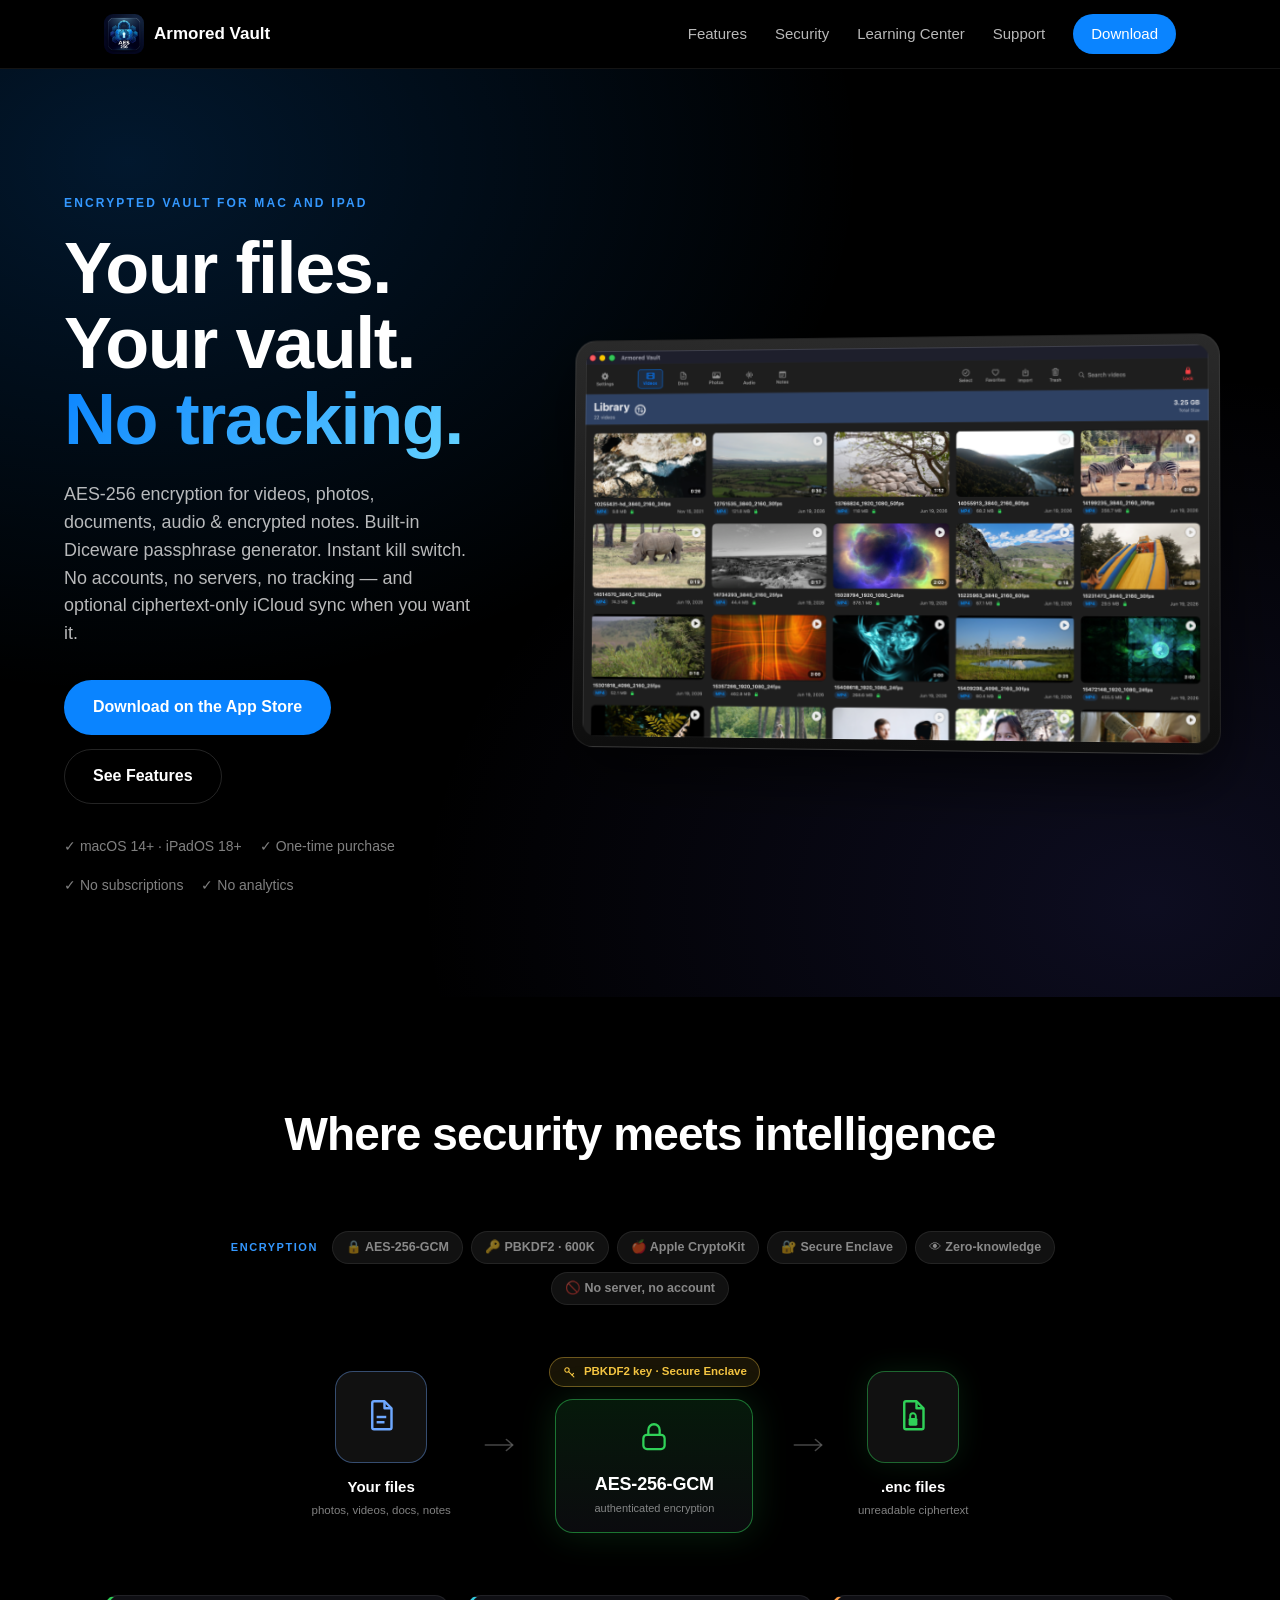
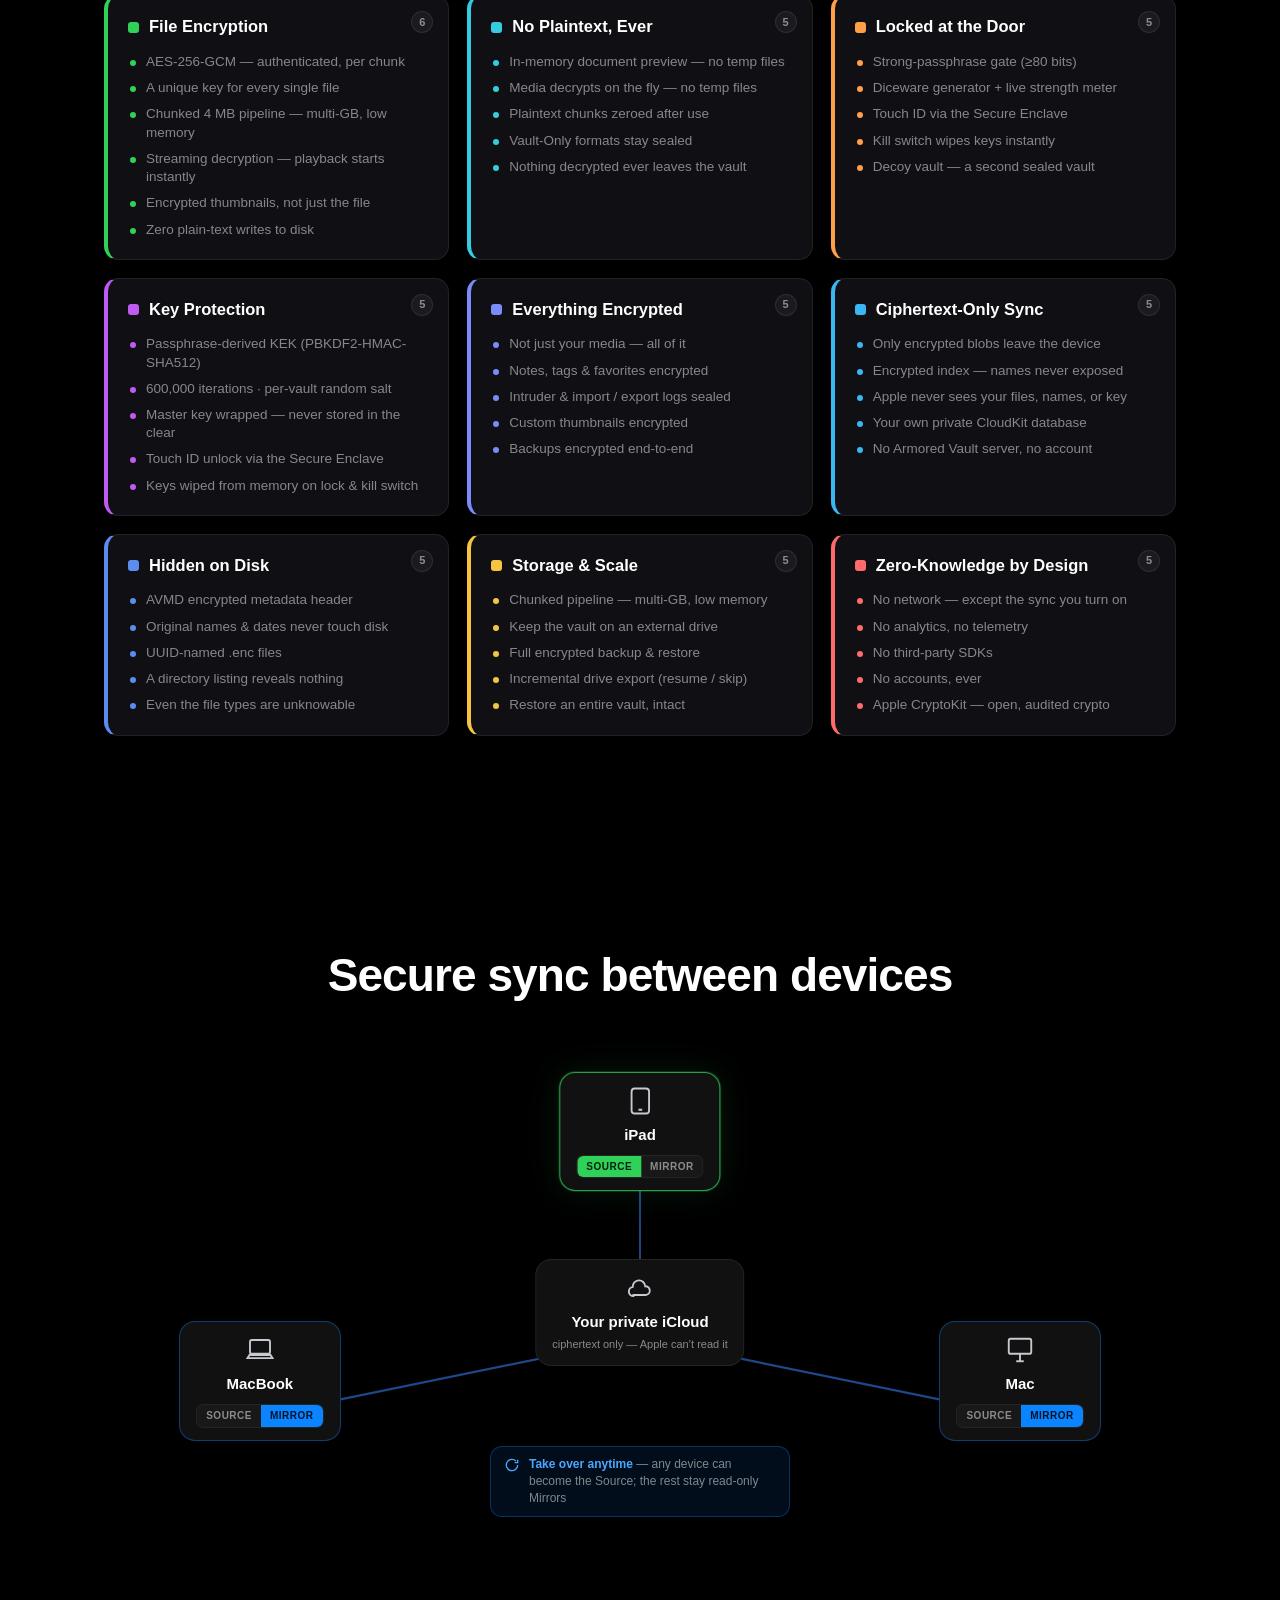
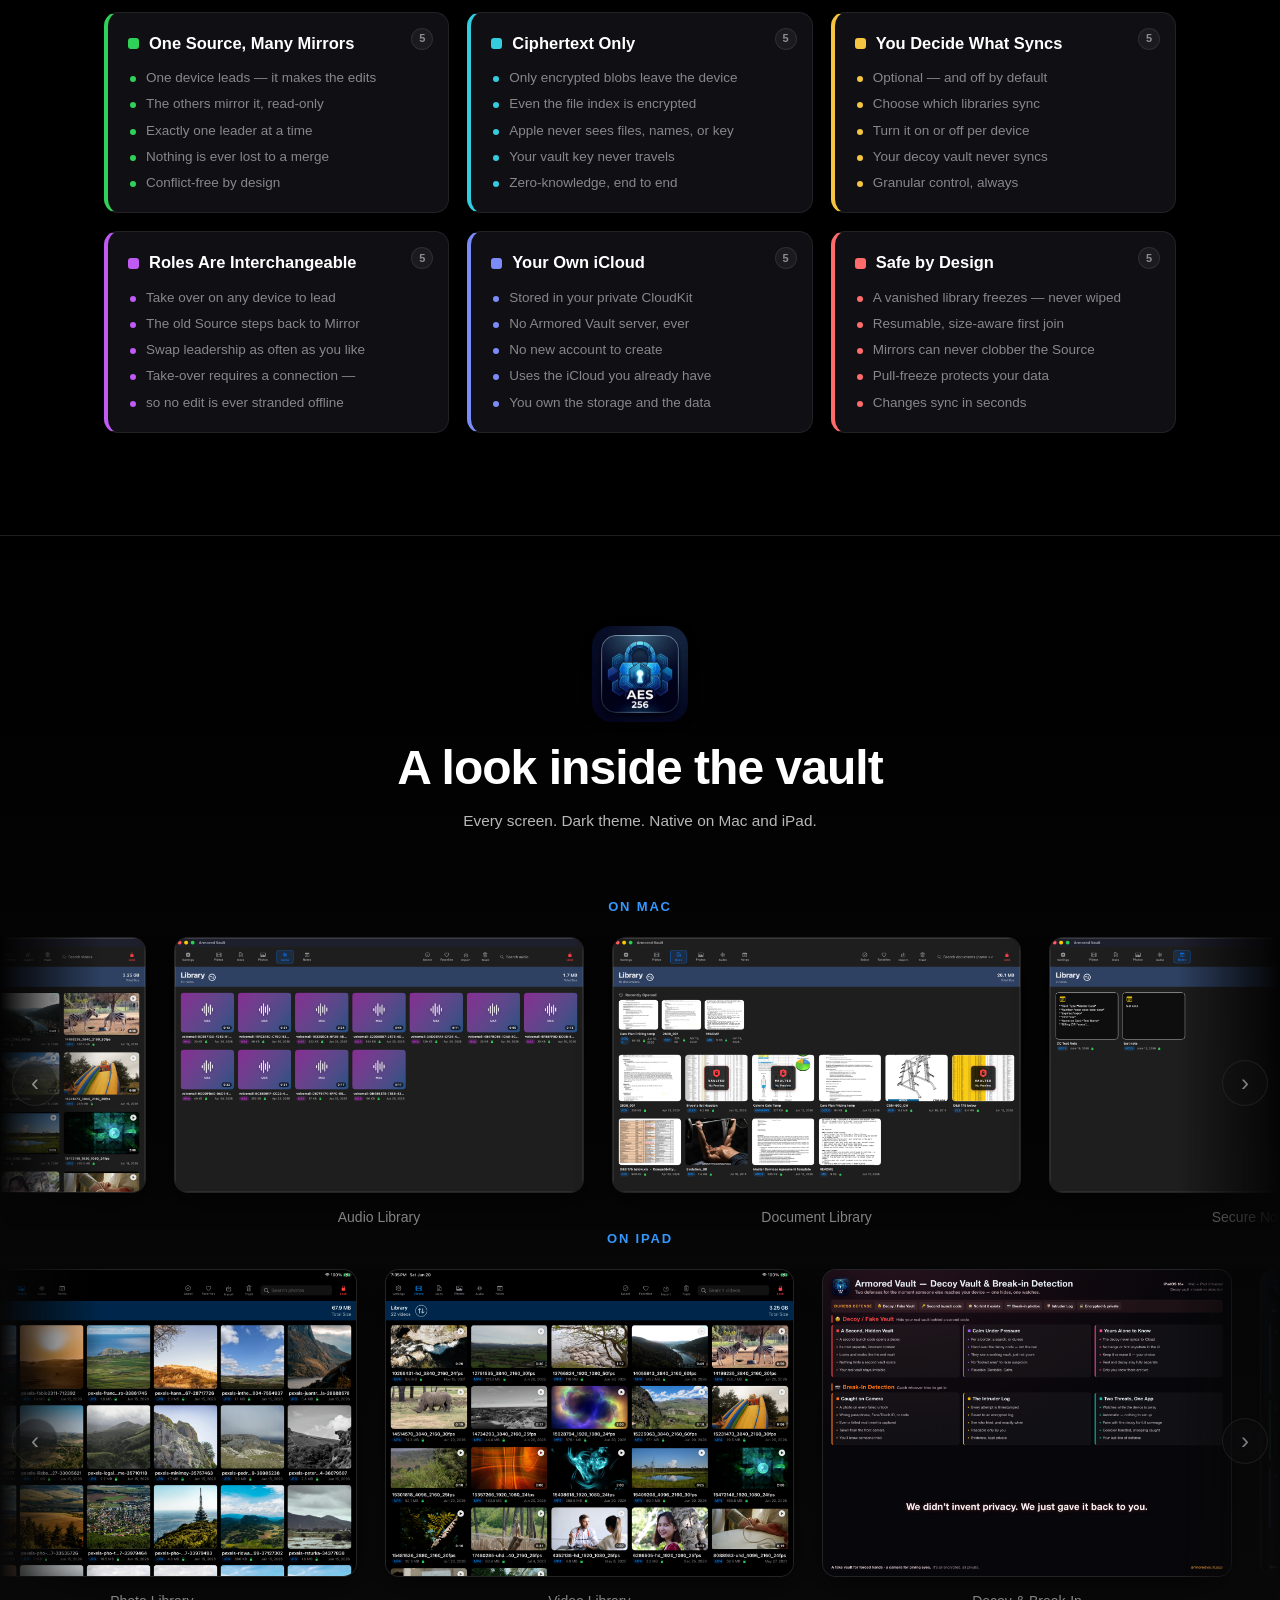
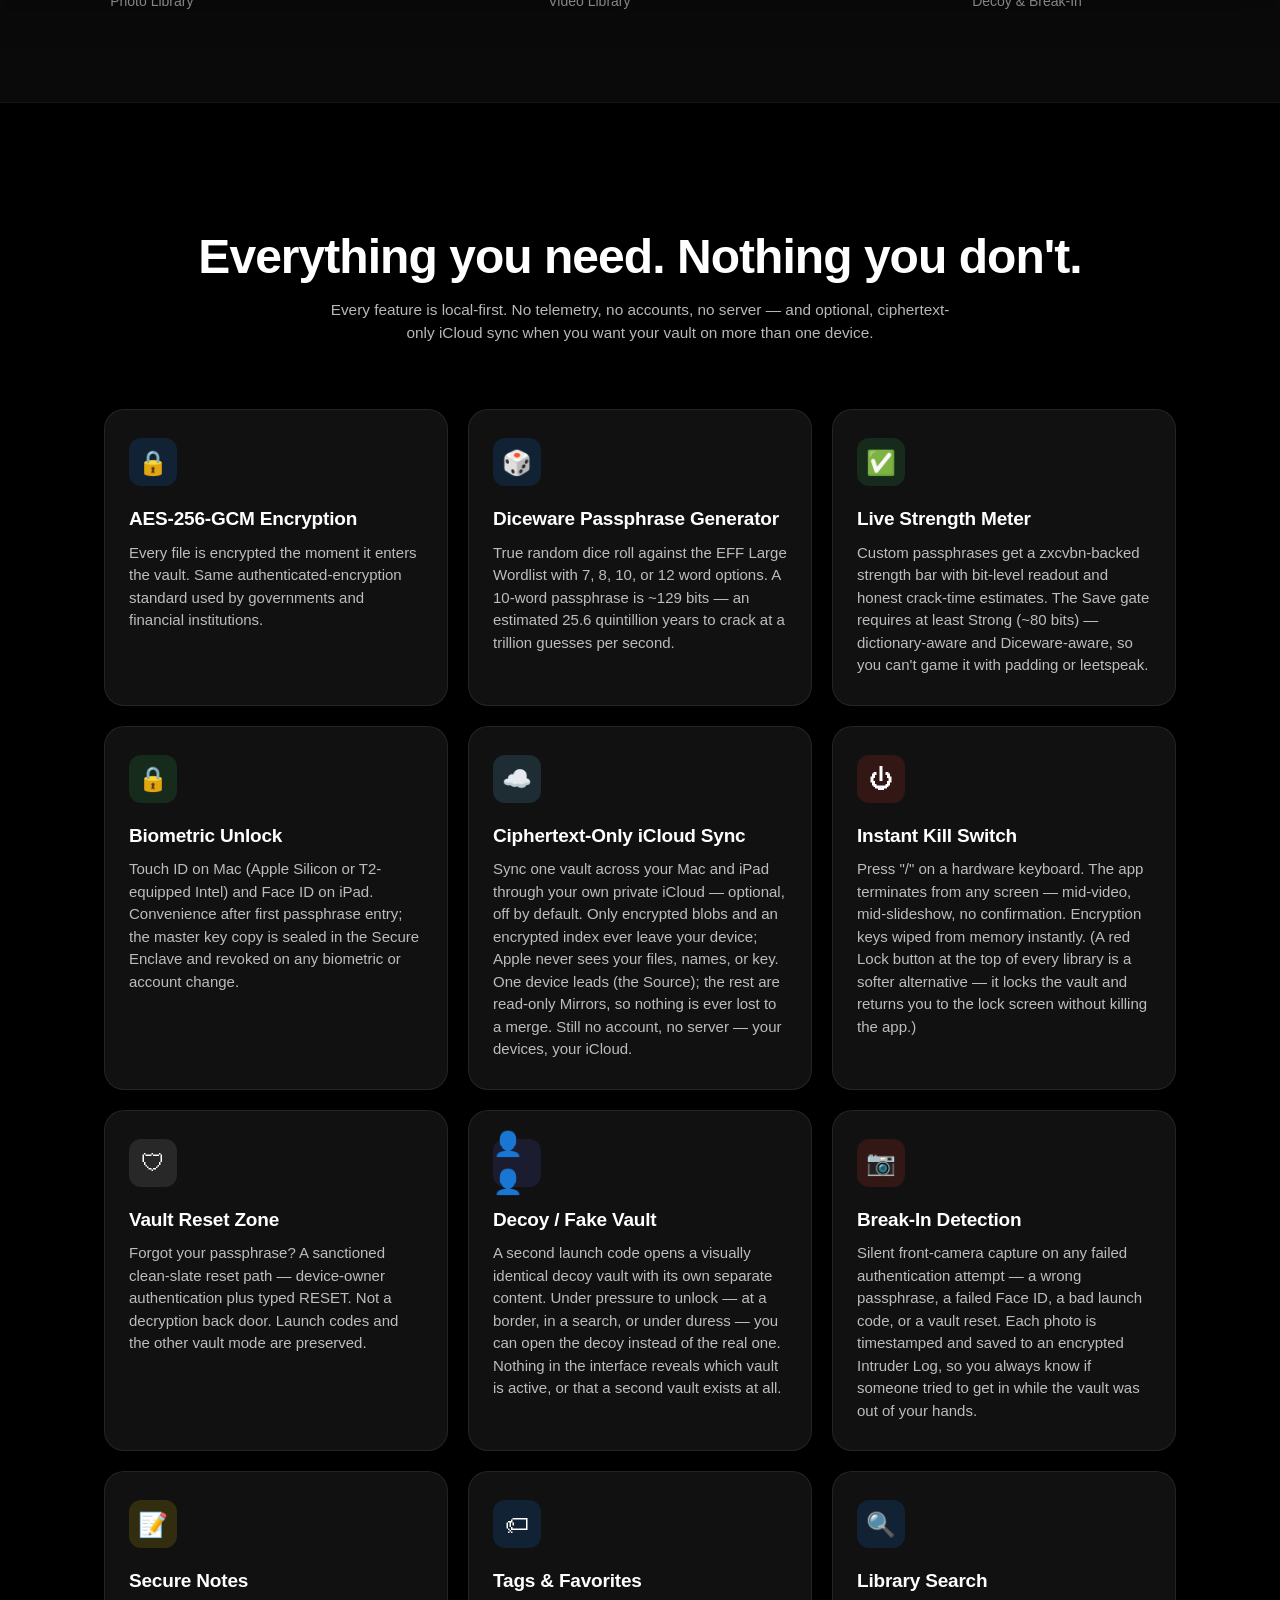
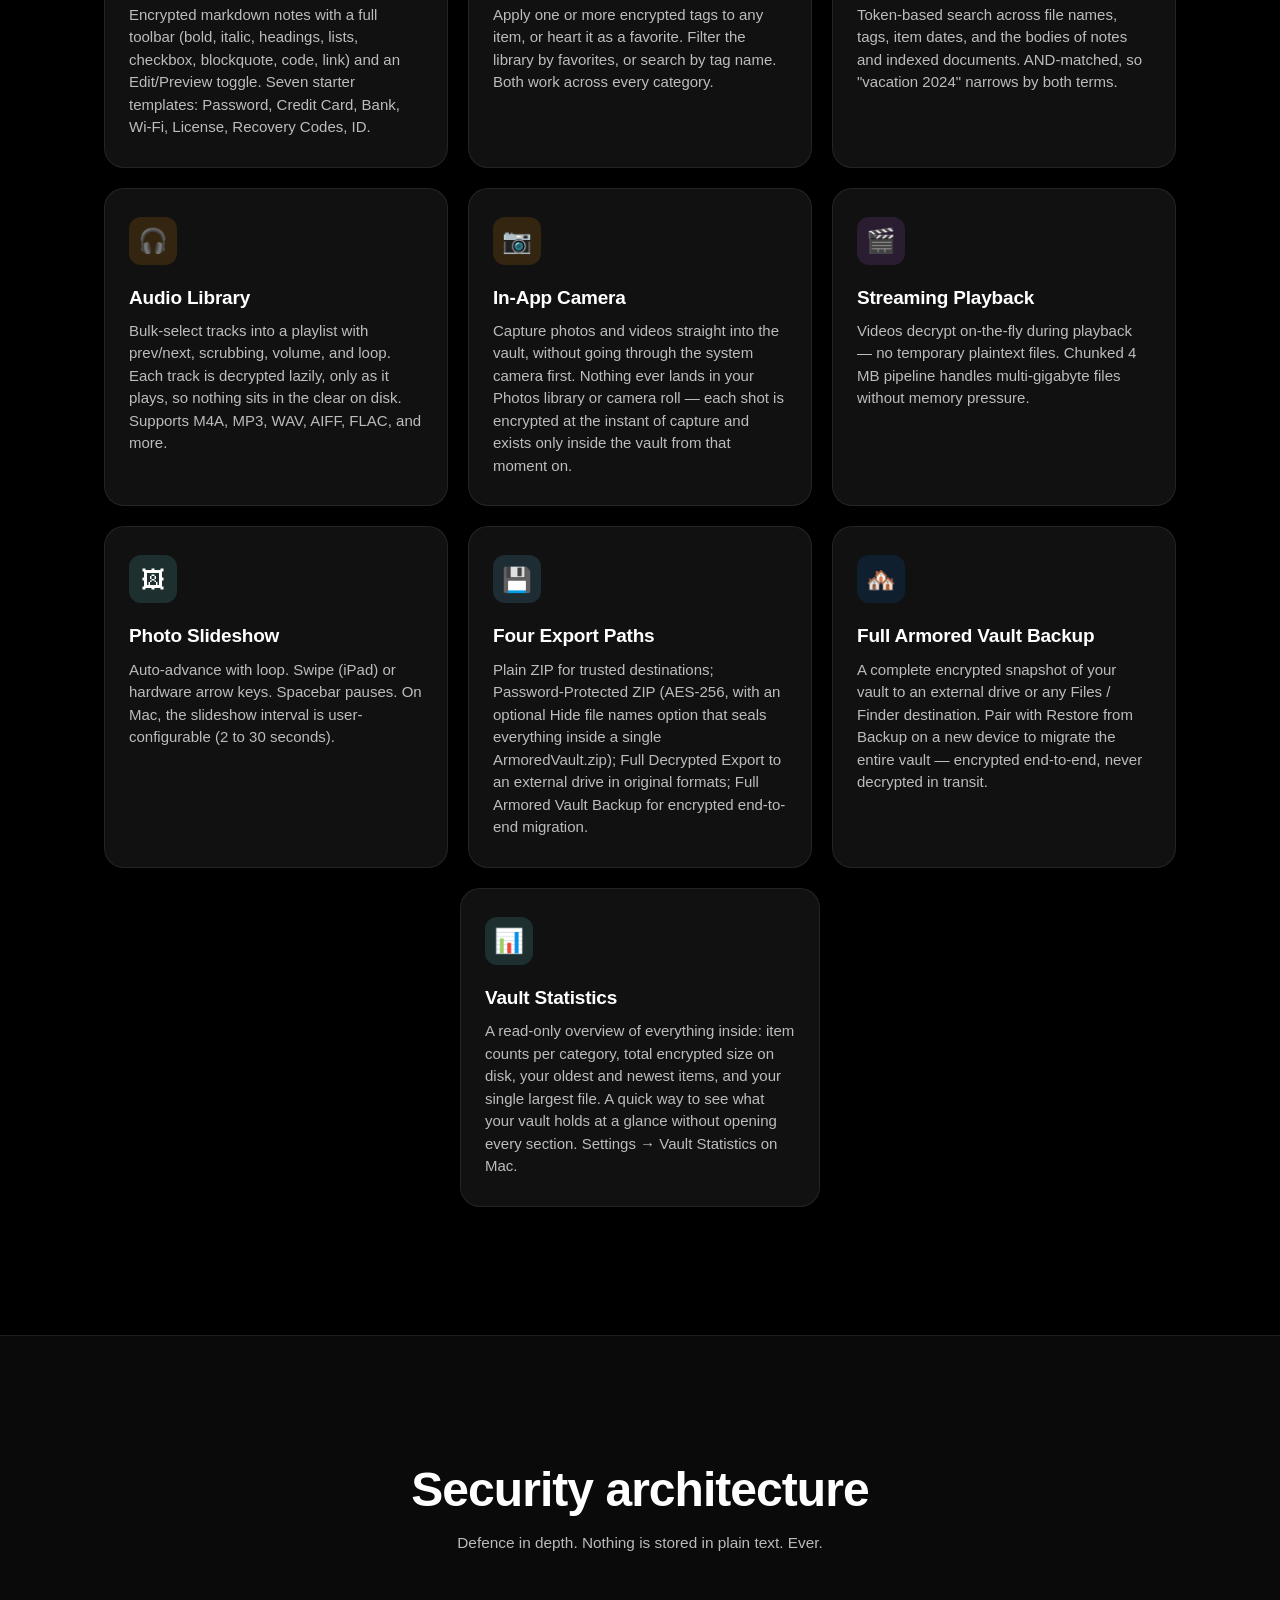
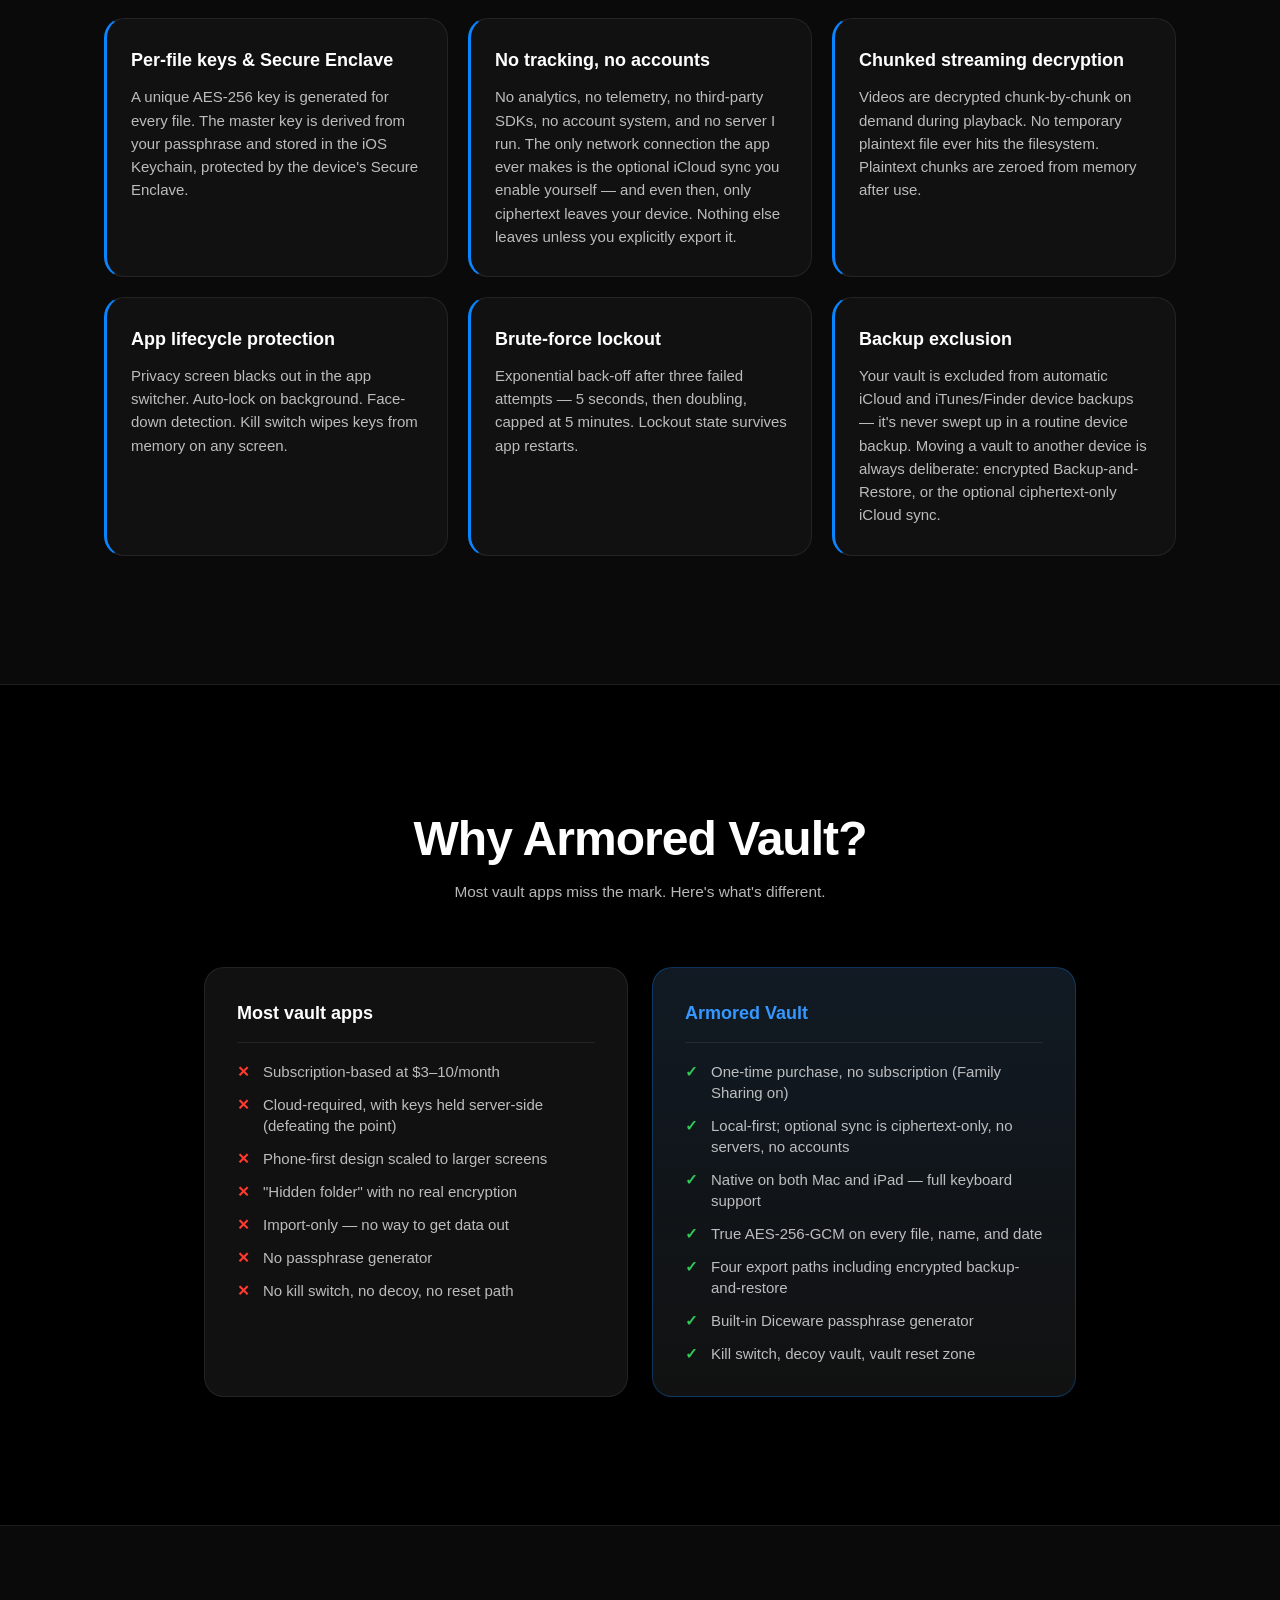
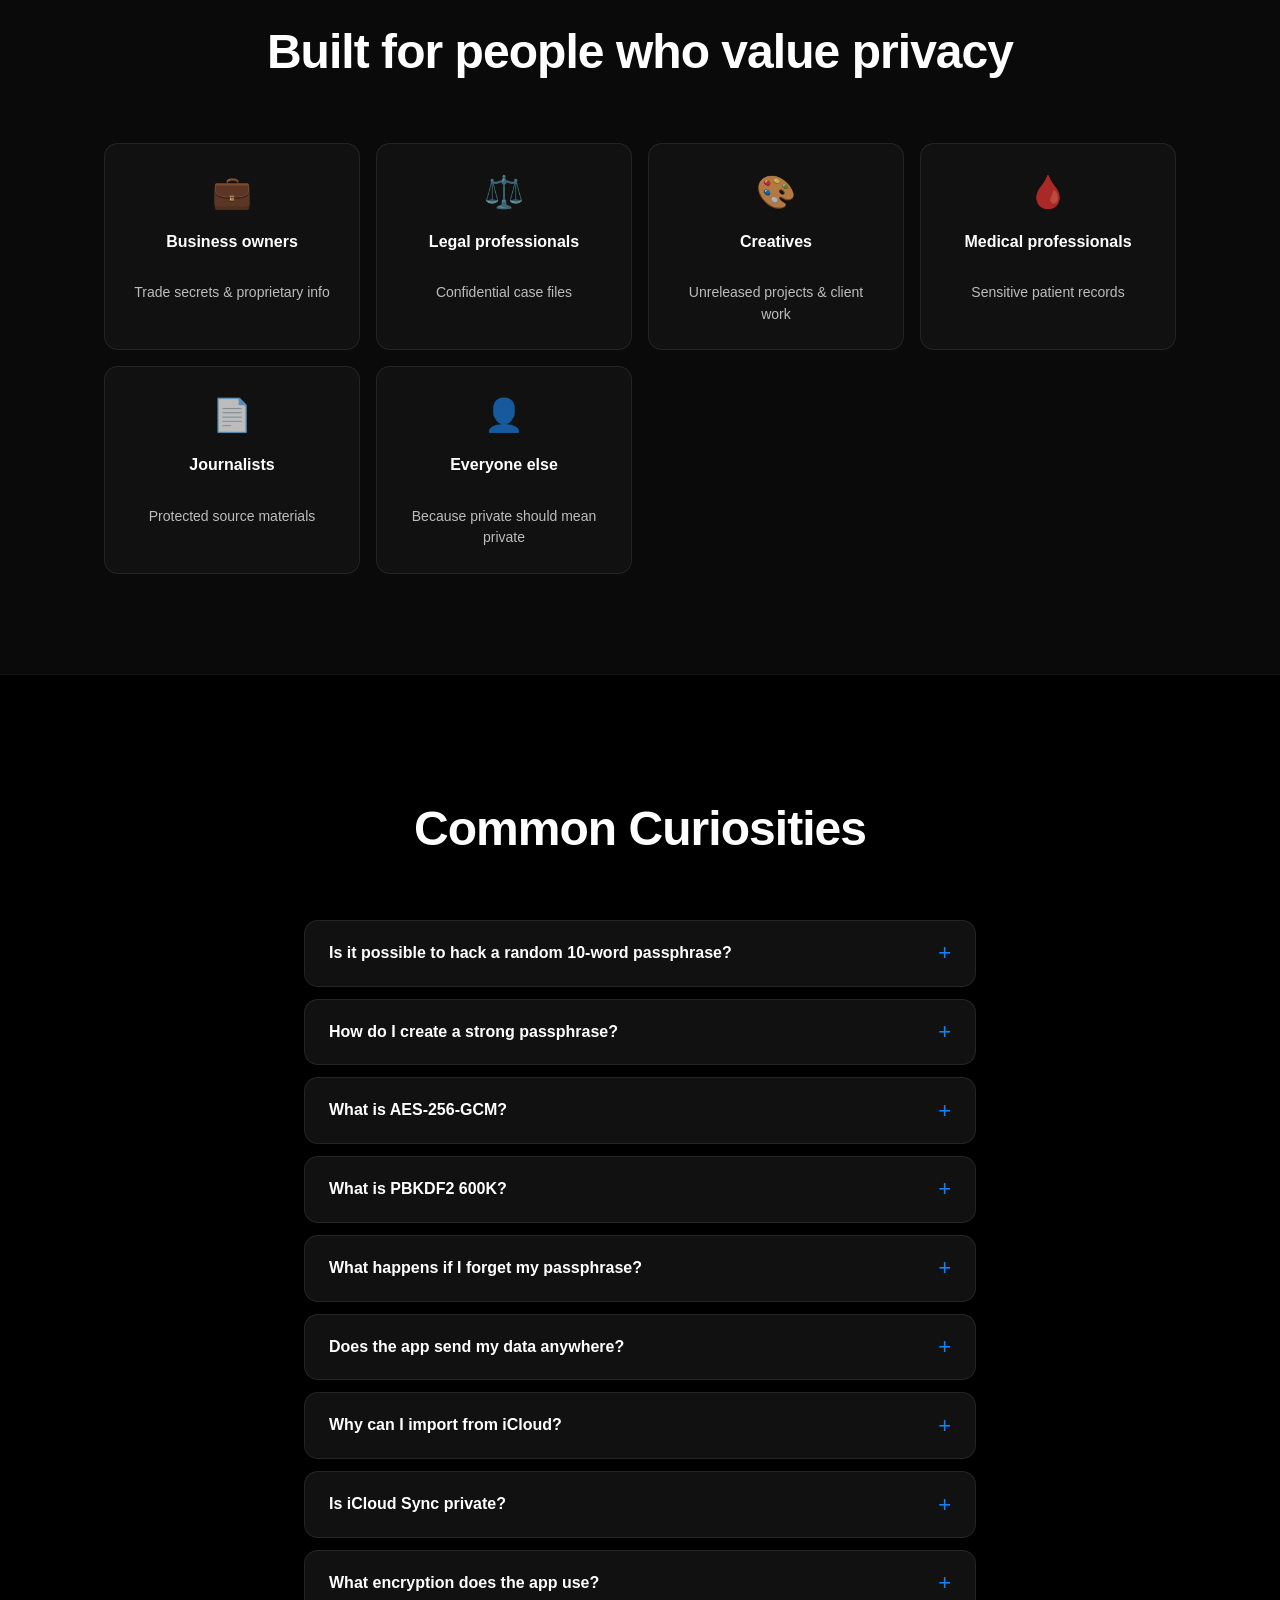
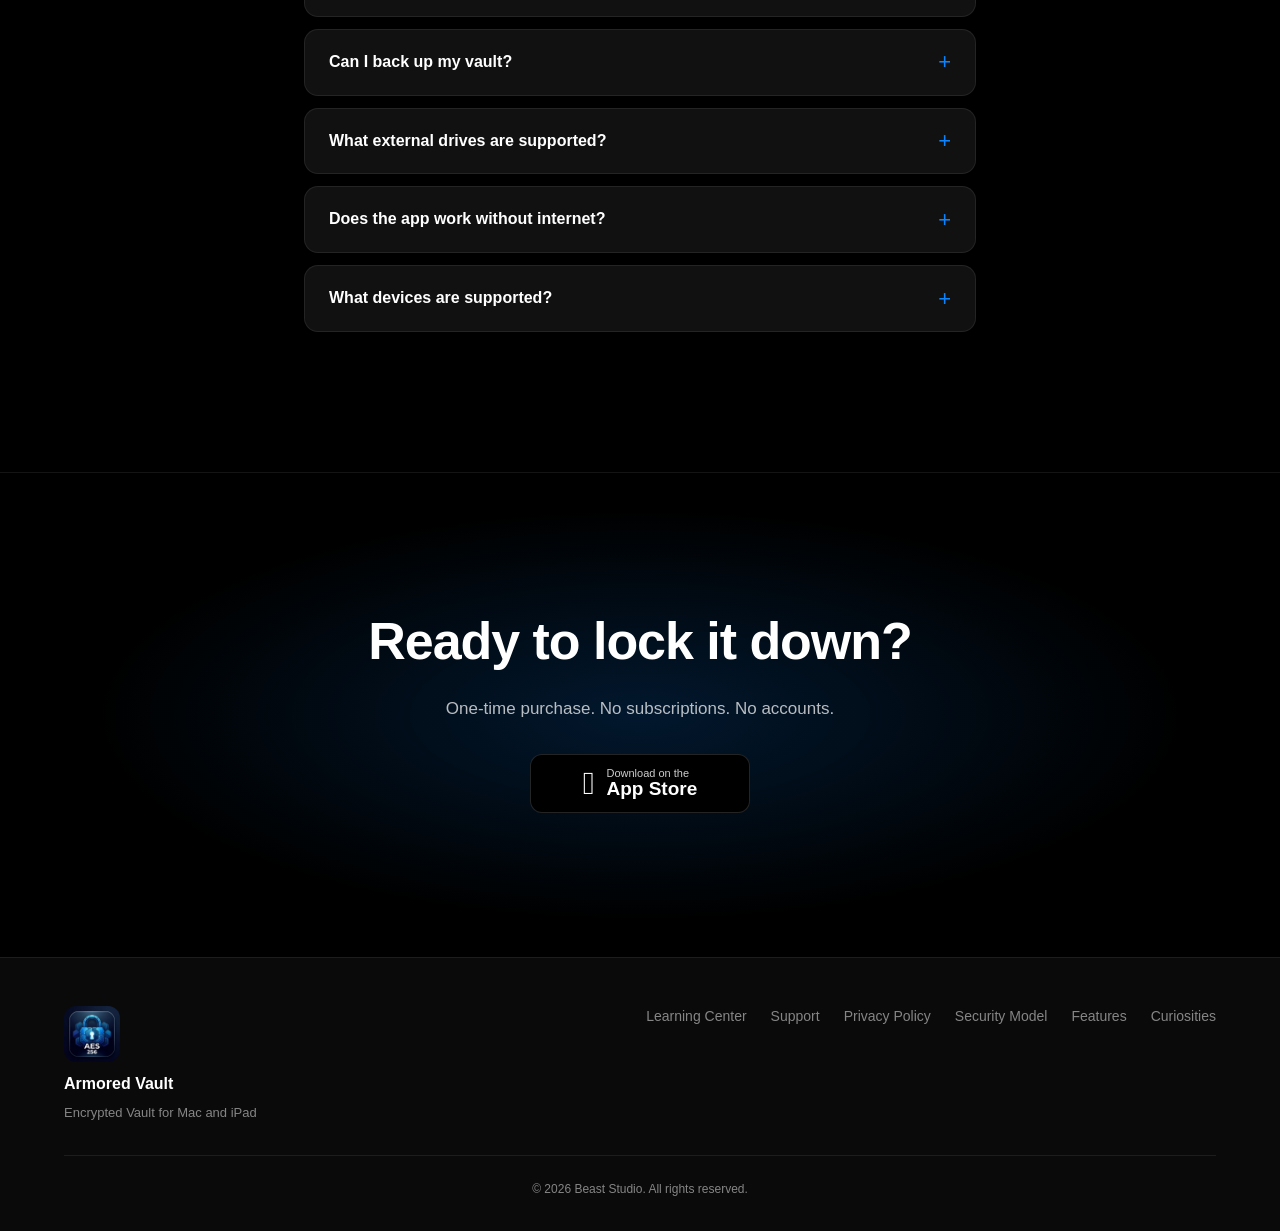
<file: index.html>
<!DOCTYPE html>
<html lang="en">
<head>
    <meta charset="UTF-8">
    <meta name="viewport" content="width=device-width, initial-scale=1.0">
    <title>Armored Vault — Encrypted Vault for iPad and Mac</title>
    <meta name="description" content="Armored Vault turns your iPad or Mac into a hardened vault for videos, photos, documents, audio, and encrypted markdown notes. AES-256 encryption, Diceware passphrase generator, instant kill switch, and optional ciphertext-only iCloud sync.">
    <link rel="icon" type="image/png" href="assets/app-icon.png">
    <link rel="apple-touch-icon" href="assets/app-icon.png">
    <link rel="stylesheet" href="style.css?v=20260701a">
</head>
<body>

<!-- ═══════════════════ NAV ═══════════════════ -->
<header class="nav">
    <div class="nav-inner">
        <a href="#top" class="nav-brand">
            <img class="nav-icon" src="assets/app-icon.png" alt="">
            <span>Armored Vault</span>
        </a>
        <button class="nav-toggle" aria-label="Toggle menu" aria-expanded="false">
            <span></span><span></span><span></span>
        </button>
        <nav class="nav-links">
            <a href="#features">Features</a>
            <a href="#security">Security</a>
            <a href="learning-center.html">Learning Center</a>
            <a href="support.html">Support</a>
            <a href="https://apps.apple.com/app/id6778332177" class="nav-cta" target="_blank" rel="noopener">Download</a>
        </nav>
    </div>
</header>

<!-- ═══════════════════ HERO ═══════════════════ -->
<section class="hero" id="top">
    <div class="hero-inner">
        <div class="hero-copy">
            <span class="eyebrow">ENCRYPTED VAULT FOR MAC AND iPAD</span>
            <h1>Your files.<br>Your vault.<br><span class="accent">No tracking.</span></h1>
            <p class="hero-sub">AES-256 encryption for videos, photos, documents, audio &amp; encrypted notes. Built-in Diceware passphrase generator. Instant kill switch. No accounts, no servers, no tracking — and optional ciphertext-only iCloud sync when you want it.</p>
            <div class="hero-ctas">
                <a href="https://apps.apple.com/app/id6778332177" class="btn btn-primary" target="_blank" rel="noopener">Download on the App Store</a>
                <a href="#features" class="btn btn-ghost">See Features</a>
            </div>
            <ul class="hero-badges">
                <li>&#10003; macOS 14+ &middot; iPadOS 18+</li>
                <li>&#10003; One-time purchase</li>
                <li>&#10003; No subscriptions</li>
                <li>&#10003; No analytics</li>
            </ul>
        </div>
        <div class="hero-device">
            <div class="device-frame">
                <img src="Website Images/Videos-1.png" alt="Armored Vault encrypted video library on Mac">
            </div>
        </div>
    </div>
</section>

<!-- WHERE SECURITY MEETS INTELLIGENCE -->
<section class="sync" id="encryption">
    <div class="sync-inner">
        <h2 class="sync-title">Where security meets intelligence</h2>
        <div class="spec-pills">
            <span class="spec-tag">ENCRYPTION</span>
            <span class="spec-pill">&#128274; AES-256-GCM</span>
            <span class="spec-pill">&#128273; PBKDF2 &middot; 600K</span>
            <span class="spec-pill">&#127822; Apple CryptoKit</span>
            <span class="spec-pill">&#128272; Secure Enclave</span>
            <span class="spec-pill">&#128065; Zero-knowledge</span>
            <span class="spec-pill">&#128683; No server, no account</span>
        </div>

        <div class="flow">
            <div class="flow-stage">
                <div class="flow-icon flow-files">
                    <svg viewBox="0 0 24 24" fill="none" stroke="currentColor" stroke-width="1.4" stroke-linejoin="round"><path d="M14 3H8a1 1 0 0 0-1 1v14a1 1 0 0 0 1 1h9a1 1 0 0 0 1-1V7z"/><path d="M14 3v4h4"/><line x1="9.5" y1="12" x2="15" y2="12"/><line x1="9.5" y1="15" x2="14" y2="15"/></svg>
                </div>
                <div class="flow-label">Your files</div>
                <div class="flow-sub">photos, videos, docs, notes</div>
            </div>

            <div class="flow-arrow">
                <svg viewBox="0 0 40 24" fill="none" stroke="currentColor" stroke-width="1.7" stroke-linecap="round" stroke-linejoin="round"><line x1="4" y1="12" x2="33" y2="12"/><path d="M27 6l7 6-7 6"/></svg>
            </div>

            <div class="flow-engine-stage">
                <div class="flow-key">
                    <svg viewBox="0 0 24 24" fill="none" stroke="currentColor" stroke-width="1.7" stroke-linecap="round" stroke-linejoin="round"><circle cx="8" cy="8" r="3.5"/><path d="M10.5 10.5l8.5 8.5"/><path d="M16 16l2.5-2.5"/></svg>
                    PBKDF2 key &middot; Secure Enclave
                </div>
                <div class="flow-engine">
                    <svg viewBox="0 0 24 24" fill="none" stroke="currentColor" stroke-width="1.6" stroke-linecap="round"><rect x="4.5" y="10.5" width="15" height="10" rx="2.5"/><path d="M8 10.5V7a4 4 0 0 1 8 0v3.5"/></svg>
                    <div class="flow-engine-title">AES-256-GCM</div>
                    <div class="flow-engine-sub">authenticated encryption</div>
                </div>
            </div>

            <div class="flow-arrow">
                <svg viewBox="0 0 40 24" fill="none" stroke="currentColor" stroke-width="1.7" stroke-linecap="round" stroke-linejoin="round"><line x1="4" y1="12" x2="33" y2="12"/><path d="M27 6l7 6-7 6"/></svg>
            </div>

            <div class="flow-stage">
                <div class="flow-icon flow-enc">
                    <svg viewBox="0 0 24 24" fill="none" stroke="currentColor" stroke-width="1.4" stroke-linejoin="round"><path d="M14 3H8a1 1 0 0 0-1 1v14a1 1 0 0 0 1 1h9a1 1 0 0 0 1-1V7z"/><path d="M14 3v4h4"/><rect x="9.5" y="12.5" width="5" height="4.5" rx="0.8" fill="currentColor" stroke="none"/><path d="M10.4 12.5v-1a1.6 1.6 0 0 1 3.2 0v1" stroke-width="1.1"/></svg>
                </div>
                <div class="flow-label">.enc files</div>
                <div class="flow-sub">unreadable ciphertext</div>
            </div>
        </div>

        <div class="sync-grid">
            <div class="sync-card sc-green">
                <span class="count">6</span>
                <h3>File Encryption</h3>
                <ul>
                    <li>AES-256-GCM &mdash; authenticated, per chunk</li>
                    <li>A unique key for every single file</li>
                    <li>Chunked 4 MB pipeline &mdash; multi-GB, low memory</li>
                    <li>Streaming decryption &mdash; playback starts instantly</li>
                    <li>Encrypted thumbnails, not just the file</li>
                    <li>Zero plain-text writes to disk</li>
                </ul>
            </div>
            <div class="sync-card sc-teal">
                <span class="count">5</span>
                <h3>No Plaintext, Ever</h3>
                <ul>
                    <li>In-memory document preview &mdash; no temp files</li>
                    <li>Media decrypts on the fly &mdash; no temp files</li>
                    <li>Plaintext chunks zeroed after use</li>
                    <li>Vault-Only formats stay sealed</li>
                    <li>Nothing decrypted ever leaves the vault</li>
                </ul>
            </div>
            <div class="sync-card sc-orange">
                <span class="count">5</span>
                <h3>Locked at the Door</h3>
                <ul>
                    <li>Strong-passphrase gate (&ge;80 bits)</li>
                    <li>Diceware generator + live strength meter</li>
                    <li>Touch ID via the Secure Enclave</li>
                    <li>Kill switch wipes keys instantly</li>
                    <li>Decoy vault &mdash; a second sealed vault</li>
                </ul>
            </div>
            <div class="sync-card sc-purple">
                <span class="count">5</span>
                <h3>Key Protection</h3>
                <ul>
                    <li>Passphrase-derived KEK (PBKDF2-HMAC-SHA512)</li>
                    <li>600,000 iterations &middot; per-vault random salt</li>
                    <li>Master key wrapped &mdash; never stored in the clear</li>
                    <li>Touch ID unlock via the Secure Enclave</li>
                    <li>Keys wiped from memory on lock &amp; kill switch</li>
                </ul>
            </div>
            <div class="sync-card sc-indigo">
                <span class="count">5</span>
                <h3>Everything Encrypted</h3>
                <ul>
                    <li>Not just your media &mdash; all of it</li>
                    <li>Notes, tags &amp; favorites encrypted</li>
                    <li>Intruder &amp; import / export logs sealed</li>
                    <li>Custom thumbnails encrypted</li>
                    <li>Backups encrypted end-to-end</li>
                </ul>
            </div>
            <div class="sync-card sc-cyan">
                <span class="count">5</span>
                <h3>Ciphertext-Only Sync</h3>
                <ul>
                    <li>Only encrypted blobs leave the device</li>
                    <li>Encrypted index &mdash; names never exposed</li>
                    <li>Apple never sees your files, names, or key</li>
                    <li>Your own private CloudKit database</li>
                    <li>No Armored Vault server, no account</li>
                </ul>
            </div>
            <div class="sync-card sc-blue">
                <span class="count">5</span>
                <h3>Hidden on Disk</h3>
                <ul>
                    <li>AVMD encrypted metadata header</li>
                    <li>Original names &amp; dates never touch disk</li>
                    <li>UUID-named .enc files</li>
                    <li>A directory listing reveals nothing</li>
                    <li>Even the file types are unknowable</li>
                </ul>
            </div>
            <div class="sync-card sc-yellow">
                <span class="count">5</span>
                <h3>Storage &amp; Scale</h3>
                <ul>
                    <li>Chunked pipeline &mdash; multi-GB, low memory</li>
                    <li>Keep the vault on an external drive</li>
                    <li>Full encrypted backup &amp; restore</li>
                    <li>Incremental drive export (resume / skip)</li>
                    <li>Restore an entire vault, intact</li>
                </ul>
            </div>
            <div class="sync-card sc-red">
                <span class="count">5</span>
                <h3>Zero-Knowledge by Design</h3>
                <ul>
                    <li>No network &mdash; except the sync you turn on</li>
                    <li>No analytics, no telemetry</li>
                    <li>No third-party SDKs</li>
                    <li>No accounts, ever</li>
                    <li>Apple CryptoKit &mdash; open, audited crypto</li>
                </ul>
            </div>
        </div>
    </div>
</section>

<!-- SECURE SYNC -->
<section class="sync" id="sync">
    <div class="sync-inner">
        <h2 class="sync-title">Secure sync between devices</h2>

        <div class="topo">
            <svg class="topo-lines" viewBox="0 0 1000 430" preserveAspectRatio="none" aria-hidden="true">
                <g stroke="#2e6fd0" stroke-width="2" fill="none" opacity="0.65">
                    <path d="M500 168 L500 92" />
                    <path d="M468 244 L150 300" />
                    <path d="M532 244 L850 300" />
                </g>
            </svg>

            <div class="node node-ipad">
                <svg class="glyph" viewBox="0 0 24 24" fill="none" stroke="currentColor" stroke-width="1.5"><rect x="5" y="2" width="14" height="20" rx="2.5"/><line x1="10.5" y1="19" x2="13.5" y2="19"/></svg>
                <div class="node-name">iPad</div>
                <div class="roles"><span class="on-source">SOURCE</span><span>MIRROR</span></div>
            </div>

            <div class="node node-cloud">
                <svg class="glyph" viewBox="0 0 24 24" fill="none" stroke="currentColor" stroke-width="1.5"><path d="M6.5 18.5a3.7 3.7 0 0 1-.5-7.35A5 5 0 0 1 16 10.6a3.5 3.5 0 0 1 .8 6.93 3.6 3.6 0 0 1-.55.05H6.5z"/></svg>
                <div class="node-name">Your private iCloud</div>
                <div class="node-sub">ciphertext only &mdash; Apple can&rsquo;t read it</div>
            </div>

            <div class="node node-macbook">
                <svg class="glyph" viewBox="0 0 24 24" fill="none" stroke="currentColor" stroke-width="1.5"><rect x="4" y="4" width="16" height="11" rx="1.5"/><path d="M2 18.5h20l-1.6-2.5H3.6z"/></svg>
                <div class="node-name">MacBook</div>
                <div class="roles"><span>SOURCE</span><span class="on-mirror">MIRROR</span></div>
            </div>

            <div class="node node-mac">
                <svg class="glyph" viewBox="0 0 24 24" fill="none" stroke="currentColor" stroke-width="1.5"><rect x="3" y="3" width="18" height="12" rx="1.5"/><line x1="9" y1="21" x2="15" y2="21"/><line x1="12" y1="15" x2="12" y2="21"/></svg>
                <div class="node-name">Mac</div>
                <div class="roles"><span>SOURCE</span><span class="on-mirror">MIRROR</span></div>
            </div>

            <div class="topo-pill">
                <svg class="pill-ico" width="16" height="16" viewBox="0 0 24 24" fill="none" stroke="currentColor" stroke-width="2"><path d="M20.5 12a8.5 8.5 0 1 1-2.6-6.1"/><path d="M20.5 4v4.5H16"/></svg>
                <div><strong>Take over anytime</strong> &mdash; any device can become the Source; the rest stay read-only Mirrors</div>
            </div>
        </div>

        <div class="sync-grid">
            <div class="sync-card sc-green">
                <span class="count">5</span>
                <h3>One Source, Many Mirrors</h3>
                <ul>
                    <li>One device leads &mdash; it makes the edits</li>
                    <li>The others mirror it, read-only</li>
                    <li>Exactly one leader at a time</li>
                    <li>Nothing is ever lost to a merge</li>
                    <li>Conflict-free by design</li>
                </ul>
            </div>
            <div class="sync-card sc-teal">
                <span class="count">5</span>
                <h3>Ciphertext Only</h3>
                <ul>
                    <li>Only encrypted blobs leave the device</li>
                    <li>Even the file index is encrypted</li>
                    <li>Apple never sees files, names, or key</li>
                    <li>Your vault key never travels</li>
                    <li>Zero-knowledge, end to end</li>
                </ul>
            </div>
            <div class="sync-card sc-yellow">
                <span class="count">5</span>
                <h3>You Decide What Syncs</h3>
                <ul>
                    <li>Optional &mdash; and off by default</li>
                    <li>Choose which libraries sync</li>
                    <li>Turn it on or off per device</li>
                    <li>Your decoy vault never syncs</li>
                    <li>Granular control, always</li>
                </ul>
            </div>
            <div class="sync-card sc-purple">
                <span class="count">5</span>
                <h3>Roles Are Interchangeable</h3>
                <ul>
                    <li>Take over on any device to lead</li>
                    <li>The old Source steps back to Mirror</li>
                    <li>Swap leadership as often as you like</li>
                    <li>Take-over requires a connection &mdash;</li>
                    <li>so no edit is ever stranded offline</li>
                </ul>
            </div>
            <div class="sync-card sc-indigo">
                <span class="count">5</span>
                <h3>Your Own iCloud</h3>
                <ul>
                    <li>Stored in your private CloudKit</li>
                    <li>No Armored Vault server, ever</li>
                    <li>No new account to create</li>
                    <li>Uses the iCloud you already have</li>
                    <li>You own the storage and the data</li>
                </ul>
            </div>
            <div class="sync-card sc-red">
                <span class="count">5</span>
                <h3>Safe by Design</h3>
                <ul>
                    <li>A vanished library freezes &mdash; never wiped</li>
                    <li>Resumable, size-aware first join</li>
                    <li>Mirrors can never clobber the Source</li>
                    <li>Pull-freeze protects your data</li>
                    <li>Changes sync in seconds</li>
                </ul>
            </div>
        </div>
    </div>
</section>

<!-- ═══════════════════ SCROLLING SCREENSHOTS MARQUEE ═══════════════════ -->
<section class="marquee-section">
    <div class="section-head">
        <img src="assets/app-icon.png" alt="Armored Vault" class="brand-mark">
        <h2>A look inside the vault</h2>
        <p>Every screen. Dark theme. Native on Mac and iPad.</p>
    </div>

    <!-- On Mac (scrolls left-to-right) -->
    <p class="marquee-label">On Mac</p>
    <div class="marquee mac-marquee">
        <div class="marquee-track">
            <!-- Track 1 -->
            <figure class="shot"><img src="Website Images/mac/Photos-1.png" alt="Photo Library on Mac"><figcaption>Photo Library</figcaption></figure>
            <figure class="shot"><img src="Website Images/mac/Videos-1.png" alt="Video Library on Mac"><figcaption>Video Library</figcaption></figure>
            <figure class="shot"><img src="Website Images/mac/Audio-1.png" alt="Audio Library on Mac"><figcaption>Audio Library</figcaption></figure>
            <figure class="shot"><img src="Website Images/mac/Docs-1.png" alt="Document Library on Mac"><figcaption>Document Library</figcaption></figure>
            <figure class="shot"><img src="Website Images/mac/Notes-1.png" alt="Secure Notes on Mac"><figcaption>Secure Notes</figcaption></figure>
            <figure class="shot"><img src="Website Images/mac/Dice-1.png" alt="Generate Passphrase on Mac"><figcaption>Generate Passphrase</figcaption></figure>
            <figure class="shot"><img src="Website Images/mac/Dice2-1.png" alt="Diceware passphrase on Mac"><figcaption>Diceware &mdash; 129 bits</figcaption></figure>
            <figure class="shot"><img src="Website Images/mac/iCloud-1.png" alt="iCloud Sync on Mac"><figcaption>iCloud Sync</figcaption></figure>
            <figure class="shot"><img src="Website Images/mac/Export-1.png" alt="Full Backup on Mac"><figcaption>Full Backup</figcaption></figure>
            <figure class="shot"><img src="Website Images/mac/Statistics-1.png" alt="Vault Statistics on Mac"><figcaption>Vault Statistics</figcaption></figure>
            <figure class="shot"><img src="Website Images/mac/Privacy-1.png" alt="Privacy on Mac"><figcaption>Privacy</figcaption></figure>
            <figure class="shot"><img src="Website Images/mac/Decoy-1.png" alt="Decoy Vault on Mac"><figcaption>Decoy Vault</figcaption></figure>
            <!-- Track 2 - duplicate for seamless loop -->
            <figure class="shot" aria-hidden="true"><img src="Website Images/mac/Photos-1.png" alt=""><figcaption>Photo Library</figcaption></figure>
            <figure class="shot" aria-hidden="true"><img src="Website Images/mac/Videos-1.png" alt=""><figcaption>Video Library</figcaption></figure>
            <figure class="shot" aria-hidden="true"><img src="Website Images/mac/Audio-1.png" alt=""><figcaption>Audio Library</figcaption></figure>
            <figure class="shot" aria-hidden="true"><img src="Website Images/mac/Docs-1.png" alt=""><figcaption>Document Library</figcaption></figure>
            <figure class="shot" aria-hidden="true"><img src="Website Images/mac/Notes-1.png" alt=""><figcaption>Secure Notes</figcaption></figure>
            <figure class="shot" aria-hidden="true"><img src="Website Images/mac/Dice-1.png" alt=""><figcaption>Generate Passphrase</figcaption></figure>
            <figure class="shot" aria-hidden="true"><img src="Website Images/mac/Dice2-1.png" alt=""><figcaption>Diceware &mdash; 129 bits</figcaption></figure>
            <figure class="shot" aria-hidden="true"><img src="Website Images/mac/iCloud-1.png" alt=""><figcaption>iCloud Sync</figcaption></figure>
            <figure class="shot" aria-hidden="true"><img src="Website Images/mac/Export-1.png" alt=""><figcaption>Full Backup</figcaption></figure>
            <figure class="shot" aria-hidden="true"><img src="Website Images/mac/Statistics-1.png" alt=""><figcaption>Vault Statistics</figcaption></figure>
            <figure class="shot" aria-hidden="true"><img src="Website Images/mac/Privacy-1.png" alt=""><figcaption>Privacy</figcaption></figure>
            <figure class="shot" aria-hidden="true"><img src="Website Images/mac/Decoy-1.png" alt=""><figcaption>Decoy Vault</figcaption></figure>
        </div>
    </div>

    <!-- On iPad (scrolls right-to-left) -->
    <p class="marquee-label">On iPad</p>
    <div class="marquee">
        <div class="marquee-track">
            <!-- Track 1 -->
            <figure class="shot">
                <img src="Website Images/Photo Library.PNG" alt="Photo Library">
                <figcaption>Photo Library</figcaption>
            </figure>
            <figure class="shot">
                <img src="Website Images/Video Library.PNG" alt="Video Library">
                <figcaption>Video Library</figcaption>
            </figure>
            <figure class="shot"><img src="Website Images/asc-ipad/01_Decoy-BreakIn.png" alt="Decoy Vault and Break-In Detection"><figcaption>Decoy &amp; Break-In</figcaption></figure>
            <figure class="shot"><img src="Website Images/asc-ipad/03_Encryption.png" alt="AES-256 encryption"><figcaption>Encryption</figcaption></figure>
            <figure class="shot"><img src="Website Images/asc-ipad/05_iCloud.png" alt="Ciphertext-only iCloud sync"><figcaption>iCloud Sync</figcaption></figure>
            <figure class="shot"><img src="Website Images/asc-ipad/06_Passphrase-Hero.png" alt="Passphrase protection"><figcaption>Passphrase</figcaption></figure>
            <figure class="shot"><img src="Website Images/asc-ipad/07_Diceware.png" alt="Diceware passphrase generator"><figcaption>Diceware</figcaption></figure>
            <figure class="shot"><img src="Website Images/asc-ipad/08_Feature-Map.png" alt="Feature map"><figcaption>Feature Map</figcaption></figure>
            <figure class="shot"><img src="Website Images/asc-ipad/09_Pricing.png" alt="Pricing"><figcaption>Pricing</figcaption></figure>
            <!-- Track 2 — duplicate for seamless loop (aria-hidden so screen readers don't repeat) -->
            <figure class="shot" aria-hidden="true">
                <img src="Website Images/Photo Library.PNG" alt="">
                <figcaption>Photo Library</figcaption>
            </figure>
            <figure class="shot" aria-hidden="true">
                <img src="Website Images/Video Library.PNG" alt="">
                <figcaption>Video Library</figcaption>
            </figure>
            <figure class="shot" aria-hidden="true"><img src="Website Images/asc-ipad/01_Decoy-BreakIn.png" alt=""><figcaption>Decoy &amp; Break-In</figcaption></figure>
            <figure class="shot" aria-hidden="true"><img src="Website Images/asc-ipad/03_Encryption.png" alt=""><figcaption>Encryption</figcaption></figure>
            <figure class="shot" aria-hidden="true"><img src="Website Images/asc-ipad/05_iCloud.png" alt=""><figcaption>iCloud Sync</figcaption></figure>
            <figure class="shot" aria-hidden="true"><img src="Website Images/asc-ipad/06_Passphrase-Hero.png" alt=""><figcaption>Passphrase</figcaption></figure>
            <figure class="shot" aria-hidden="true"><img src="Website Images/asc-ipad/07_Diceware.png" alt=""><figcaption>Diceware</figcaption></figure>
            <figure class="shot" aria-hidden="true"><img src="Website Images/asc-ipad/08_Feature-Map.png" alt=""><figcaption>Feature Map</figcaption></figure>
            <figure class="shot" aria-hidden="true"><img src="Website Images/asc-ipad/09_Pricing.png" alt=""><figcaption>Pricing</figcaption></figure>
        </div>
    </div>
</section>

<!-- ═══════════════════ FEATURES ═══════════════════ -->
<section class="features" id="features">
    <div class="section-head">
        <h2>Everything you need. Nothing you don't.</h2>
        <p>Every feature is local-first. No telemetry, no accounts, no server — and optional, ciphertext-only iCloud sync when you want your vault on more than one device.</p>
    </div>

    <div class="feature-grid">
        <article class="feature">
            <div class="feature-icon blue">&#128274;</div>
            <h3>AES-256-GCM Encryption</h3>
            <p>Every file is encrypted the moment it enters the vault. Same authenticated-encryption standard used by governments and financial institutions.</p>
        </article>

        <article class="feature">
            <div class="feature-icon blue">&#127922;</div>
            <h3>Diceware Passphrase Generator</h3>
            <p>True random dice roll against the EFF Large Wordlist with 7, 8, 10, or 12 word options. A 10-word passphrase is ~129 bits — an estimated 25.6 quintillion years to crack at a trillion guesses per second.</p>
        </article>

        <article class="feature">
            <div class="feature-icon green">&#9989;</div>
            <h3>Live Strength Meter</h3>
            <p>Custom passphrases get a zxcvbn-backed strength bar with bit-level readout and honest crack-time estimates. The Save gate requires at least Strong (~80 bits) — dictionary-aware and Diceware-aware, so you can't game it with padding or leetspeak.</p>
        </article>

        <article class="feature">
            <div class="feature-icon green">&#128274;</div>
            <h3>Biometric Unlock</h3>
            <p>Touch ID on Mac (Apple Silicon or T2-equipped Intel) and Face ID on iPad. Convenience after first passphrase entry; the master key copy is sealed in the Secure Enclave and revoked on any biometric or account change.</p>
        </article>

        <article class="feature">
            <div class="feature-icon cyan">&#9729;&#65039;</div>
            <h3>Ciphertext-Only iCloud Sync</h3>
            <p>Sync one vault across your Mac and iPad through your own private iCloud — optional, off by default. Only encrypted blobs and an encrypted index ever leave your device; Apple never sees your files, names, or key. One device leads (the Source); the rest are read-only Mirrors, so nothing is ever lost to a merge. Still no account, no server — your devices, your iCloud.</p>
        </article>

        <article class="feature">
            <div class="feature-icon red">&#9211;</div>
            <h3>Instant Kill Switch</h3>
            <p>Press "/" on a hardware keyboard. The app terminates from any screen — mid-video, mid-slideshow, no confirmation. Encryption keys wiped from memory instantly. (A red Lock button at the top of every library is a softer alternative — it locks the vault and returns you to the lock screen without killing the app.)</p>
        </article>

        <article class="feature">
            <div class="feature-icon gray">&#128737;</div>
            <h3>Vault Reset Zone</h3>
            <p>Forgot your passphrase? A sanctioned clean-slate reset path — device-owner authentication plus typed RESET. Not a decryption back door. Launch codes and the other vault mode are preserved.</p>
        </article>

        <article class="feature">
            <div class="feature-icon indigo">&#128100;&#128100;</div>
            <h3>Decoy / Fake Vault</h3>
            <p>A second launch code opens a visually identical decoy vault with its own separate content. Under pressure to unlock — at a border, in a search, or under duress — you can open the decoy instead of the real one. Nothing in the interface reveals which vault is active, or that a second vault exists at all.</p>
        </article>

        <article class="feature">
            <div class="feature-icon red">&#128247;</div>
            <h3>Break-In Detection</h3>
            <p>Silent front-camera capture on any failed authentication attempt — a wrong passphrase, a failed Face ID, a bad launch code, or a vault reset. Each photo is timestamped and saved to an encrypted Intruder Log, so you always know if someone tried to get in while the vault was out of your hands.</p>
        </article>

        <article class="feature">
            <div class="feature-icon yellow">&#128221;</div>
            <h3>Secure Notes</h3>
            <p>Encrypted markdown notes with a full toolbar (bold, italic, headings, lists, checkbox, blockquote, code, link) and an Edit/Preview toggle. Seven starter templates: Password, Credit Card, Bank, Wi-Fi, License, Recovery Codes, ID.</p>
        </article>

        <article class="feature">
            <div class="feature-icon blue">&#127991;</div>
            <h3>Tags &amp; Favorites</h3>
            <p>Apply one or more encrypted tags to any item, or heart it as a favorite. Filter the library by favorites, or search by tag name. Both work across every category.</p>
        </article>

        <article class="feature">
            <div class="feature-icon blue">&#128269;</div>
            <h3>Library Search</h3>
            <p>Token-based search across file names, tags, item dates, and the bodies of notes and indexed documents. AND-matched, so "vacation 2024" narrows by both terms.</p>
        </article>

        <article class="feature">
            <div class="feature-icon orange">&#127911;</div>
            <h3>Audio Library</h3>
            <p>Bulk-select tracks into a playlist with prev/next, scrubbing, volume, and loop. Each track is decrypted lazily, only as it plays, so nothing sits in the clear on disk. Supports M4A, MP3, WAV, AIFF, FLAC, and more.</p>
        </article>

        <article class="feature">
            <div class="feature-icon orange">&#128247;</div>
            <h3>In-App Camera</h3>
            <p>Capture photos and videos straight into the vault, without going through the system camera first. Nothing ever lands in your Photos library or camera roll — each shot is encrypted at the instant of capture and exists only inside the vault from that moment on.</p>
        </article>

        <article class="feature">
            <div class="feature-icon purple">&#127916;</div>
            <h3>Streaming Playback</h3>
            <p>Videos decrypt on-the-fly during playback — no temporary plaintext files. Chunked 4 MB pipeline handles multi-gigabyte files without memory pressure.</p>
        </article>

        <article class="feature">
            <div class="feature-icon mint">&#128444;</div>
            <h3>Photo Slideshow</h3>
            <p>Auto-advance with loop. Swipe (iPad) or hardware arrow keys. Spacebar pauses. On Mac, the slideshow interval is user-configurable (2 to 30 seconds).</p>
        </article>

        <article class="feature">
            <div class="feature-icon cyan">&#128190;</div>
            <h3>Four Export Paths</h3>
            <p>Plain ZIP for trusted destinations; Password-Protected ZIP (AES-256, with an optional Hide file names option that seals everything inside a single ArmoredVault.zip); Full Decrypted Export to an external drive in original formats; Full Armored Vault Backup for encrypted end-to-end migration.</p>
        </article>

        <article class="feature">
            <div class="feature-icon teal">&#127960;&#65039;</div>
            <h3>Full Armored Vault Backup</h3>
            <p>A complete encrypted snapshot of your vault to an external drive or any Files / Finder destination. Pair with Restore from Backup on a new device to migrate the entire vault — encrypted end-to-end, never decrypted in transit.</p>
        </article>

        <article class="feature">
            <div class="feature-icon mint">&#128202;</div>
            <h3>Vault Statistics</h3>
            <p>A read-only overview of everything inside: item counts per category, total encrypted size on disk, your oldest and newest items, and your single largest file. A quick way to see what your vault holds at a glance without opening every section. Settings &rarr; Vault Statistics on Mac.</p>
        </article>
    </div>
</section>

<!-- ═══════════════════ SECURITY ═══════════════════ -->
<section class="security" id="security">
    <div class="section-head">
        <h2>Security architecture</h2>
        <p>Defence in depth. Nothing is stored in plain text. Ever.</p>
    </div>

    <div class="sec-grid">
        <div class="sec-card">
            <h4>Per-file keys &amp; Secure Enclave</h4>
            <p>A unique AES-256 key is generated for every file. The master key is derived from your passphrase and stored in the iOS Keychain, protected by the device's Secure Enclave.</p>
        </div>
        <div class="sec-card">
            <h4>No tracking, no accounts</h4>
            <p>No analytics, no telemetry, no third-party SDKs, no account system, and no server I run. The only network connection the app ever makes is the optional iCloud sync you enable yourself — and even then, only ciphertext leaves your device. Nothing else leaves unless you explicitly export it.</p>
        </div>
        <div class="sec-card">
            <h4>Chunked streaming decryption</h4>
            <p>Videos are decrypted chunk-by-chunk on demand during playback. No temporary plaintext file ever hits the filesystem. Plaintext chunks are zeroed from memory after use.</p>
        </div>
        <div class="sec-card">
            <h4>App lifecycle protection</h4>
            <p>Privacy screen blacks out in the app switcher. Auto-lock on background. Face-down detection. Kill switch wipes keys from memory on any screen.</p>
        </div>
        <div class="sec-card">
            <h4>Brute-force lockout</h4>
            <p>Exponential back-off after three failed attempts — 5 seconds, then doubling, capped at 5 minutes. Lockout state survives app restarts.</p>
        </div>
        <div class="sec-card">
            <h4>Backup exclusion</h4>
            <p>Your vault is excluded from automatic iCloud and iTunes/Finder device backups — it's never swept up in a routine device backup. Moving a vault to another device is always deliberate: encrypted Backup-and-Restore, or the optional ciphertext-only iCloud sync.</p>
        </div>
    </div>
</section>

<!-- ═══════════════════ DIFFERENTIATORS ═══════════════════ -->
<section class="differentiators">
    <div class="section-head">
        <h2>Why Armored Vault?</h2>
        <p>Most vault apps miss the mark. Here's what's different.</p>
    </div>

    <div class="diff-grid">
        <div class="diff-col">
            <h4>Most vault apps</h4>
            <ul class="diff-list cons">
                <li>Subscription-based at $3–10/month</li>
                <li>Cloud-required, with keys held server-side (defeating the point)</li>
                <li>Phone-first design scaled to larger screens</li>
                <li>"Hidden folder" with no real encryption</li>
                <li>Import-only — no way to get data out</li>
                <li>No passphrase generator</li>
                <li>No kill switch, no decoy, no reset path</li>
            </ul>
        </div>
        <div class="diff-col pros-col">
            <h4>Armored Vault</h4>
            <ul class="diff-list pros">
                <li>One-time purchase, no subscription (Family Sharing on)</li>
                <li>Local-first; optional sync is ciphertext-only, no servers, no accounts</li>
                <li>Native on both Mac and iPad — full keyboard support</li>
                <li>True AES-256-GCM on every file, name, and date</li>
                <li>Four export paths including encrypted backup-and-restore</li>
                <li>Built-in Diceware passphrase generator</li>
                <li>Kill switch, decoy vault, vault reset zone</li>
            </ul>
        </div>
    </div>
</section>

<!-- ═══════════════════ AUDIENCE ═══════════════════ -->
<section class="audience">
    <div class="section-head">
        <h2>Built for people who value privacy</h2>
    </div>
    <div class="persona-grid">
        <div class="persona"><span>&#128188;</span><strong>Business owners</strong><br>Trade secrets &amp; proprietary info</div>
        <div class="persona"><span>&#9878;&#65039;</span><strong>Legal professionals</strong><br>Confidential case files</div>
        <div class="persona"><span>&#127912;</span><strong>Creatives</strong><br>Unreleased projects &amp; client work</div>
        <div class="persona"><span>&#129656;</span><strong>Medical professionals</strong><br>Sensitive patient records</div>
        <div class="persona"><span>&#128196;</span><strong>Journalists</strong><br>Protected source materials</div>
        <div class="persona"><span>&#128100;</span><strong>Everyone else</strong><br>Because private should mean private</div>
    </div>
</section>

<!-- ═══════════════════ FAQ ═══════════════════ -->
<section class="faq" id="faq">
    <div class="section-head">
        <h2>Common Curiosities</h2>
    </div>

    <div class="faq-list">
        <details>
            <summary>Is it possible to hack a random 10-word passphrase?</summary>
            <p>For a <strong>truly random</strong> 10-word passphrase — the kind the built-in generator rolls for you — no, it isn't realistically possible. Not merely very hard: genuinely infeasible. The math: each word is picked at random from a 7,776-word list, so 10 words yields <strong>7,776<sup>10</sup> possible passphrases</strong> — a 39-digit number, about 8 × 10<sup>38</sup> (roughly 129 bits). Even if an attacker could try <strong>a trillion guesses every second</strong>, working through that space would take about <strong>25.6 quintillion years</strong> — nearly two billion times the current age of the universe. And that's the generous case: Armored Vault runs every guess through PBKDF2's 600,000 iterations, making each attempt hundreds of thousands of times slower still, and the app locks out after repeated failed attempts. There's no shortcut, either — AES-256 can't be reversed without the key, and no one (including me) holds a copy. The one catch: this only holds if the passphrase is <strong>genuinely random</strong>. A phrase you make up yourself — a quote, names, dates — has a tiny fraction of that strength and can fall fast, which is exactly why the app generates the words for you.</p>
        </details>

        <details>
            <summary>How do I create a strong passphrase?</summary>
            <p>Use the built-in Generate Passphrase tool in Settings. It rolls true random dice against the EFF Large Wordlist to build a Diceware passphrase of 7, 8, 10, or 12 words. A 10-word passphrase is ~129 bits — roughly 25.6 quintillion years to crack at a trillion guesses per second. You can also enter your own passphrase; a live strength meter rates it on the spot and the Save gate requires at least Strong (~80 bits).</p>
        </details>

        <details>
            <summary>What is AES-256-GCM?</summary>
            <p>It's the specific encryption every file in your vault is protected with — and it's the standard governments and banks rely on. <strong>AES</strong> (Advanced Encryption Standard) is the cipher the U.S. government adopted and Apple builds into its own hardware; <strong>256</strong> is the key length — 2<sup>256</sup> possible keys, far more than any computer that exists or is on the horizon could ever brute-force; and <strong>GCM</strong> (Galois/Counter Mode) is an <em>authenticated</em> mode, so it doesn't only make your data unreadable, it also detects tampering: if even a single bit is altered, decryption fails instead of handing back corrupted data. In short, it delivers confidentiality and integrity in a single operation. Files are encrypted with it the instant they enter the vault, and the key never leaves your device's Secure Enclave.</p>
        </details>

        <details>
            <summary>What is PBKDF2 600K?</summary>
            <p><strong>PBKDF2</strong> (Password-Based Key Derivation Function 2) is how your passphrase becomes the key that actually encrypts your vault — and the <strong>600K</strong> is what makes it tough to attack. Instead of using your passphrase directly, Armored Vault runs it through a one-way function <strong>600,000 times</strong>, blended with a random per-vault <strong>salt</strong>. That deliberate slowness is the entire point: it makes every guess an attacker would try expensive to compute, turning a brute-force attack from feasible into effectively impossible — even on specialized cracking hardware. The derived key is never stored anywhere; it's rebuilt from your passphrase each time you unlock and wiped from memory the moment you lock. Under the hood it's PBKDF2-HMAC-SHA512 at 600,000 iterations — well above common recommendations, and the same defense password managers and banks rely on.</p>
        </details>

        <details>
            <summary>What happens if I forget my passphrase?</summary>
            <p>AES-256 encryption cannot be reversed without your passphrase — your files cannot be decrypted by me, by Apple, or by anyone else. The app includes a <strong>Vault Reset Zone</strong>: tap "Forgot passphrase?" on the lock screen, authenticate with Face ID / Touch ID / device passcode, type RESET, and the current vault mode is wiped so you can start fresh. This is a clean-slate reset, not a decryption back door — your old encrypted files are permanently erased. Launch codes, app settings, the Intruder Log, and the other vault mode are preserved.</p>
        </details>

        <details>
            <summary>Does the app send my data anywhere?</summary>
            <p>No tracking of any kind — no analytics, no telemetry, no accounts, and no server I run. The one exception is optional iCloud sync, which you turn on yourself: it moves only ciphertext through your own private iCloud, and Apple still can't read it. Nothing else leaves your device unless you explicitly export it.</p>
        </details>

        <details>
            <summary>Why can I import from iCloud?</summary>
            <p>Armored Vault uses iOS's native Files picker for imports, so it can pull from any source iOS exposes — On My iPad, iCloud Drive, Dropbox, Google Drive, or anything else you've connected. The import is strictly one-way: files are copied in, encrypted on arrival, and from that moment live only on this device. This is separate from the optional iCloud sync feature — importing needs no account and no setup, and even with sync turned on, the only thing that ever moves through iCloud is ciphertext.</p>
        </details>

        <details>
            <summary>Is iCloud Sync private?</summary>
            <p>Yes. iCloud Sync is optional and off until you enable it. When it's on, only ciphertext leaves your device — encrypted file blobs and an encrypted index — through <em>your own</em> private iCloud. Apple never sees your file names, contents, or key, and there's still no account and no server of mine in between. One device is the Source and the rest are read-only Mirrors, so your devices can't drift apart or lose a change to a merge. Full detail in the Learning Center: <a href="learning/06-how-icloud-sync-works.html">How iCloud Sync Works</a>.</p>
        </details>

        <details>
            <summary>What encryption does the app use?</summary>
            <p>AES-256-GCM — the same authenticated-encryption standard used by governments and financial institutions. Files are encrypted the moment they enter the vault. The master key is stored in the iOS Keychain, protected by the device's Secure Enclave.</p>
        </details>

        <details>
            <summary>Can I back up my vault?</summary>
            <p>Yes — four ways. <strong>Full Armored Vault Backup</strong> writes an encrypted snapshot of the entire vault to an external drive or any Files / Finder destination — pair with Restore from Backup on a new device to migrate, encrypted end-to-end. <strong>Full Decrypted Export</strong> writes every file decrypted to a drive in original formats. <strong>Export to Password-Protected Zip</strong> creates an AES-256 ZIP that opens in 7-Zip / Keka / WinZip; an optional Hide file names option seals everything inside a single ArmoredVault.zip so the outer archive's index reveals nothing. <strong>Export to ZIP</strong> is a plain unencrypted archive for trusted destinations.</p>
        </details>

        <details>
            <summary>What external drives are supported?</summary>
            <p>Any USB-C external SSD. For best results, format the drive as APFS on a Mac before use. APFS supports the full Unicode filename set, recovers cleanly from interrupted writes, and outperforms FAT-family filesystems on large videos.</p>
        </details>

        <details>
            <summary>Does the app work without internet?</summary>
            <p>Yes — completely. With sync turned off, Armored Vault has no online dependencies and never touches the network. Optional iCloud sync is the one feature that uses a connection, and it stays off until you enable it — leave it off and the app runs entirely offline, exactly as it always has.</p>
        </details>

        <details>
            <summary>What devices are supported?</summary>
            <p>The iPad app runs on any iPad with iPadOS 18 or later. The Mac app runs on any Mac with macOS 14 or later. Armored Vault is a Universal Purchase — buy it once and it unlocks on both your Mac and iPad, with Family Sharing for up to six members of your Apple Family. There is no iPhone version — Armored Vault is desktop-and-tablet territory by design.</p>
        </details>
    </div>
</section>

<!-- ═══════════════════ DOWNLOAD CTA ═══════════════════ -->
<section class="download" id="download">
    <div class="download-inner">
        <h2>Ready to lock it down?</h2>
        <p>One-time purchase. No subscriptions. No accounts.</p>
        <a href="https://apps.apple.com/app/id6778332177" class="app-store-btn" target="_blank" rel="noopener" aria-label="Download Armored Vault on the App Store">
            <div class="app-store-pill">
                <span class="app-store-apple">&#63743;</span>
                <span class="app-store-text">
                    <small>Download on the</small>
                    <strong>App Store</strong>
                </span>
            </div>
        </a>
    </div>
</section>

<!-- ═══════════════════ LIGHTBOX ═══════════════════ -->
<div class="lightbox" id="lightbox" aria-hidden="true" role="dialog" aria-label="Screenshot viewer">
    <button class="lightbox-close" id="lightboxClose" aria-label="Close">&times;</button>
    <img class="lightbox-img" id="lightboxImg" alt="">
</div>

<!-- ═══════════════════ FOOTER ═══════════════════ -->
<footer class="footer">
    <div class="footer-inner">
        <div class="footer-brand">
            <img class="nav-icon" src="assets/app-icon.png" alt="">
            <strong>Armored Vault</strong>
            <p>Encrypted Vault for Mac and iPad</p>
        </div>
        <nav class="footer-links">
            <a href="learning-center.html">Learning Center</a>
            <a href="support.html">Support</a>
            <a href="privacy.html">Privacy Policy</a>
            <a href="security.html">Security Model</a>
            <a href="#features">Features</a>
            <a href="#faq">Curiosities</a>
        </nav>
    </div>
    <div class="footer-legal">
        <p>&copy; 2026 Beast Studio. All rights reserved.</p>
    </div>
</footer>

<script>
    (function () {
        const lb       = document.getElementById('lightbox');
        const lbImg    = document.getElementById('lightboxImg');
        const lbClose  = document.getElementById('lightboxClose');
        const marquee  = document.querySelector('.marquee');

        function open(src, alt) {
            lbImg.src = src;
            lbImg.alt = alt || '';
            lb.classList.add('open');
            lb.setAttribute('aria-hidden', 'false');
            document.body.style.overflow = 'hidden';
        }
        function close() {
            lb.classList.remove('open');
            lb.setAttribute('aria-hidden', 'true');
            document.body.style.overflow = '';
            lbImg.src = '';
        }

        // Click any marquee shot image to open
        document.querySelectorAll('.shot img').forEach(img => {
            img.style.cursor = 'zoom-in';
            img.addEventListener('click', function (e) {
                // Skip aria-hidden duplicates — still work, just no double handling needed
                open(this.src, this.alt);
                e.stopPropagation();
            });
        });

        // Also let the hero device screenshot open
        const heroImg = document.querySelector('.device-frame img');
        if (heroImg) {
            heroImg.style.cursor = 'zoom-in';
            heroImg.addEventListener('click', () => open(heroImg.src, heroImg.alt));
        }

        // Click overlay (anywhere outside the image) OR the X to close
        lb.addEventListener('click', close);
        lbClose.addEventListener('click', function (e) { e.stopPropagation(); close(); });

        // Click the image itself also closes (so a second click closes)
        lbImg.addEventListener('click', function (e) { e.stopPropagation(); close(); });

        // Escape key closes
        document.addEventListener('keydown', function (e) {
            if (e.key === 'Escape' && lb.classList.contains('open')) close();
        });
    })();
</script>

<script src="assets/nav.js"></script>
<script>
(function () {
  var reduce = window.matchMedia('(prefers-reduced-motion: reduce)').matches;
  document.querySelectorAll('.marquee').forEach(function (m) {
    var track = m.querySelector('.marquee-track');
    if (!track) return;

    // wrap each marquee so the buttons can position over it
    var wrap = document.createElement('div');
    wrap.className = 'marquee-wrap';
    m.parentNode.insertBefore(wrap, m);
    wrap.appendChild(m);

    var prev = document.createElement('button');
    prev.type = 'button'; prev.className = 'marq-btn marq-prev';
    prev.setAttribute('aria-label', 'Scroll left'); prev.innerHTML = '&#8249;';
    var next = document.createElement('button');
    next.type = 'button'; next.className = 'marq-btn marq-next';
    next.setAttribute('aria-label', 'Scroll right'); next.innerHTML = '&#8250;';
    wrap.appendChild(prev); wrap.appendChild(next);

    var reverse = m.classList.contains('mac-marquee');
    var half = function () { return track.scrollWidth / 2 + 14; }; // +gap/2 keeps the loop seamless
    var paused = false;
    var speed = 0.4;
    var pos = 0;

    function loop() {
      if (!paused && !reduce && m.scrollWidth > m.clientWidth) {
        var h = half();
        if (Math.abs(pos - m.scrollLeft) > 1.5) { pos = m.scrollLeft; } // resync if the user scrolled/dragged
        pos += reverse ? -speed : speed;
        if (pos >= h) { pos -= h; } else if (pos < 0) { pos += h; }
        m.scrollLeft = pos; // drive from a float; scrollLeft floors, which otherwise stalls forward drift
      }
      requestAnimationFrame(loop);
    }
    window.addEventListener('load', function () { if (reverse) { m.scrollLeft = half(); } pos = m.scrollLeft; });
    requestAnimationFrame(loop);

    var down = false, sx = 0, sl = 0, moved = false;
    function endDrag() { if (!down) return; down = false; m.classList.remove('dragging'); }

    wrap.addEventListener('mouseenter', function () { paused = true; });
    wrap.addEventListener('mouseleave', function () { paused = false; endDrag(); });
    wrap.addEventListener('focusin', function () { paused = true; });
    wrap.addEventListener('focusout', function () { paused = false; });
    m.addEventListener('touchstart', function () { paused = true; }, { passive: true });
    m.addEventListener('touchend', function () { paused = false; }, { passive: true });

    // desktop click-drag (mouse only; touch/trackpad scroll natively).
    // Becomes a drag only once the pointer moves, so a plain click still
    // reaches the image and opens the lightbox.
    m.addEventListener('pointerdown', function (e) {
      if (e.pointerType !== 'mouse') return;
      down = true; moved = false; sx = e.clientX; sl = m.scrollLeft; paused = true;
    });
    m.addEventListener('pointermove', function (e) {
      if (!down) return;
      var dx = e.clientX - sx;
      if (!moved && Math.abs(dx) > 6) {
        moved = true;
        m.classList.add('dragging');
        try { m.setPointerCapture(e.pointerId); } catch (err) {}
      }
      if (moved) { m.scrollLeft = sl - dx; }
    });
    m.addEventListener('pointerup', endDrag);
    m.addEventListener('pointercancel', endDrag);
    // if it was a real drag, swallow the click so it doesn't also open the lightbox
    m.addEventListener('click', function (e) {
      if (moved) { e.preventDefault(); e.stopPropagation(); }
    }, true);

    function stepBy() {
      var s = track.querySelector('.shot');
      var w = s ? s.getBoundingClientRect().width : 320;
      return (w + 28) * 2;
    }
    prev.addEventListener('click', function () { m.scrollBy({ left: -stepBy(), behavior: 'smooth' }); });
    next.addEventListener('click', function () { m.scrollBy({ left: stepBy(), behavior: 'smooth' }); });
  });
})();
</script>
</body>
</html>
</file>
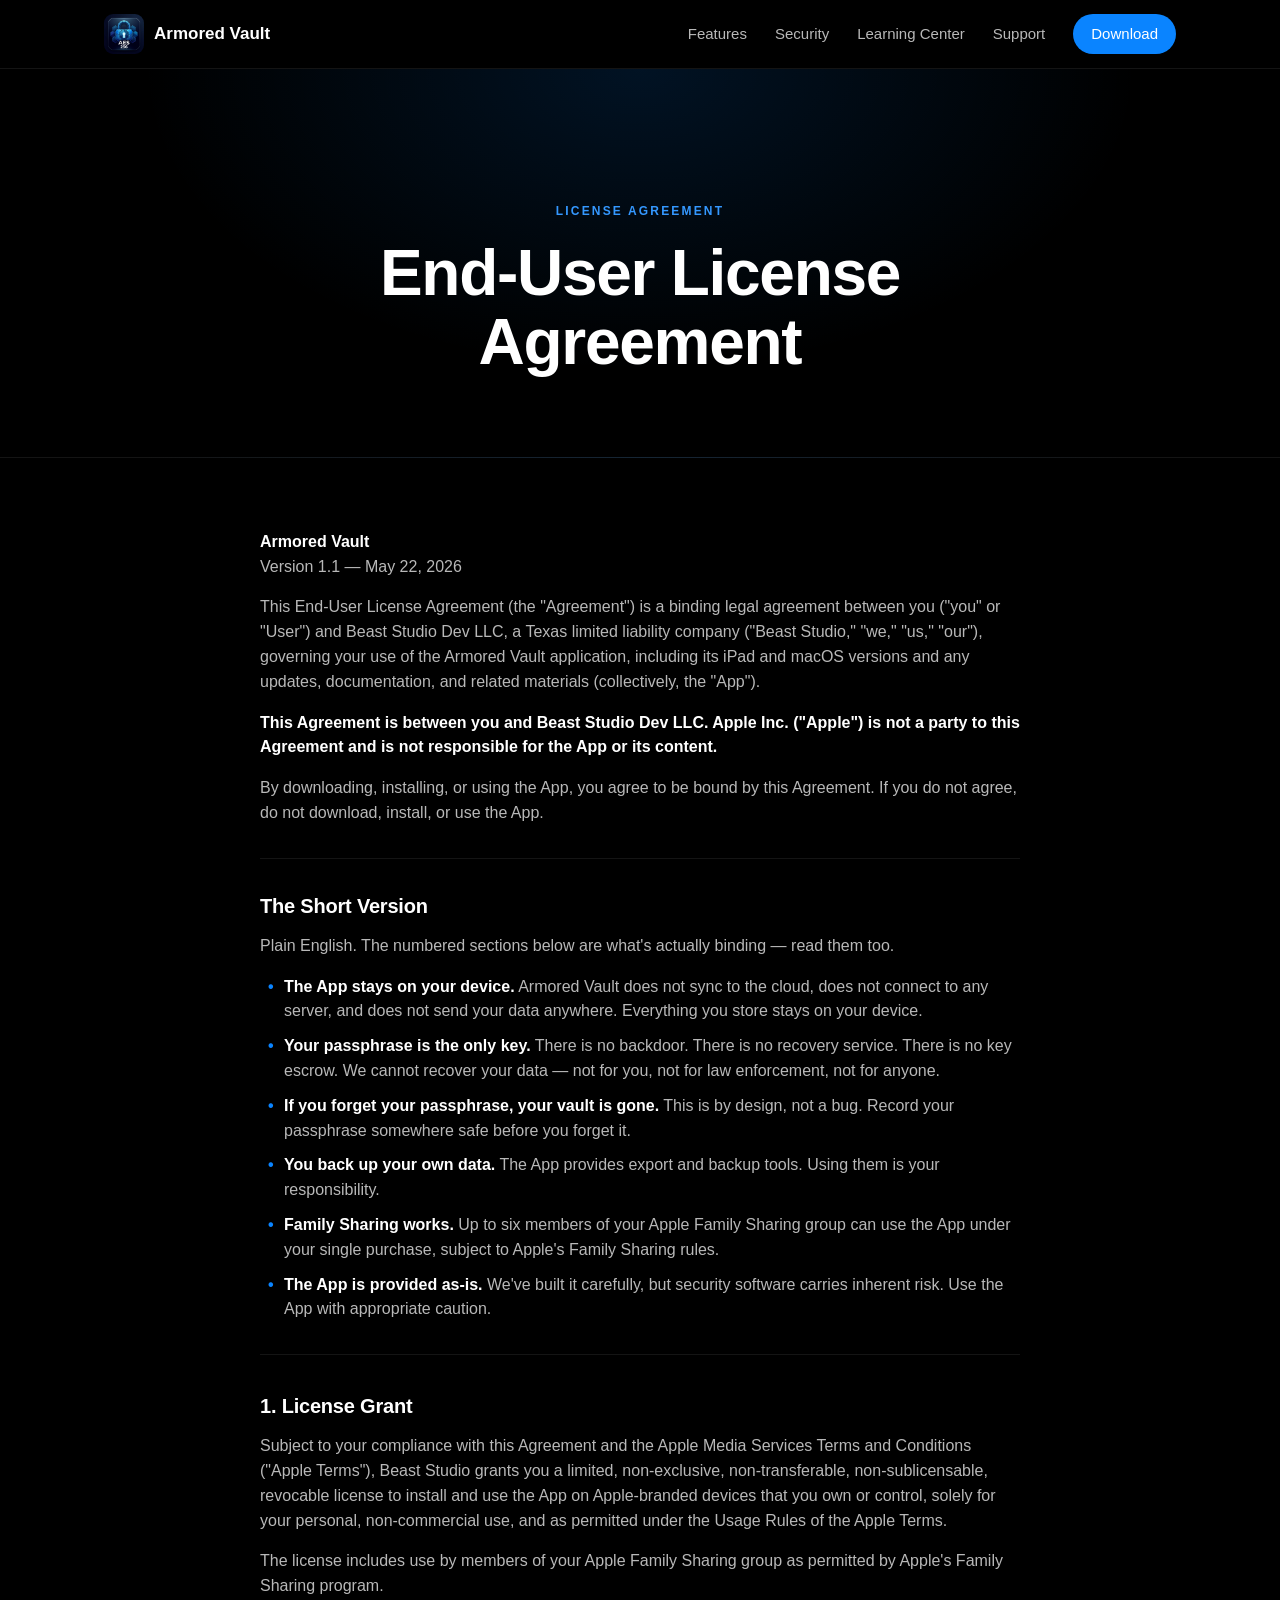
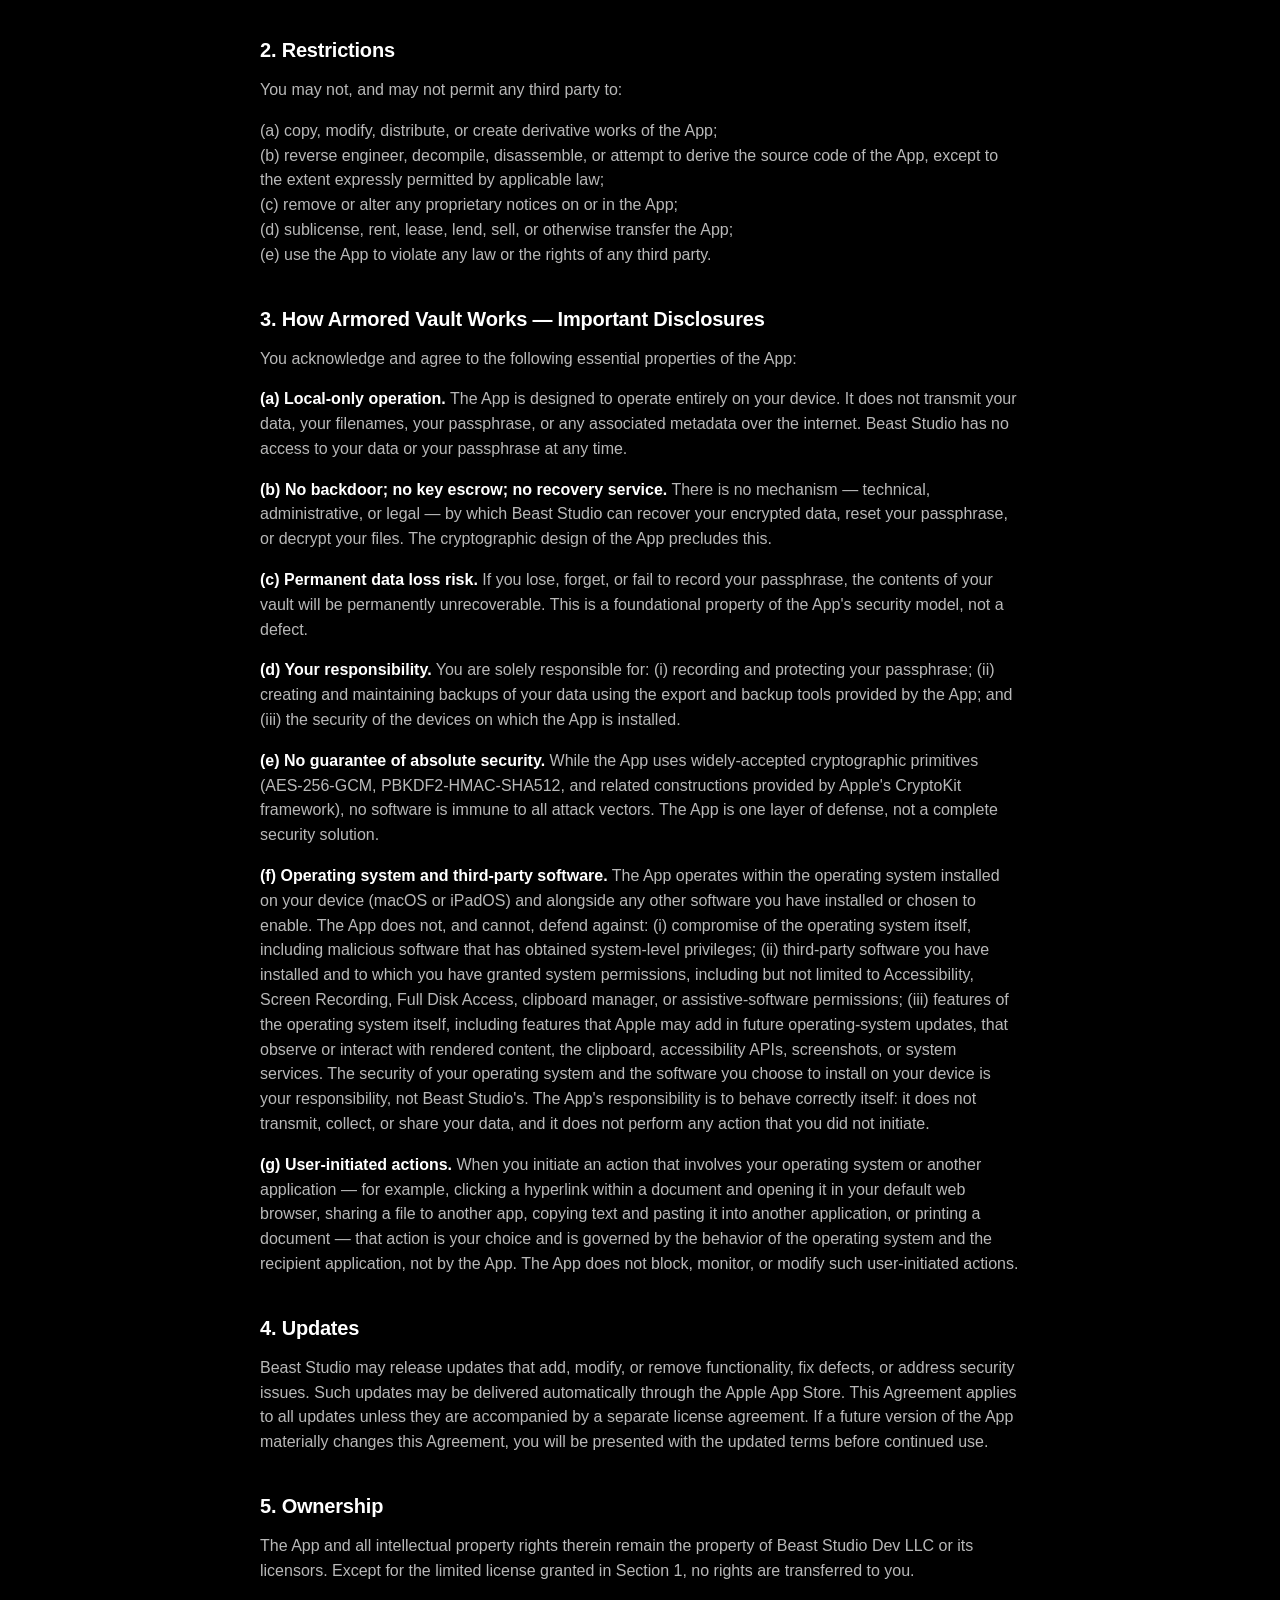
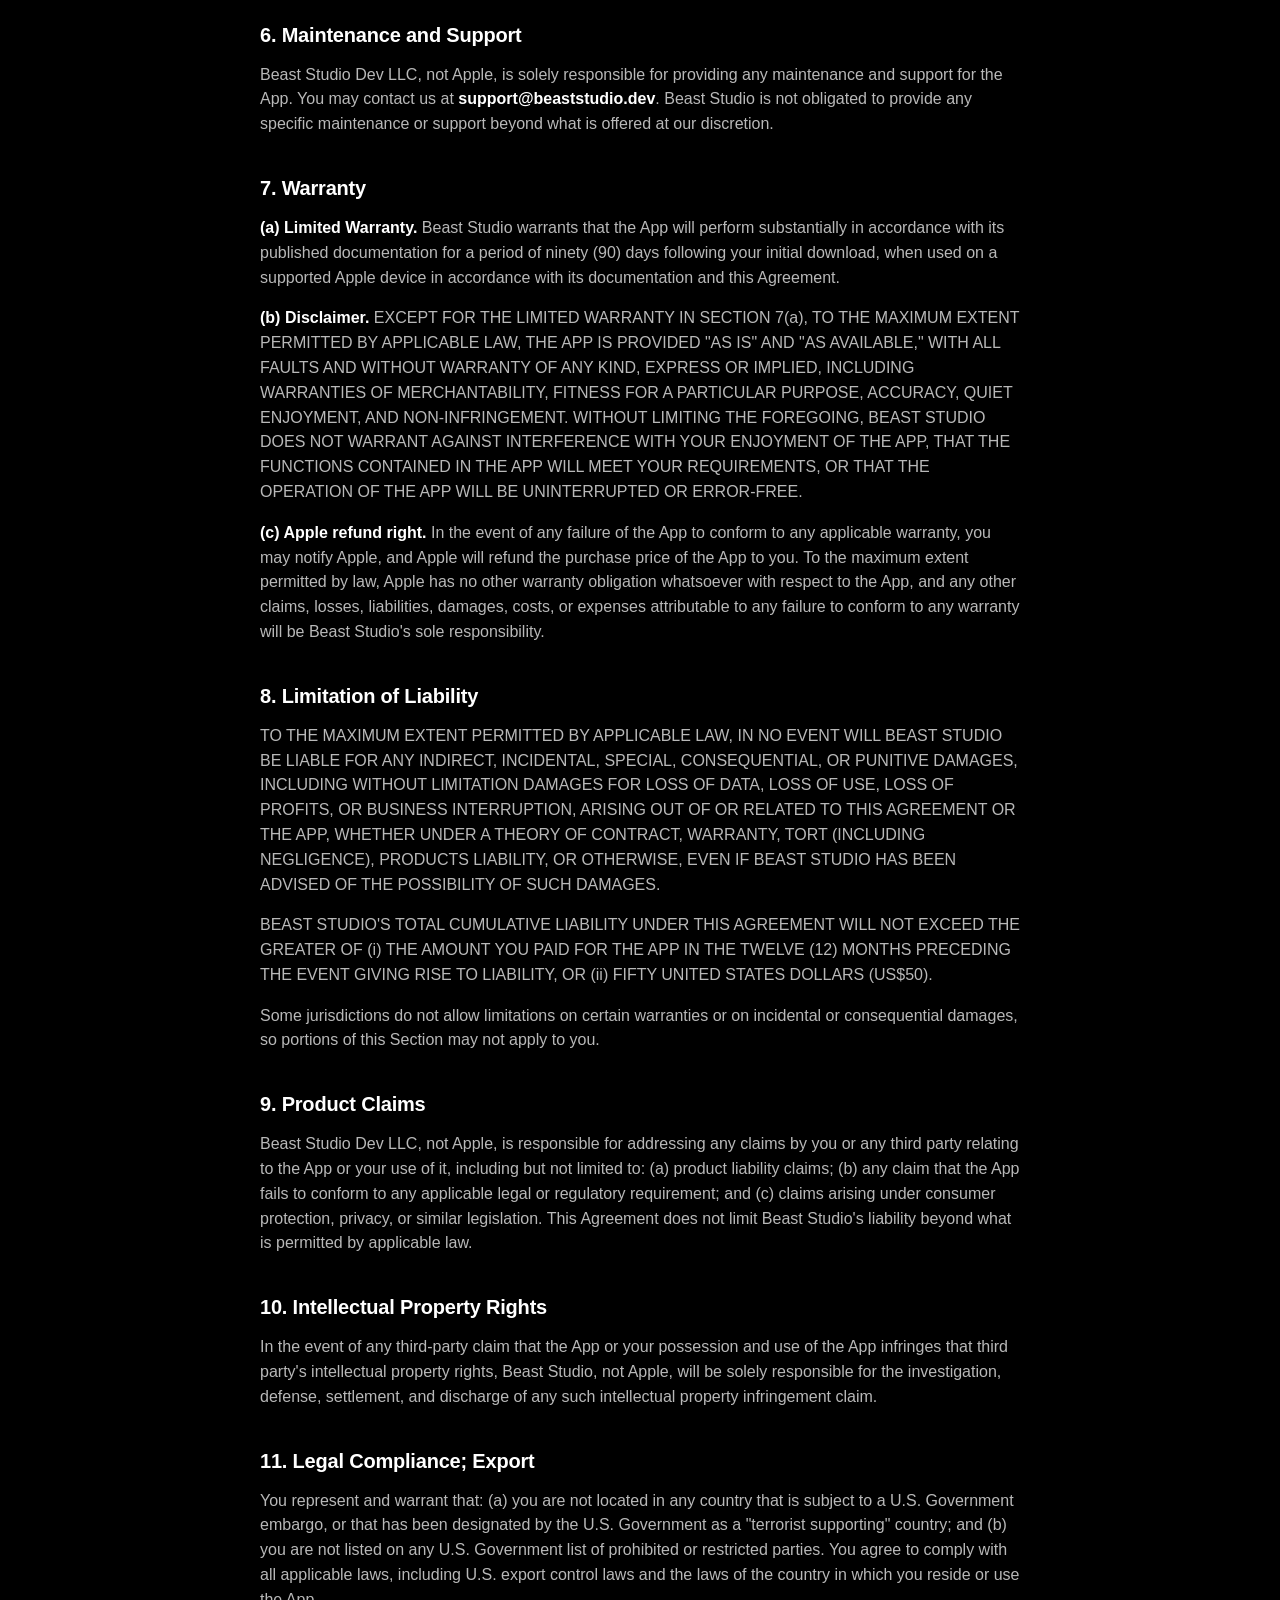
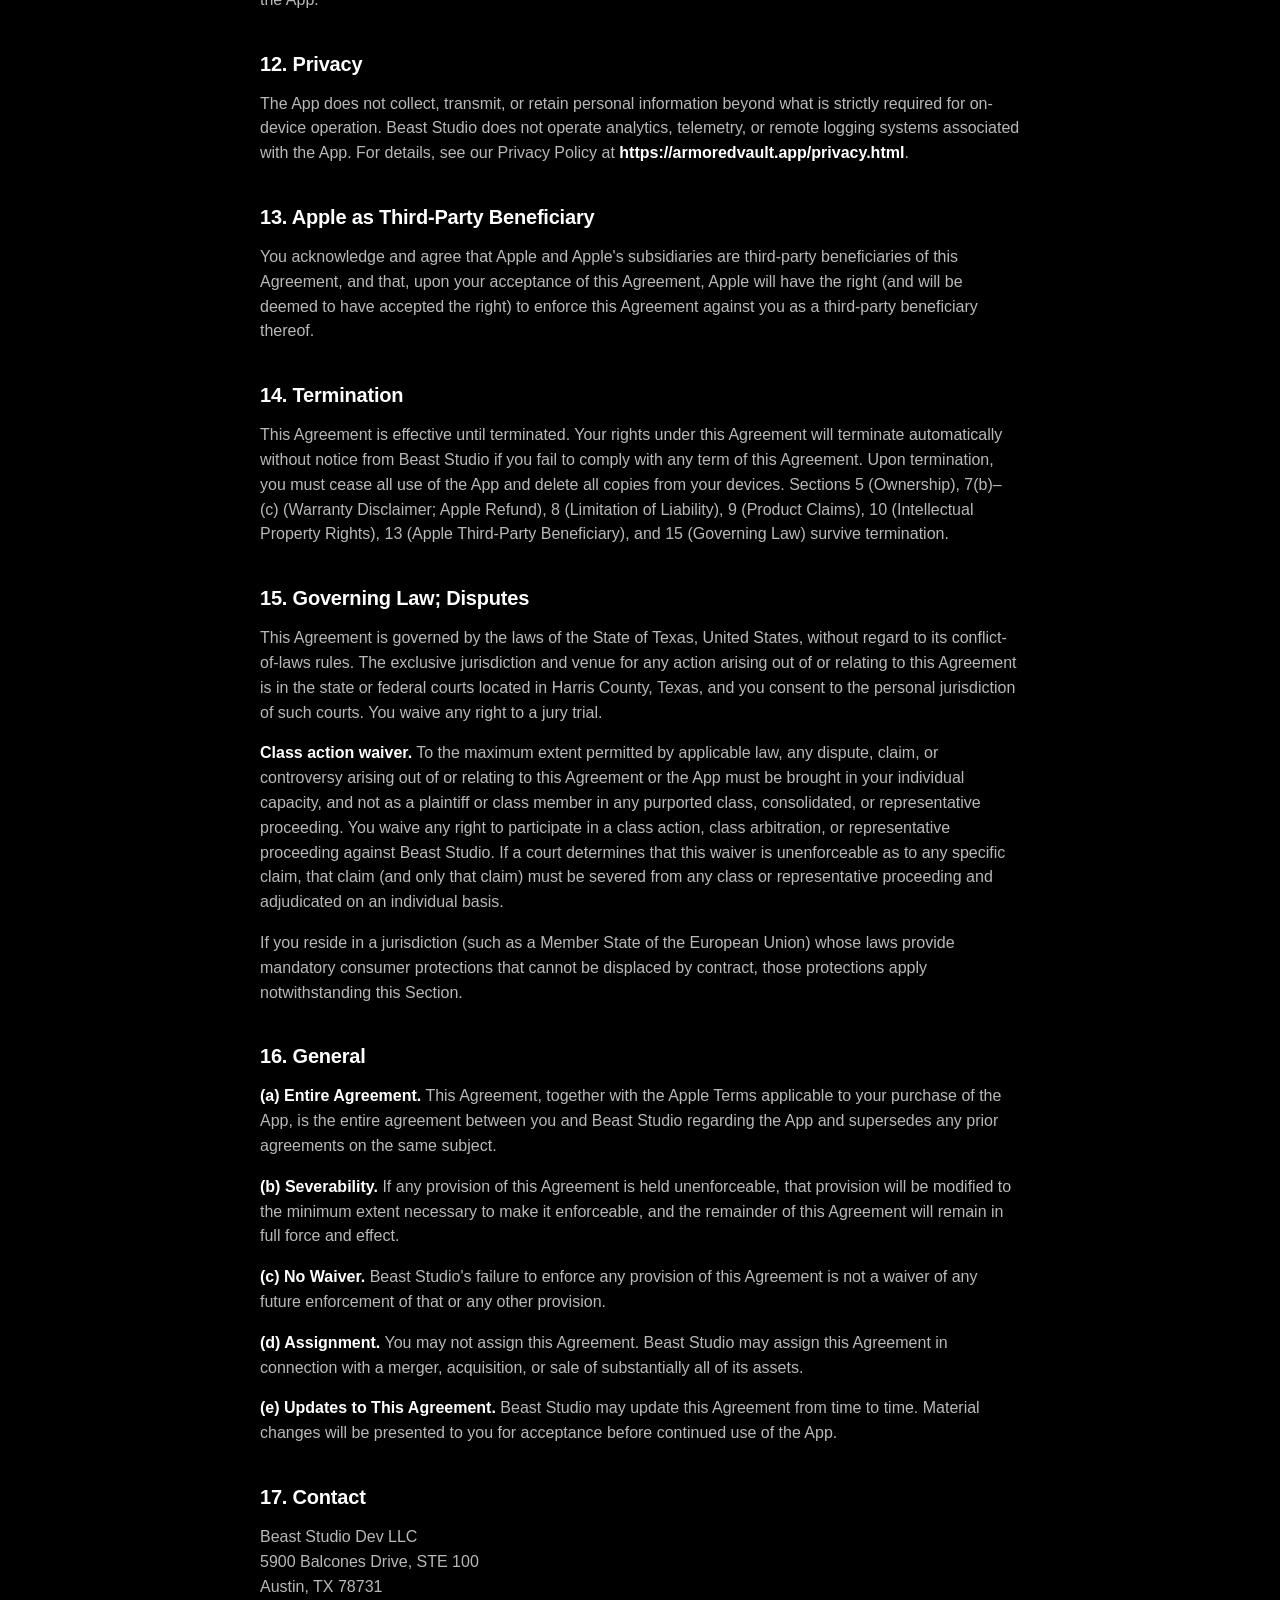
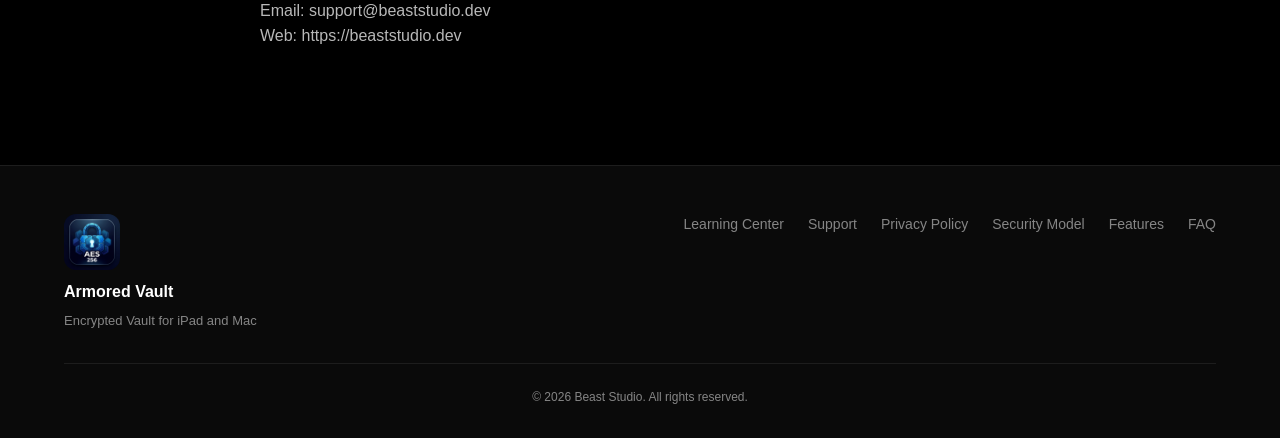
<file: eula.html>
<!DOCTYPE html>
<html lang="en">
<head>
    <meta charset="UTF-8">
    <meta name="viewport" content="width=device-width, initial-scale=1.0">
    <title>Armored Vault — End-User License Agreement</title>
    <meta name="description" content="Armored Vault End-User License Agreement between you and Beast Studio Dev LLC.">
    <link rel="icon" type="image/png" href="assets/app-icon.png">
    <link rel="apple-touch-icon" href="assets/app-icon.png">
    <link rel="stylesheet" href="style.css?v=20260701a">
</head>
<body>

<!-- ═══════════════════ NAV ═══════════════════ -->
<header class="nav">
    <div class="nav-inner">
        <a href="index.html#top" class="nav-brand">
            <img class="nav-icon" src="assets/app-icon.png" alt="">
            <span>Armored Vault</span>
        </a>
        <button class="nav-toggle" aria-label="Toggle menu" aria-expanded="false">
            <span></span><span></span><span></span>
        </button>
        <nav class="nav-links">
            <a href="index.html#features">Features</a>
            <a href="index.html#security">Security</a>
            <a href="learning-center.html">Learning Center</a>
            <a href="support.html">Support</a>
            <a href="index.html#download" class="nav-cta">Download</a>
        </nav>
    </div>
</header>

<!-- ═══════════════════ EULA HERO ═══════════════════ -->
<section class="support-hero">
    <div class="support-hero-inner">
        <span class="eyebrow">LICENSE AGREEMENT</span>
        <h1>End-User License Agreement</h1>
    </div>
</section>

<!-- ═══════════════════ EULA BODY (generated from eula.md by build_eula.py) ═══════════════════ -->
<section class="legal">
    <div class="legal-inner">
<p><strong>Armored Vault</strong><br> Version 1.1 — May 22, 2026</p>
<p>This End-User License Agreement (the &quot;Agreement&quot;) is a binding legal agreement between you (&quot;you&quot; or &quot;User&quot;) and Beast Studio Dev LLC, a Texas limited liability company (&quot;Beast Studio,&quot; &quot;we,&quot; &quot;us,&quot; &quot;our&quot;), governing your use of the Armored Vault application, including its iPad and macOS versions and any updates, documentation, and related materials (collectively, the &quot;App&quot;).</p>
<p><strong>This Agreement is between you and Beast Studio Dev LLC. Apple Inc. (&quot;Apple&quot;) is not a party to this Agreement and is not responsible for the App or its content.</strong></p>
<p>By downloading, installing, or using the App, you agree to be bound by this Agreement. If you do not agree, do not download, install, or use the App.</p>
<hr>
<h2>The Short Version</h2>
<p>Plain English. The numbered sections below are what&#x27;s actually binding — read them too.</p>
<ul><li><strong>The App stays on your device.</strong> Armored Vault does not sync to the cloud, does not connect to any server, and does not send your data anywhere. Everything you store stays on your device.</li><li><strong>Your passphrase is the only key.</strong> There is no backdoor. There is no recovery service. There is no key escrow. We cannot recover your data — not for you, not for law enforcement, not for anyone.</li><li><strong>If you forget your passphrase, your vault is gone.</strong> This is by design, not a bug. Record your passphrase somewhere safe before you forget it.</li><li><strong>You back up your own data.</strong> The App provides export and backup tools. Using them is your responsibility.</li><li><strong>Family Sharing works.</strong> Up to six members of your Apple Family Sharing group can use the App under your single purchase, subject to Apple&#x27;s Family Sharing rules.</li><li><strong>The App is provided as-is.</strong> We&#x27;ve built it carefully, but security software carries inherent risk. Use the App with appropriate caution.</li></ul>
<hr>
<h2>1. License Grant</h2>
<p>Subject to your compliance with this Agreement and the Apple Media Services Terms and Conditions (&quot;Apple Terms&quot;), Beast Studio grants you a limited, non-exclusive, non-transferable, non-sublicensable, revocable license to install and use the App on Apple-branded devices that you own or control, solely for your personal, non-commercial use, and as permitted under the Usage Rules of the Apple Terms.</p>
<p>The license includes use by members of your Apple Family Sharing group as permitted by Apple&#x27;s Family Sharing program.</p>
<h2>2. Restrictions</h2>
<p>You may not, and may not permit any third party to:</p>
<p>(a) copy, modify, distribute, or create derivative works of the App;<br> (b) reverse engineer, decompile, disassemble, or attempt to derive the source code of the App, except to the extent expressly permitted by applicable law;<br> (c) remove or alter any proprietary notices on or in the App;<br> (d) sublicense, rent, lease, lend, sell, or otherwise transfer the App;<br> (e) use the App to violate any law or the rights of any third party.</p>
<h2>3. How Armored Vault Works — Important Disclosures</h2>
<p>You acknowledge and agree to the following essential properties of the App:</p>
<p><strong>(a) Local-only operation.</strong> The App is designed to operate entirely on your device. It does not transmit your data, your filenames, your passphrase, or any associated metadata over the internet. Beast Studio has no access to your data or your passphrase at any time.</p>
<p><strong>(b) No backdoor; no key escrow; no recovery service.</strong> There is no mechanism — technical, administrative, or legal — by which Beast Studio can recover your encrypted data, reset your passphrase, or decrypt your files. The cryptographic design of the App precludes this.</p>
<p><strong>(c) Permanent data loss risk.</strong> If you lose, forget, or fail to record your passphrase, the contents of your vault will be permanently unrecoverable. This is a foundational property of the App&#x27;s security model, not a defect.</p>
<p><strong>(d) Your responsibility.</strong> You are solely responsible for: (i) recording and protecting your passphrase; (ii) creating and maintaining backups of your data using the export and backup tools provided by the App; and (iii) the security of the devices on which the App is installed.</p>
<p><strong>(e) No guarantee of absolute security.</strong> While the App uses widely-accepted cryptographic primitives (AES-256-GCM, PBKDF2-HMAC-SHA512, and related constructions provided by Apple&#x27;s CryptoKit framework), no software is immune to all attack vectors. The App is one layer of defense, not a complete security solution.</p>
<p><strong>(f) Operating system and third-party software.</strong> The App operates within the operating system installed on your device (macOS or iPadOS) and alongside any other software you have installed or chosen to enable. The App does not, and cannot, defend against: (i) compromise of the operating system itself, including malicious software that has obtained system-level privileges; (ii) third-party software you have installed and to which you have granted system permissions, including but not limited to Accessibility, Screen Recording, Full Disk Access, clipboard manager, or assistive-software permissions; (iii) features of the operating system itself, including features that Apple may add in future operating-system updates, that observe or interact with rendered content, the clipboard, accessibility APIs, screenshots, or system services. The security of your operating system and the software you choose to install on your device is your responsibility, not Beast Studio&#x27;s. The App&#x27;s responsibility is to behave correctly itself: it does not transmit, collect, or share your data, and it does not perform any action that you did not initiate.</p>
<p><strong>(g) User-initiated actions.</strong> When you initiate an action that involves your operating system or another application — for example, clicking a hyperlink within a document and opening it in your default web browser, sharing a file to another app, copying text and pasting it into another application, or printing a document — that action is your choice and is governed by the behavior of the operating system and the recipient application, not by the App. The App does not block, monitor, or modify such user-initiated actions.</p>
<h2>4. Updates</h2>
<p>Beast Studio may release updates that add, modify, or remove functionality, fix defects, or address security issues. Such updates may be delivered automatically through the Apple App Store. This Agreement applies to all updates unless they are accompanied by a separate license agreement. If a future version of the App materially changes this Agreement, you will be presented with the updated terms before continued use.</p>
<h2>5. Ownership</h2>
<p>The App and all intellectual property rights therein remain the property of Beast Studio Dev LLC or its licensors. Except for the limited license granted in Section 1, no rights are transferred to you.</p>
<h2>6. Maintenance and Support</h2>
<p>Beast Studio Dev LLC, not Apple, is solely responsible for providing any maintenance and support for the App. You may contact us at <strong>support@beaststudio.dev</strong>. Beast Studio is not obligated to provide any specific maintenance or support beyond what is offered at our discretion.</p>
<h2>7. Warranty</h2>
<p><strong>(a) Limited Warranty.</strong> Beast Studio warrants that the App will perform substantially in accordance with its published documentation for a period of ninety (90) days following your initial download, when used on a supported Apple device in accordance with its documentation and this Agreement.</p>
<p><strong>(b) Disclaimer.</strong> EXCEPT FOR THE LIMITED WARRANTY IN SECTION 7(a), TO THE MAXIMUM EXTENT PERMITTED BY APPLICABLE LAW, THE APP IS PROVIDED &quot;AS IS&quot; AND &quot;AS AVAILABLE,&quot; WITH ALL FAULTS AND WITHOUT WARRANTY OF ANY KIND, EXPRESS OR IMPLIED, INCLUDING WARRANTIES OF MERCHANTABILITY, FITNESS FOR A PARTICULAR PURPOSE, ACCURACY, QUIET ENJOYMENT, AND NON-INFRINGEMENT. WITHOUT LIMITING THE FOREGOING, BEAST STUDIO DOES NOT WARRANT AGAINST INTERFERENCE WITH YOUR ENJOYMENT OF THE APP, THAT THE FUNCTIONS CONTAINED IN THE APP WILL MEET YOUR REQUIREMENTS, OR THAT THE OPERATION OF THE APP WILL BE UNINTERRUPTED OR ERROR-FREE.</p>
<p><strong>(c) Apple refund right.</strong> In the event of any failure of the App to conform to any applicable warranty, you may notify Apple, and Apple will refund the purchase price of the App to you. To the maximum extent permitted by law, Apple has no other warranty obligation whatsoever with respect to the App, and any other claims, losses, liabilities, damages, costs, or expenses attributable to any failure to conform to any warranty will be Beast Studio&#x27;s sole responsibility.</p>
<h2>8. Limitation of Liability</h2>
<p>TO THE MAXIMUM EXTENT PERMITTED BY APPLICABLE LAW, IN NO EVENT WILL BEAST STUDIO BE LIABLE FOR ANY INDIRECT, INCIDENTAL, SPECIAL, CONSEQUENTIAL, OR PUNITIVE DAMAGES, INCLUDING WITHOUT LIMITATION DAMAGES FOR LOSS OF DATA, LOSS OF USE, LOSS OF PROFITS, OR BUSINESS INTERRUPTION, ARISING OUT OF OR RELATED TO THIS AGREEMENT OR THE APP, WHETHER UNDER A THEORY OF CONTRACT, WARRANTY, TORT (INCLUDING NEGLIGENCE), PRODUCTS LIABILITY, OR OTHERWISE, EVEN IF BEAST STUDIO HAS BEEN ADVISED OF THE POSSIBILITY OF SUCH DAMAGES.</p>
<p>BEAST STUDIO&#x27;S TOTAL CUMULATIVE LIABILITY UNDER THIS AGREEMENT WILL NOT EXCEED THE GREATER OF (i) THE AMOUNT YOU PAID FOR THE APP IN THE TWELVE (12) MONTHS PRECEDING THE EVENT GIVING RISE TO LIABILITY, OR (ii) FIFTY UNITED STATES DOLLARS (US$50).</p>
<p>Some jurisdictions do not allow limitations on certain warranties or on incidental or consequential damages, so portions of this Section may not apply to you.</p>
<h2>9. Product Claims</h2>
<p>Beast Studio Dev LLC, not Apple, is responsible for addressing any claims by you or any third party relating to the App or your use of it, including but not limited to: (a) product liability claims; (b) any claim that the App fails to conform to any applicable legal or regulatory requirement; and (c) claims arising under consumer protection, privacy, or similar legislation. This Agreement does not limit Beast Studio&#x27;s liability beyond what is permitted by applicable law.</p>
<h2>10. Intellectual Property Rights</h2>
<p>In the event of any third-party claim that the App or your possession and use of the App infringes that third party&#x27;s intellectual property rights, Beast Studio, not Apple, will be solely responsible for the investigation, defense, settlement, and discharge of any such intellectual property infringement claim.</p>
<h2>11. Legal Compliance; Export</h2>
<p>You represent and warrant that: (a) you are not located in any country that is subject to a U.S. Government embargo, or that has been designated by the U.S. Government as a &quot;terrorist supporting&quot; country; and (b) you are not listed on any U.S. Government list of prohibited or restricted parties. You agree to comply with all applicable laws, including U.S. export control laws and the laws of the country in which you reside or use the App.</p>
<h2>12. Privacy</h2>
<p>The App does not collect, transmit, or retain personal information beyond what is strictly required for on-device operation. Beast Studio does not operate analytics, telemetry, or remote logging systems associated with the App. For details, see our Privacy Policy at <strong>https://armoredvault.app/privacy.html</strong>.</p>
<h2>13. Apple as Third-Party Beneficiary</h2>
<p>You acknowledge and agree that Apple and Apple&#x27;s subsidiaries are third-party beneficiaries of this Agreement, and that, upon your acceptance of this Agreement, Apple will have the right (and will be deemed to have accepted the right) to enforce this Agreement against you as a third-party beneficiary thereof.</p>
<h2>14. Termination</h2>
<p>This Agreement is effective until terminated. Your rights under this Agreement will terminate automatically without notice from Beast Studio if you fail to comply with any term of this Agreement. Upon termination, you must cease all use of the App and delete all copies from your devices. Sections 5 (Ownership), 7(b)–(c) (Warranty Disclaimer; Apple Refund), 8 (Limitation of Liability), 9 (Product Claims), 10 (Intellectual Property Rights), 13 (Apple Third-Party Beneficiary), and 15 (Governing Law) survive termination.</p>
<h2>15. Governing Law; Disputes</h2>
<p>This Agreement is governed by the laws of the State of Texas, United States, without regard to its conflict-of-laws rules. The exclusive jurisdiction and venue for any action arising out of or relating to this Agreement is in the state or federal courts located in Harris County, Texas, and you consent to the personal jurisdiction of such courts. You waive any right to a jury trial.</p>
<p><strong>Class action waiver.</strong> To the maximum extent permitted by applicable law, any dispute, claim, or controversy arising out of or relating to this Agreement or the App must be brought in your individual capacity, and not as a plaintiff or class member in any purported class, consolidated, or representative proceeding. You waive any right to participate in a class action, class arbitration, or representative proceeding against Beast Studio. If a court determines that this waiver is unenforceable as to any specific claim, that claim (and only that claim) must be severed from any class or representative proceeding and adjudicated on an individual basis.</p>
<p>If you reside in a jurisdiction (such as a Member State of the European Union) whose laws provide mandatory consumer protections that cannot be displaced by contract, those protections apply notwithstanding this Section.</p>
<h2>16. General</h2>
<p><strong>(a) Entire Agreement.</strong> This Agreement, together with the Apple Terms applicable to your purchase of the App, is the entire agreement between you and Beast Studio regarding the App and supersedes any prior agreements on the same subject.</p>
<p><strong>(b) Severability.</strong> If any provision of this Agreement is held unenforceable, that provision will be modified to the minimum extent necessary to make it enforceable, and the remainder of this Agreement will remain in full force and effect.</p>
<p><strong>(c) No Waiver.</strong> Beast Studio&#x27;s failure to enforce any provision of this Agreement is not a waiver of any future enforcement of that or any other provision.</p>
<p><strong>(d) Assignment.</strong> You may not assign this Agreement. Beast Studio may assign this Agreement in connection with a merger, acquisition, or sale of substantially all of its assets.</p>
<p><strong>(e) Updates to This Agreement.</strong> Beast Studio may update this Agreement from time to time. Material changes will be presented to you for acceptance before continued use of the App.</p>
<h2>17. Contact</h2>
<p>Beast Studio Dev LLC<br> 5900 Balcones Drive, STE 100<br> Austin, TX 78731<br> Email: support@beaststudio.dev<br> Web: https://beaststudio.dev</p>
    </div>
</section>

<!-- ═══════════════════ FOOTER ═══════════════════ -->
<footer class="footer">
    <div class="footer-inner">
        <div class="footer-brand">
            <img class="nav-icon" src="assets/app-icon.png" alt="">
            <strong>Armored Vault</strong>
            <p>Encrypted Vault for iPad and Mac</p>
        </div>
        <nav class="footer-links">
            <a href="learning-center.html">Learning Center</a>
            <a href="support.html">Support</a>
            <a href="privacy.html">Privacy Policy</a>
            <a href="security.html">Security Model</a>
            <a href="index.html#features">Features</a>
            <a href="support.html#faq">FAQ</a>
        </nav>
    </div>
    <div class="footer-legal">
        <p>&copy; 2026 Beast Studio. All rights reserved.</p>
    </div>
</footer>

<script src="assets/nav.js"></script>
</body>
</html>
</file>
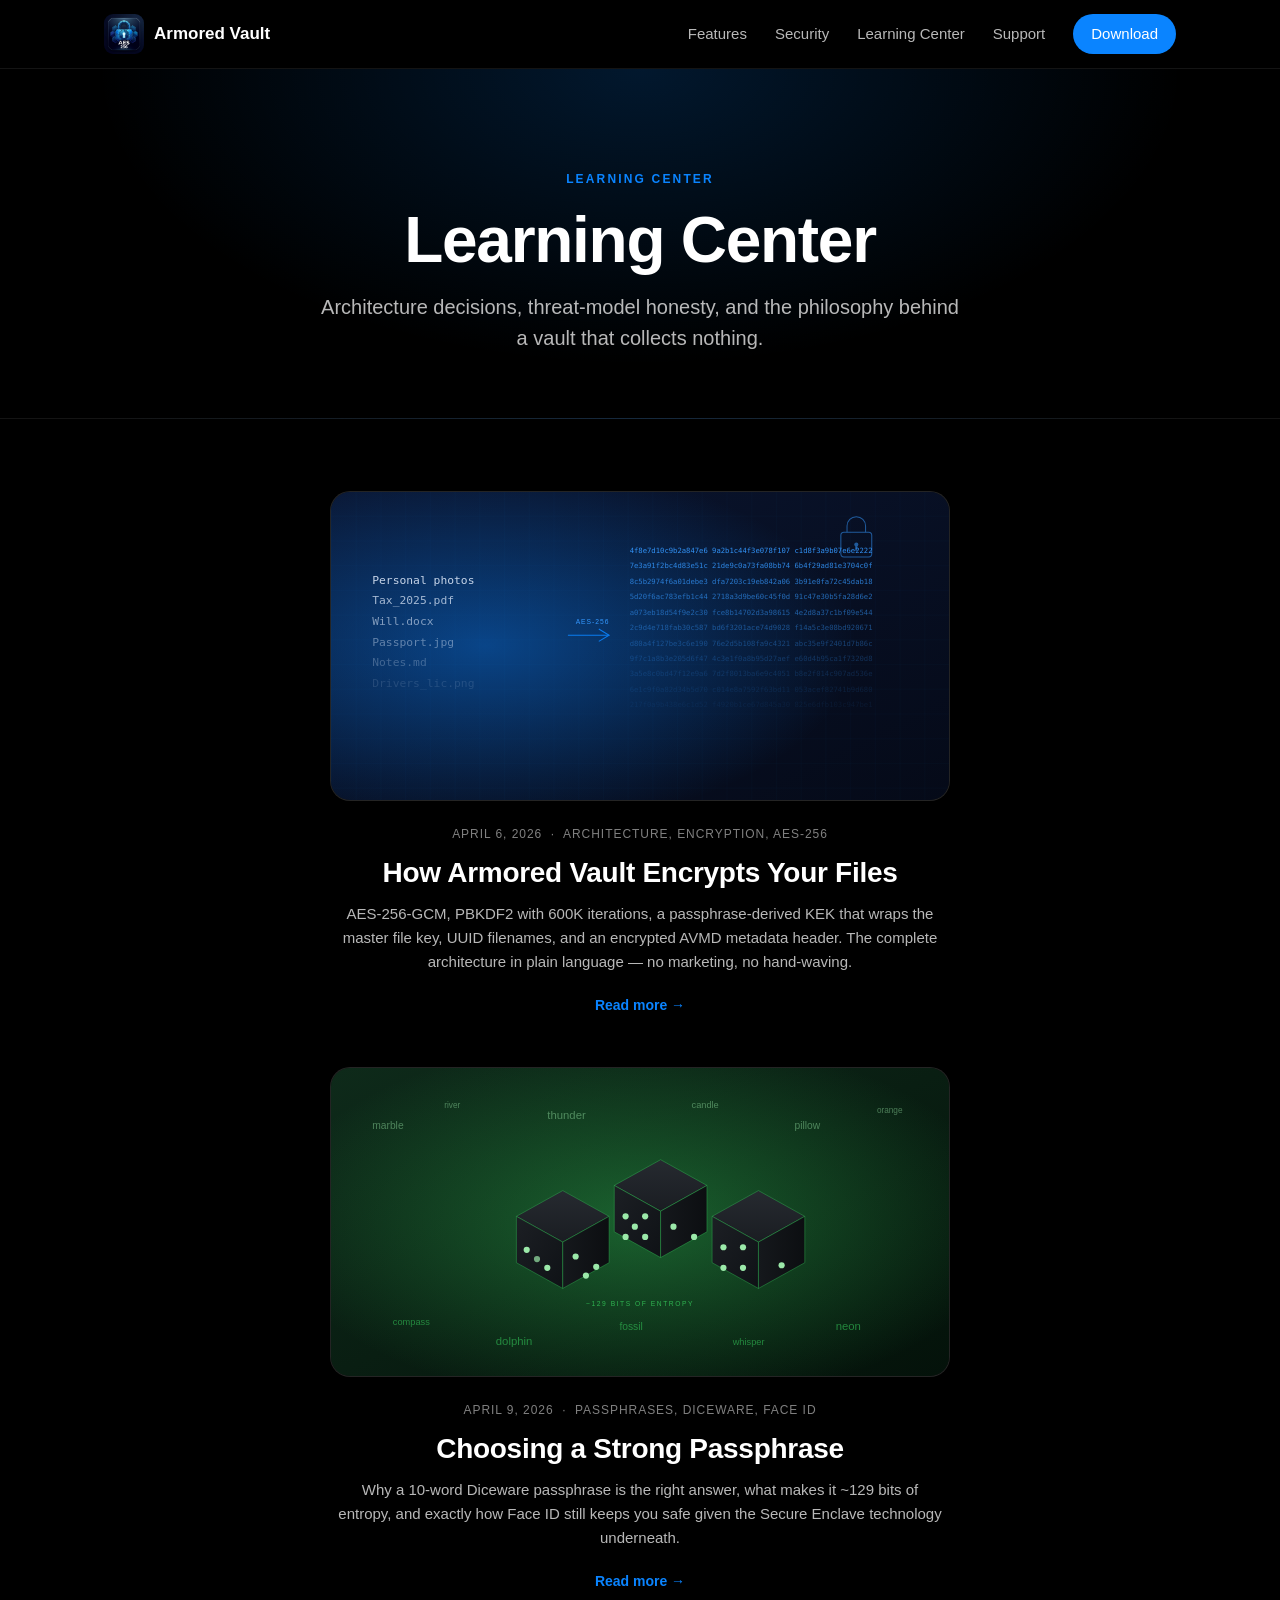
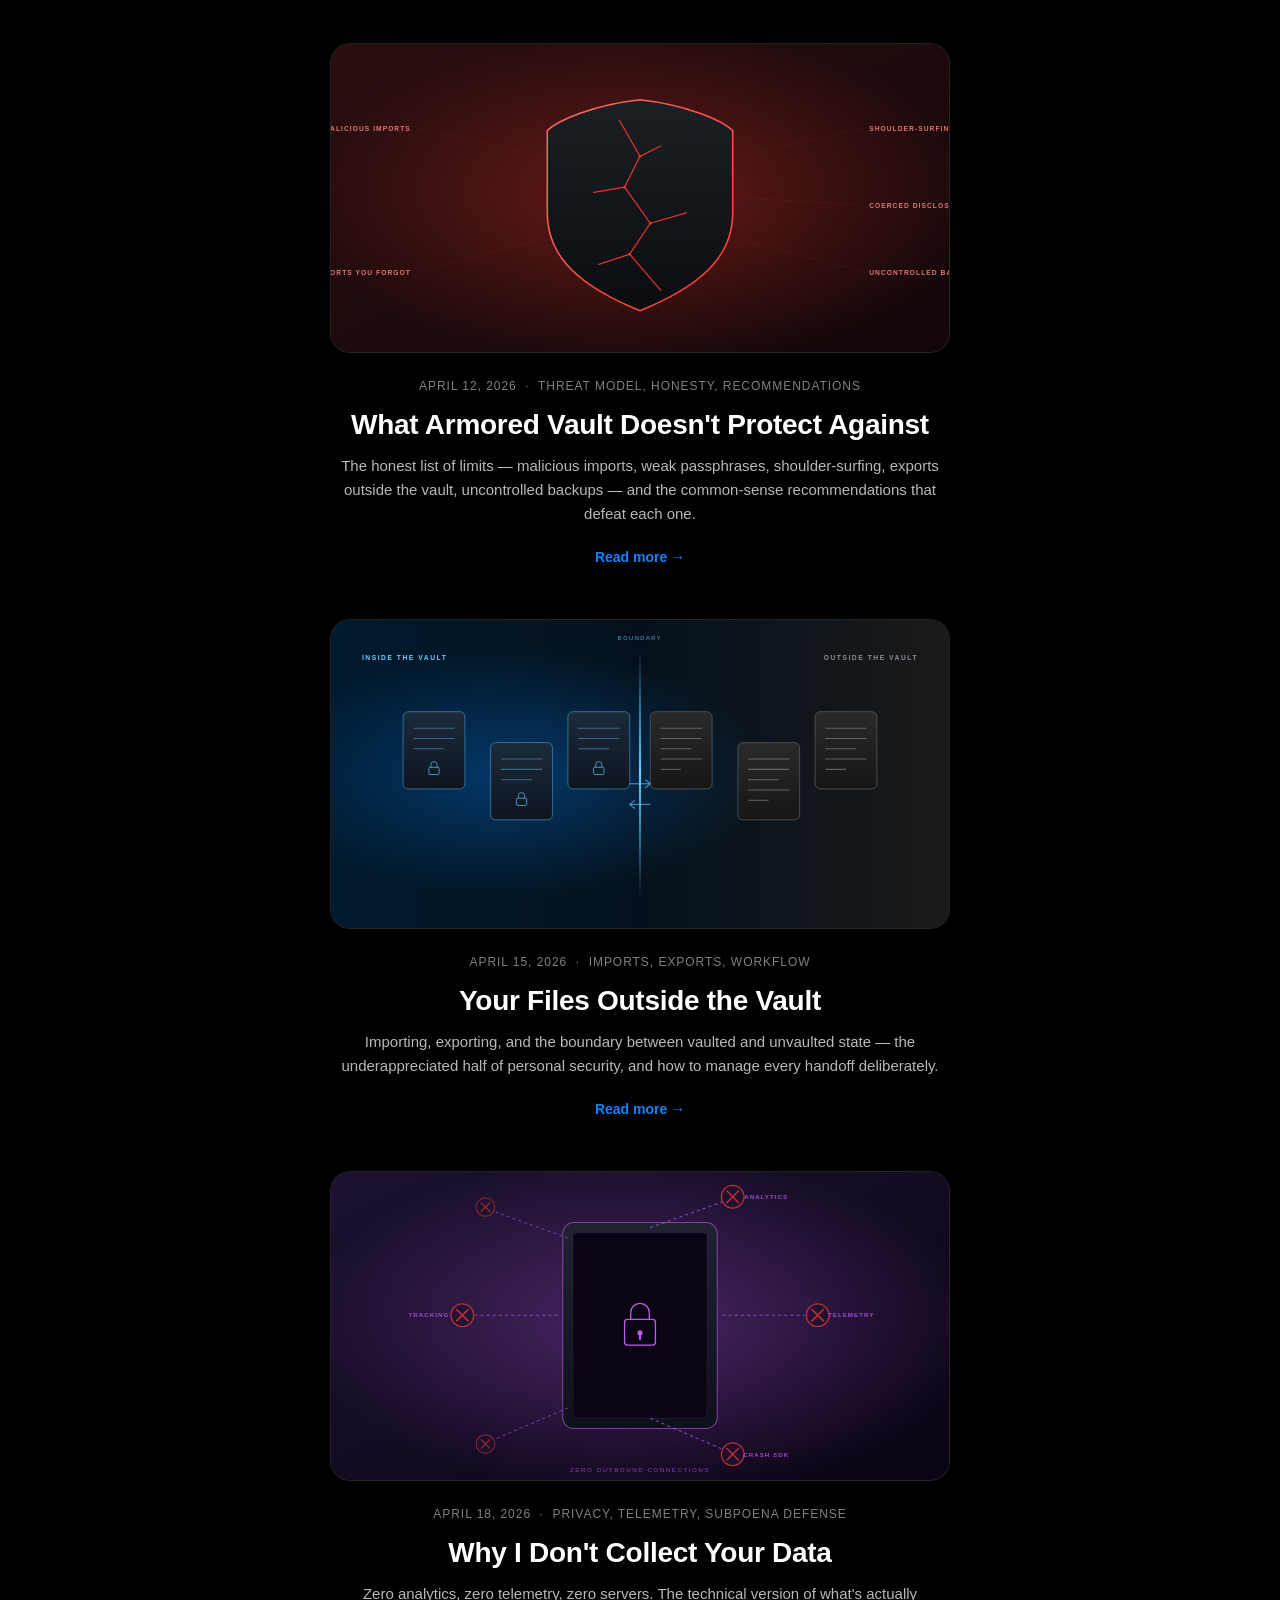
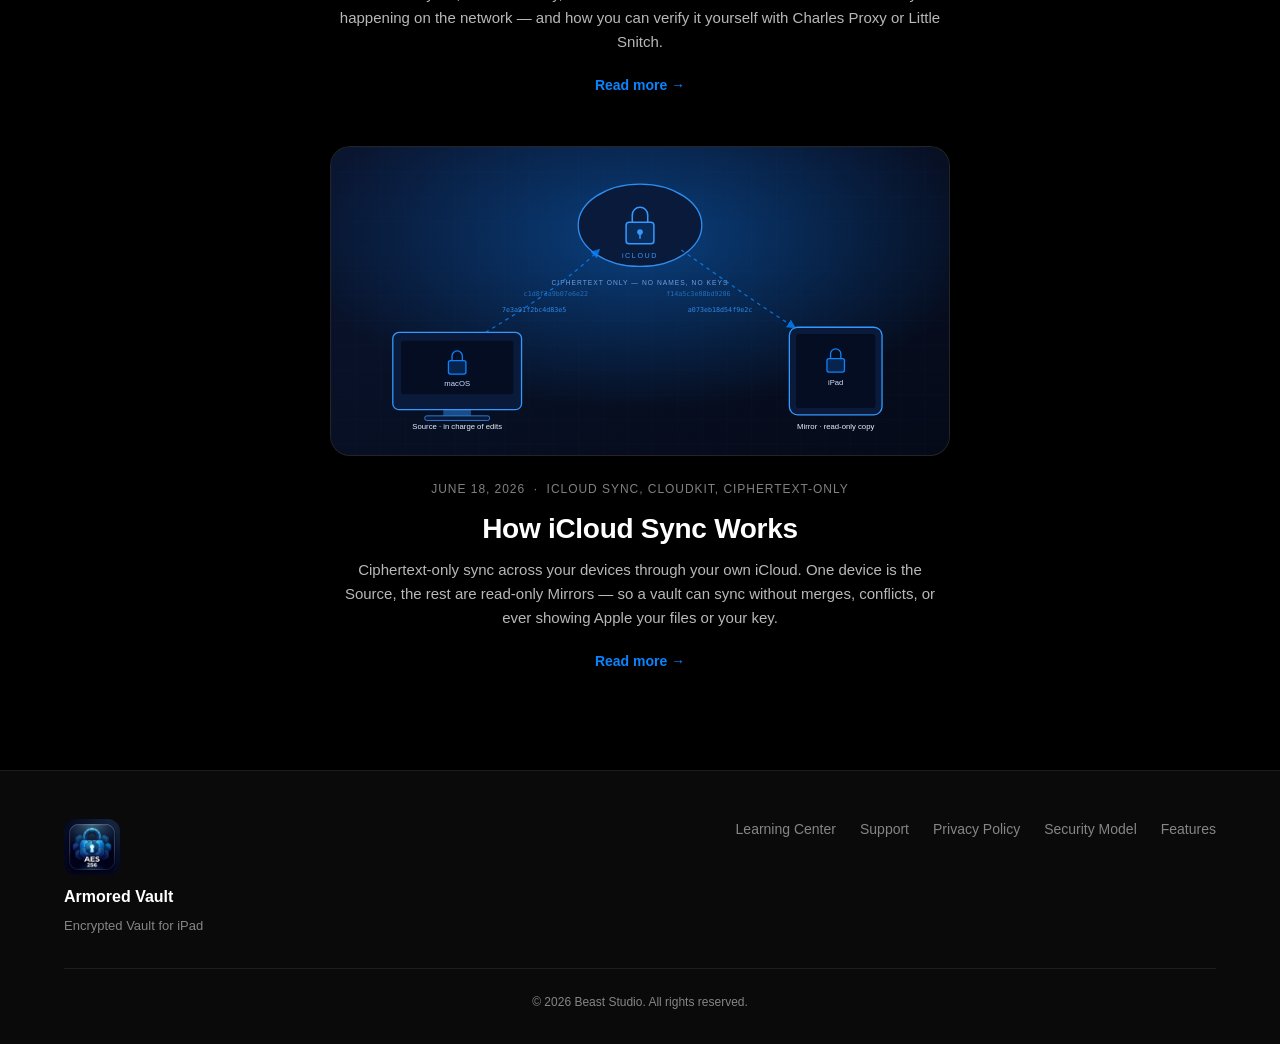
<file: learning-center.html>
<!DOCTYPE html>
<html lang="en">
<head>
    <meta charset="UTF-8">
    <meta name="viewport" content="width=device-width, initial-scale=1.0">
    <title>Learning Center — Armored Vault</title>
    <meta name="description" content="The Armored Vault Learning Center — six plain-language articles on encryption architecture, passphrases, real-world threats, the boundary between vaulted and unvaulted files, why no data is ever collected, and how ciphertext-only iCloud sync works.">
    <link rel="icon" type="image/png" href="assets/app-icon.png">
    <link rel="apple-touch-icon" href="assets/app-icon.png">
    <link rel="stylesheet" href="style.css?v=20260701a">
</head>
<body>

<!-- ═══════════════════ NAV ═══════════════════ -->
<header class="nav">
    <div class="nav-inner">
        <a href="index.html#top" class="nav-brand">
            <img class="nav-icon" src="assets/app-icon.png" alt="">
            <span>Armored Vault</span>
        </a>
        <button class="nav-toggle" aria-label="Toggle menu" aria-expanded="false">
            <span></span><span></span><span></span>
        </button>
        <nav class="nav-links">
            <a href="index.html#features">Features</a>
            <a href="index.html#security">Security</a>
            <a href="learning-center.html">Learning Center</a>
            <a href="support.html">Support</a>
            <a href="index.html#download" class="nav-cta">Download</a>
        </nav>
    </div>
</header>

<!-- ═══════════════════ HERO ═══════════════════ -->
<section class="lc-hero">
    <div class="lc-hero-inner">
        <span class="eyebrow">LEARNING CENTER</span>
        <h1>Learning Center</h1>
        <p class="hero-sub">Architecture decisions, threat-model honesty, and the philosophy behind a vault that collects nothing.</p>
    </div>
</section>

<!-- ═══════════════════ POSTS ═══════════════════ -->
<section class="lc-posts">
    <div class="lc-posts-inner">

        <a class="lc-post" href="learning/01-how-encryption-works.html">
            <div class="lc-post-media">
                <img src="learning/images/01-encryption.svg" alt="Encrypted data grid" loading="lazy">
            </div>
            <div class="lc-post-body">
                <p class="lc-post-meta">April 6, 2026 &nbsp;·&nbsp; Architecture, Encryption, AES-256</p>
                <h2 class="lc-post-title">How Armored Vault Encrypts Your Files</h2>
                <p class="lc-post-excerpt">AES-256-GCM, PBKDF2 with 600K iterations, a passphrase-derived KEK that wraps the master file key, UUID filenames, and an encrypted AVMD metadata header. The complete architecture in plain language — no marketing, no hand-waving.</p>
                <span class="lc-post-cta">Read more &rarr;</span>
            </div>
        </a>

        <a class="lc-post" href="learning/02-choosing-a-strong-passphrase.html">
            <div class="lc-post-media">
                <img src="learning/images/02-passphrase.svg" alt="Diceware dice and word fragments" loading="lazy">
            </div>
            <div class="lc-post-body">
                <p class="lc-post-meta">April 9, 2026 &nbsp;·&nbsp; Passphrases, Diceware, Face ID</p>
                <h2 class="lc-post-title">Choosing a Strong Passphrase</h2>
                <p class="lc-post-excerpt">Why a 10-word Diceware passphrase is the right answer, what makes it ~129 bits of entropy, and exactly how Face ID still keeps you safe given the Secure Enclave technology underneath.</p>
                <span class="lc-post-cta">Read more &rarr;</span>
            </div>
        </a>

        <a class="lc-post" href="learning/03-what-armored-vault-doesnt-protect-against.html">
            <div class="lc-post-media">
                <img src="learning/images/03-limits.svg" alt="A shield with cracks symbolizing limits" loading="lazy">
            </div>
            <div class="lc-post-body">
                <p class="lc-post-meta">April 12, 2026 &nbsp;·&nbsp; Threat Model, Honesty, Recommendations</p>
                <h2 class="lc-post-title">What Armored Vault Doesn't Protect Against</h2>
                <p class="lc-post-excerpt">The honest list of limits — malicious imports, weak passphrases, shoulder-surfing, exports outside the vault, uncontrolled backups — and the common-sense recommendations that defeat each one.</p>
                <span class="lc-post-cta">Read more &rarr;</span>
            </div>
        </a>

        <a class="lc-post" href="learning/04-your-files-outside-the-vault.html">
            <div class="lc-post-media">
                <img src="learning/images/04-boundary.svg" alt="Files crossing the vault boundary" loading="lazy">
            </div>
            <div class="lc-post-body">
                <p class="lc-post-meta">April 15, 2026 &nbsp;·&nbsp; Imports, Exports, Workflow</p>
                <h2 class="lc-post-title">Your Files Outside the Vault</h2>
                <p class="lc-post-excerpt">Importing, exporting, and the boundary between vaulted and unvaulted state — the underappreciated half of personal security, and how to manage every handoff deliberately.</p>
                <span class="lc-post-cta">Read more &rarr;</span>
            </div>
        </a>

        <a class="lc-post" href="learning/05-why-i-dont-collect-your-data.html">
            <div class="lc-post-media">
                <img src="learning/images/05-no-data.svg" alt="Outbound network requests blocked at device" loading="lazy">
            </div>
            <div class="lc-post-body">
                <p class="lc-post-meta">April 18, 2026 &nbsp;·&nbsp; Privacy, Telemetry, Subpoena Defense</p>
                <h2 class="lc-post-title">Why I Don't Collect Your Data</h2>
                <p class="lc-post-excerpt">Zero analytics, zero telemetry, zero servers. The technical version of what's actually happening on the network — and how you can verify it yourself with Charles Proxy or Little Snitch.</p>
                <span class="lc-post-cta">Read more &rarr;</span>
            </div>
        </a>

        <a class="lc-post" href="learning/06-how-icloud-sync-works.html">
            <div class="lc-post-media">
                <img src="learning/images/06-sync.svg" alt="An encrypted vault syncing between a Mac and an iPad through iCloud" loading="lazy">
            </div>
            <div class="lc-post-body">
                <p class="lc-post-meta">June 18, 2026 &nbsp;·&nbsp; iCloud Sync, CloudKit, Ciphertext-Only</p>
                <h2 class="lc-post-title">How iCloud Sync Works</h2>
                <p class="lc-post-excerpt">Ciphertext-only sync across your devices through your own iCloud. One device is the Source, the rest are read-only Mirrors — so a vault can sync without merges, conflicts, or ever showing Apple your files or your key.</p>
                <span class="lc-post-cta">Read more &rarr;</span>
            </div>
        </a>

    </div>
</section>

<!-- ═══════════════════ FOOTER ═══════════════════ -->
<footer class="footer">
    <div class="footer-inner">
        <div class="footer-brand">
            <img class="nav-icon" src="assets/app-icon.png" alt="">
            <strong>Armored Vault</strong>
            <p>Encrypted Vault for iPad</p>
        </div>
        <nav class="footer-links">
            <a href="learning-center.html">Learning Center</a>
            <a href="support.html">Support</a>
            <a href="privacy.html">Privacy Policy</a>
            <a href="security.html">Security Model</a>
            <a href="index.html#features">Features</a>
        </nav>
    </div>
    <div class="footer-legal">
        <p>&copy; 2026 Beast Studio. All rights reserved.</p>
    </div>
</footer>

<script src="assets/nav.js"></script>
</body>
</html>
</file>
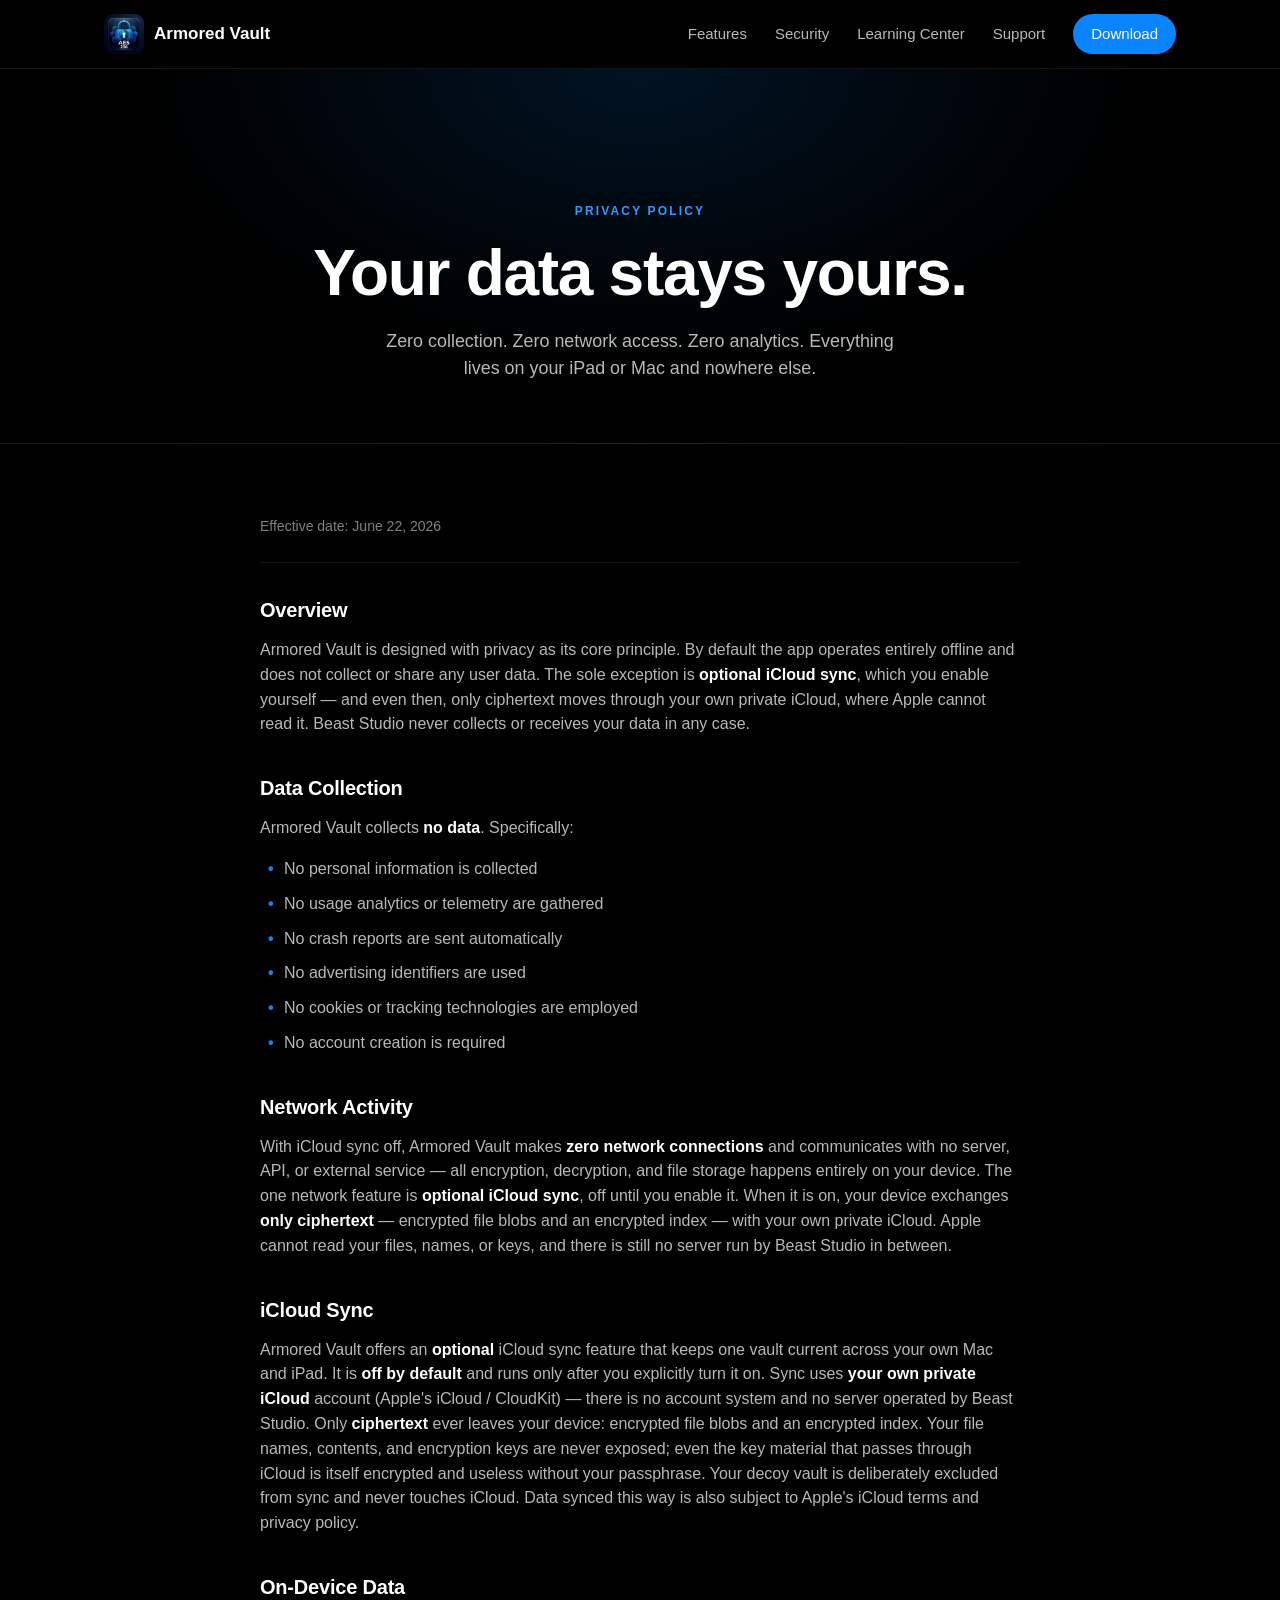
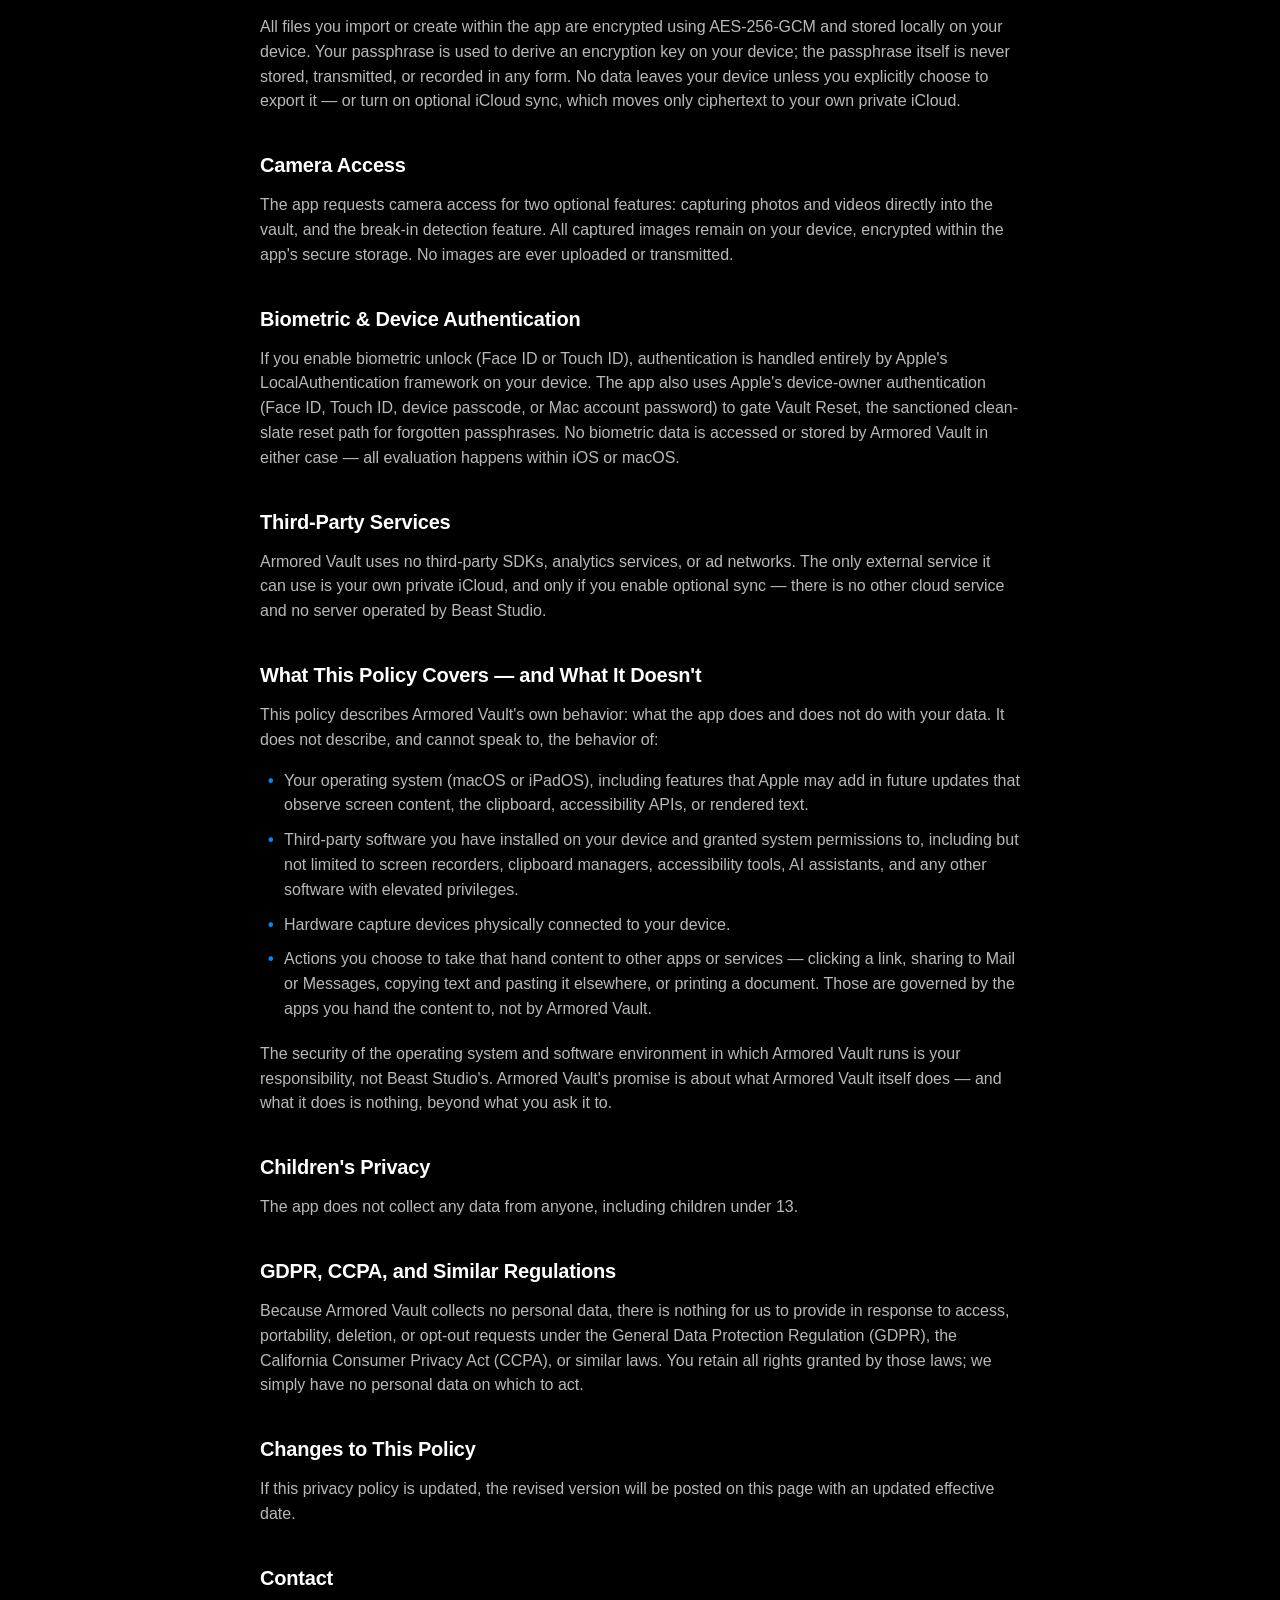
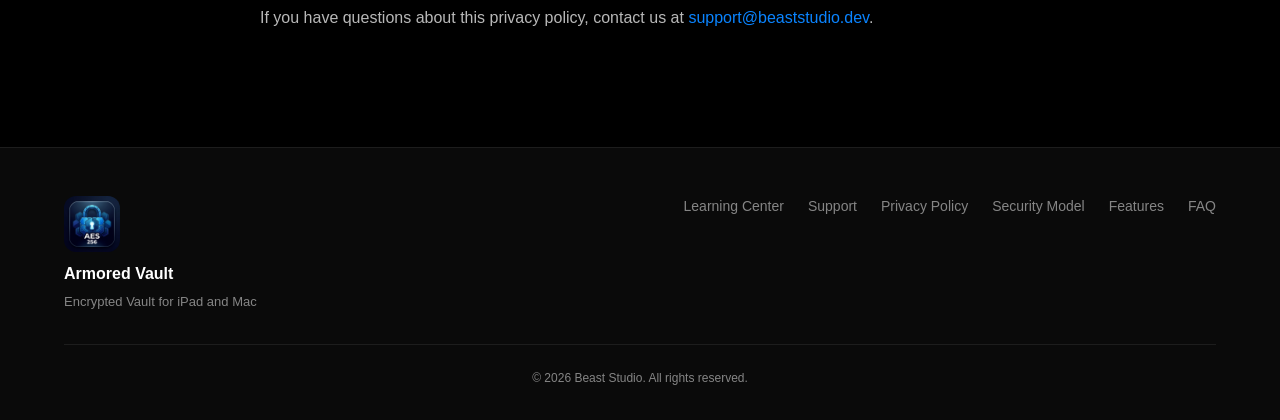
<file: privacy.html>
<!DOCTYPE html>
<html lang="en">
<head>
    <meta charset="UTF-8">
    <meta name="viewport" content="width=device-width, initial-scale=1.0">
    <title>Armored Vault — Privacy Policy</title>
    <meta name="description" content="Armored Vault privacy policy. Zero data collection, zero network access, zero analytics — everything stays on your device.">
    <link rel="icon" type="image/png" href="assets/app-icon.png">
    <link rel="apple-touch-icon" href="assets/app-icon.png">
    <link rel="stylesheet" href="style.css?v=20260701a">
</head>
<body>

<!-- ═══════════════════ NAV ═══════════════════ -->
<header class="nav">
    <div class="nav-inner">
        <a href="index.html#top" class="nav-brand">
            <img class="nav-icon" src="assets/app-icon.png" alt="">
            <span>Armored Vault</span>
        </a>
        <button class="nav-toggle" aria-label="Toggle menu" aria-expanded="false">
            <span></span><span></span><span></span>
        </button>
        <nav class="nav-links">
            <a href="index.html#features">Features</a>
            <a href="index.html#security">Security</a>
            <a href="learning-center.html">Learning Center</a>
            <a href="support.html">Support</a>
            <a href="index.html#download" class="nav-cta">Download</a>
        </nav>
    </div>
</header>

<!-- ═══════════════════ PRIVACY HERO ═══════════════════ -->
<section class="support-hero">
    <div class="support-hero-inner">
        <span class="eyebrow">PRIVACY POLICY</span>
        <h1>Your data stays yours.</h1>
        <p class="hero-sub">Zero collection. Zero network access. Zero analytics. Everything lives on your iPad or Mac and nowhere else.</p>
    </div>
</section>

<!-- ═══════════════════ PRIVACY BODY ═══════════════════ -->
<section class="legal">
    <div class="legal-inner">
        <p class="effective">Effective date: June 22, 2026</p>

        <h2>Overview</h2>
        <p>Armored Vault is designed with privacy as its core principle. By default the app operates entirely offline and does not collect or share any user data. The sole exception is <strong>optional iCloud sync</strong>, which you enable yourself — and even then, only ciphertext moves through your own private iCloud, where Apple cannot read it. Beast Studio never collects or receives your data in any case.</p>

        <h2>Data Collection</h2>
        <p>Armored Vault collects <strong>no data</strong>. Specifically:</p>
        <ul>
            <li>No personal information is collected</li>
            <li>No usage analytics or telemetry are gathered</li>
            <li>No crash reports are sent automatically</li>
            <li>No advertising identifiers are used</li>
            <li>No cookies or tracking technologies are employed</li>
            <li>No account creation is required</li>
        </ul>

        <h2>Network Activity</h2>
        <p>With iCloud sync off, Armored Vault makes <strong>zero network connections</strong> and communicates with no server, API, or external service — all encryption, decryption, and file storage happens entirely on your device. The one network feature is <strong>optional iCloud sync</strong>, off until you enable it. When it is on, your device exchanges <strong>only ciphertext</strong> — encrypted file blobs and an encrypted index — with your own private iCloud. Apple cannot read your files, names, or keys, and there is still no server run by Beast Studio in between.</p>

        <h2>iCloud Sync</h2>
        <p>Armored Vault offers an <strong>optional</strong> iCloud sync feature that keeps one vault current across your own Mac and iPad. It is <strong>off by default</strong> and runs only after you explicitly turn it on. Sync uses <strong>your own private iCloud</strong> account (Apple's iCloud / CloudKit) — there is no account system and no server operated by Beast Studio. Only <strong>ciphertext</strong> ever leaves your device: encrypted file blobs and an encrypted index. Your file names, contents, and encryption keys are never exposed; even the key material that passes through iCloud is itself encrypted and useless without your passphrase. Your decoy vault is deliberately excluded from sync and never touches iCloud. Data synced this way is also subject to Apple's iCloud terms and privacy policy.</p>

        <h2>On-Device Data</h2>
        <p>All files you import or create within the app are encrypted using AES-256-GCM and stored locally on your device. Your passphrase is used to derive an encryption key on your device; the passphrase itself is never stored, transmitted, or recorded in any form. No data leaves your device unless you explicitly choose to export it — or turn on optional iCloud sync, which moves only ciphertext to your own private iCloud.</p>

        <h2>Camera Access</h2>
        <p>The app requests camera access for two optional features: capturing photos and videos directly into the vault, and the break-in detection feature. All captured images remain on your device, encrypted within the app's secure storage. No images are ever uploaded or transmitted.</p>

        <h2>Biometric &amp; Device Authentication</h2>
        <p>If you enable biometric unlock (Face ID or Touch ID), authentication is handled entirely by Apple's LocalAuthentication framework on your device. The app also uses Apple's device-owner authentication (Face ID, Touch ID, device passcode, or Mac account password) to gate Vault Reset, the sanctioned clean-slate reset path for forgotten passphrases. No biometric data is accessed or stored by Armored Vault in either case — all evaluation happens within iOS or macOS.</p>

        <h2>Third-Party Services</h2>
        <p>Armored Vault uses no third-party SDKs, analytics services, or ad networks. The only external service it can use is your own private iCloud, and only if you enable optional sync — there is no other cloud service and no server operated by Beast Studio.</p>

        <h2>What This Policy Covers — and What It Doesn't</h2>
        <p>This policy describes Armored Vault's own behavior: what the app does and does not do with your data. It does not describe, and cannot speak to, the behavior of:</p>
        <ul>
            <li>Your operating system (macOS or iPadOS), including features that Apple may add in future updates that observe screen content, the clipboard, accessibility APIs, or rendered text.</li>
            <li>Third-party software you have installed on your device and granted system permissions to, including but not limited to screen recorders, clipboard managers, accessibility tools, AI assistants, and any other software with elevated privileges.</li>
            <li>Hardware capture devices physically connected to your device.</li>
            <li>Actions you choose to take that hand content to other apps or services — clicking a link, sharing to Mail or Messages, copying text and pasting it elsewhere, or printing a document. Those are governed by the apps you hand the content to, not by Armored Vault.</li>
        </ul>
        <p>The security of the operating system and software environment in which Armored Vault runs is your responsibility, not Beast Studio's. Armored Vault's promise is about what Armored Vault itself does — and what it does is nothing, beyond what you ask it to.</p>

        <h2>Children's Privacy</h2>
        <p>The app does not collect any data from anyone, including children under 13.</p>

        <h2>GDPR, CCPA, and Similar Regulations</h2>
        <p>Because Armored Vault collects no personal data, there is nothing for us to provide in response to access, portability, deletion, or opt-out requests under the General Data Protection Regulation (GDPR), the California Consumer Privacy Act (CCPA), or similar laws. You retain all rights granted by those laws; we simply have no personal data on which to act.</p>

        <h2>Changes to This Policy</h2>
        <p>If this privacy policy is updated, the revised version will be posted on this page with an updated effective date.</p>

        <h2>Contact</h2>
        <p>If you have questions about this privacy policy, contact us at <a href="mailto:support@beaststudio.dev?subject=Armored%20Vault%20Privacy">support@beaststudio.dev</a>.</p>
    </div>
</section>

<!-- ═══════════════════ FOOTER ═══════════════════ -->
<footer class="footer">
    <div class="footer-inner">
        <div class="footer-brand">
            <img class="nav-icon" src="assets/app-icon.png" alt="">
            <strong>Armored Vault</strong>
            <p>Encrypted Vault for iPad and Mac</p>
        </div>
        <nav class="footer-links">
            <a href="learning-center.html">Learning Center</a>
            <a href="support.html">Support</a>
            <a href="privacy.html">Privacy Policy</a>
            <a href="security.html">Security Model</a>
            <a href="index.html#features">Features</a>
            <a href="support.html#faq">FAQ</a>
        </nav>
    </div>
    <div class="footer-legal">
        <p>&copy; 2026 Beast Studio. All rights reserved.</p>
    </div>
</footer>

<script src="assets/nav.js"></script>
</body>
</html>
</file>
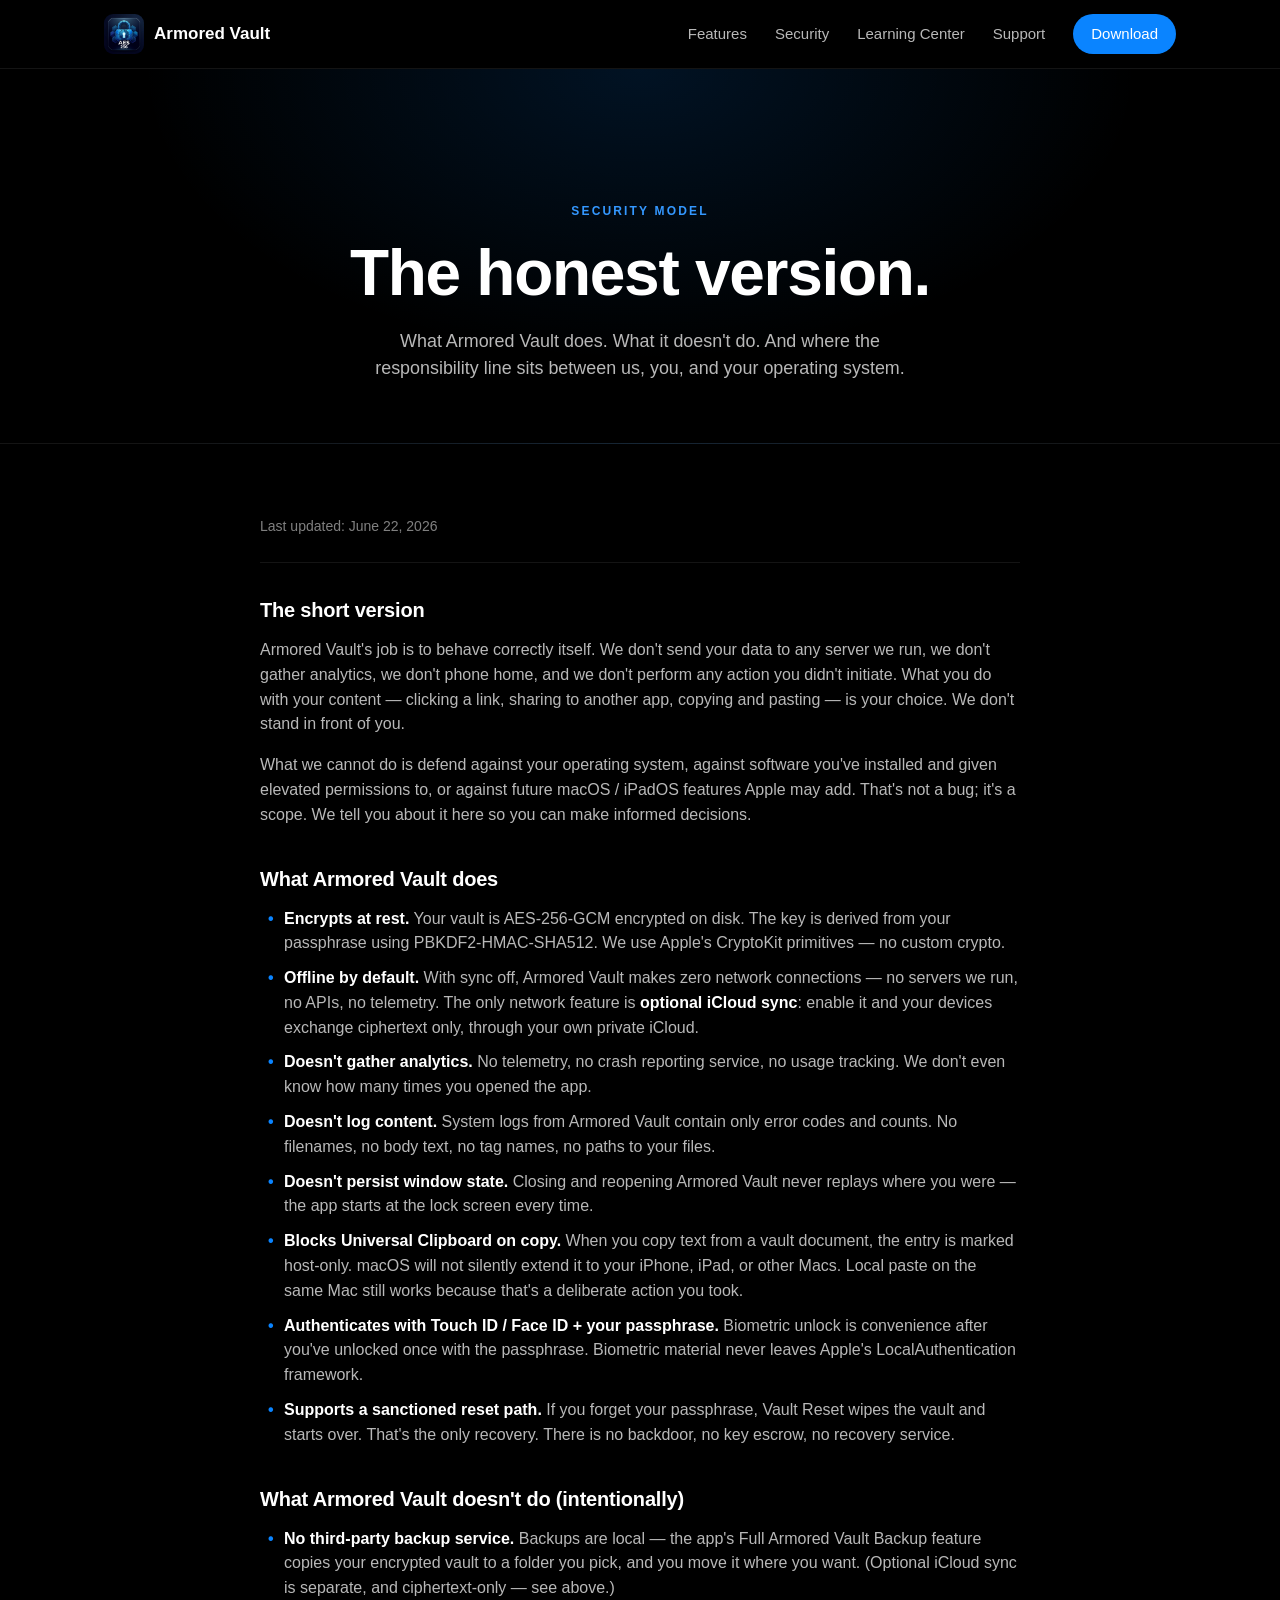
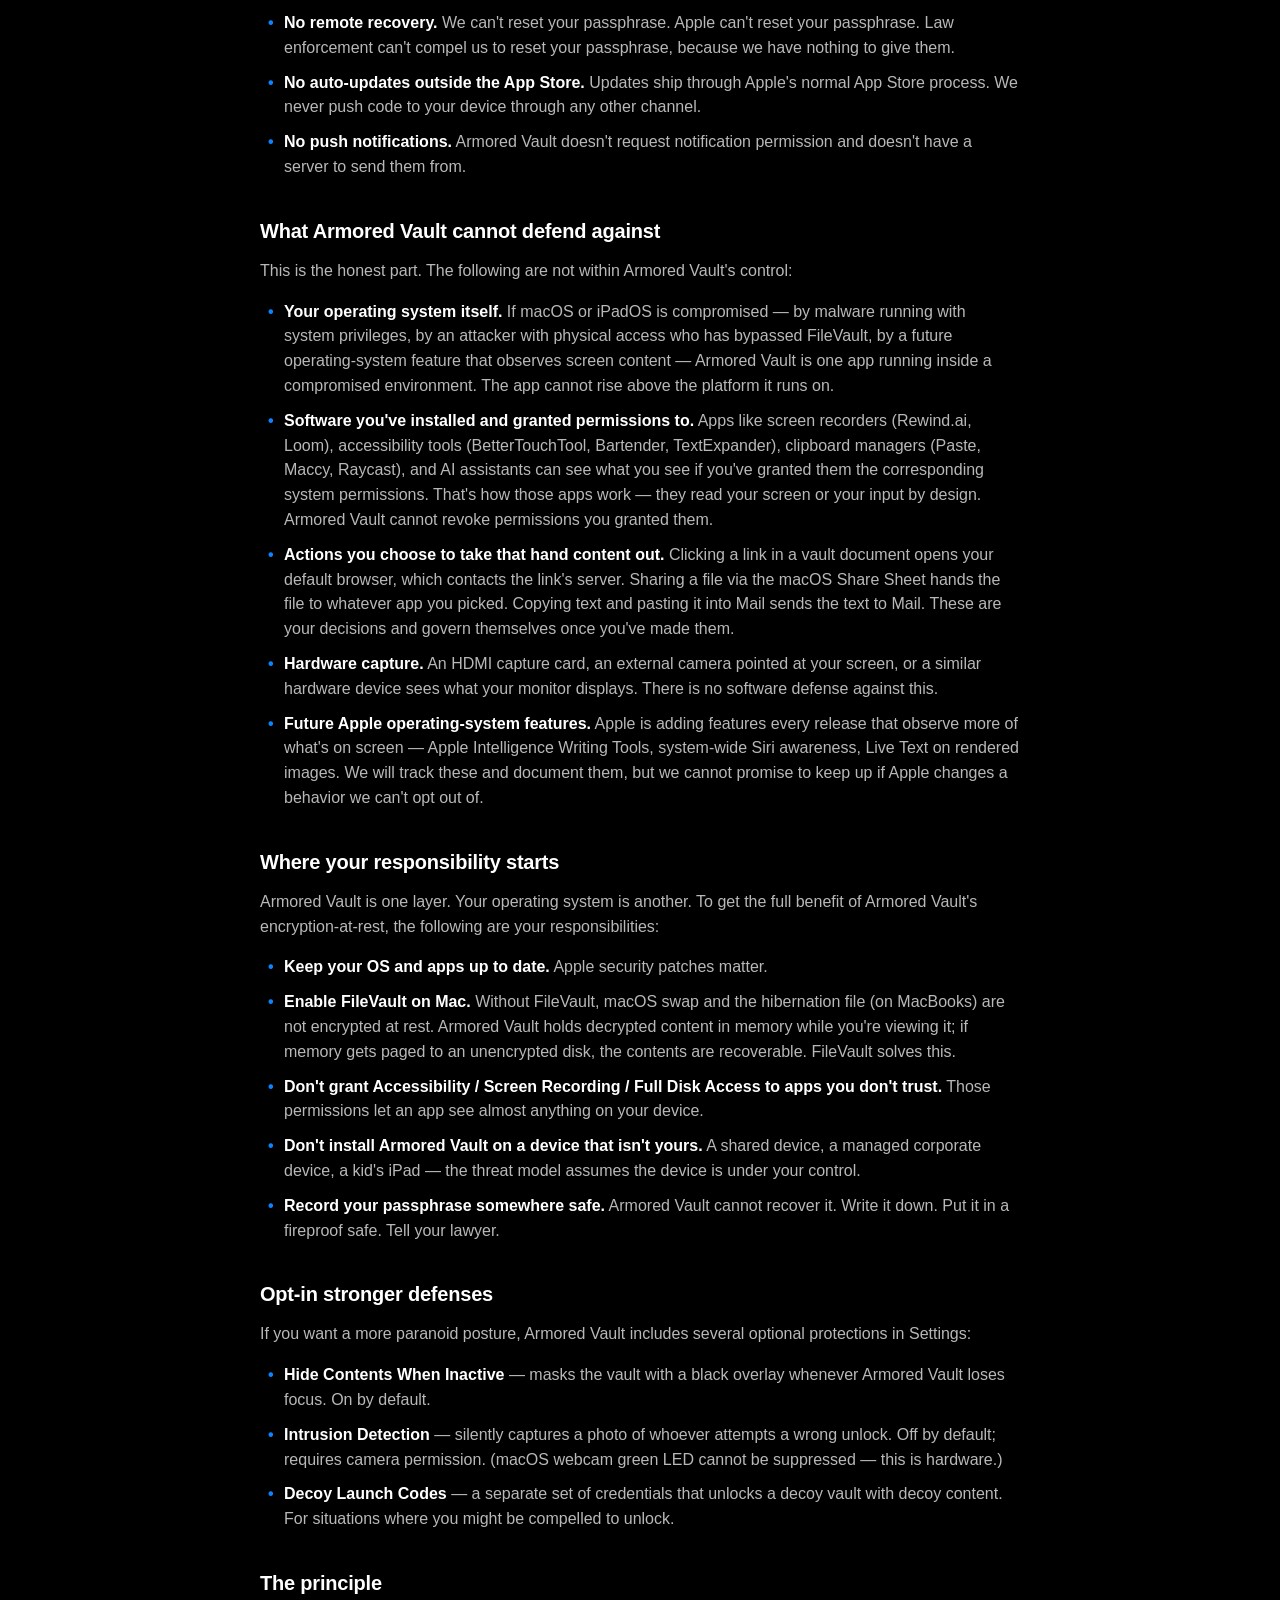
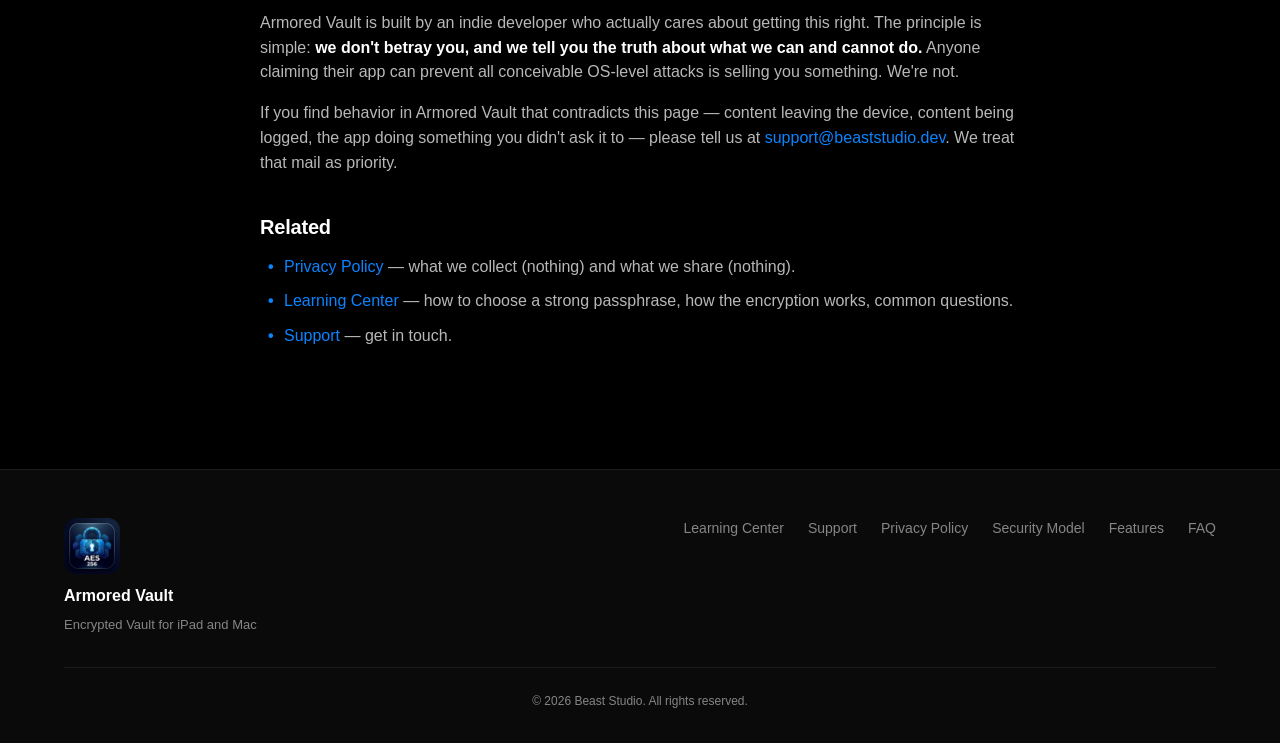
<file: security.html>
<!DOCTYPE html>
<html lang="en">
<head>
    <meta charset="UTF-8">
    <meta name="viewport" content="width=device-width, initial-scale=1.0">
    <title>Armored Vault — Security Model</title>
    <meta name="description" content="Armored Vault's security model in plain English. What the app does, what it doesn't do, and where the responsibility line sits.">
    <link rel="icon" type="image/png" href="assets/app-icon.png">
    <link rel="apple-touch-icon" href="assets/app-icon.png">
    <link rel="stylesheet" href="style.css?v=20260701a">
</head>
<body>

<!-- ═══════════════════ NAV ═══════════════════ -->
<header class="nav">
    <div class="nav-inner">
        <a href="index.html#top" class="nav-brand">
            <img class="nav-icon" src="assets/app-icon.png" alt="">
            <span>Armored Vault</span>
        </a>
        <button class="nav-toggle" aria-label="Toggle menu" aria-expanded="false">
            <span></span><span></span><span></span>
        </button>
        <nav class="nav-links">
            <a href="index.html#features">Features</a>
            <a href="index.html#security">Security</a>
            <a href="learning-center.html">Learning Center</a>
            <a href="support.html">Support</a>
            <a href="index.html#download" class="nav-cta">Download</a>
        </nav>
    </div>
</header>

<!-- ═══════════════════ HERO ═══════════════════ -->
<section class="support-hero">
    <div class="support-hero-inner">
        <span class="eyebrow">SECURITY MODEL</span>
        <h1>The honest version.</h1>
        <p class="hero-sub">What Armored Vault does. What it doesn't do. And where the responsibility line sits between us, you, and your operating system.</p>
    </div>
</section>

<!-- ═══════════════════ BODY ═══════════════════ -->
<section class="legal">
    <div class="legal-inner">
        <p class="effective">Last updated: June 22, 2026</p>

        <h2>The short version</h2>
        <p>Armored Vault's job is to behave correctly itself. We don't send your data to any server we run, we don't gather analytics, we don't phone home, and we don't perform any action you didn't initiate. What you do with your content — clicking a link, sharing to another app, copying and pasting — is your choice. We don't stand in front of you.</p>
        <p>What we cannot do is defend against your operating system, against software you've installed and given elevated permissions to, or against future macOS / iPadOS features Apple may add. That's not a bug; it's a scope. We tell you about it here so you can make informed decisions.</p>

        <h2>What Armored Vault does</h2>
        <ul>
            <li><strong>Encrypts at rest.</strong> Your vault is AES-256-GCM encrypted on disk. The key is derived from your passphrase using PBKDF2-HMAC-SHA512. We use Apple's CryptoKit primitives — no custom crypto.</li>
            <li><strong>Offline by default.</strong> With sync off, Armored Vault makes zero network connections — no servers we run, no APIs, no telemetry. The only network feature is <strong>optional iCloud sync</strong>: enable it and your devices exchange ciphertext only, through your own private iCloud.</li>
            <li><strong>Doesn't gather analytics.</strong> No telemetry, no crash reporting service, no usage tracking. We don't even know how many times you opened the app.</li>
            <li><strong>Doesn't log content.</strong> System logs from Armored Vault contain only error codes and counts. No filenames, no body text, no tag names, no paths to your files.</li>
            <li><strong>Doesn't persist window state.</strong> Closing and reopening Armored Vault never replays where you were — the app starts at the lock screen every time.</li>
            <li><strong>Blocks Universal Clipboard on copy.</strong> When you copy text from a vault document, the entry is marked host-only. macOS will not silently extend it to your iPhone, iPad, or other Macs. Local paste on the same Mac still works because that's a deliberate action you took.</li>
            <li><strong>Authenticates with Touch ID / Face ID + your passphrase.</strong> Biometric unlock is convenience after you've unlocked once with the passphrase. Biometric material never leaves Apple's LocalAuthentication framework.</li>
            <li><strong>Supports a sanctioned reset path.</strong> If you forget your passphrase, Vault Reset wipes the vault and starts over. That's the only recovery. There is no backdoor, no key escrow, no recovery service.</li>
        </ul>

        <h2>What Armored Vault doesn't do (intentionally)</h2>
        <ul>
            <li><strong>No third-party backup service.</strong> Backups are local — the app's Full Armored Vault Backup feature copies your encrypted vault to a folder you pick, and you move it where you want. (Optional iCloud sync is separate, and ciphertext-only — see above.)</li>
            <li><strong>No remote recovery.</strong> We can't reset your passphrase. Apple can't reset your passphrase. Law enforcement can't compel us to reset your passphrase, because we have nothing to give them.</li>
            <li><strong>No auto-updates outside the App Store.</strong> Updates ship through Apple's normal App Store process. We never push code to your device through any other channel.</li>
            <li><strong>No push notifications.</strong> Armored Vault doesn't request notification permission and doesn't have a server to send them from.</li>
        </ul>

        <h2>What Armored Vault cannot defend against</h2>
        <p>This is the honest part. The following are not within Armored Vault's control:</p>
        <ul>
            <li><strong>Your operating system itself.</strong> If macOS or iPadOS is compromised — by malware running with system privileges, by an attacker with physical access who has bypassed FileVault, by a future operating-system feature that observes screen content — Armored Vault is one app running inside a compromised environment. The app cannot rise above the platform it runs on.</li>
            <li><strong>Software you've installed and granted permissions to.</strong> Apps like screen recorders (Rewind.ai, Loom), accessibility tools (BetterTouchTool, Bartender, TextExpander), clipboard managers (Paste, Maccy, Raycast), and AI assistants can see what you see if you've granted them the corresponding system permissions. That's how those apps work — they read your screen or your input by design. Armored Vault cannot revoke permissions you granted them.</li>
            <li><strong>Actions you choose to take that hand content out.</strong> Clicking a link in a vault document opens your default browser, which contacts the link's server. Sharing a file via the macOS Share Sheet hands the file to whatever app you picked. Copying text and pasting it into Mail sends the text to Mail. These are your decisions and govern themselves once you've made them.</li>
            <li><strong>Hardware capture.</strong> An HDMI capture card, an external camera pointed at your screen, or a similar hardware device sees what your monitor displays. There is no software defense against this.</li>
            <li><strong>Future Apple operating-system features.</strong> Apple is adding features every release that observe more of what's on screen — Apple Intelligence Writing Tools, system-wide Siri awareness, Live Text on rendered images. We will track these and document them, but we cannot promise to keep up if Apple changes a behavior we can't opt out of.</li>
        </ul>

        <h2>Where your responsibility starts</h2>
        <p>Armored Vault is one layer. Your operating system is another. To get the full benefit of Armored Vault's encryption-at-rest, the following are your responsibilities:</p>
        <ul>
            <li><strong>Keep your OS and apps up to date.</strong> Apple security patches matter.</li>
            <li><strong>Enable FileVault on Mac.</strong> Without FileVault, macOS swap and the hibernation file (on MacBooks) are not encrypted at rest. Armored Vault holds decrypted content in memory while you're viewing it; if memory gets paged to an unencrypted disk, the contents are recoverable. FileVault solves this.</li>
            <li><strong>Don't grant Accessibility / Screen Recording / Full Disk Access to apps you don't trust.</strong> Those permissions let an app see almost anything on your device.</li>
            <li><strong>Don't install Armored Vault on a device that isn't yours.</strong> A shared device, a managed corporate device, a kid's iPad — the threat model assumes the device is under your control.</li>
            <li><strong>Record your passphrase somewhere safe.</strong> Armored Vault cannot recover it. Write it down. Put it in a fireproof safe. Tell your lawyer.</li>
        </ul>

        <h2>Opt-in stronger defenses</h2>
        <p>If you want a more paranoid posture, Armored Vault includes several optional protections in Settings:</p>
        <ul>
            <li><strong>Hide Contents When Inactive</strong> — masks the vault with a black overlay whenever Armored Vault loses focus. On by default.</li>
            <li><strong>Intrusion Detection</strong> — silently captures a photo of whoever attempts a wrong unlock. Off by default; requires camera permission. (macOS webcam green LED cannot be suppressed — this is hardware.)</li>
            <li><strong>Decoy Launch Codes</strong> — a separate set of credentials that unlocks a decoy vault with decoy content. For situations where you might be compelled to unlock.</li>
        </ul>

        <h2>The principle</h2>
        <p>Armored Vault is built by an indie developer who actually cares about getting this right. The principle is simple: <strong>we don't betray you, and we tell you the truth about what we can and cannot do.</strong> Anyone claiming their app can prevent all conceivable OS-level attacks is selling you something. We're not.</p>
        <p>If you find behavior in Armored Vault that contradicts this page — content leaving the device, content being logged, the app doing something you didn't ask it to — please tell us at <a href="mailto:support@beaststudio.dev?subject=Armored%20Vault%20Security%20Concern">support@beaststudio.dev</a>. We treat that mail as priority.</p>

        <h2>Related</h2>
        <ul>
            <li><a href="privacy.html">Privacy Policy</a> — what we collect (nothing) and what we share (nothing).</li>
            <li><a href="learning-center.html">Learning Center</a> — how to choose a strong passphrase, how the encryption works, common questions.</li>
            <li><a href="support.html">Support</a> — get in touch.</li>
        </ul>
    </div>
</section>

<!-- ═══════════════════ FOOTER ═══════════════════ -->
<footer class="footer">
    <div class="footer-inner">
        <div class="footer-brand">
            <img class="nav-icon" src="assets/app-icon.png" alt="">
            <strong>Armored Vault</strong>
            <p>Encrypted Vault for iPad and Mac</p>
        </div>
        <nav class="footer-links">
            <a href="learning-center.html">Learning Center</a>
            <a href="support.html">Support</a>
            <a href="privacy.html">Privacy Policy</a>
            <a href="security.html">Security Model</a>
            <a href="index.html#features">Features</a>
            <a href="support.html#faq">FAQ</a>
        </nav>
    </div>
    <div class="footer-legal">
        <p>&copy; 2026 Beast Studio. All rights reserved.</p>
    </div>
</footer>

<script src="assets/nav.js"></script>
</body>
</html>
</file>
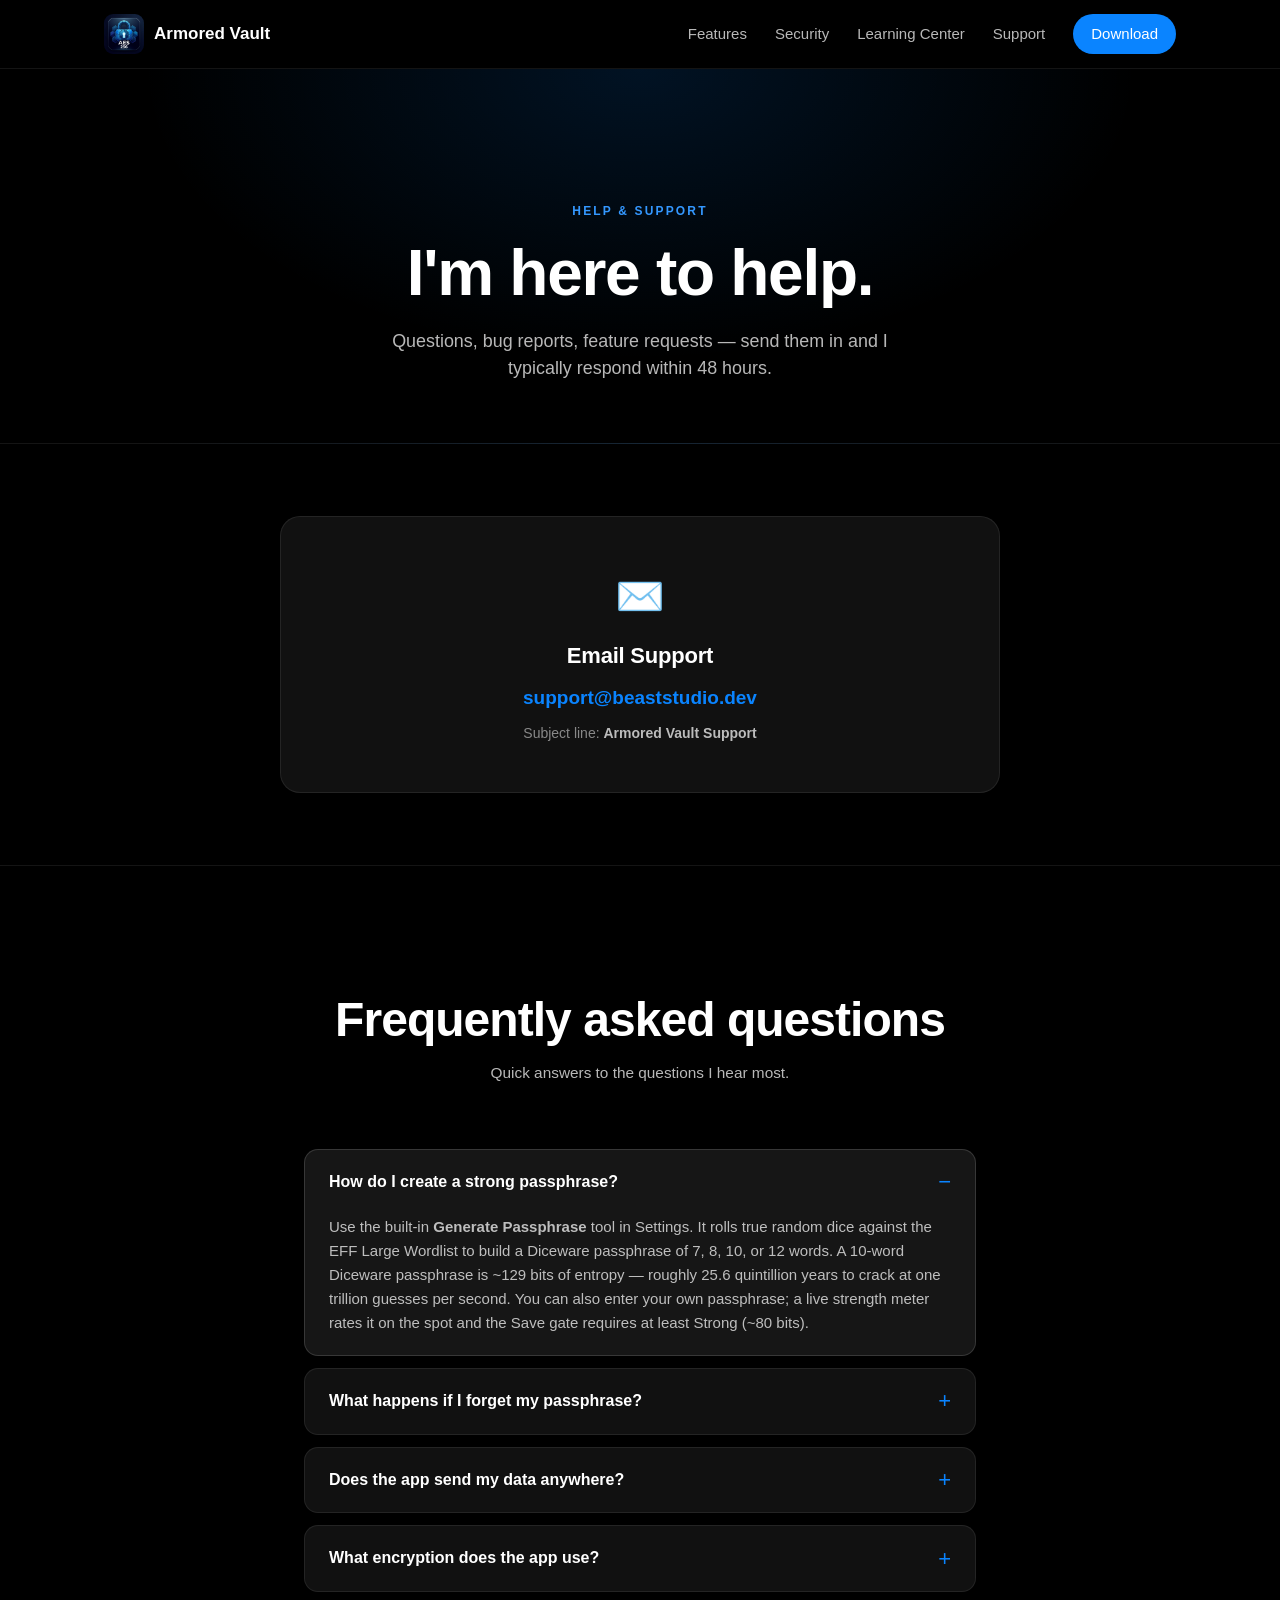
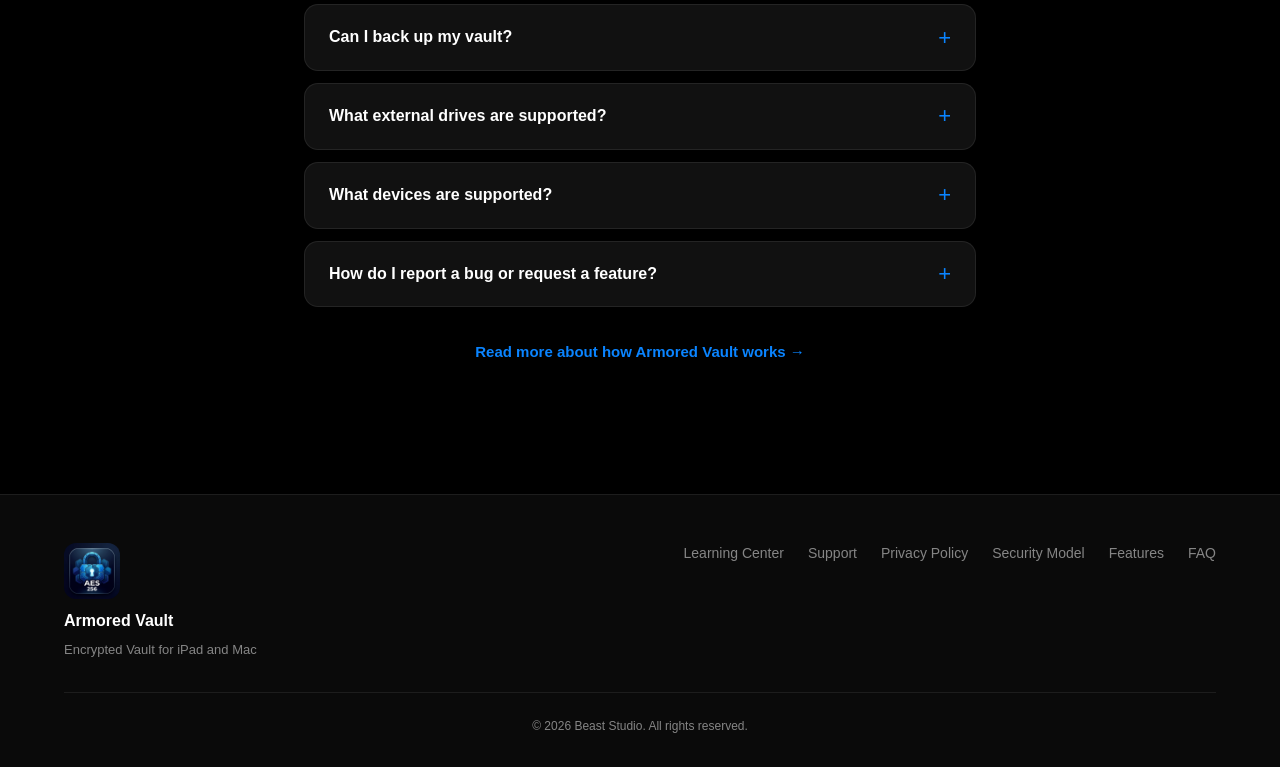
<file: support.html>
<!DOCTYPE html>
<html lang="en">
<head>
    <meta charset="UTF-8">
    <meta name="viewport" content="width=device-width, initial-scale=1.0">
    <title>Armored Vault — Support</title>
    <meta name="description" content="Support for Armored Vault — the encrypted vault for iPad and Mac. Email support, FAQ, and answers to common questions about passphrases, backups, and encryption.">
    <link rel="icon" type="image/png" href="assets/app-icon.png">
    <link rel="apple-touch-icon" href="assets/app-icon.png">
    <link rel="stylesheet" href="style.css?v=20260701a">
</head>
<body>

<!-- ═══════════════════ NAV ═══════════════════ -->
<header class="nav">
    <div class="nav-inner">
        <a href="index.html#top" class="nav-brand">
            <img class="nav-icon" src="assets/app-icon.png" alt="">
            <span>Armored Vault</span>
        </a>
        <button class="nav-toggle" aria-label="Toggle menu" aria-expanded="false">
            <span></span><span></span><span></span>
        </button>
        <nav class="nav-links">
            <a href="index.html#features">Features</a>
            <a href="index.html#security">Security</a>
            <a href="learning-center.html">Learning Center</a>
            <a href="support.html">Support</a>
            <a href="index.html#download" class="nav-cta">Download</a>
        </nav>
    </div>
</header>

<!-- ═══════════════════ SUPPORT HERO ═══════════════════ -->
<section class="support-hero">
    <div class="support-hero-inner">
        <span class="eyebrow">HELP &amp; SUPPORT</span>
        <h1>I'm here to help.</h1>
        <p class="hero-sub">Questions, bug reports, feature requests — send them in and I typically respond within 48 hours.</p>
    </div>
</section>

<!-- ═══════════════════ CONTACT ═══════════════════ -->
<section class="support-contact">
    <div class="support-contact-inner">
        <div class="contact-card">
            <div class="contact-icon">&#9993;&#65039;</div>
            <h3>Email Support</h3>
            <p>
                <a href="mailto:support@beaststudio.dev?subject=Armored%20Vault%20Support">support@beaststudio.dev</a>
            </p>
            <p class="contact-meta">Subject line: <strong>Armored Vault Support</strong></p>
        </div>
    </div>
</section>

<!-- ═══════════════════ FAQ ═══════════════════ -->
<section class="faq" id="faq">
    <div class="section-head">
        <h2>Frequently asked questions</h2>
        <p>Quick answers to the questions I hear most.</p>
    </div>
    <div class="faq-list">
        <details open>
            <summary>How do I create a strong passphrase?</summary>
            <p>Use the built-in <strong>Generate Passphrase</strong> tool in Settings. It rolls true random dice against the EFF Large Wordlist to build a Diceware passphrase of 7, 8, 10, or 12 words. A 10-word Diceware passphrase is ~129 bits of entropy — roughly 25.6 quintillion years to crack at one trillion guesses per second. You can also enter your own passphrase; a live strength meter rates it on the spot and the Save gate requires at least Strong (~80 bits).</p>
        </details>

        <details>
            <summary>What happens if I forget my passphrase?</summary>
            <p>AES-256 encryption cannot be reversed without your passphrase — your files cannot be decrypted by me, by Apple, or by anyone else. However, the app includes a <strong>Vault Reset Zone</strong>: tap "Forgot passphrase?" on the lock screen, authenticate with Face ID / Touch ID / device passcode, type RESET, and the current vault mode is wiped so you can start fresh with a new passphrase. This is a clean-slate reset, not a decryption back door — your encrypted files in that vault mode are permanently erased. Launch codes, app settings, the Intruder Log, and the other vault mode are preserved.</p>
        </details>

        <details>
            <summary>Does the app send my data anywhere?</summary>
            <p>No. By default Armored Vault runs entirely offline — no analytics, no ad networks, no third-party SDKs, and no server I run. The one exception is <strong>optional iCloud sync</strong>, off until you turn it on yourself: even then, only ciphertext (encrypted file blobs and an encrypted index) moves through your own private iCloud, where Apple can't read it. Nothing else leaves your device unless you explicitly export it.</p>
        </details>

        <details>
            <summary>What encryption does the app use?</summary>
            <p>AES-256-GCM — the same authenticated-encryption standard used by governments and financial institutions. Files are encrypted the moment they enter the vault, using a master key wrapped by a passphrase-derived key (PBKDF2-HMAC-SHA512, 600,000 iterations, per-vault salt). Decryption happens in a streaming chunked pipeline (4 MB segments) so large videos play back instantly without a pre-decrypt wait.</p>
        </details>

        <details>
            <summary>Can I back up my vault?</summary>
            <p>Yes — four export paths. <strong>Full Armored Vault Backup</strong> writes an encrypted snapshot of the entire vault to an external drive or any Files / Finder destination — pair with Restore from Backup on a new device to migrate, encrypted end-to-end. <strong>Full Decrypted Export</strong> writes every file decrypted to a drive in original formats. <strong>Export to Password-Protected Zip</strong> creates an AES-256 ZIP that opens in 7-Zip / Keka / WinZip; an optional Hide file names option seals everything inside a single ArmoredVault.zip so the outer archive's index reveals nothing. <strong>Export to ZIP</strong> is a plain unencrypted archive for trusted destinations.</p>
        </details>

        <details>
            <summary>What external drives are supported?</summary>
            <p>Any USB-C external SSD. For best results, format the drive as APFS on a Mac before use — APFS supports the full Unicode filename set, recovers cleanly from interrupted writes, and outperforms FAT-family filesystems on large videos.</p>
        </details>

        <details>
            <summary>What devices are supported?</summary>
            <p>The iPad app runs on any iPad with iPadOS 18 or later. The Mac app runs on any Mac with macOS 14 or later. Armored Vault is a Universal Purchase — buy it once and it unlocks on both your Mac and iPad, with Family Sharing for up to six members of your Apple Family. There is no iPhone version — Armored Vault is desktop-and-tablet territory by design.</p>
        </details>

        <details>
            <summary>How do I report a bug or request a feature?</summary>
            <p>Email <a href="mailto:support@beaststudio.dev?subject=Armored%20Vault%20Support">support@beaststudio.dev</a> with "Armored Vault Support" in the subject line. Please include your device (Mac model + macOS version, or iPad model + iPadOS version), the Armored Vault version (Settings &rarr; About), and a description of what you saw versus what you expected.</p>
        </details>
    </div>

    <p class="support-learn-more">
        <a href="learning-center.html">Read more about how Armored Vault works &rarr;</a>
    </p>
</section>

<!-- ═══════════════════ FOOTER ═══════════════════ -->
<footer class="footer">
    <div class="footer-inner">
        <div class="footer-brand">
            <img class="nav-icon" src="assets/app-icon.png" alt="">
            <strong>Armored Vault</strong>
            <p>Encrypted Vault for iPad and Mac</p>
        </div>
        <nav class="footer-links">
            <a href="learning-center.html">Learning Center</a>
            <a href="support.html">Support</a>
            <a href="privacy.html">Privacy Policy</a>
            <a href="security.html">Security Model</a>
            <a href="index.html#features">Features</a>
            <a href="support.html#faq">FAQ</a>
        </nav>
    </div>
    <div class="footer-legal">
        <p>&copy; 2026 Beast Studio. All rights reserved.</p>
    </div>
</footer>

<script src="assets/nav.js"></script>
</body>
</html>
</file>
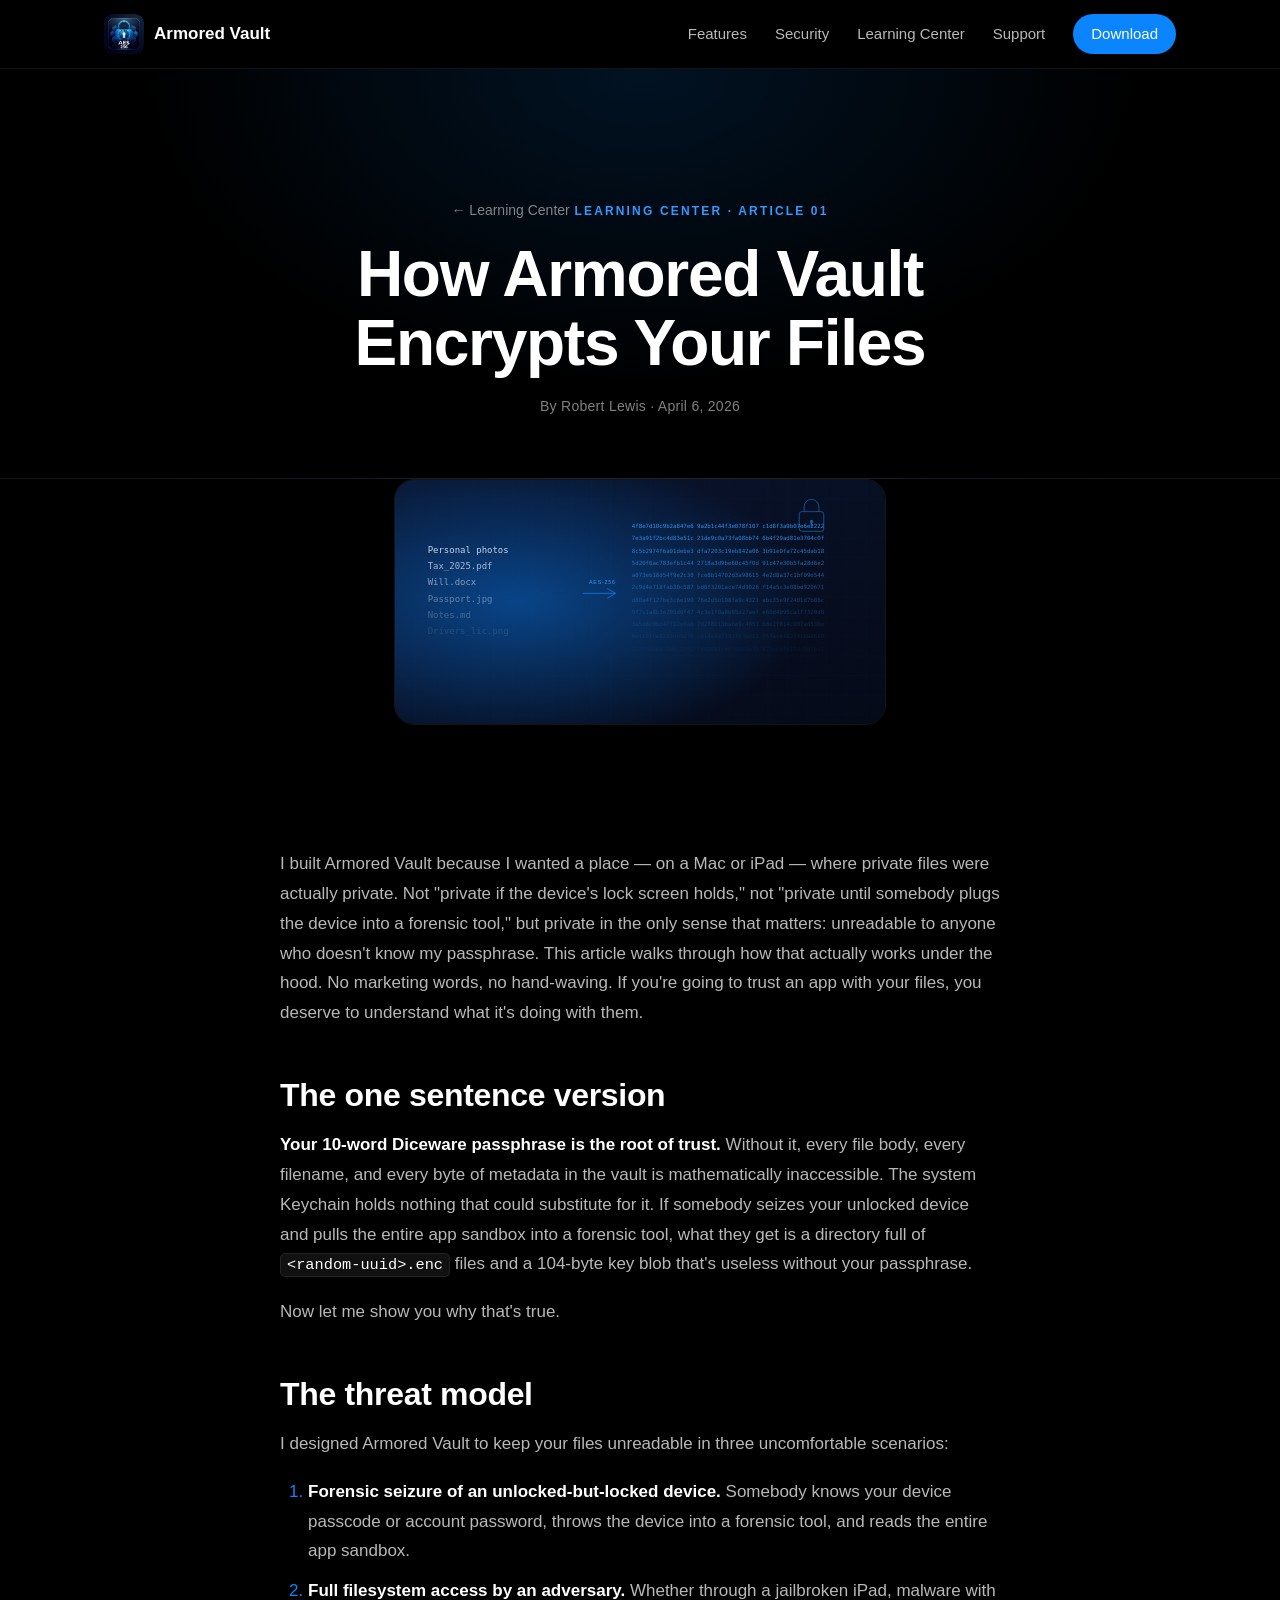
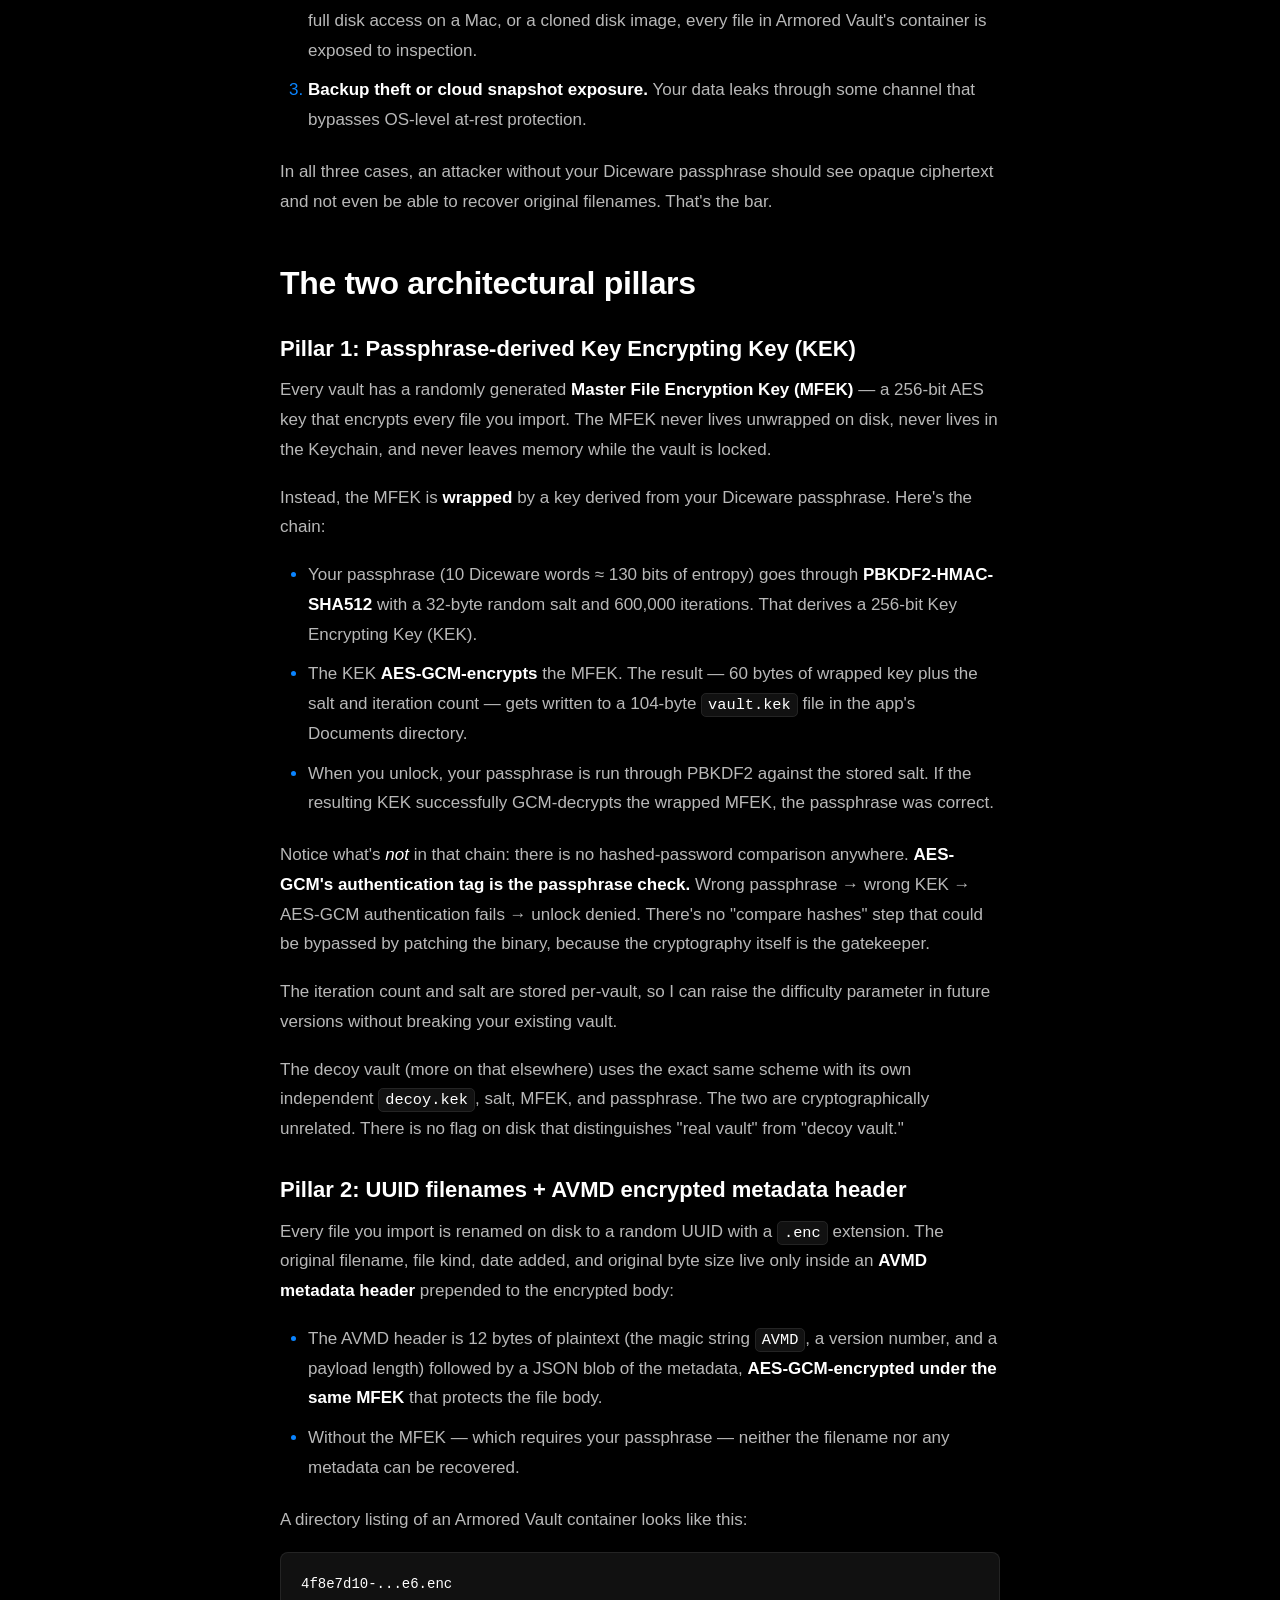
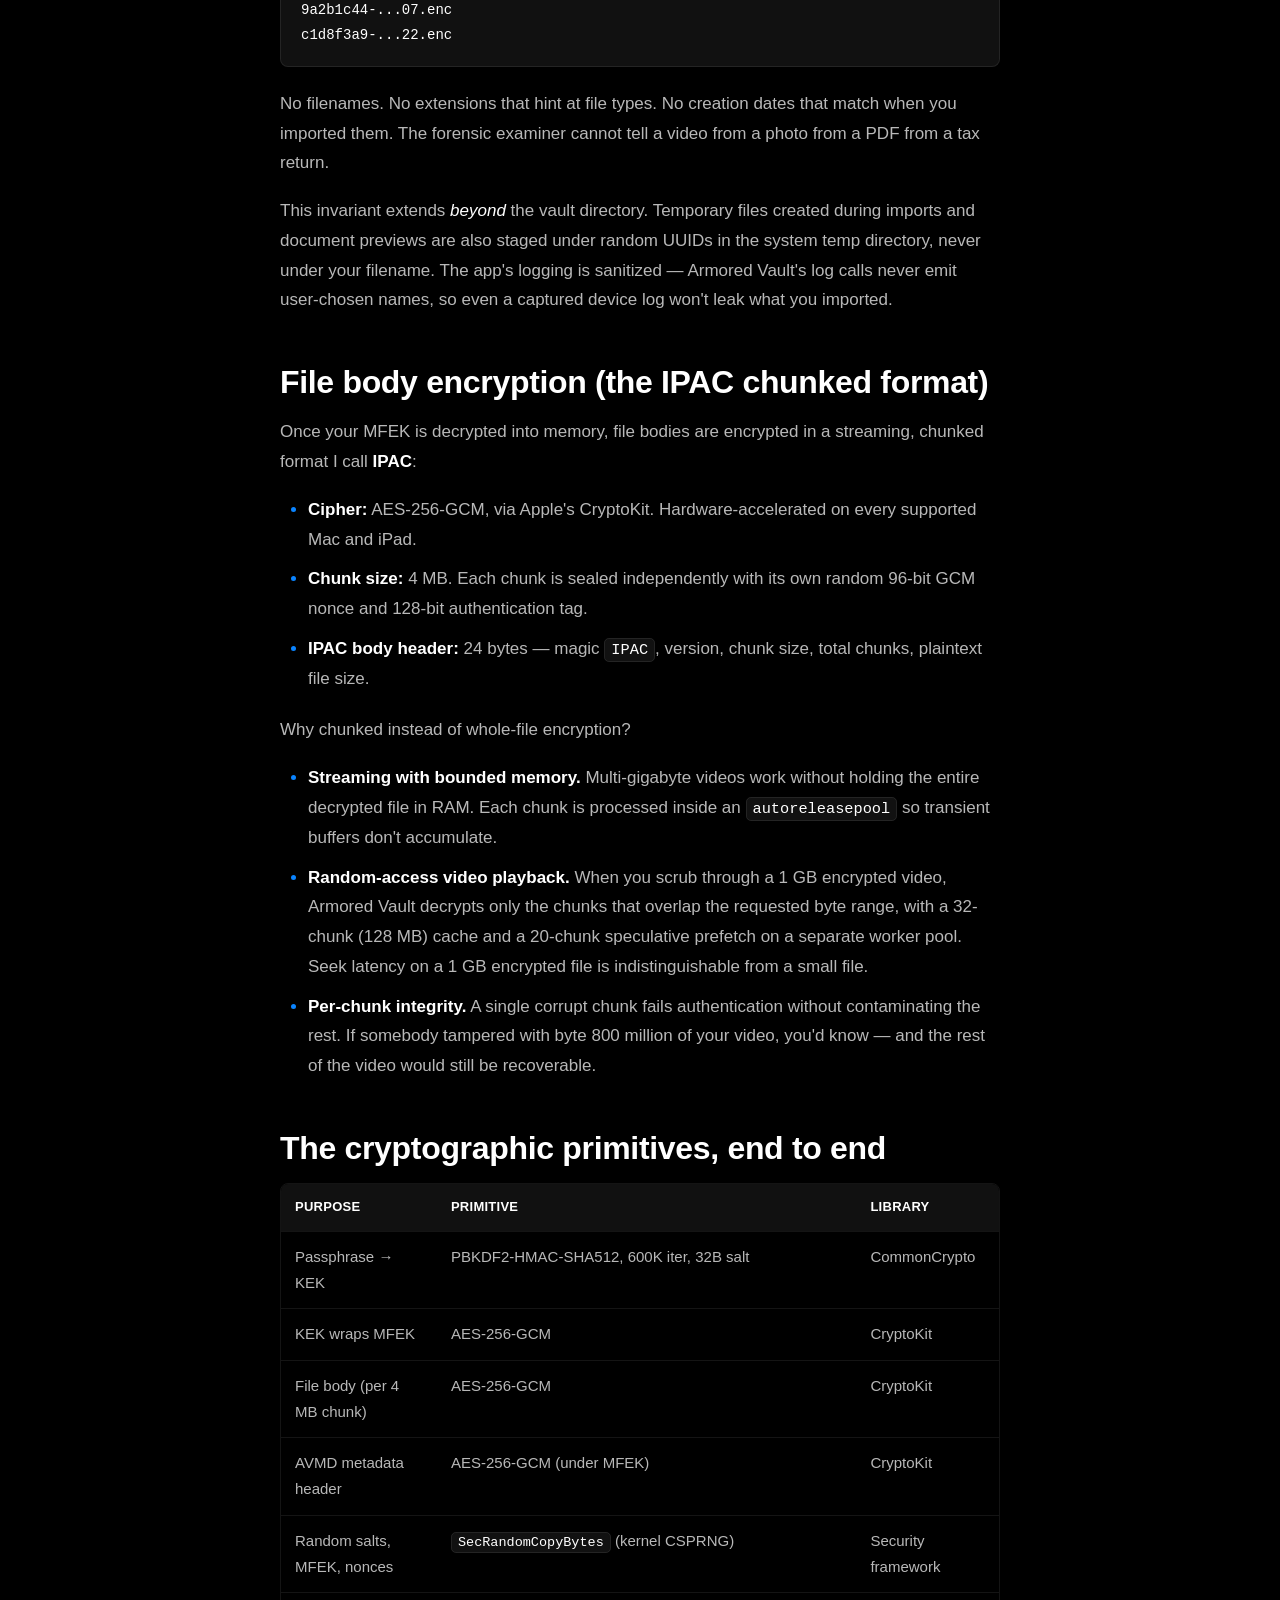
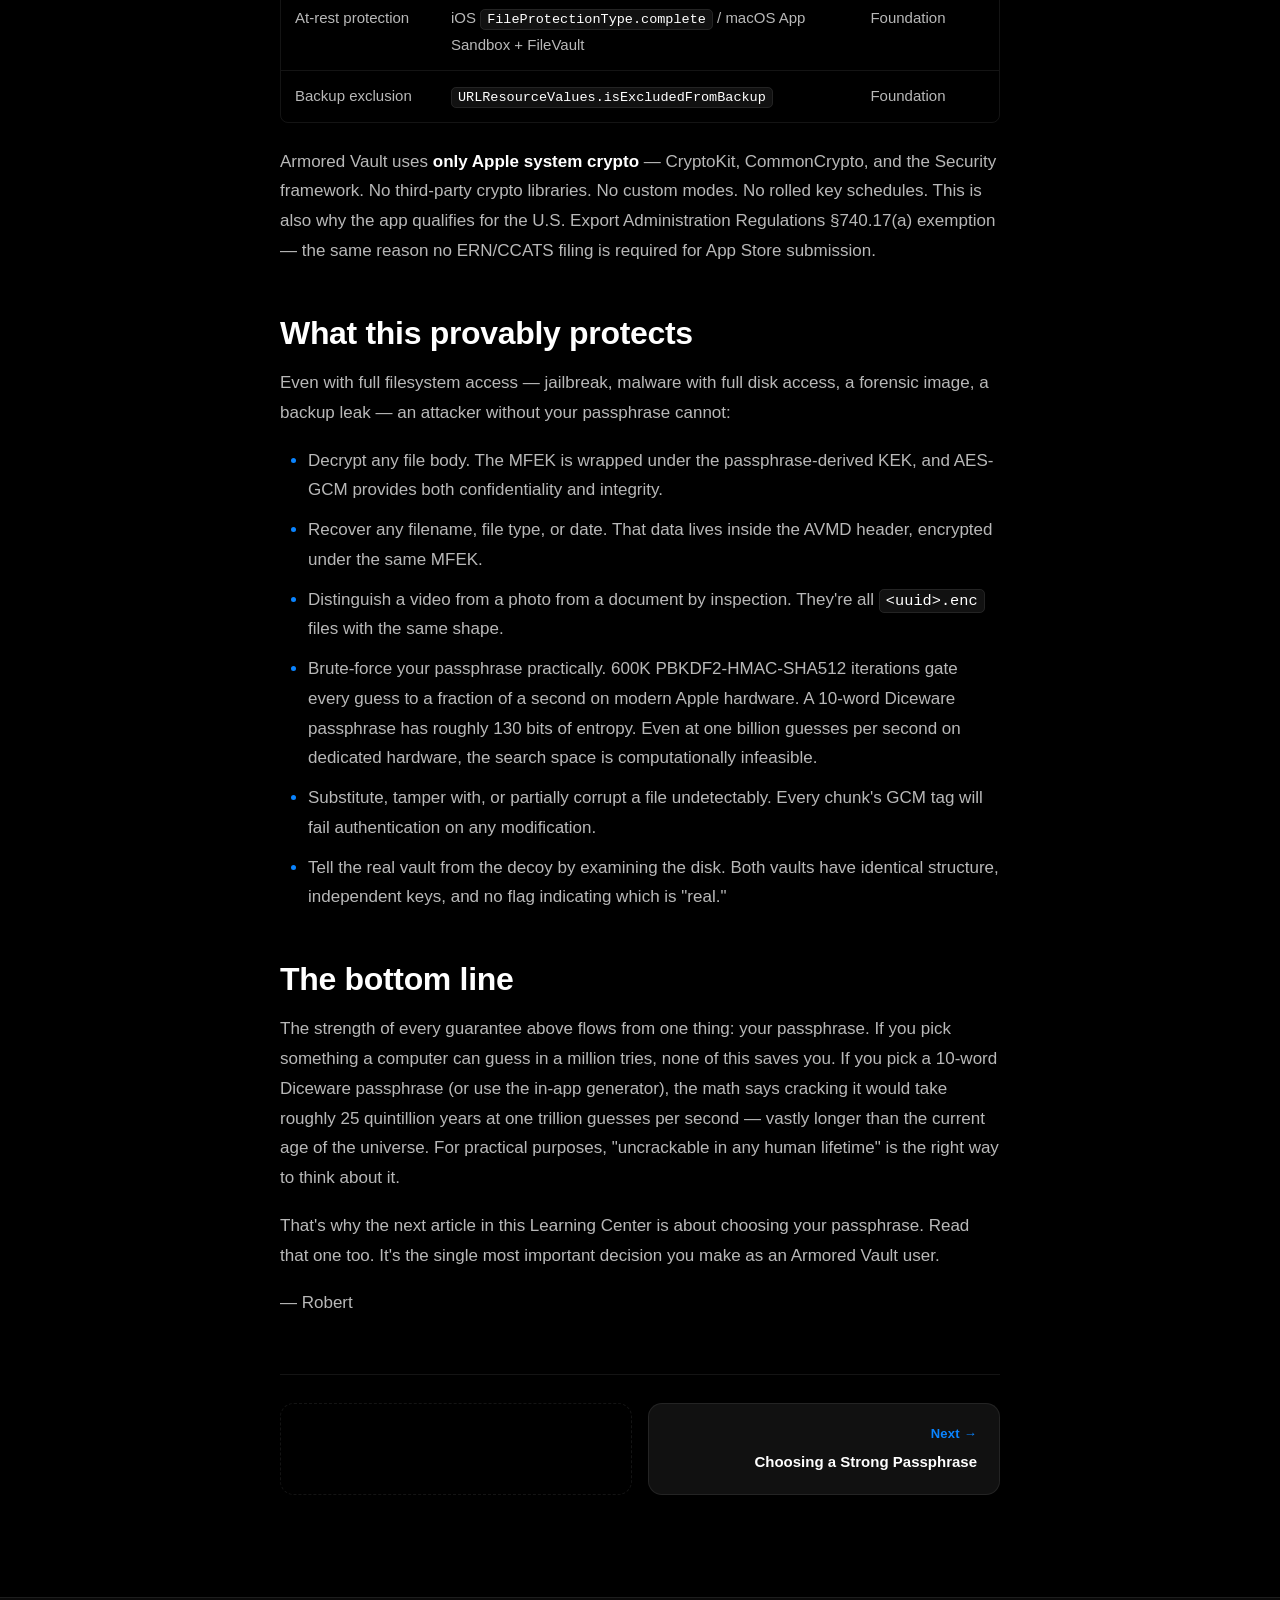
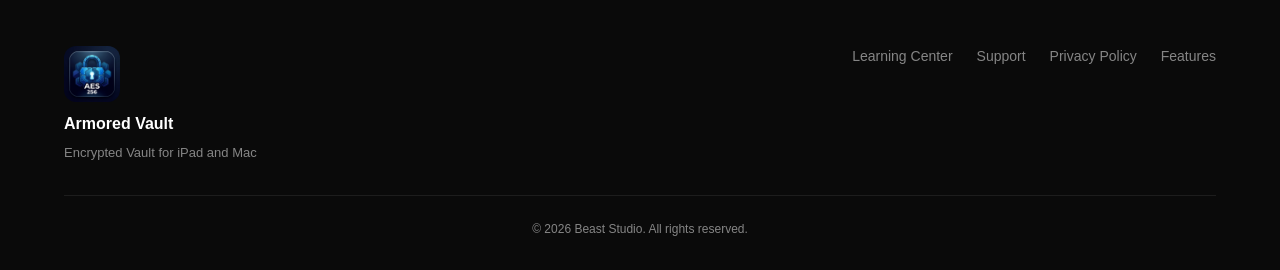
<file: learning/01-how-encryption-works.html>
<!DOCTYPE html>
<html lang="en">
<head>
    <meta charset="UTF-8">
    <meta name="viewport" content="width=device-width, initial-scale=1.0">
    <title>How Armored Vault Encrypts Your Files — Armored Vault Learning Center</title>
    <meta name="description" content="AES-256-GCM, PBKDF2, KEK-wrapped MFEK, UUID filenames — the architecture, in plain language.">
    <link rel="icon" type="image/png" href="../assets/app-icon.png">
    <link rel="apple-touch-icon" href="../assets/app-icon.png">
    <link rel="stylesheet" href="../style.css?v=20260701a">
</head>
<body>

<header class="nav">
    <div class="nav-inner">
        <a href="../index.html#top" class="nav-brand">
            <img class="nav-icon" src="../assets/app-icon.png" alt="">
            <span>Armored Vault</span>
        </a>
        <button class="nav-toggle" aria-label="Toggle menu" aria-expanded="false">
            <span></span><span></span><span></span>
        </button>
        <nav class="nav-links">
            <a href="../index.html#features">Features</a>
            <a href="../index.html#security">Security</a>
            <a href="../learning-center.html">Learning Center</a>
            <a href="../support.html">Support</a>
            <a href="../index.html#download" class="nav-cta">Download</a>
        </nav>
    </div>
</header>

<section class="support-hero article-hero">
    <div class="support-hero-inner">
        <a href="../learning-center.html" class="article-back">&larr; Learning Center</a>
        <span class="eyebrow">LEARNING CENTER &middot; ARTICLE 01</span>
        <h1>How Armored Vault Encrypts Your Files</h1>
        <p class="article-meta">By Robert Lewis &middot; April 6, 2026</p>
    </div>
</section>

<div class="article-hero-image">
    <img src="images/01-encryption.svg" alt="Plaintext file names dissolving into encrypted ciphertext blocks" loading="lazy">
</div>

<article class="article-section">
    <div class="article-inner">
        <div class="article-body">
<p>I built Armored Vault because I wanted a place — on a Mac or iPad — where private files were actually private. Not &quot;private if the device&#x27;s lock screen holds,&quot; not &quot;private until somebody plugs the device into a forensic tool,&quot; but private in the only sense that matters: unreadable to anyone who doesn&#x27;t know my passphrase. This article walks through how that actually works under the hood. No marketing words, no hand-waving. If you&#x27;re going to trust an app with your files, you deserve to understand what it&#x27;s doing with them.</p>
<h2>The one sentence version</h2>
<p><strong>Your 10-word Diceware passphrase is the root of trust.</strong> Without it, every file body, every filename, and every byte of metadata in the vault is mathematically inaccessible. The system Keychain holds nothing that could substitute for it. If somebody seizes your unlocked device and pulls the entire app sandbox into a forensic tool, what they get is a directory full of <code>&lt;random-uuid&gt;.enc</code> files and a 104-byte key blob that&#x27;s useless without your passphrase.</p>
<p>Now let me show you why that&#x27;s true.</p>
<h2>The threat model</h2>
<p>I designed Armored Vault to keep your files unreadable in three uncomfortable scenarios:</p>
<ol><li><strong>Forensic seizure of an unlocked-but-locked device.</strong> Somebody knows your device passcode or account password, throws the device into a forensic tool, and reads the entire app sandbox.</li><li><strong>Full filesystem access by an adversary.</strong> Whether through a jailbroken iPad, malware with full disk access on a Mac, or a cloned disk image, every file in Armored Vault&#x27;s container is exposed to inspection.</li><li><strong>Backup theft or cloud snapshot exposure.</strong> Your data leaks through some channel that bypasses OS-level at-rest protection.</li></ol>
<p>In all three cases, an attacker without your Diceware passphrase should see opaque ciphertext and not even be able to recover original filenames. That&#x27;s the bar.</p>
<h2>The two architectural pillars</h2>
<h3>Pillar 1: Passphrase-derived Key Encrypting Key (KEK)</h3>
<p>Every vault has a randomly generated <strong>Master File Encryption Key (MFEK)</strong> — a 256-bit AES key that encrypts every file you import. The MFEK never lives unwrapped on disk, never lives in the Keychain, and never leaves memory while the vault is locked.</p>
<p>Instead, the MFEK is <strong>wrapped</strong> by a key derived from your Diceware passphrase. Here&#x27;s the chain:</p>
<ul><li>Your passphrase (10 Diceware words ≈ 130 bits of entropy) goes through <strong>PBKDF2-HMAC-SHA512</strong> with a 32-byte random salt and 600,000 iterations. That derives a 256-bit Key Encrypting Key (KEK).</li><li>The KEK <strong>AES-GCM-encrypts</strong> the MFEK. The result — 60 bytes of wrapped key plus the salt and iteration count — gets written to a 104-byte <code>vault.kek</code> file in the app&#x27;s Documents directory.</li><li>When you unlock, your passphrase is run through PBKDF2 against the stored salt. If the resulting KEK successfully GCM-decrypts the wrapped MFEK, the passphrase was correct.</li></ul>
<p>Notice what&#x27;s <em>not</em> in that chain: there is no hashed-password comparison anywhere. <strong>AES-GCM&#x27;s authentication tag is the passphrase check.</strong> Wrong passphrase → wrong KEK → AES-GCM authentication fails → unlock denied. There&#x27;s no &quot;compare hashes&quot; step that could be bypassed by patching the binary, because the cryptography itself is the gatekeeper.</p>
<p>The iteration count and salt are stored per-vault, so I can raise the difficulty parameter in future versions without breaking your existing vault.</p>
<p>The decoy vault (more on that elsewhere) uses the exact same scheme with its own independent <code>decoy.kek</code>, salt, MFEK, and passphrase. The two are cryptographically unrelated. There is no flag on disk that distinguishes &quot;real vault&quot; from &quot;decoy vault.&quot;</p>
<h3>Pillar 2: UUID filenames + AVMD encrypted metadata header</h3>
<p>Every file you import is renamed on disk to a random UUID with a <code>.enc</code> extension. The original filename, file kind, date added, and original byte size live only inside an <strong>AVMD metadata header</strong> prepended to the encrypted body:</p>
<ul><li>The AVMD header is 12 bytes of plaintext (the magic string <code>AVMD</code>, a version number, and a payload length) followed by a JSON blob of the metadata, <strong>AES-GCM-encrypted under the same MFEK</strong> that protects the file body.</li><li>Without the MFEK — which requires your passphrase — neither the filename nor any metadata can be recovered.</li></ul>
<p>A directory listing of an Armored Vault container looks like this:</p>
<pre><code>4f8e7d10-...e6.enc
9a2b1c44-...07.enc
c1d8f3a9-...22.enc</code></pre>
<p>No filenames. No extensions that hint at file types. No creation dates that match when you imported them. The forensic examiner cannot tell a video from a photo from a PDF from a tax return.</p>
<p>This invariant extends <em>beyond</em> the vault directory. Temporary files created during imports and document previews are also staged under random UUIDs in the system temp directory, never under your filename. The app&#x27;s logging is sanitized — Armored Vault&#x27;s log calls never emit user-chosen names, so even a captured device log won&#x27;t leak what you imported.</p>
<h2>File body encryption (the IPAC chunked format)</h2>
<p>Once your MFEK is decrypted into memory, file bodies are encrypted in a streaming, chunked format I call <strong>IPAC</strong>:</p>
<ul><li><strong>Cipher:</strong> AES-256-GCM, via Apple&#x27;s CryptoKit. Hardware-accelerated on every supported Mac and iPad.</li><li><strong>Chunk size:</strong> 4 MB. Each chunk is sealed independently with its own random 96-bit GCM nonce and 128-bit authentication tag.</li><li><strong>IPAC body header:</strong> 24 bytes — magic <code>IPAC</code>, version, chunk size, total chunks, plaintext file size.</li></ul>
<p>Why chunked instead of whole-file encryption?</p>
<ul><li><strong>Streaming with bounded memory.</strong> Multi-gigabyte videos work without holding the entire decrypted file in RAM. Each chunk is processed inside an <code>autoreleasepool</code> so transient buffers don&#x27;t accumulate.</li><li><strong>Random-access video playback.</strong> When you scrub through a 1 GB encrypted video, Armored Vault decrypts only the chunks that overlap the requested byte range, with a 32-chunk (128 MB) cache and a 20-chunk speculative prefetch on a separate worker pool. Seek latency on a 1 GB encrypted file is indistinguishable from a small file.</li><li><strong>Per-chunk integrity.</strong> A single corrupt chunk fails authentication without contaminating the rest. If somebody tampered with byte 800 million of your video, you&#x27;d know — and the rest of the video would still be recoverable.</li></ul>
<h2>The cryptographic primitives, end to end</h2>
<div class="table-wrap"><table><thead><tr><th>Purpose</th><th>Primitive</th><th>Library</th></tr></thead><tbody><tr><td>Passphrase → KEK</td><td>PBKDF2-HMAC-SHA512, 600K iter, 32B salt</td><td>CommonCrypto</td></tr><tr><td>KEK wraps MFEK</td><td>AES-256-GCM</td><td>CryptoKit</td></tr><tr><td>File body (per 4 MB chunk)</td><td>AES-256-GCM</td><td>CryptoKit</td></tr><tr><td>AVMD metadata header</td><td>AES-256-GCM (under MFEK)</td><td>CryptoKit</td></tr><tr><td>Random salts, MFEK, nonces</td><td><code>SecRandomCopyBytes</code> (kernel CSPRNG)</td><td>Security framework</td></tr><tr><td>At-rest protection</td><td>iOS <code>FileProtectionType.complete</code> / macOS App Sandbox + FileVault</td><td>Foundation</td></tr><tr><td>Backup exclusion</td><td><code>URLResourceValues.isExcludedFromBackup</code></td><td>Foundation</td></tr></tbody></table></div>
<p>Armored Vault uses <strong>only Apple system crypto</strong> — CryptoKit, CommonCrypto, and the Security framework. No third-party crypto libraries. No custom modes. No rolled key schedules. This is also why the app qualifies for the U.S. Export Administration Regulations §740.17(a) exemption — the same reason no ERN/CCATS filing is required for App Store submission.</p>
<h2>What this provably protects</h2>
<p>Even with full filesystem access — jailbreak, malware with full disk access, a forensic image, a backup leak — an attacker without your passphrase cannot:</p>
<ul><li>Decrypt any file body. The MFEK is wrapped under the passphrase-derived KEK, and AES-GCM provides both confidentiality and integrity.</li><li>Recover any filename, file type, or date. That data lives inside the AVMD header, encrypted under the same MFEK.</li><li>Distinguish a video from a photo from a document by inspection. They&#x27;re all <code>&lt;uuid&gt;.enc</code> files with the same shape.</li><li>Brute-force your passphrase practically. 600K PBKDF2-HMAC-SHA512 iterations gate every guess to a fraction of a second on modern Apple hardware. A 10-word Diceware passphrase has roughly 130 bits of entropy. Even at one billion guesses per second on dedicated hardware, the search space is computationally infeasible.</li><li>Substitute, tamper with, or partially corrupt a file undetectably. Every chunk&#x27;s GCM tag will fail authentication on any modification.</li><li>Tell the real vault from the decoy by examining the disk. Both vaults have identical structure, independent keys, and no flag indicating which is &quot;real.&quot;</li></ul>
<h2>The bottom line</h2>
<p>The strength of every guarantee above flows from one thing: your passphrase. If you pick something a computer can guess in a million tries, none of this saves you. If you pick a 10-word Diceware passphrase (or use the in-app generator), the math says cracking it would take roughly 25 quintillion years at one trillion guesses per second — vastly longer than the current age of the universe. For practical purposes, &quot;uncrackable in any human lifetime&quot; is the right way to think about it.</p>
<p>That&#x27;s why the next article in this Learning Center is about choosing your passphrase. Read that one too. It&#x27;s the single most important decision you make as an Armored Vault user.</p>
<p>— Robert</p>
        </div>
        <div class="article-pager">
<span class="pager pager-empty"></span>
<a class="pager next" href="02-choosing-a-strong-passphrase.html"><span class="pager-label">Next &rarr;</span><span class="pager-title">Choosing a Strong Passphrase</span></a>
</div>
    </div>
</article>

<footer class="footer">
    <div class="footer-inner">
        <div class="footer-brand">
            <img class="nav-icon" src="../assets/app-icon.png" alt="">
            <strong>Armored Vault</strong>
            <p>Encrypted Vault for iPad and Mac</p>
        </div>
        <nav class="footer-links">
            <a href="../learning-center.html">Learning Center</a>
            <a href="../support.html">Support</a>
            <a href="../privacy.html">Privacy Policy</a>
            <a href="../index.html#features">Features</a>
        </nav>
    </div>
    <div class="footer-legal">
        <p>&copy; 2026 Beast Studio. All rights reserved.</p>
    </div>
</footer>

<script src="../assets/nav.js"></script>
</body>
</html>
</file>
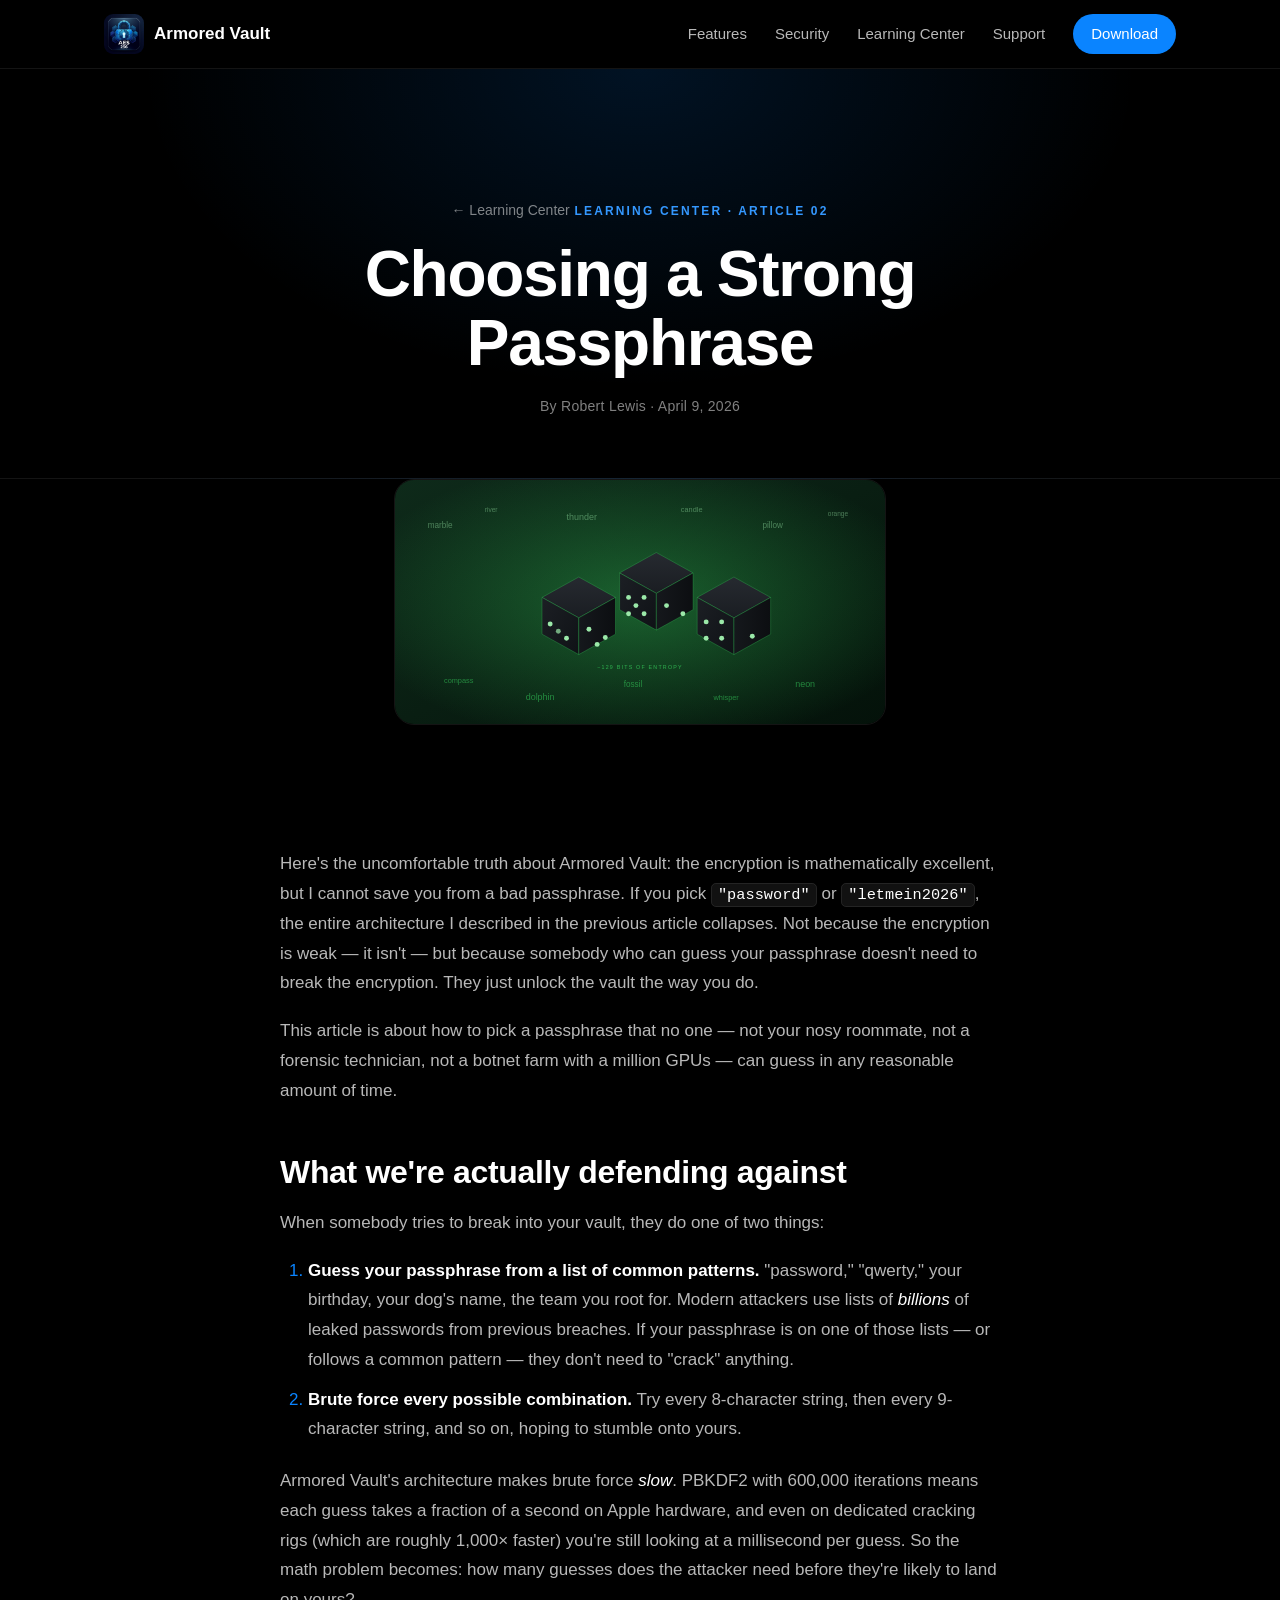
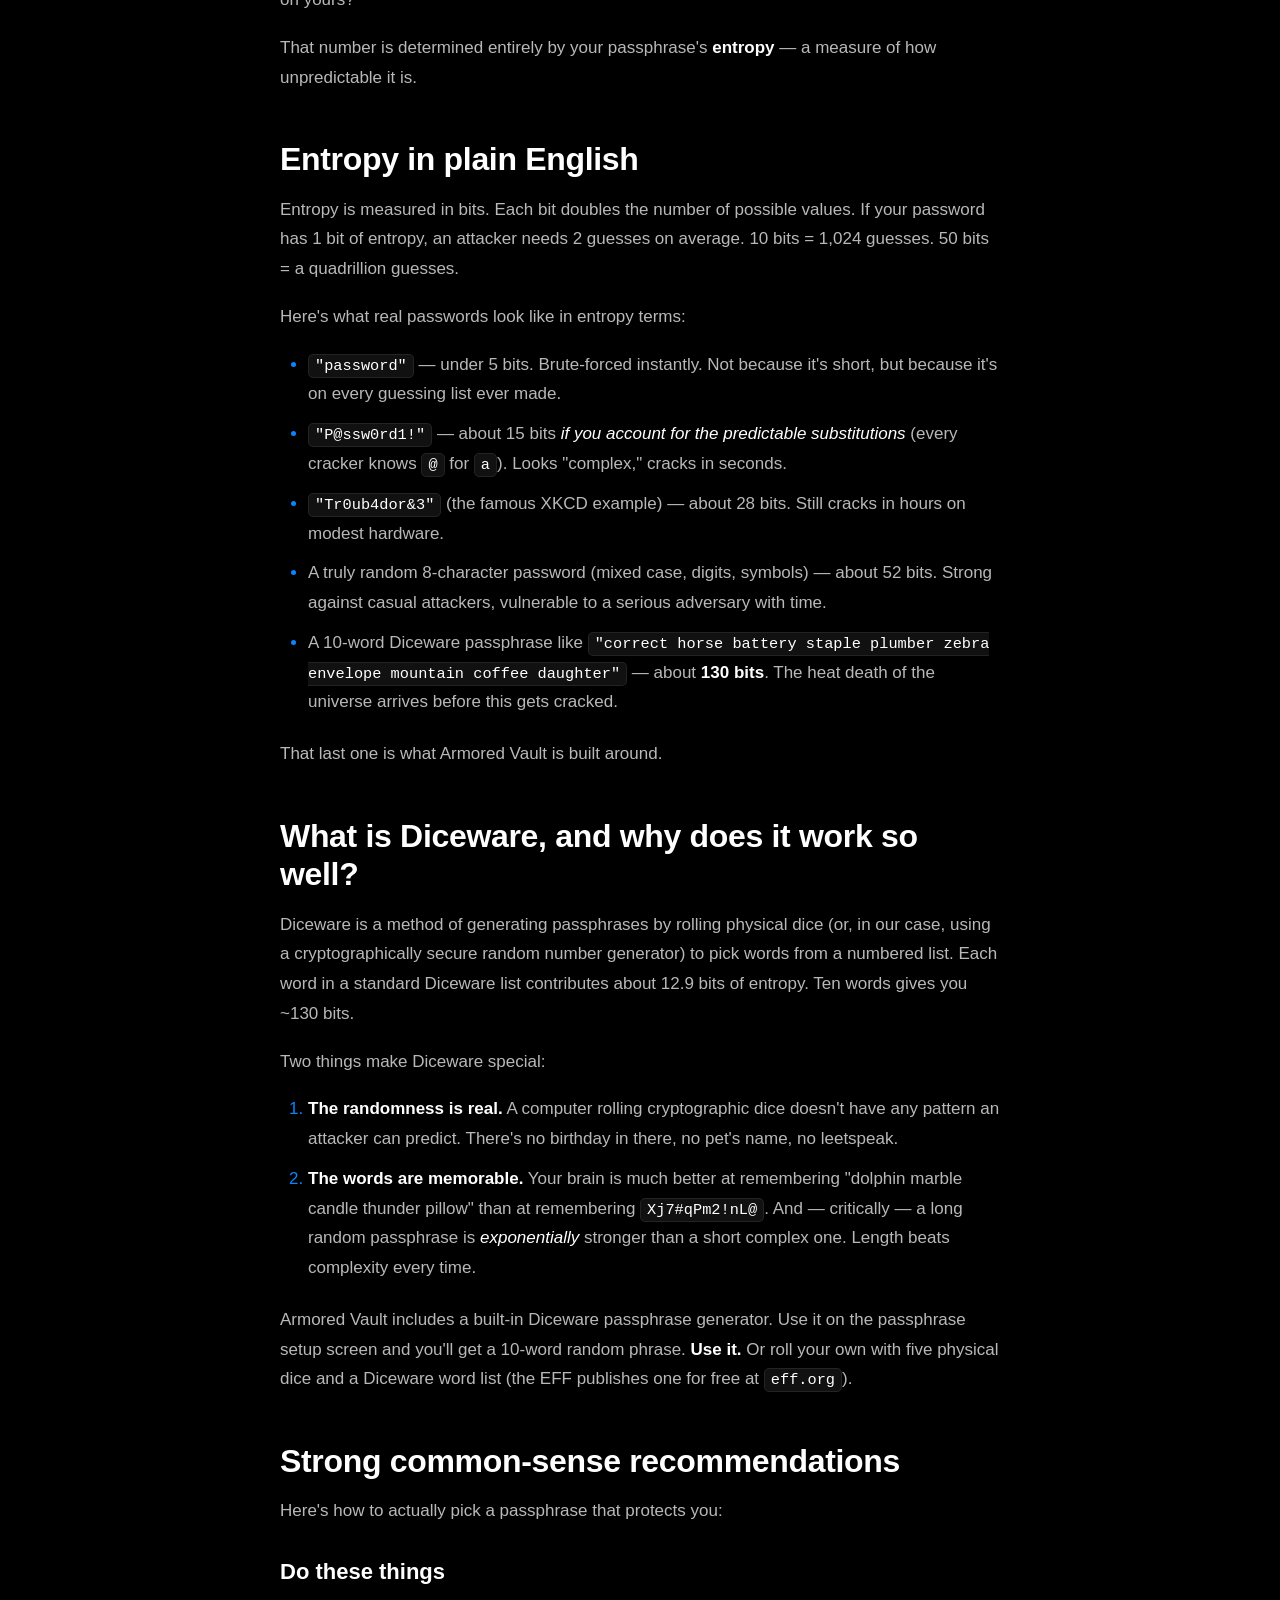
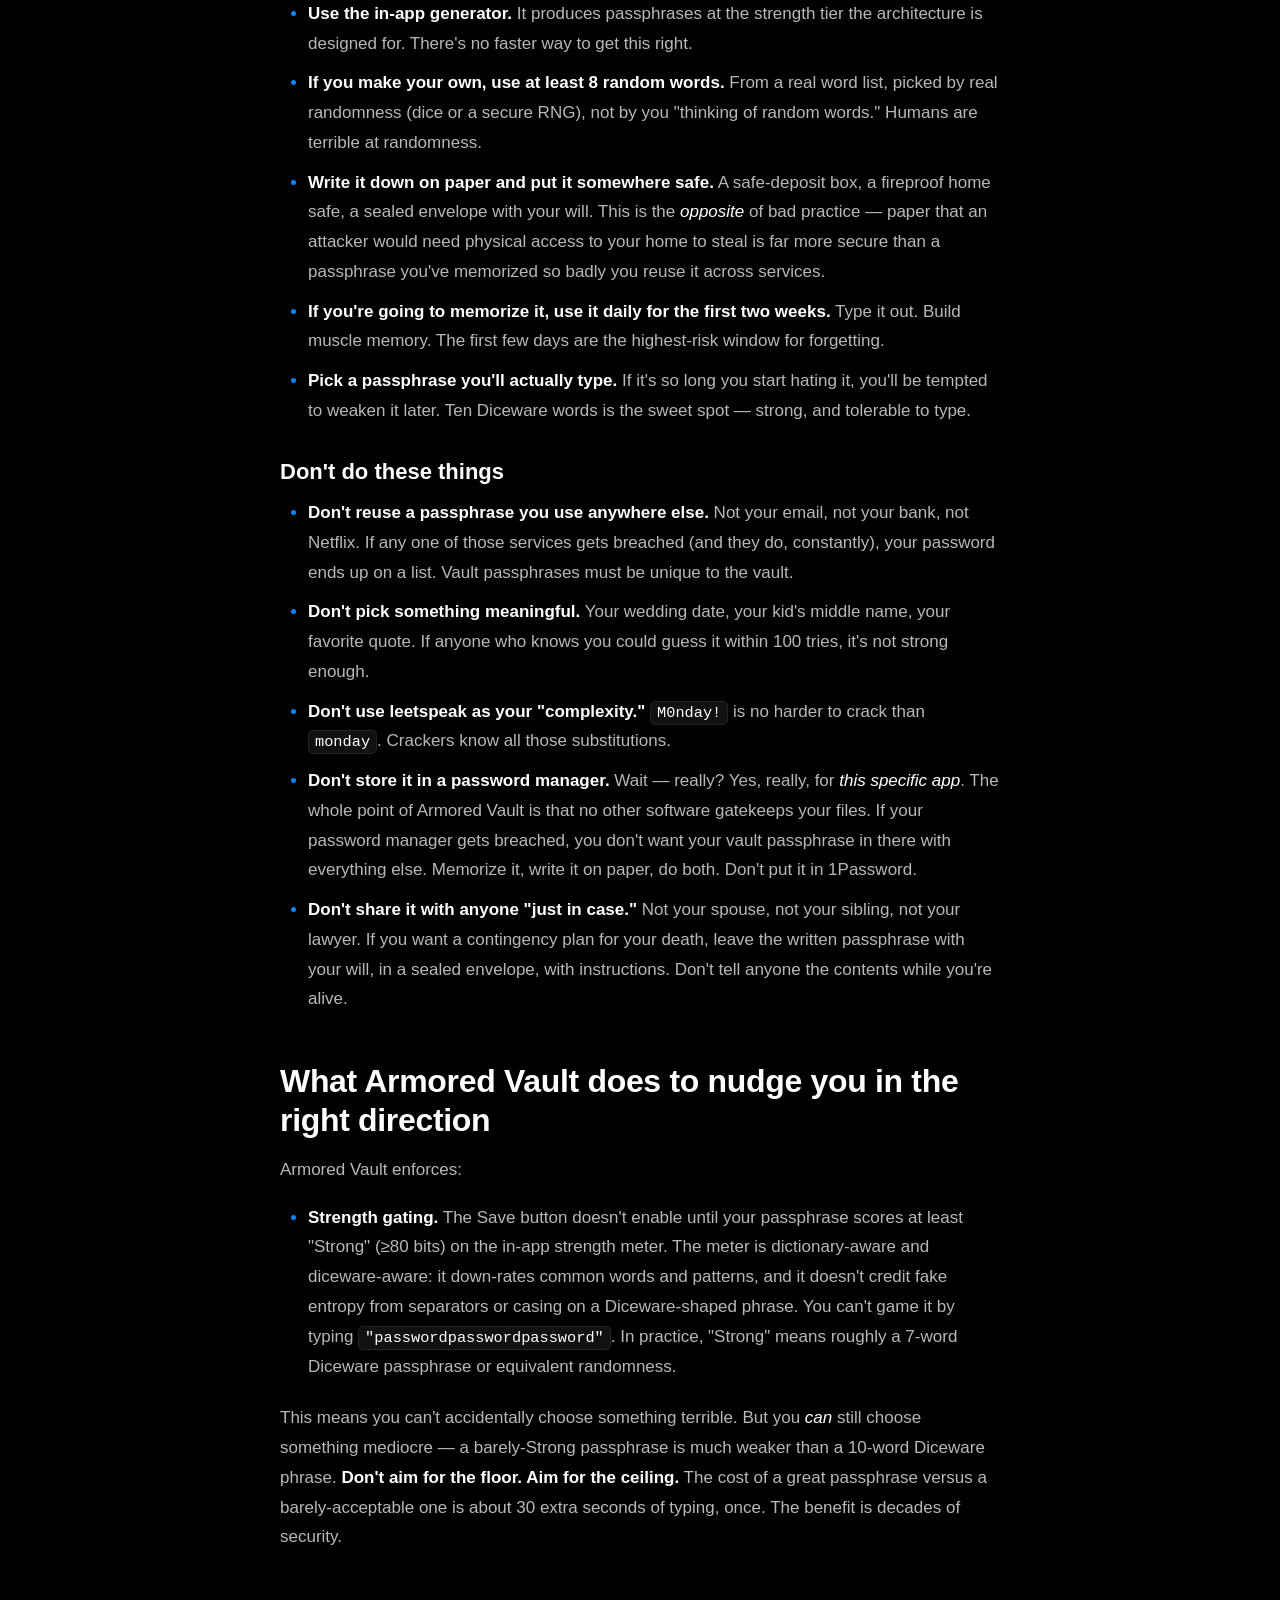
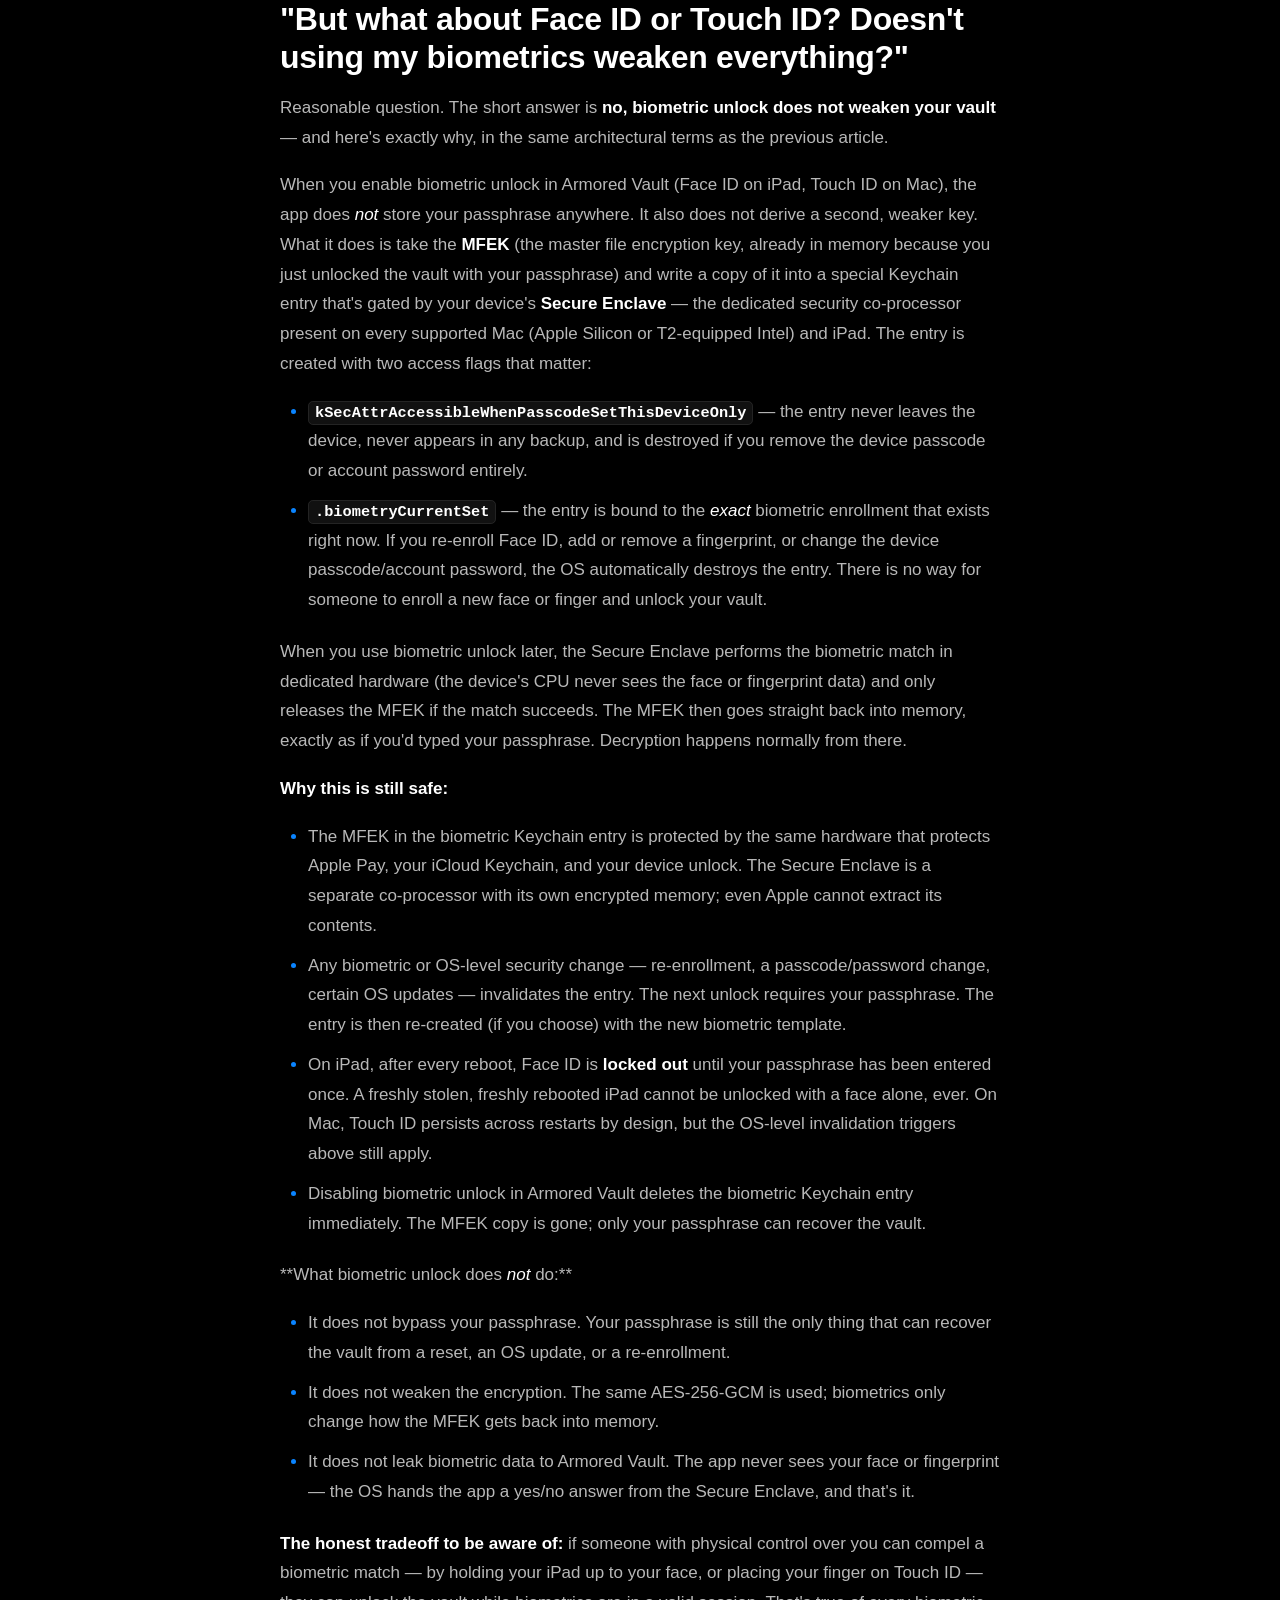
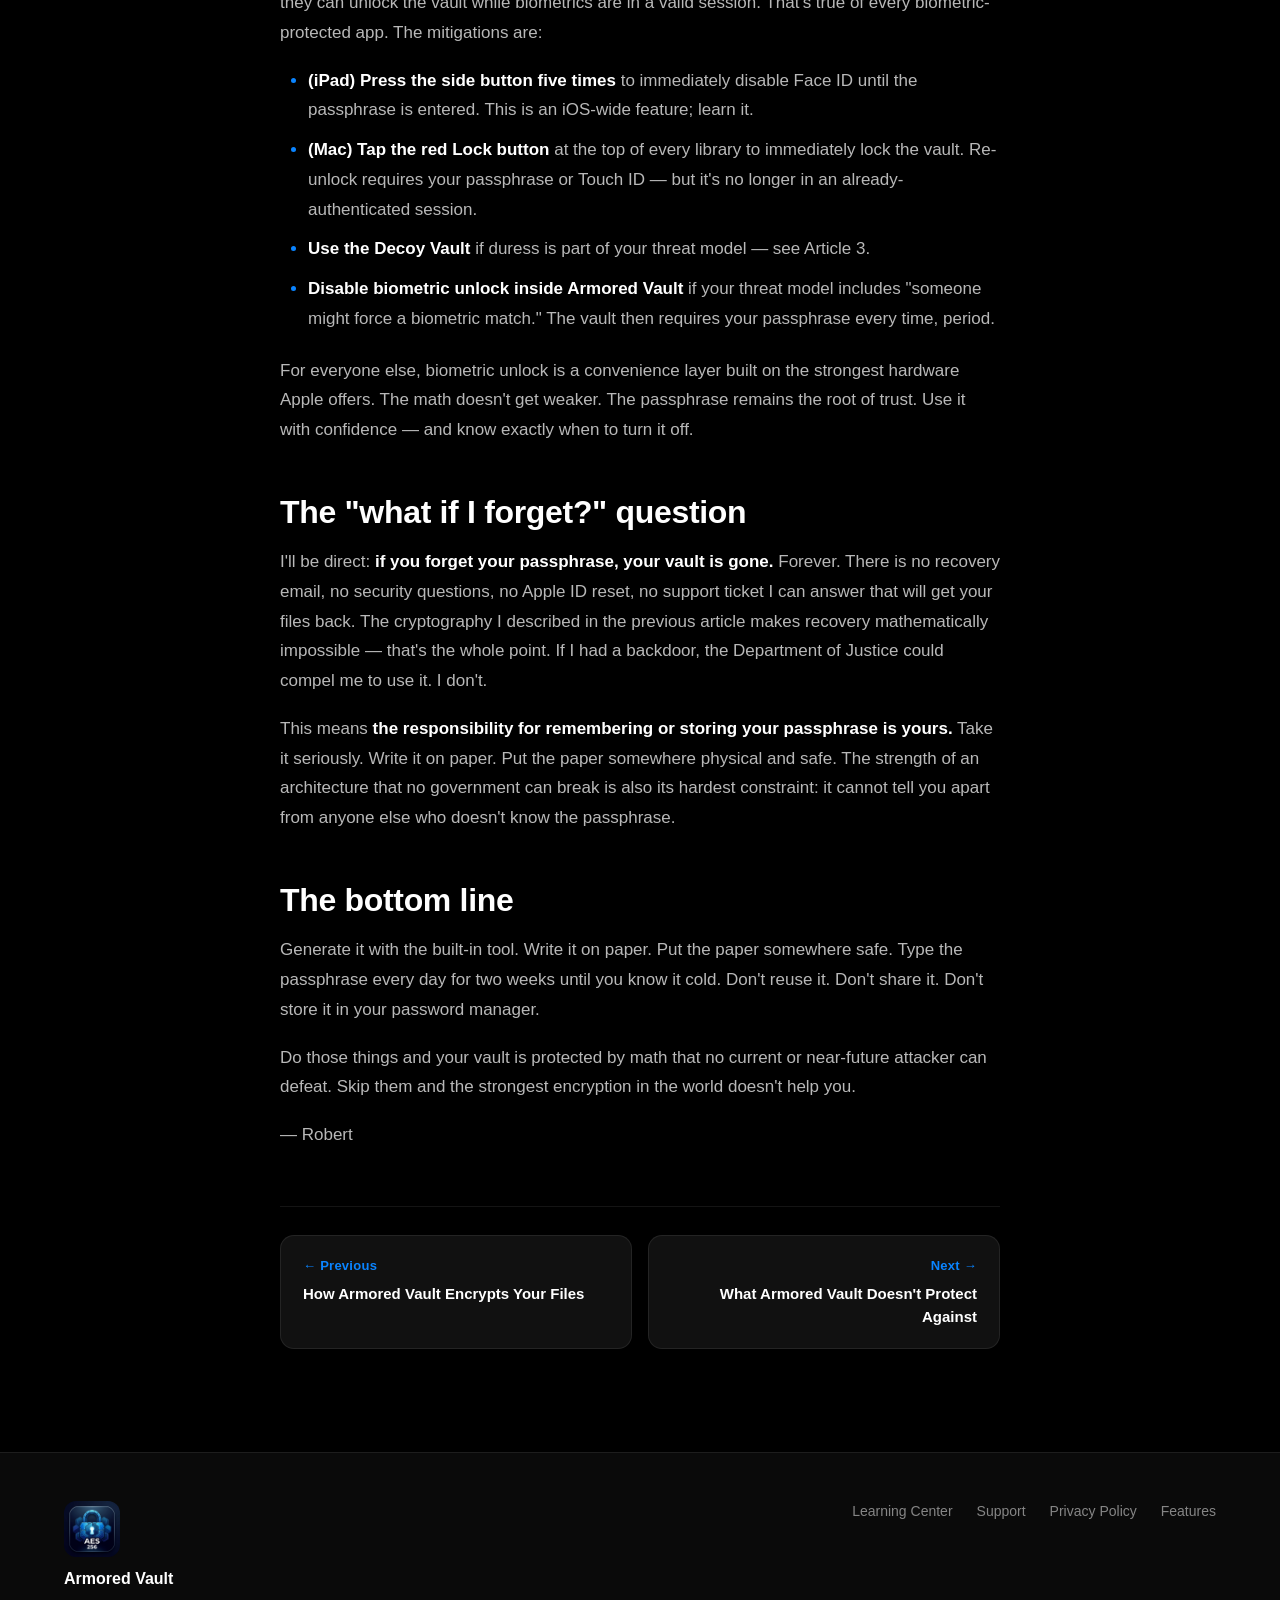
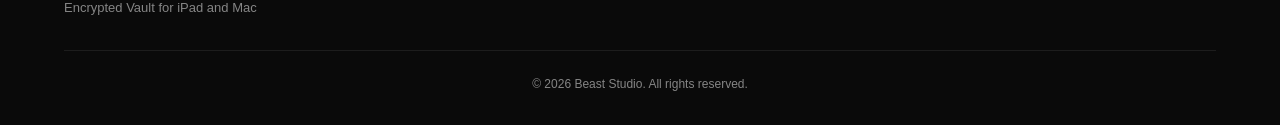
<file: learning/02-choosing-a-strong-passphrase.html>
<!DOCTYPE html>
<html lang="en">
<head>
    <meta charset="UTF-8">
    <meta name="viewport" content="width=device-width, initial-scale=1.0">
    <title>Choosing a Strong Passphrase — Armored Vault Learning Center</title>
    <meta name="description" content="Why a 10-word Diceware passphrase is the right answer, and how Face ID still keeps you safe.">
    <link rel="icon" type="image/png" href="../assets/app-icon.png">
    <link rel="apple-touch-icon" href="../assets/app-icon.png">
    <link rel="stylesheet" href="../style.css?v=20260701a">
</head>
<body>

<header class="nav">
    <div class="nav-inner">
        <a href="../index.html#top" class="nav-brand">
            <img class="nav-icon" src="../assets/app-icon.png" alt="">
            <span>Armored Vault</span>
        </a>
        <button class="nav-toggle" aria-label="Toggle menu" aria-expanded="false">
            <span></span><span></span><span></span>
        </button>
        <nav class="nav-links">
            <a href="../index.html#features">Features</a>
            <a href="../index.html#security">Security</a>
            <a href="../learning-center.html">Learning Center</a>
            <a href="../support.html">Support</a>
            <a href="../index.html#download" class="nav-cta">Download</a>
        </nav>
    </div>
</header>

<section class="support-hero article-hero">
    <div class="support-hero-inner">
        <a href="../learning-center.html" class="article-back">&larr; Learning Center</a>
        <span class="eyebrow">LEARNING CENTER &middot; ARTICLE 02</span>
        <h1>Choosing a Strong Passphrase</h1>
        <p class="article-meta">By Robert Lewis &middot; April 9, 2026</p>
    </div>
</section>

<div class="article-hero-image">
    <img src="images/02-passphrase.svg" alt="Three dice surrounded by floating Diceware words" loading="lazy">
</div>

<article class="article-section">
    <div class="article-inner">
        <div class="article-body">
<p>Here&#x27;s the uncomfortable truth about Armored Vault: the encryption is mathematically excellent, but I cannot save you from a bad passphrase. If you pick <code>&quot;password&quot;</code> or <code>&quot;letmein2026&quot;</code>, the entire architecture I described in the previous article collapses. Not because the encryption is weak — it isn&#x27;t — but because somebody who can guess your passphrase doesn&#x27;t need to break the encryption. They just unlock the vault the way you do.</p>
<p>This article is about how to pick a passphrase that no one — not your nosy roommate, not a forensic technician, not a botnet farm with a million GPUs — can guess in any reasonable amount of time.</p>
<h2>What we&#x27;re actually defending against</h2>
<p>When somebody tries to break into your vault, they do one of two things:</p>
<ol><li><strong>Guess your passphrase from a list of common patterns.</strong> &quot;password,&quot; &quot;qwerty,&quot; your birthday, your dog&#x27;s name, the team you root for. Modern attackers use lists of <em>billions</em> of leaked passwords from previous breaches. If your passphrase is on one of those lists — or follows a common pattern — they don&#x27;t need to &quot;crack&quot; anything.</li><li><strong>Brute force every possible combination.</strong> Try every 8-character string, then every 9-character string, and so on, hoping to stumble onto yours.</li></ol>
<p>Armored Vault&#x27;s architecture makes brute force <em>slow</em>. PBKDF2 with 600,000 iterations means each guess takes a fraction of a second on Apple hardware, and even on dedicated cracking rigs (which are roughly 1,000× faster) you&#x27;re still looking at a millisecond per guess. So the math problem becomes: how many guesses does the attacker need before they&#x27;re likely to land on yours?</p>
<p>That number is determined entirely by your passphrase&#x27;s <strong>entropy</strong> — a measure of how unpredictable it is.</p>
<h2>Entropy in plain English</h2>
<p>Entropy is measured in bits. Each bit doubles the number of possible values. If your password has 1 bit of entropy, an attacker needs 2 guesses on average. 10 bits = 1,024 guesses. 50 bits = a quadrillion guesses.</p>
<p>Here&#x27;s what real passwords look like in entropy terms:</p>
<ul><li><code>&quot;password&quot;</code> — under 5 bits. Brute-forced instantly. Not because it&#x27;s short, but because it&#x27;s on every guessing list ever made.</li><li><code>&quot;P@ssw0rd1!&quot;</code> — about 15 bits <em>if you account for the predictable substitutions</em> (every cracker knows <code>@</code> for <code>a</code>). Looks &quot;complex,&quot; cracks in seconds.</li><li><code>&quot;Tr0ub4dor&amp;3&quot;</code> (the famous XKCD example) — about 28 bits. Still cracks in hours on modest hardware.</li><li>A truly random 8-character password (mixed case, digits, symbols) — about 52 bits. Strong against casual attackers, vulnerable to a serious adversary with time.</li><li>A 10-word Diceware passphrase like <code>&quot;correct horse battery staple plumber zebra envelope mountain coffee daughter&quot;</code> — about <strong>130 bits</strong>. The heat death of the universe arrives before this gets cracked.</li></ul>
<p>That last one is what Armored Vault is built around.</p>
<h2>What is Diceware, and why does it work so well?</h2>
<p>Diceware is a method of generating passphrases by rolling physical dice (or, in our case, using a cryptographically secure random number generator) to pick words from a numbered list. Each word in a standard Diceware list contributes about 12.9 bits of entropy. Ten words gives you ~130 bits.</p>
<p>Two things make Diceware special:</p>
<ol><li><strong>The randomness is real.</strong> A computer rolling cryptographic dice doesn&#x27;t have any pattern an attacker can predict. There&#x27;s no birthday in there, no pet&#x27;s name, no leetspeak.</li><li><strong>The words are memorable.</strong> Your brain is much better at remembering &quot;dolphin marble candle thunder pillow&quot; than at remembering <code>Xj7#qPm2!nL@</code>. And — critically — a long random passphrase is <em>exponentially</em> stronger than a short complex one. Length beats complexity every time.</li></ol>
<p>Armored Vault includes a built-in Diceware passphrase generator. Use it on the passphrase setup screen and you&#x27;ll get a 10-word random phrase. <strong>Use it.</strong> Or roll your own with five physical dice and a Diceware word list (the EFF publishes one for free at <code>eff.org</code>).</p>
<h2>Strong common-sense recommendations</h2>
<p>Here&#x27;s how to actually pick a passphrase that protects you:</p>
<h3>Do these things</h3>
<ul><li><strong>Use the in-app generator.</strong> It produces passphrases at the strength tier the architecture is designed for. There&#x27;s no faster way to get this right.</li><li><strong>If you make your own, use at least 8 random words.</strong> From a real word list, picked by real randomness (dice or a secure RNG), not by you &quot;thinking of random words.&quot; Humans are terrible at randomness.</li><li><strong>Write it down on paper and put it somewhere safe.</strong> A safe-deposit box, a fireproof home safe, a sealed envelope with your will. This is the <em>opposite</em> of bad practice — paper that an attacker would need physical access to your home to steal is far more secure than a passphrase you&#x27;ve memorized so badly you reuse it across services.</li><li><strong>If you&#x27;re going to memorize it, use it daily for the first two weeks.</strong> Type it out. Build muscle memory. The first few days are the highest-risk window for forgetting.</li><li><strong>Pick a passphrase you&#x27;ll actually type.</strong> If it&#x27;s so long you start hating it, you&#x27;ll be tempted to weaken it later. Ten Diceware words is the sweet spot — strong, and tolerable to type.</li></ul>
<h3>Don&#x27;t do these things</h3>
<ul><li><strong>Don&#x27;t reuse a passphrase you use anywhere else.</strong> Not your email, not your bank, not Netflix. If any one of those services gets breached (and they do, constantly), your password ends up on a list. Vault passphrases must be unique to the vault.</li><li><strong>Don&#x27;t pick something meaningful.</strong> Your wedding date, your kid&#x27;s middle name, your favorite quote. If anyone who knows you could guess it within 100 tries, it&#x27;s not strong enough.</li><li><strong>Don&#x27;t use leetspeak as your &quot;complexity.&quot;</strong> <code>M0nday!</code> is no harder to crack than <code>monday</code>. Crackers know all those substitutions.</li><li><strong>Don&#x27;t store it in a password manager.</strong> Wait — really? Yes, really, for <em>this specific app</em>. The whole point of Armored Vault is that no other software gatekeeps your files. If your password manager gets breached, you don&#x27;t want your vault passphrase in there with everything else. Memorize it, write it on paper, do both. Don&#x27;t put it in 1Password.</li><li><strong>Don&#x27;t share it with anyone &quot;just in case.&quot;</strong> Not your spouse, not your sibling, not your lawyer. If you want a contingency plan for your death, leave the written passphrase with your will, in a sealed envelope, with instructions. Don&#x27;t tell anyone the contents while you&#x27;re alive.</li></ul>
<h2>What Armored Vault does to nudge you in the right direction</h2>
<p>Armored Vault enforces:</p>
<ul><li><strong>Strength gating.</strong> The Save button doesn&#x27;t enable until your passphrase scores at least &quot;Strong&quot; (≥80 bits) on the in-app strength meter. The meter is dictionary-aware and diceware-aware: it down-rates common words and patterns, and it doesn&#x27;t credit fake entropy from separators or casing on a Diceware-shaped phrase. You can&#x27;t game it by typing <code>&quot;passwordpasswordpassword&quot;</code>. In practice, &quot;Strong&quot; means roughly a 7-word Diceware passphrase or equivalent randomness.</li></ul>
<p>This means you can&#x27;t accidentally choose something terrible. But you <em>can</em> still choose something mediocre — a barely-Strong passphrase is much weaker than a 10-word Diceware phrase. <strong>Don&#x27;t aim for the floor. Aim for the ceiling.</strong> The cost of a great passphrase versus a barely-acceptable one is about 30 extra seconds of typing, once. The benefit is decades of security.</p>
<h2>&quot;But what about Face ID or Touch ID? Doesn&#x27;t using my biometrics weaken everything?&quot;</h2>
<p>Reasonable question. The short answer is <strong>no, biometric unlock does not weaken your vault</strong> — and here&#x27;s exactly why, in the same architectural terms as the previous article.</p>
<p>When you enable biometric unlock in Armored Vault (Face ID on iPad, Touch ID on Mac), the app does <em>not</em> store your passphrase anywhere. It also does not derive a second, weaker key. What it does is take the <strong>MFEK</strong> (the master file encryption key, already in memory because you just unlocked the vault with your passphrase) and write a copy of it into a special Keychain entry that&#x27;s gated by your device&#x27;s <strong>Secure Enclave</strong> — the dedicated security co-processor present on every supported Mac (Apple Silicon or T2-equipped Intel) and iPad. The entry is created with two access flags that matter:</p>
<ul><li><strong><code>kSecAttrAccessibleWhenPasscodeSetThisDeviceOnly</code></strong> — the entry never leaves the device, never appears in any backup, and is destroyed if you remove the device passcode or account password entirely.</li><li><strong><code>.biometryCurrentSet</code></strong> — the entry is bound to the <em>exact</em> biometric enrollment that exists right now. If you re-enroll Face ID, add or remove a fingerprint, or change the device passcode/account password, the OS automatically destroys the entry. There is no way for someone to enroll a new face or finger and unlock your vault.</li></ul>
<p>When you use biometric unlock later, the Secure Enclave performs the biometric match in dedicated hardware (the device&#x27;s CPU never sees the face or fingerprint data) and only releases the MFEK if the match succeeds. The MFEK then goes straight back into memory, exactly as if you&#x27;d typed your passphrase. Decryption happens normally from there.</p>
<p><strong>Why this is still safe:</strong></p>
<ul><li>The MFEK in the biometric Keychain entry is protected by the same hardware that protects Apple Pay, your iCloud Keychain, and your device unlock. The Secure Enclave is a separate co-processor with its own encrypted memory; even Apple cannot extract its contents.</li><li>Any biometric or OS-level security change — re-enrollment, a passcode/password change, certain OS updates — invalidates the entry. The next unlock requires your passphrase. The entry is then re-created (if you choose) with the new biometric template.</li><li>On iPad, after every reboot, Face ID is <strong>locked out</strong> until your passphrase has been entered once. A freshly stolen, freshly rebooted iPad cannot be unlocked with a face alone, ever. On Mac, Touch ID persists across restarts by design, but the OS-level invalidation triggers above still apply.</li><li>Disabling biometric unlock in Armored Vault deletes the biometric Keychain entry immediately. The MFEK copy is gone; only your passphrase can recover the vault.</li></ul>
<p>**What biometric unlock does <em>not</em> do:**</p>
<ul><li>It does not bypass your passphrase. Your passphrase is still the only thing that can recover the vault from a reset, an OS update, or a re-enrollment.</li><li>It does not weaken the encryption. The same AES-256-GCM is used; biometrics only change how the MFEK gets back into memory.</li><li>It does not leak biometric data to Armored Vault. The app never sees your face or fingerprint — the OS hands the app a yes/no answer from the Secure Enclave, and that&#x27;s it.</li></ul>
<p><strong>The honest tradeoff to be aware of:</strong> if someone with physical control over you can compel a biometric match — by holding your iPad up to your face, or placing your finger on Touch ID — they can unlock the vault while biometrics are in a valid session. That&#x27;s true of every biometric-protected app. The mitigations are:</p>
<ul><li><strong>(iPad) Press the side button five times</strong> to immediately disable Face ID until the passphrase is entered. This is an iOS-wide feature; learn it.</li><li><strong>(Mac) Tap the red Lock button</strong> at the top of every library to immediately lock the vault. Re-unlock requires your passphrase or Touch ID — but it&#x27;s no longer in an already-authenticated session.</li><li><strong>Use the Decoy Vault</strong> if duress is part of your threat model — see Article 3.</li><li><strong>Disable biometric unlock inside Armored Vault</strong> if your threat model includes &quot;someone might force a biometric match.&quot; The vault then requires your passphrase every time, period.</li></ul>
<p>For everyone else, biometric unlock is a convenience layer built on the strongest hardware Apple offers. The math doesn&#x27;t get weaker. The passphrase remains the root of trust. Use it with confidence — and know exactly when to turn it off.</p>
<h2>The &quot;what if I forget?&quot; question</h2>
<p>I&#x27;ll be direct: <strong>if you forget your passphrase, your vault is gone.</strong> Forever. There is no recovery email, no security questions, no Apple ID reset, no support ticket I can answer that will get your files back. The cryptography I described in the previous article makes recovery mathematically impossible — that&#x27;s the whole point. If I had a backdoor, the Department of Justice could compel me to use it. I don&#x27;t.</p>
<p>This means <strong>the responsibility for remembering or storing your passphrase is yours.</strong> Take it seriously. Write it on paper. Put the paper somewhere physical and safe. The strength of an architecture that no government can break is also its hardest constraint: it cannot tell you apart from anyone else who doesn&#x27;t know the passphrase.</p>
<h2>The bottom line</h2>
<p>Generate it with the built-in tool. Write it on paper. Put the paper somewhere safe. Type the passphrase every day for two weeks until you know it cold. Don&#x27;t reuse it. Don&#x27;t share it. Don&#x27;t store it in your password manager.</p>
<p>Do those things and your vault is protected by math that no current or near-future attacker can defeat. Skip them and the strongest encryption in the world doesn&#x27;t help you.</p>
<p>— Robert</p>
        </div>
        <div class="article-pager">
<a class="pager prev" href="01-how-encryption-works.html"><span class="pager-label">&larr; Previous</span><span class="pager-title">How Armored Vault Encrypts Your Files</span></a>
<a class="pager next" href="03-what-armored-vault-doesnt-protect-against.html"><span class="pager-label">Next &rarr;</span><span class="pager-title">What Armored Vault Doesn&#x27;t Protect Against</span></a>
</div>
    </div>
</article>

<footer class="footer">
    <div class="footer-inner">
        <div class="footer-brand">
            <img class="nav-icon" src="../assets/app-icon.png" alt="">
            <strong>Armored Vault</strong>
            <p>Encrypted Vault for iPad and Mac</p>
        </div>
        <nav class="footer-links">
            <a href="../learning-center.html">Learning Center</a>
            <a href="../support.html">Support</a>
            <a href="../privacy.html">Privacy Policy</a>
            <a href="../index.html#features">Features</a>
        </nav>
    </div>
    <div class="footer-legal">
        <p>&copy; 2026 Beast Studio. All rights reserved.</p>
    </div>
</footer>

<script src="../assets/nav.js"></script>
</body>
</html>
</file>
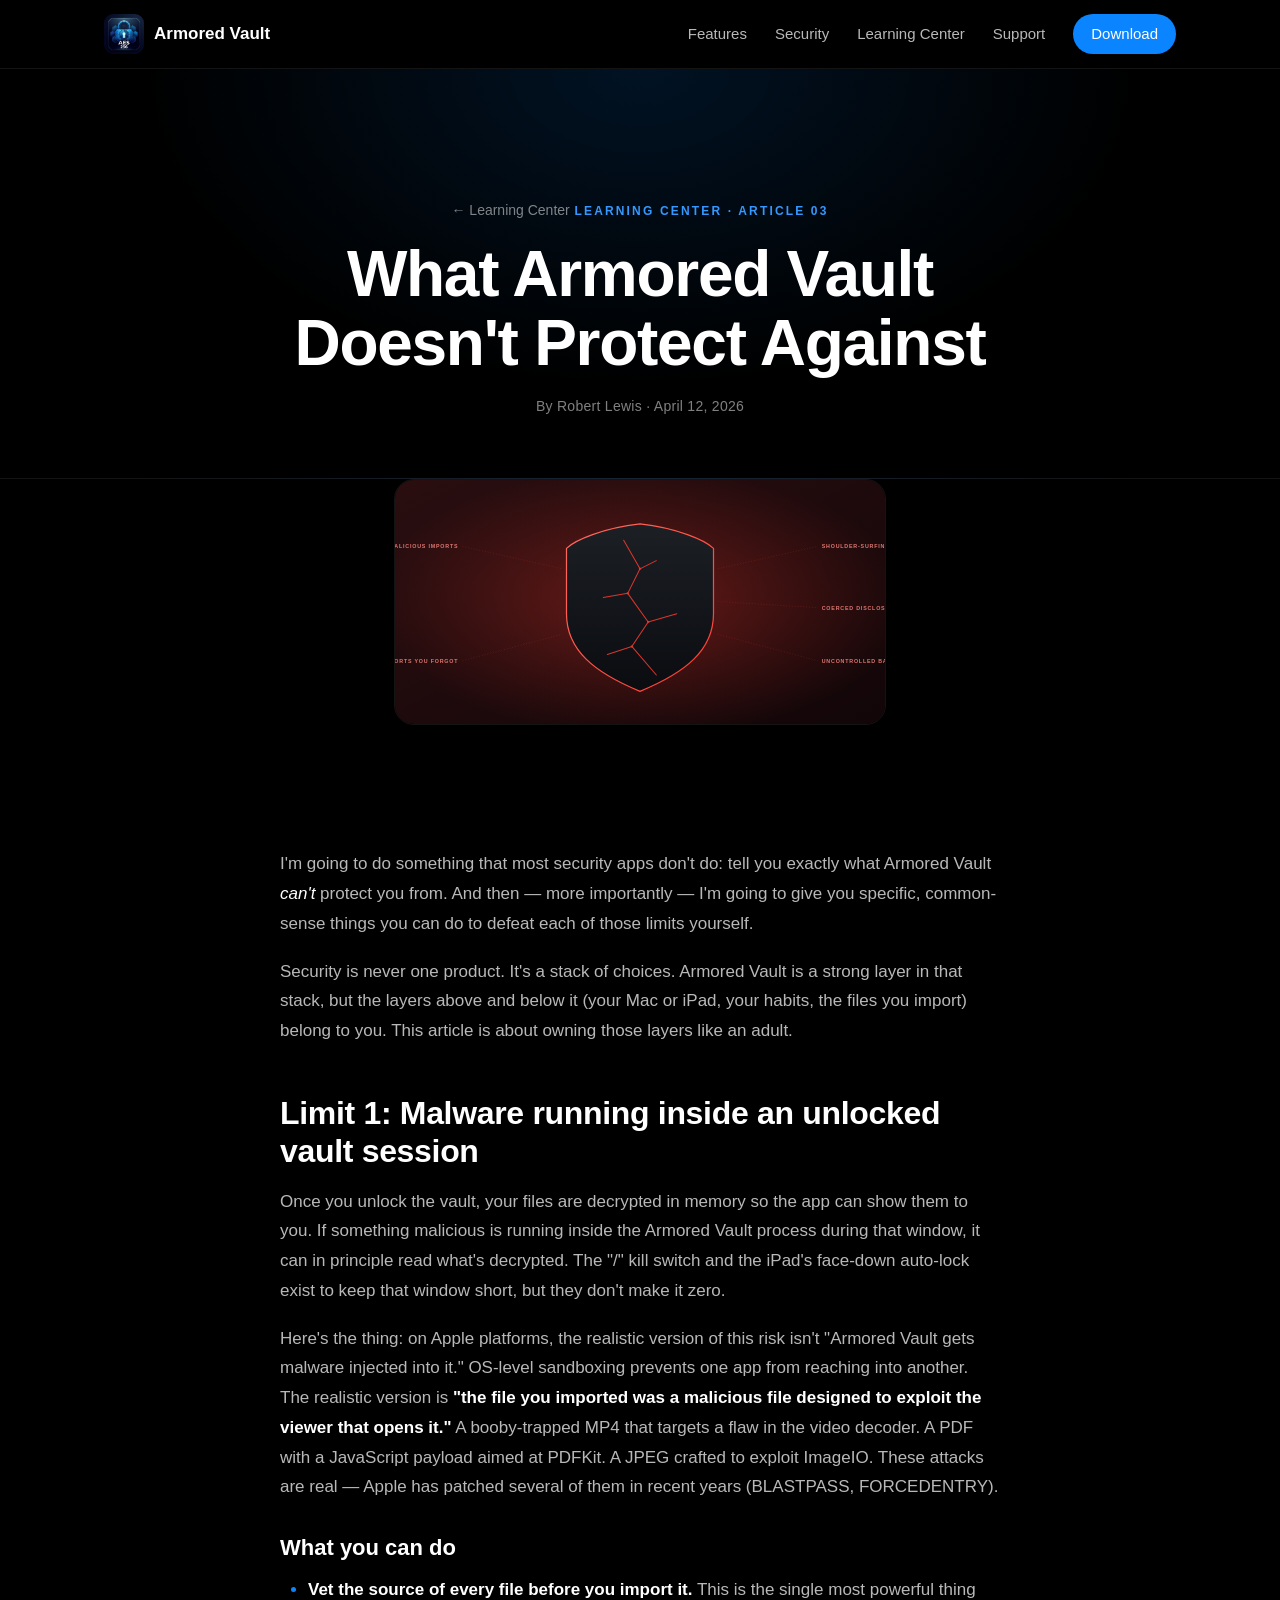
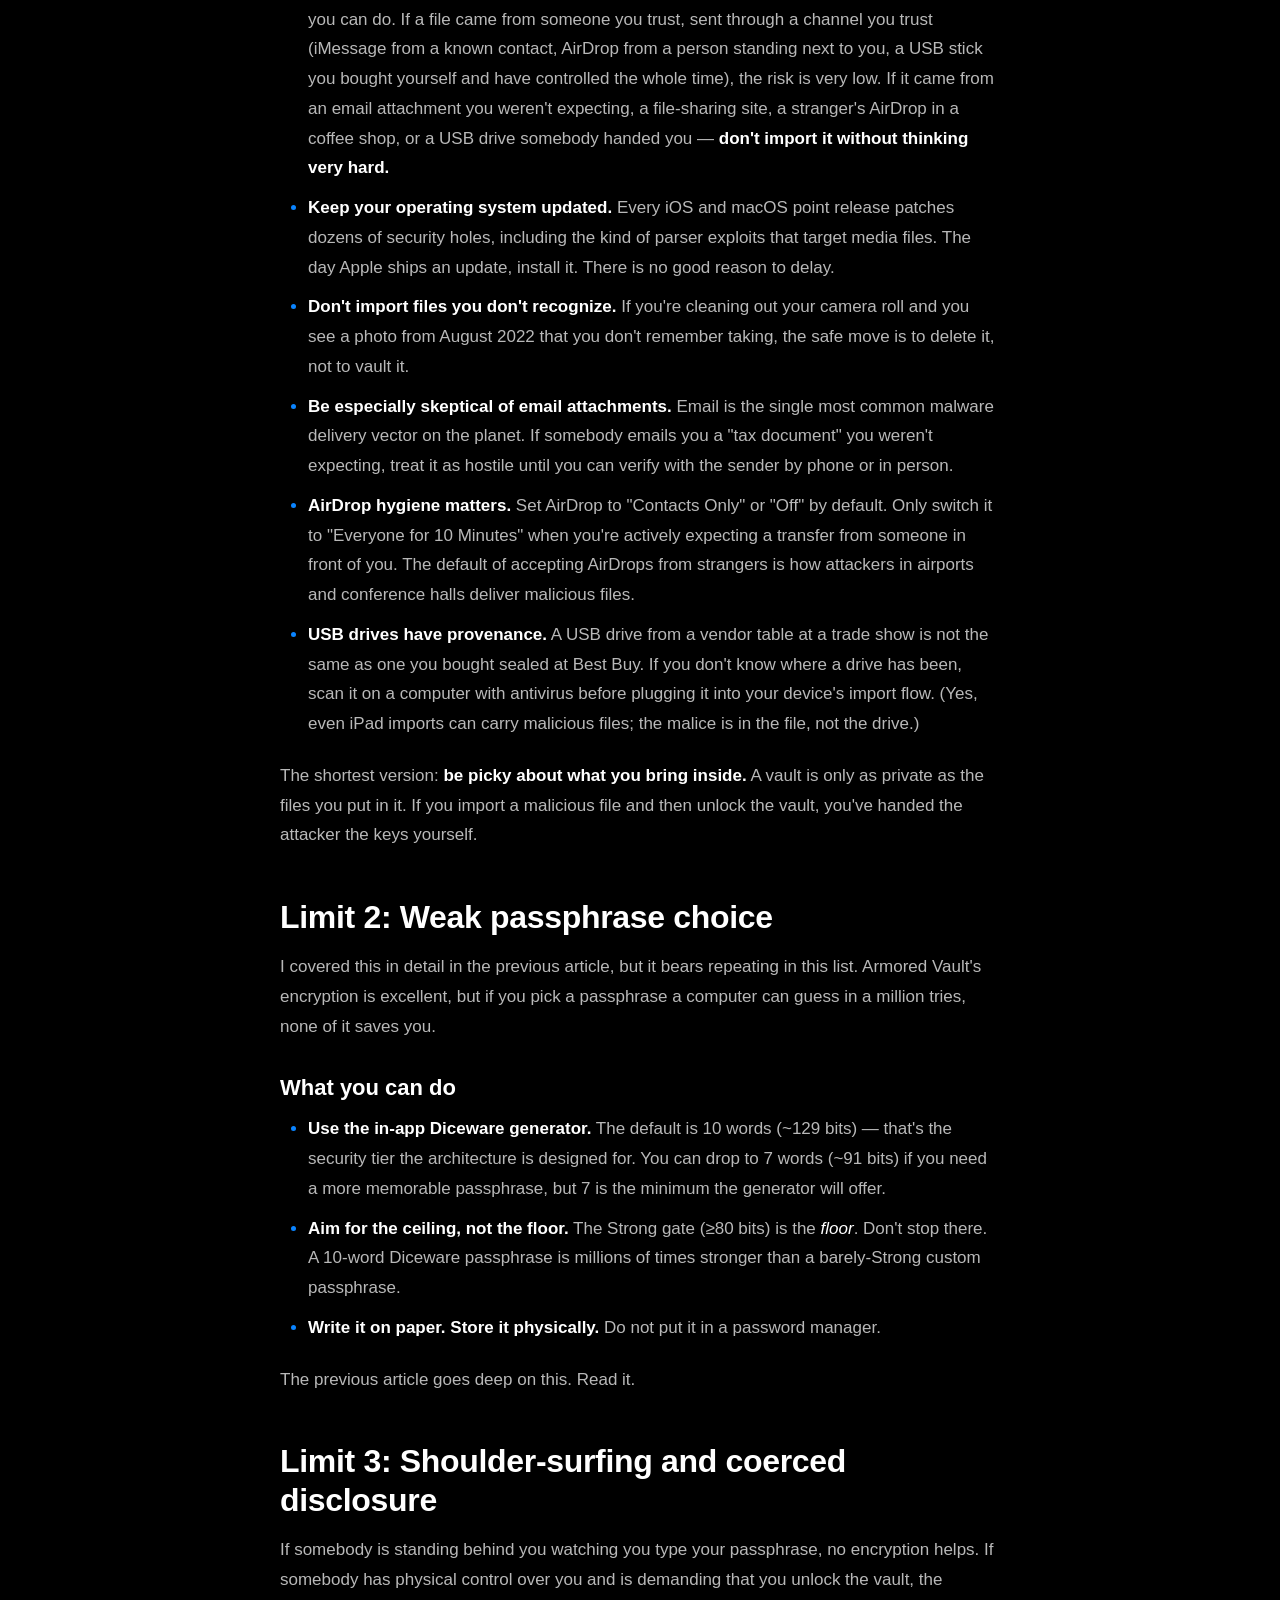
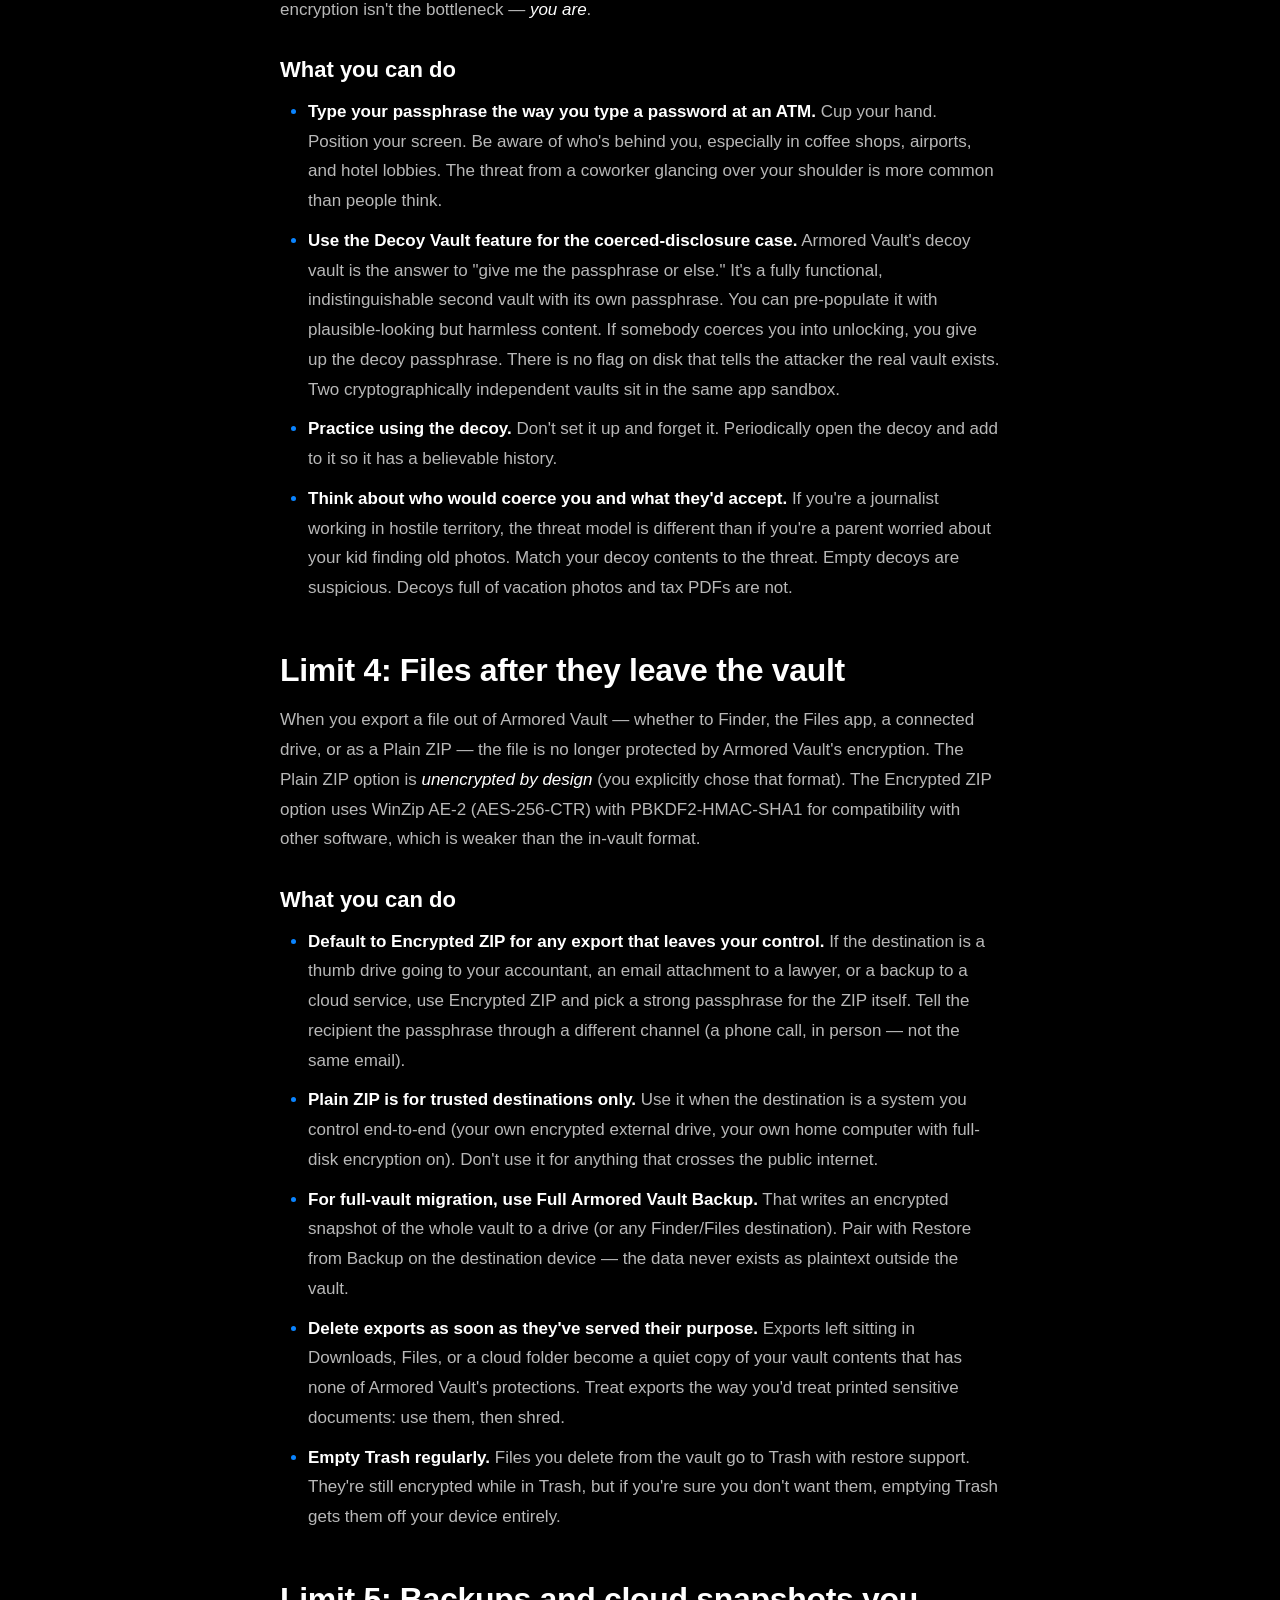
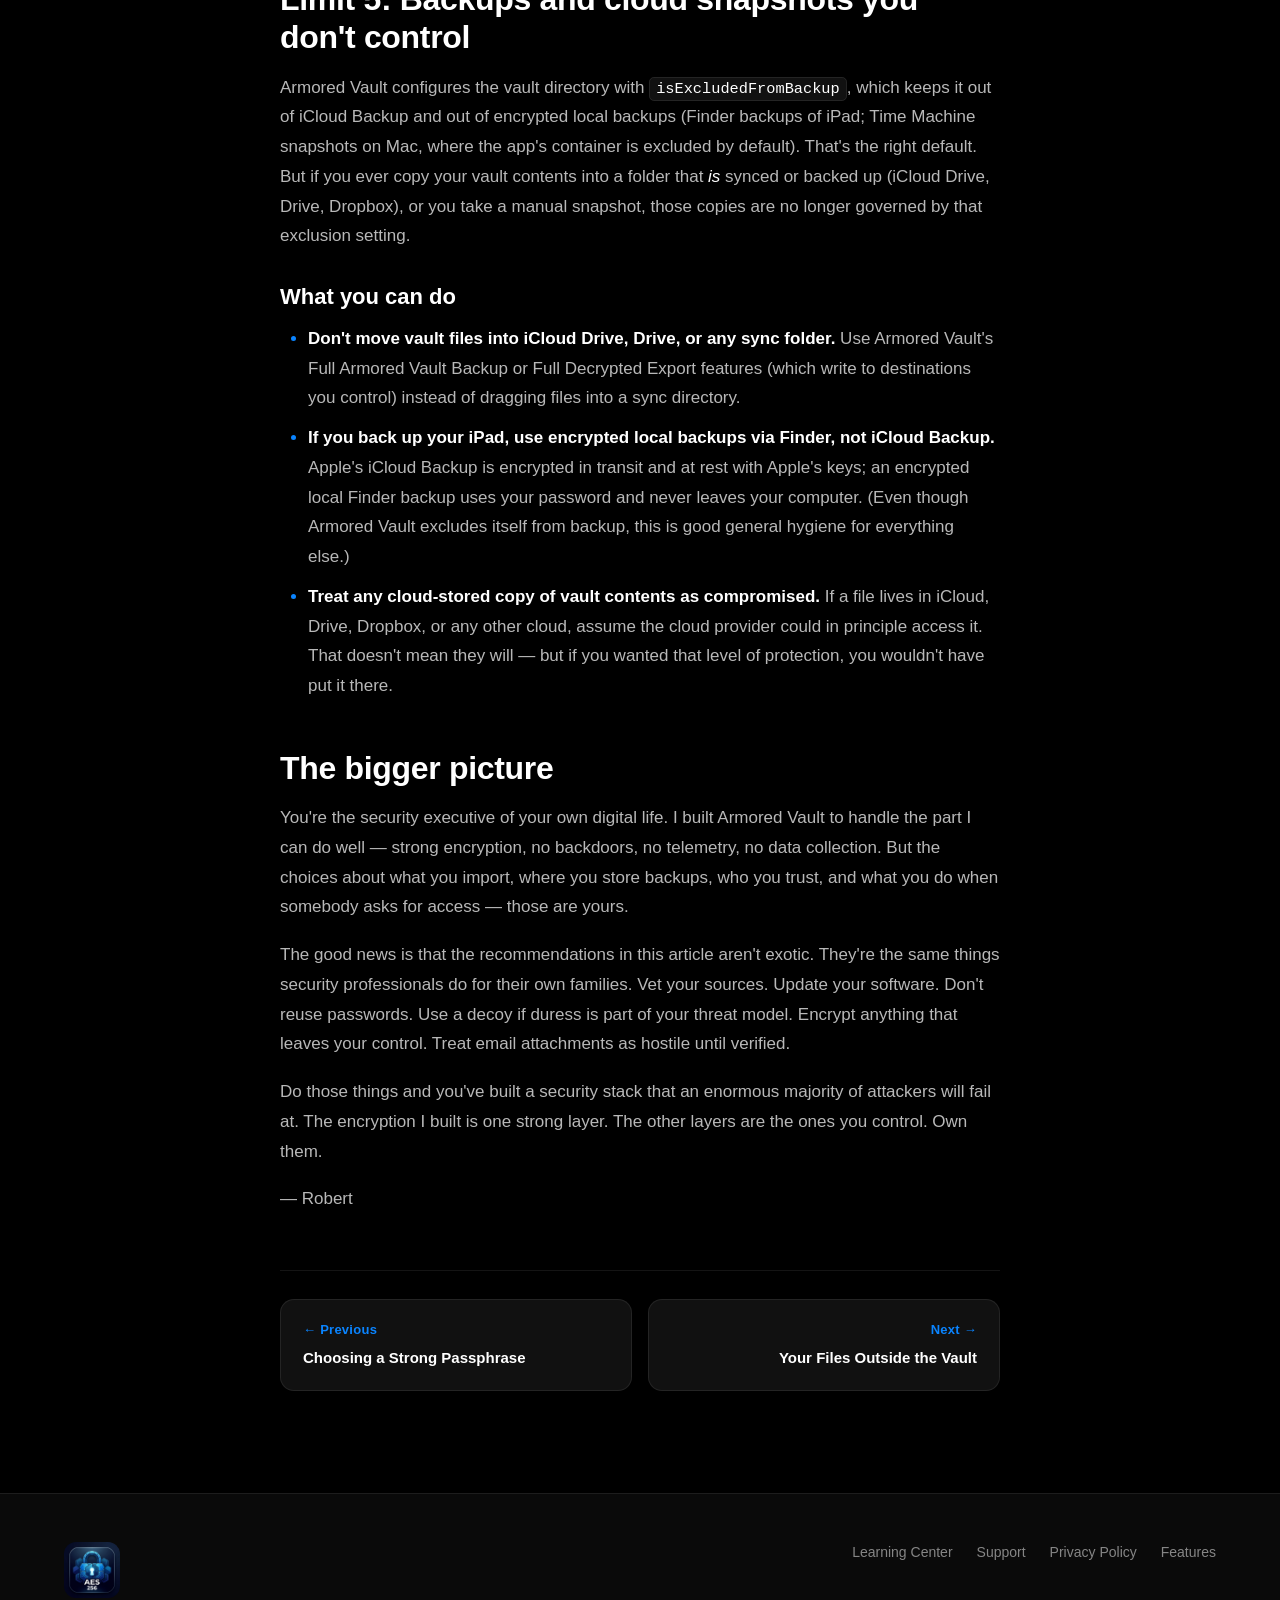
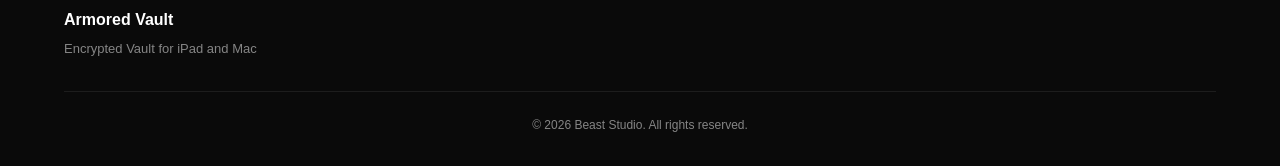
<file: learning/03-what-armored-vault-doesnt-protect-against.html>
<!DOCTYPE html>
<html lang="en">
<head>
    <meta charset="UTF-8">
    <meta name="viewport" content="width=device-width, initial-scale=1.0">
    <title>What Armored Vault Doesn&#x27;t Protect Against — Armored Vault Learning Center</title>
    <meta name="description" content="The honest list of limits — and the common-sense moves that defeat each one.">
    <link rel="icon" type="image/png" href="../assets/app-icon.png">
    <link rel="apple-touch-icon" href="../assets/app-icon.png">
    <link rel="stylesheet" href="../style.css?v=20260701a">
</head>
<body>

<header class="nav">
    <div class="nav-inner">
        <a href="../index.html#top" class="nav-brand">
            <img class="nav-icon" src="../assets/app-icon.png" alt="">
            <span>Armored Vault</span>
        </a>
        <button class="nav-toggle" aria-label="Toggle menu" aria-expanded="false">
            <span></span><span></span><span></span>
        </button>
        <nav class="nav-links">
            <a href="../index.html#features">Features</a>
            <a href="../index.html#security">Security</a>
            <a href="../learning-center.html">Learning Center</a>
            <a href="../support.html">Support</a>
            <a href="../index.html#download" class="nav-cta">Download</a>
        </nav>
    </div>
</header>

<section class="support-hero article-hero">
    <div class="support-hero-inner">
        <a href="../learning-center.html" class="article-back">&larr; Learning Center</a>
        <span class="eyebrow">LEARNING CENTER &middot; ARTICLE 03</span>
        <h1>What Armored Vault Doesn&#x27;t Protect Against</h1>
        <p class="article-meta">By Robert Lewis &middot; April 12, 2026</p>
    </div>
</section>

<div class="article-hero-image">
    <img src="images/03-limits.svg" alt="A shield with cracks symbolizing the limits of protection" loading="lazy">
</div>

<article class="article-section">
    <div class="article-inner">
        <div class="article-body">
<p>I&#x27;m going to do something that most security apps don&#x27;t do: tell you exactly what Armored Vault <em>can&#x27;t</em> protect you from. And then — more importantly — I&#x27;m going to give you specific, common-sense things you can do to defeat each of those limits yourself.</p>
<p>Security is never one product. It&#x27;s a stack of choices. Armored Vault is a strong layer in that stack, but the layers above and below it (your Mac or iPad, your habits, the files you import) belong to you. This article is about owning those layers like an adult.</p>
<h2>Limit 1: Malware running inside an unlocked vault session</h2>
<p>Once you unlock the vault, your files are decrypted in memory so the app can show them to you. If something malicious is running inside the Armored Vault process during that window, it can in principle read what&#x27;s decrypted. The &quot;/&quot; kill switch and the iPad&#x27;s face-down auto-lock exist to keep that window short, but they don&#x27;t make it zero.</p>
<p>Here&#x27;s the thing: on Apple platforms, the realistic version of this risk isn&#x27;t &quot;Armored Vault gets malware injected into it.&quot; OS-level sandboxing prevents one app from reaching into another. The realistic version is <strong>&quot;the file you imported was a malicious file designed to exploit the viewer that opens it.&quot;</strong> A booby-trapped MP4 that targets a flaw in the video decoder. A PDF with a JavaScript payload aimed at PDFKit. A JPEG crafted to exploit ImageIO. These attacks are real — Apple has patched several of them in recent years (BLASTPASS, FORCEDENTRY).</p>
<h3>What you can do</h3>
<ul><li><strong>Vet the source of every file before you import it.</strong> This is the single most powerful thing you can do. If a file came from someone you trust, sent through a channel you trust (iMessage from a known contact, AirDrop from a person standing next to you, a USB stick you bought yourself and have controlled the whole time), the risk is very low. If it came from an email attachment you weren&#x27;t expecting, a file-sharing site, a stranger&#x27;s AirDrop in a coffee shop, or a USB drive somebody handed you — <strong>don&#x27;t import it without thinking very hard.</strong></li><li><strong>Keep your operating system updated.</strong> Every iOS and macOS point release patches dozens of security holes, including the kind of parser exploits that target media files. The day Apple ships an update, install it. There is no good reason to delay.</li><li><strong>Don&#x27;t import files you don&#x27;t recognize.</strong> If you&#x27;re cleaning out your camera roll and you see a photo from August 2022 that you don&#x27;t remember taking, the safe move is to delete it, not to vault it.</li><li><strong>Be especially skeptical of email attachments.</strong> Email is the single most common malware delivery vector on the planet. If somebody emails you a &quot;tax document&quot; you weren&#x27;t expecting, treat it as hostile until you can verify with the sender by phone or in person.</li><li><strong>AirDrop hygiene matters.</strong> Set AirDrop to &quot;Contacts Only&quot; or &quot;Off&quot; by default. Only switch it to &quot;Everyone for 10 Minutes&quot; when you&#x27;re actively expecting a transfer from someone in front of you. The default of accepting AirDrops from strangers is how attackers in airports and conference halls deliver malicious files.</li><li><strong>USB drives have provenance.</strong> A USB drive from a vendor table at a trade show is not the same as one you bought sealed at Best Buy. If you don&#x27;t know where a drive has been, scan it on a computer with antivirus before plugging it into your device&#x27;s import flow. (Yes, even iPad imports can carry malicious files; the malice is in the file, not the drive.)</li></ul>
<p>The shortest version: <strong>be picky about what you bring inside.</strong> A vault is only as private as the files you put in it. If you import a malicious file and then unlock the vault, you&#x27;ve handed the attacker the keys yourself.</p>
<h2>Limit 2: Weak passphrase choice</h2>
<p>I covered this in detail in the previous article, but it bears repeating in this list. Armored Vault&#x27;s encryption is excellent, but if you pick a passphrase a computer can guess in a million tries, none of it saves you.</p>
<h3>What you can do</h3>
<ul><li><strong>Use the in-app Diceware generator.</strong> The default is 10 words (~129 bits) — that&#x27;s the security tier the architecture is designed for. You can drop to 7 words (~91 bits) if you need a more memorable passphrase, but 7 is the minimum the generator will offer.</li><li><strong>Aim for the ceiling, not the floor.</strong> The Strong gate (≥80 bits) is the <em>floor</em>. Don&#x27;t stop there. A 10-word Diceware passphrase is millions of times stronger than a barely-Strong custom passphrase.</li><li><strong>Write it on paper. Store it physically.</strong> Do not put it in a password manager.</li></ul>
<p>The previous article goes deep on this. Read it.</p>
<h2>Limit 3: Shoulder-surfing and coerced disclosure</h2>
<p>If somebody is standing behind you watching you type your passphrase, no encryption helps. If somebody has physical control over you and is demanding that you unlock the vault, the encryption isn&#x27;t the bottleneck — <em>you are</em>.</p>
<h3>What you can do</h3>
<ul><li><strong>Type your passphrase the way you type a password at an ATM.</strong> Cup your hand. Position your screen. Be aware of who&#x27;s behind you, especially in coffee shops, airports, and hotel lobbies. The threat from a coworker glancing over your shoulder is more common than people think.</li><li><strong>Use the Decoy Vault feature for the coerced-disclosure case.</strong> Armored Vault&#x27;s decoy vault is the answer to &quot;give me the passphrase or else.&quot; It&#x27;s a fully functional, indistinguishable second vault with its own passphrase. You can pre-populate it with plausible-looking but harmless content. If somebody coerces you into unlocking, you give up the decoy passphrase. There is no flag on disk that tells the attacker the real vault exists. Two cryptographically independent vaults sit in the same app sandbox.</li><li><strong>Practice using the decoy.</strong> Don&#x27;t set it up and forget it. Periodically open the decoy and add to it so it has a believable history.</li><li><strong>Think about who would coerce you and what they&#x27;d accept.</strong> If you&#x27;re a journalist working in hostile territory, the threat model is different than if you&#x27;re a parent worried about your kid finding old photos. Match your decoy contents to the threat. Empty decoys are suspicious. Decoys full of vacation photos and tax PDFs are not.</li></ul>
<h2>Limit 4: Files after they leave the vault</h2>
<p>When you export a file out of Armored Vault — whether to Finder, the Files app, a connected drive, or as a Plain ZIP — the file is no longer protected by Armored Vault&#x27;s encryption. The Plain ZIP option is <em>unencrypted by design</em> (you explicitly chose that format). The Encrypted ZIP option uses WinZip AE-2 (AES-256-CTR) with PBKDF2-HMAC-SHA1 for compatibility with other software, which is weaker than the in-vault format.</p>
<h3>What you can do</h3>
<ul><li><strong>Default to Encrypted ZIP for any export that leaves your control.</strong> If the destination is a thumb drive going to your accountant, an email attachment to a lawyer, or a backup to a cloud service, use Encrypted ZIP and pick a strong passphrase for the ZIP itself. Tell the recipient the passphrase through a different channel (a phone call, in person — not the same email).</li><li><strong>Plain ZIP is for trusted destinations only.</strong> Use it when the destination is a system you control end-to-end (your own encrypted external drive, your own home computer with full-disk encryption on). Don&#x27;t use it for anything that crosses the public internet.</li><li><strong>For full-vault migration, use Full Armored Vault Backup.</strong> That writes an encrypted snapshot of the whole vault to a drive (or any Finder/Files destination). Pair with Restore from Backup on the destination device — the data never exists as plaintext outside the vault.</li><li><strong>Delete exports as soon as they&#x27;ve served their purpose.</strong> Exports left sitting in Downloads, Files, or a cloud folder become a quiet copy of your vault contents that has none of Armored Vault&#x27;s protections. Treat exports the way you&#x27;d treat printed sensitive documents: use them, then shred.</li><li><strong>Empty Trash regularly.</strong> Files you delete from the vault go to Trash with restore support. They&#x27;re still encrypted while in Trash, but if you&#x27;re sure you don&#x27;t want them, emptying Trash gets them off your device entirely.</li></ul>
<h2>Limit 5: Backups and cloud snapshots you don&#x27;t control</h2>
<p>Armored Vault configures the vault directory with <code>isExcludedFromBackup</code>, which keeps it out of iCloud Backup and out of encrypted local backups (Finder backups of iPad; Time Machine snapshots on Mac, where the app&#x27;s container is excluded by default). That&#x27;s the right default. But if you ever copy your vault contents into a folder that <em>is</em> synced or backed up (iCloud Drive, Drive, Dropbox), or you take a manual snapshot, those copies are no longer governed by that exclusion setting.</p>
<h3>What you can do</h3>
<ul><li><strong>Don&#x27;t move vault files into iCloud Drive, Drive, or any sync folder.</strong> Use Armored Vault&#x27;s Full Armored Vault Backup or Full Decrypted Export features (which write to destinations you control) instead of dragging files into a sync directory.</li><li><strong>If you back up your iPad, use encrypted local backups via Finder, not iCloud Backup.</strong> Apple&#x27;s iCloud Backup is encrypted in transit and at rest with Apple&#x27;s keys; an encrypted local Finder backup uses your password and never leaves your computer. (Even though Armored Vault excludes itself from backup, this is good general hygiene for everything else.)</li><li><strong>Treat any cloud-stored copy of vault contents as compromised.</strong> If a file lives in iCloud, Drive, Dropbox, or any other cloud, assume the cloud provider could in principle access it. That doesn&#x27;t mean they will — but if you wanted that level of protection, you wouldn&#x27;t have put it there.</li></ul>
<h2>The bigger picture</h2>
<p>You&#x27;re the security executive of your own digital life. I built Armored Vault to handle the part I can do well — strong encryption, no backdoors, no telemetry, no data collection. But the choices about what you import, where you store backups, who you trust, and what you do when somebody asks for access — those are yours.</p>
<p>The good news is that the recommendations in this article aren&#x27;t exotic. They&#x27;re the same things security professionals do for their own families. Vet your sources. Update your software. Don&#x27;t reuse passwords. Use a decoy if duress is part of your threat model. Encrypt anything that leaves your control. Treat email attachments as hostile until verified.</p>
<p>Do those things and you&#x27;ve built a security stack that an enormous majority of attackers will fail at. The encryption I built is one strong layer. The other layers are the ones you control. Own them.</p>
<p>— Robert</p>
        </div>
        <div class="article-pager">
<a class="pager prev" href="02-choosing-a-strong-passphrase.html"><span class="pager-label">&larr; Previous</span><span class="pager-title">Choosing a Strong Passphrase</span></a>
<a class="pager next" href="04-your-files-outside-the-vault.html"><span class="pager-label">Next &rarr;</span><span class="pager-title">Your Files Outside the Vault</span></a>
</div>
    </div>
</article>

<footer class="footer">
    <div class="footer-inner">
        <div class="footer-brand">
            <img class="nav-icon" src="../assets/app-icon.png" alt="">
            <strong>Armored Vault</strong>
            <p>Encrypted Vault for iPad and Mac</p>
        </div>
        <nav class="footer-links">
            <a href="../learning-center.html">Learning Center</a>
            <a href="../support.html">Support</a>
            <a href="../privacy.html">Privacy Policy</a>
            <a href="../index.html#features">Features</a>
        </nav>
    </div>
    <div class="footer-legal">
        <p>&copy; 2026 Beast Studio. All rights reserved.</p>
    </div>
</footer>

<script src="../assets/nav.js"></script>
</body>
</html>
</file>
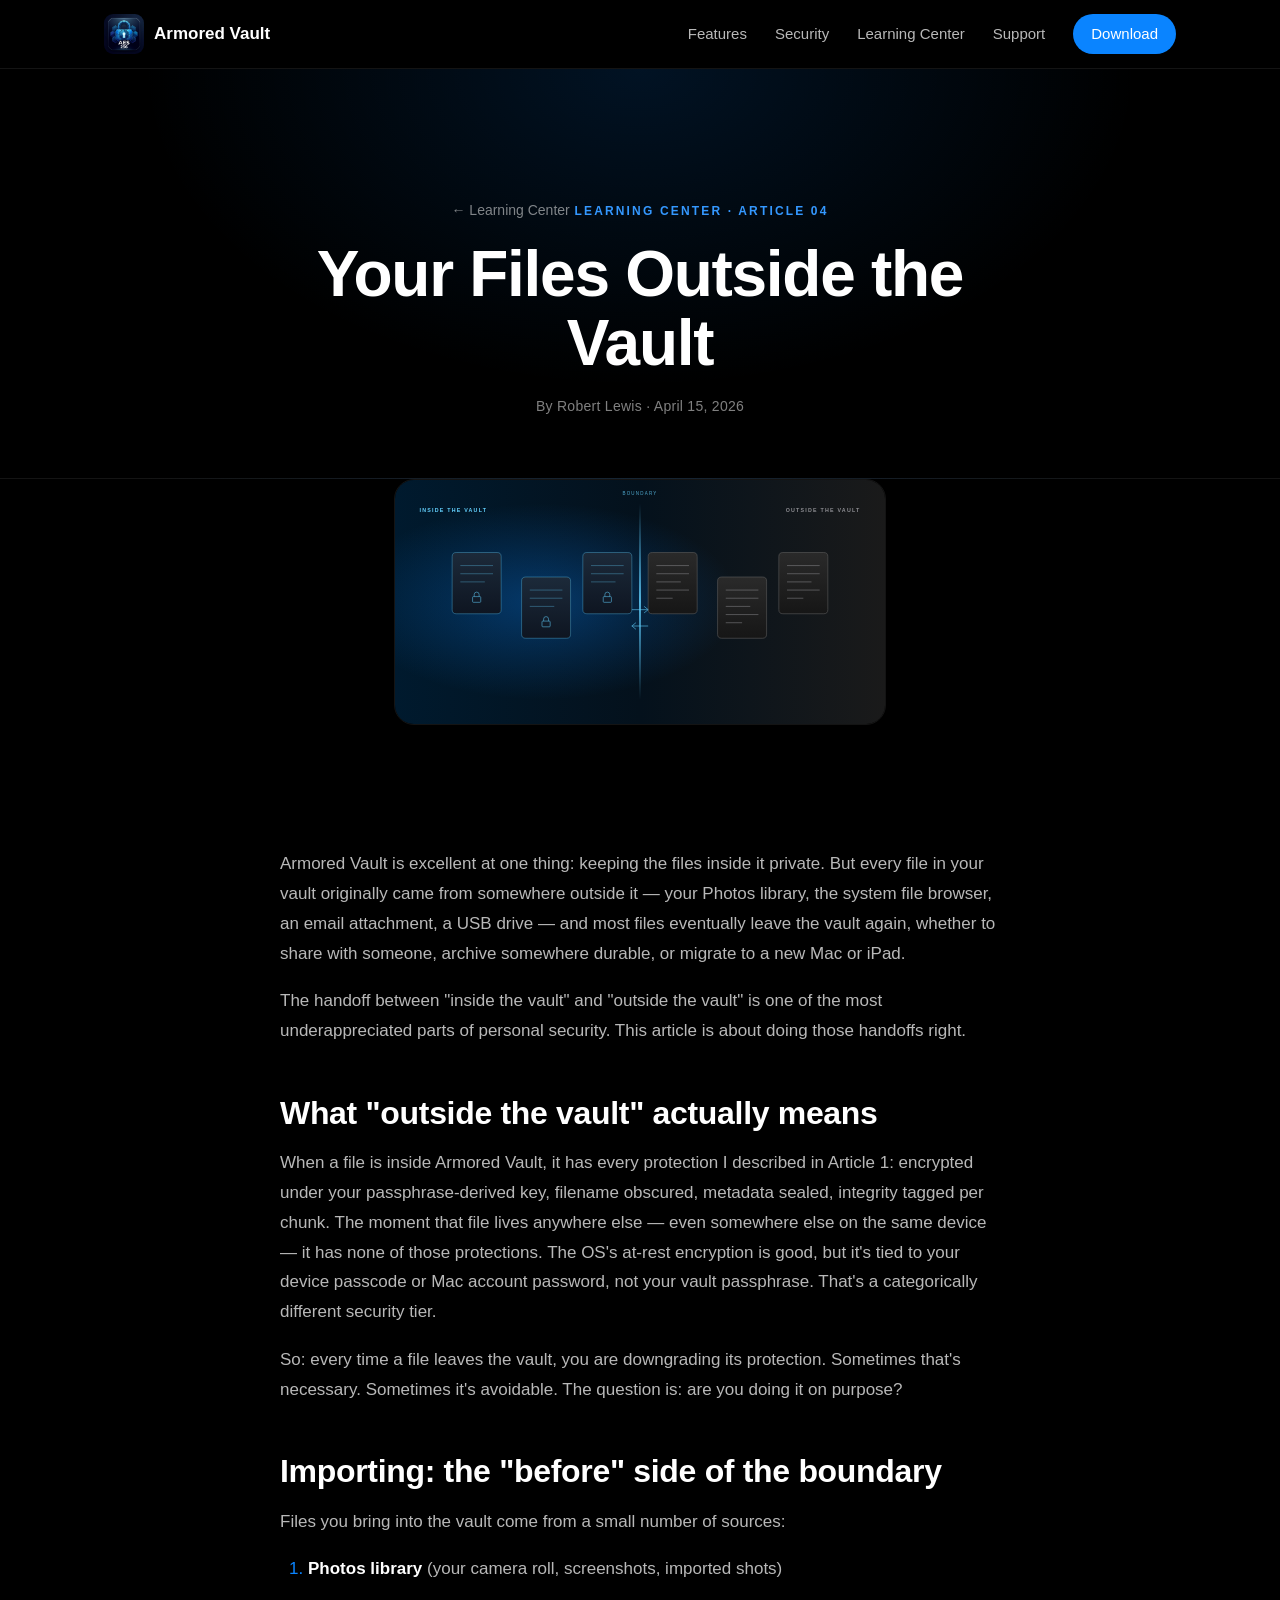
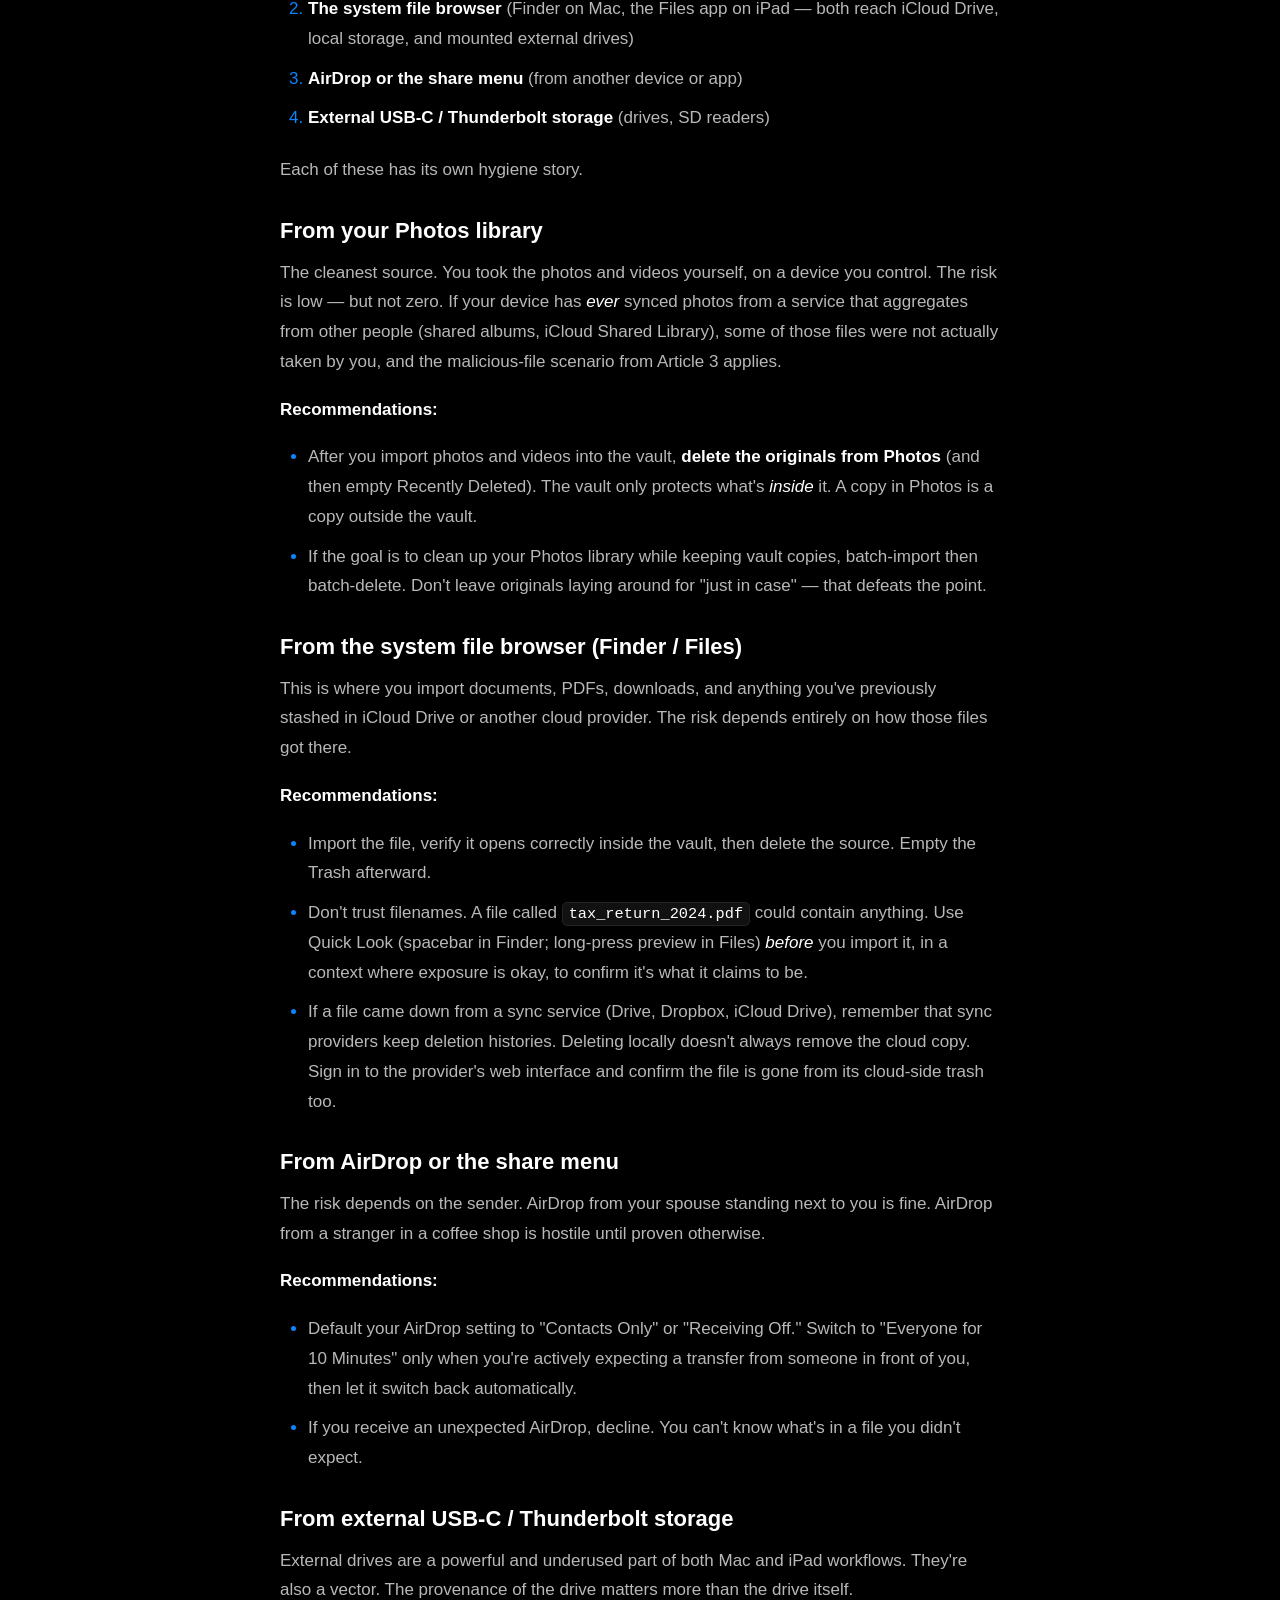
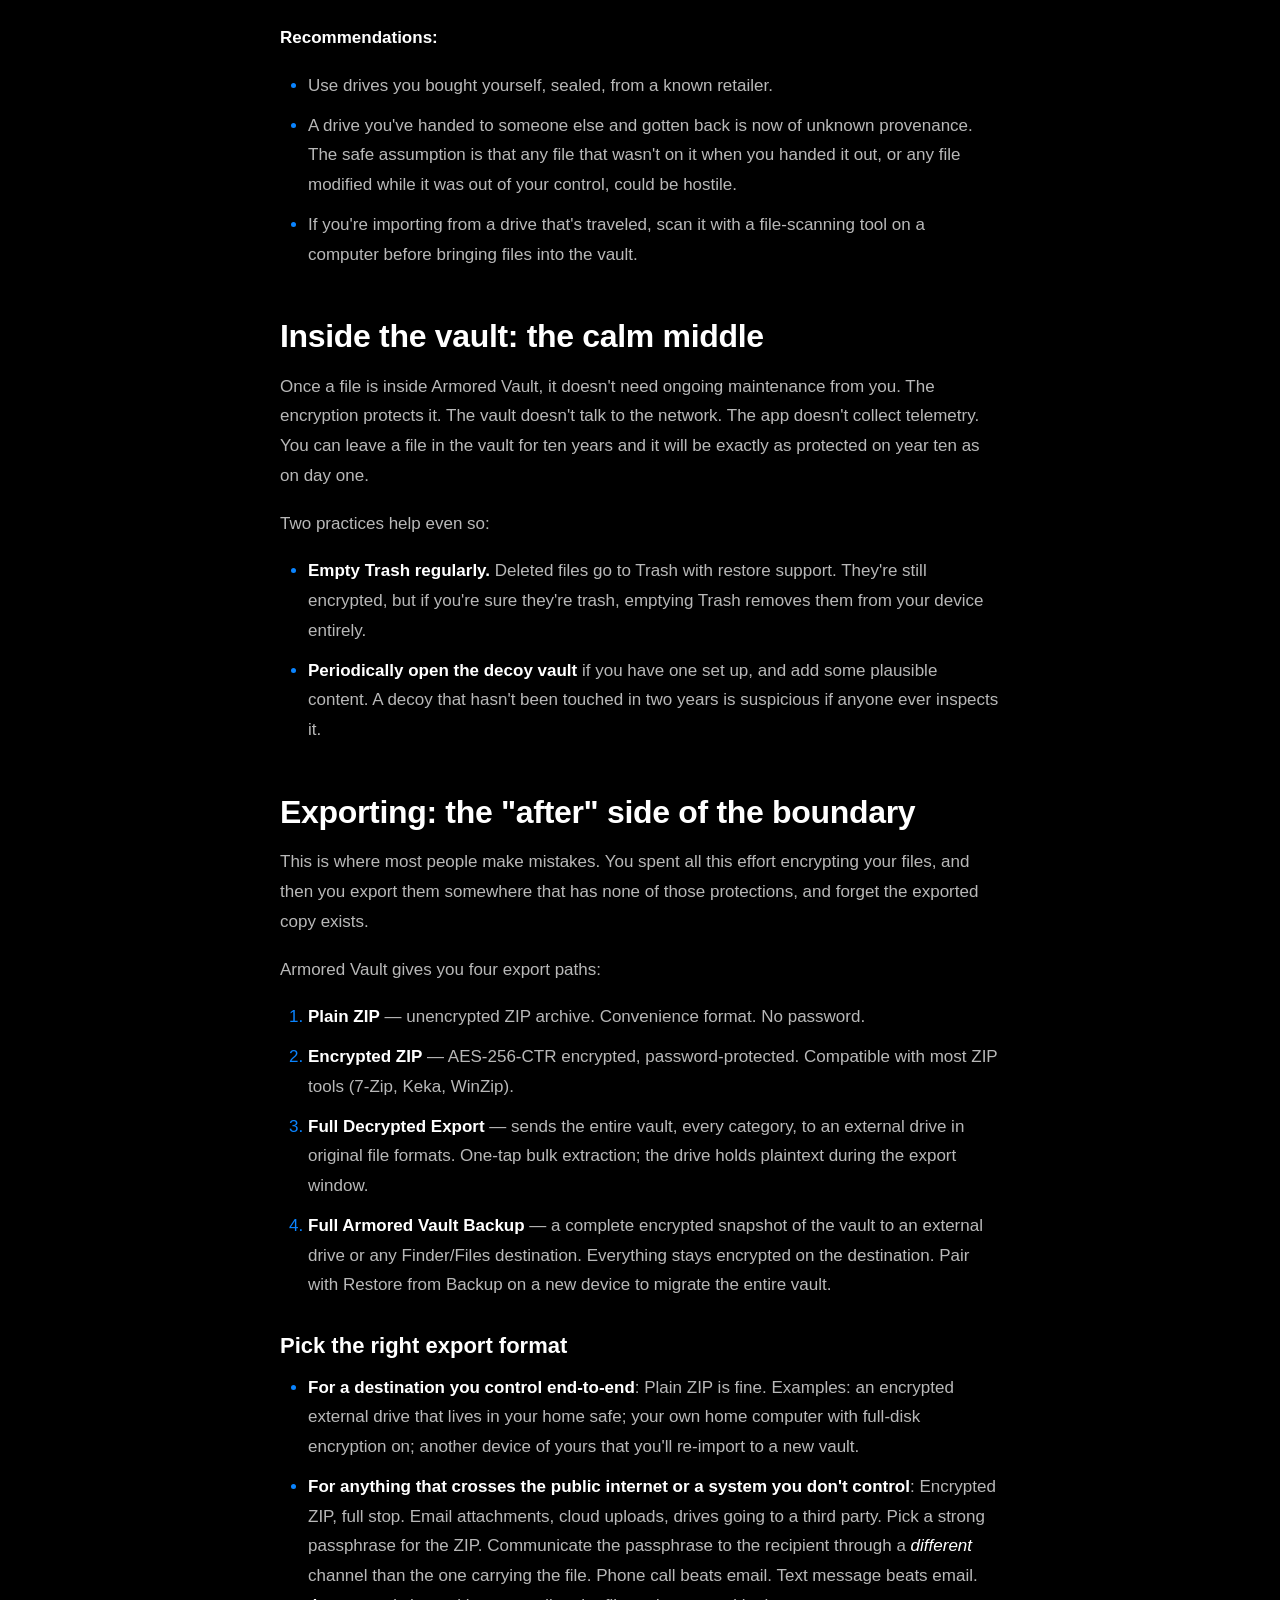
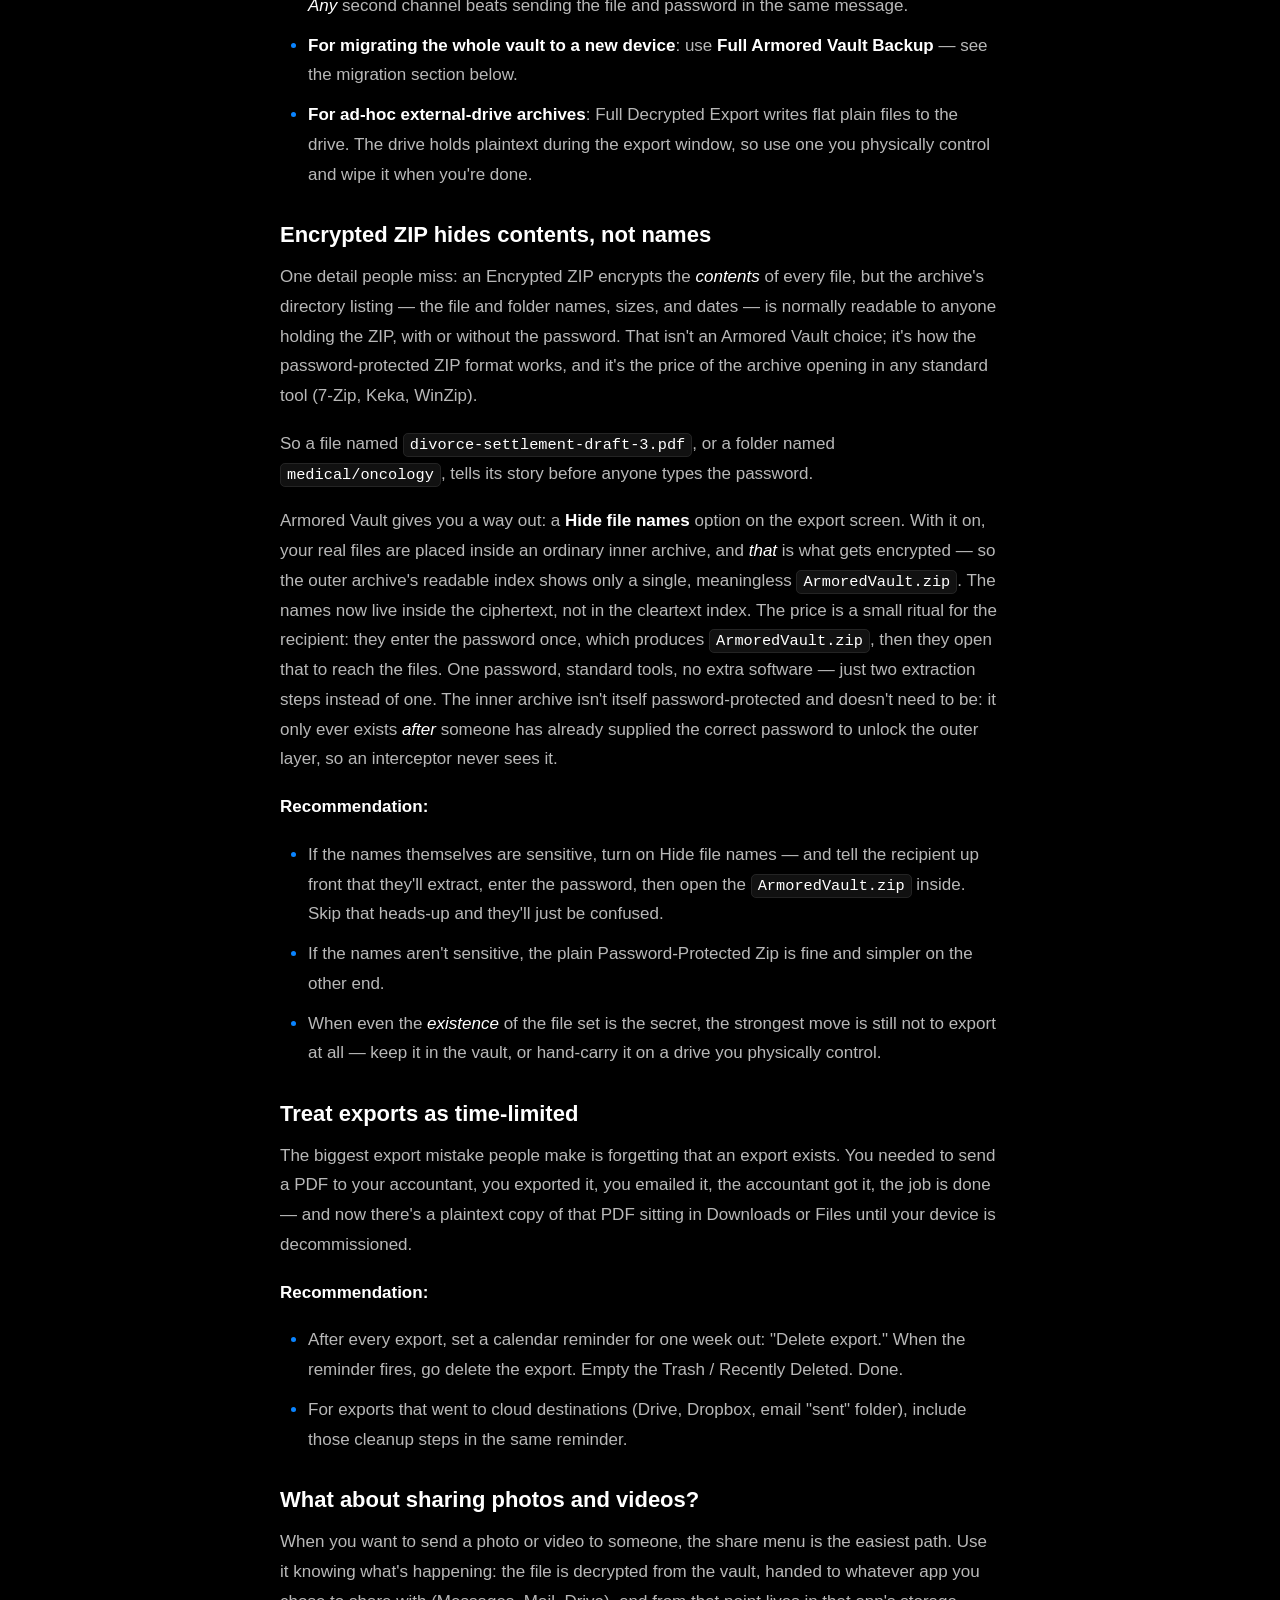
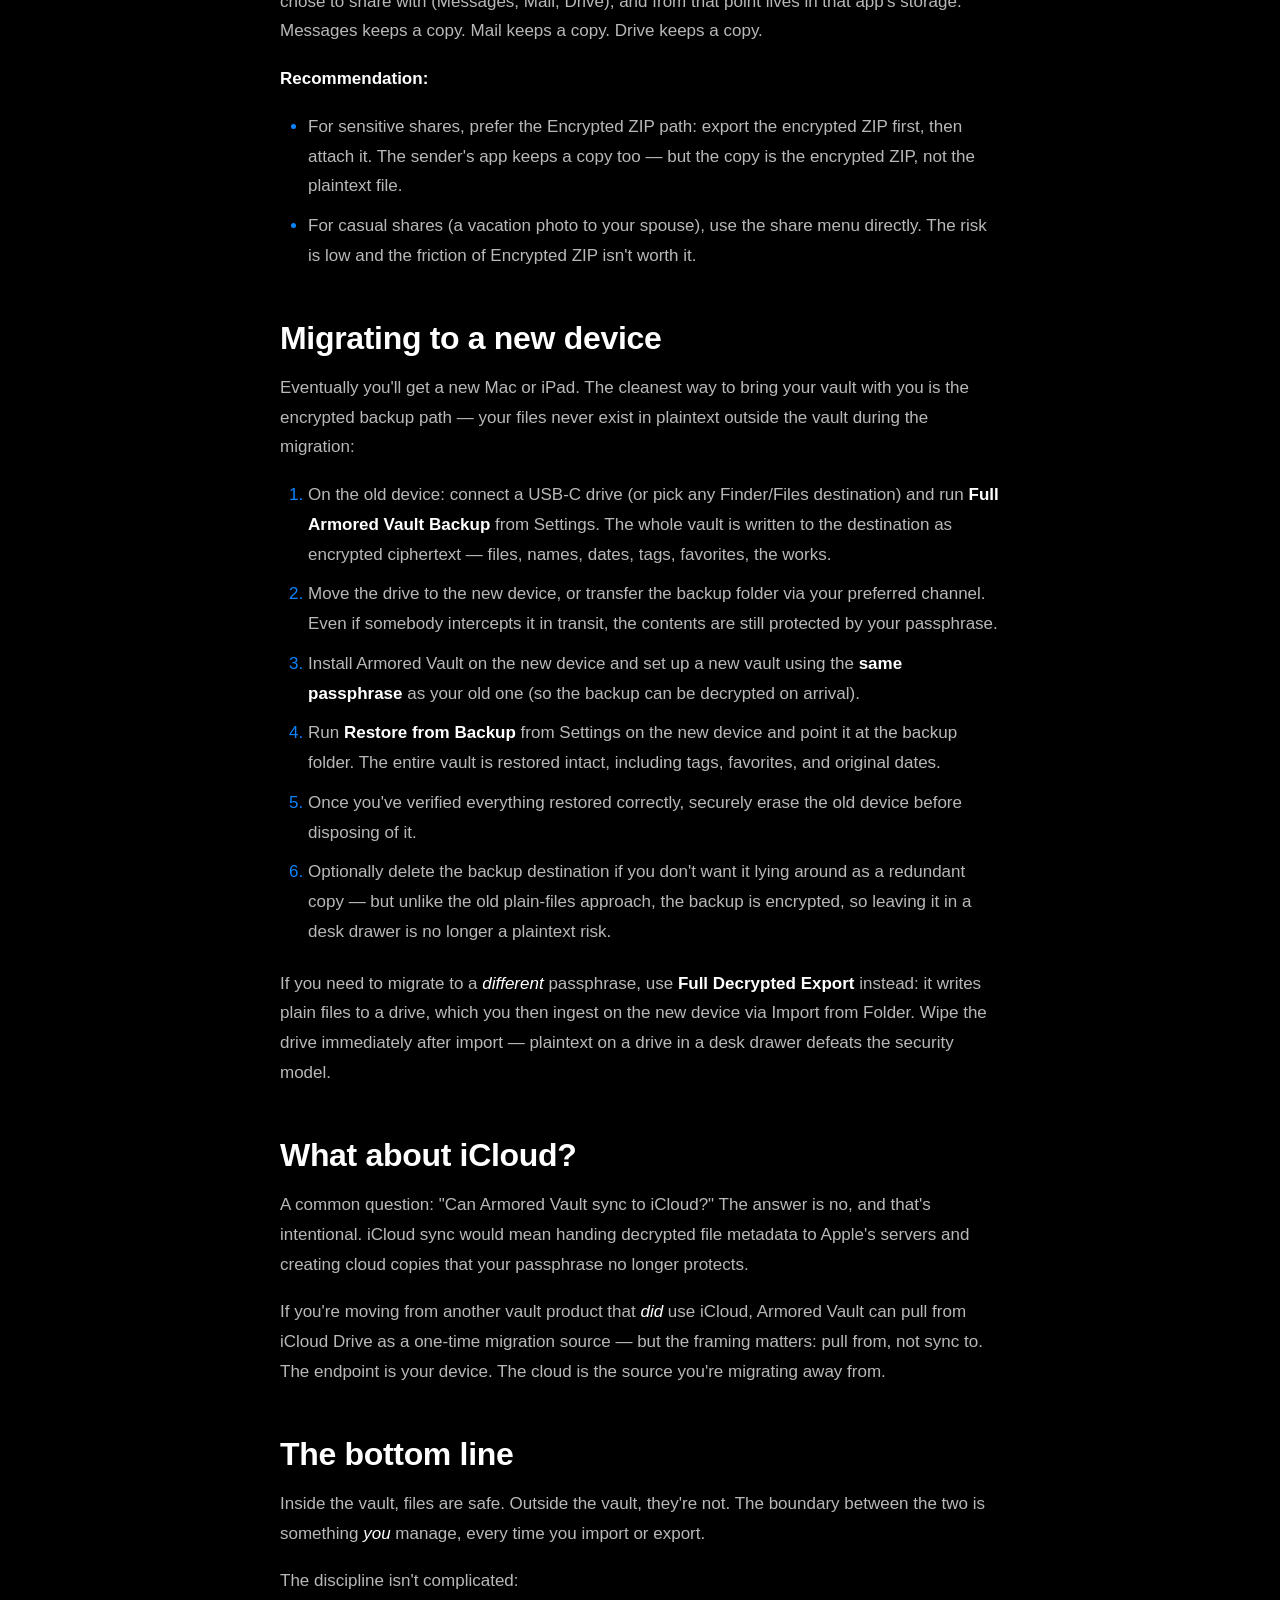
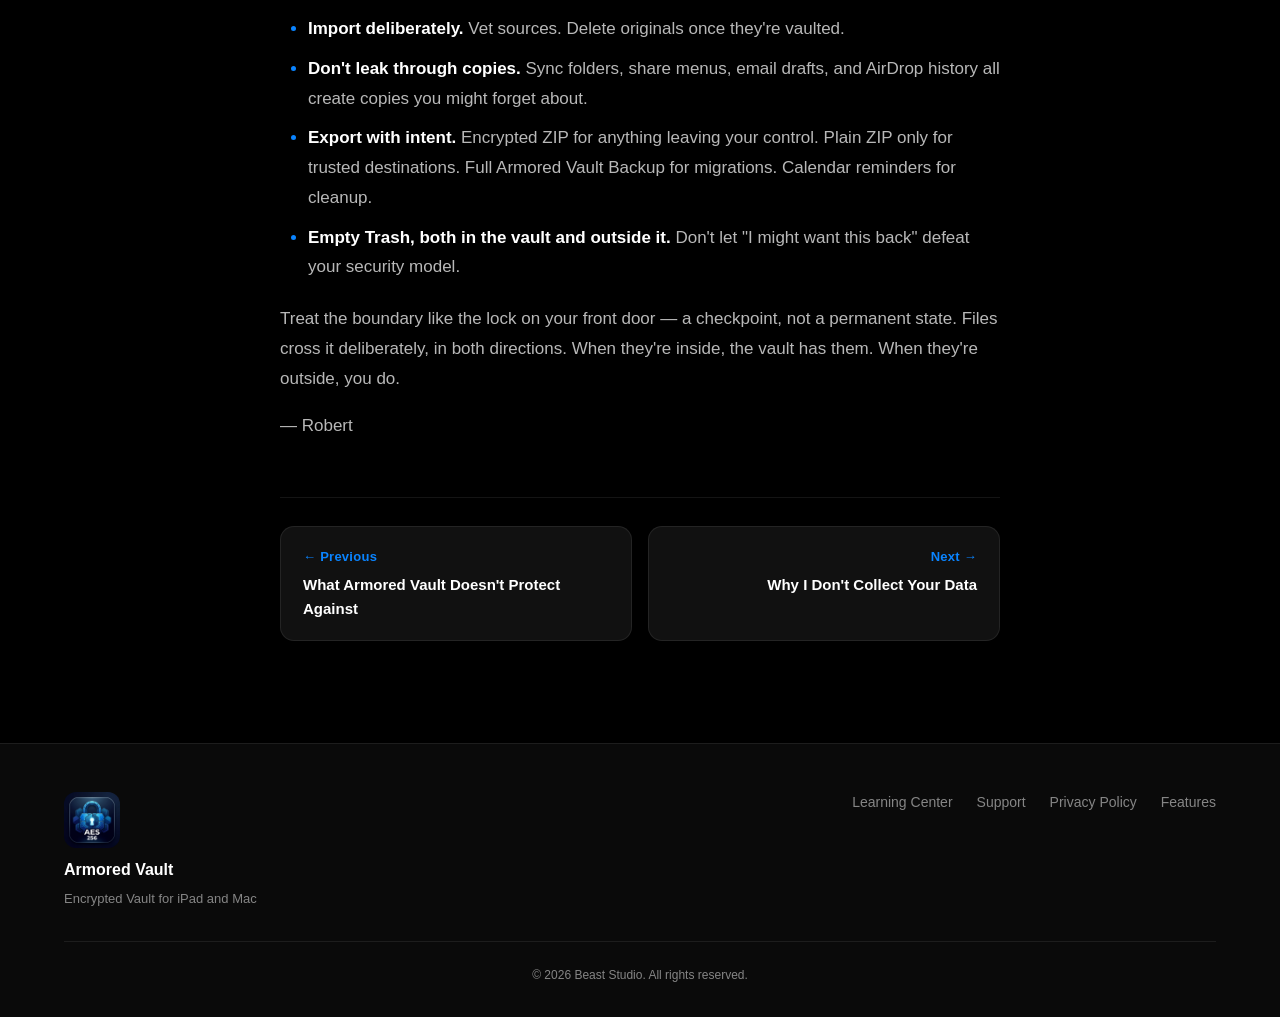
<file: learning/04-your-files-outside-the-vault.html>
<!DOCTYPE html>
<html lang="en">
<head>
    <meta charset="UTF-8">
    <meta name="viewport" content="width=device-width, initial-scale=1.0">
    <title>Your Files Outside the Vault — Armored Vault Learning Center</title>
    <meta name="description" content="Importing, exporting, and the boundary between vaulted and unvaulted state.">
    <link rel="icon" type="image/png" href="../assets/app-icon.png">
    <link rel="apple-touch-icon" href="../assets/app-icon.png">
    <link rel="stylesheet" href="../style.css?v=20260701a">
</head>
<body>

<header class="nav">
    <div class="nav-inner">
        <a href="../index.html#top" class="nav-brand">
            <img class="nav-icon" src="../assets/app-icon.png" alt="">
            <span>Armored Vault</span>
        </a>
        <button class="nav-toggle" aria-label="Toggle menu" aria-expanded="false">
            <span></span><span></span><span></span>
        </button>
        <nav class="nav-links">
            <a href="../index.html#features">Features</a>
            <a href="../index.html#security">Security</a>
            <a href="../learning-center.html">Learning Center</a>
            <a href="../support.html">Support</a>
            <a href="../index.html#download" class="nav-cta">Download</a>
        </nav>
    </div>
</header>

<section class="support-hero article-hero">
    <div class="support-hero-inner">
        <a href="../learning-center.html" class="article-back">&larr; Learning Center</a>
        <span class="eyebrow">LEARNING CENTER &middot; ARTICLE 04</span>
        <h1>Your Files Outside the Vault</h1>
        <p class="article-meta">By Robert Lewis &middot; April 15, 2026</p>
    </div>
</section>

<div class="article-hero-image">
    <img src="images/04-boundary.svg" alt="A boundary line dividing vaulted files from unvaulted ones" loading="lazy">
</div>

<article class="article-section">
    <div class="article-inner">
        <div class="article-body">
<p>Armored Vault is excellent at one thing: keeping the files inside it private. But every file in your vault originally came from somewhere outside it — your Photos library, the system file browser, an email attachment, a USB drive — and most files eventually leave the vault again, whether to share with someone, archive somewhere durable, or migrate to a new Mac or iPad.</p>
<p>The handoff between &quot;inside the vault&quot; and &quot;outside the vault&quot; is one of the most underappreciated parts of personal security. This article is about doing those handoffs right.</p>
<h2>What &quot;outside the vault&quot; actually means</h2>
<p>When a file is inside Armored Vault, it has every protection I described in Article 1: encrypted under your passphrase-derived key, filename obscured, metadata sealed, integrity tagged per chunk. The moment that file lives anywhere else — even somewhere else on the same device — it has none of those protections. The OS&#x27;s at-rest encryption is good, but it&#x27;s tied to your device passcode or Mac account password, not your vault passphrase. That&#x27;s a categorically different security tier.</p>
<p>So: every time a file leaves the vault, you are downgrading its protection. Sometimes that&#x27;s necessary. Sometimes it&#x27;s avoidable. The question is: are you doing it on purpose?</p>
<h2>Importing: the &quot;before&quot; side of the boundary</h2>
<p>Files you bring into the vault come from a small number of sources:</p>
<ol><li><strong>Photos library</strong> (your camera roll, screenshots, imported shots)</li><li><strong>The system file browser</strong> (Finder on Mac, the Files app on iPad — both reach iCloud Drive, local storage, and mounted external drives)</li><li><strong>AirDrop or the share menu</strong> (from another device or app)</li><li><strong>External USB-C / Thunderbolt storage</strong> (drives, SD readers)</li></ol>
<p>Each of these has its own hygiene story.</p>
<h3>From your Photos library</h3>
<p>The cleanest source. You took the photos and videos yourself, on a device you control. The risk is low — but not zero. If your device has <em>ever</em> synced photos from a service that aggregates from other people (shared albums, iCloud Shared Library), some of those files were not actually taken by you, and the malicious-file scenario from Article 3 applies.</p>
<p><strong>Recommendations:</strong></p>
<ul><li>After you import photos and videos into the vault, <strong>delete the originals from Photos</strong> (and then empty Recently Deleted). The vault only protects what&#x27;s <em>inside</em> it. A copy in Photos is a copy outside the vault.</li><li>If the goal is to clean up your Photos library while keeping vault copies, batch-import then batch-delete. Don&#x27;t leave originals laying around for &quot;just in case&quot; — that defeats the point.</li></ul>
<h3>From the system file browser (Finder / Files)</h3>
<p>This is where you import documents, PDFs, downloads, and anything you&#x27;ve previously stashed in iCloud Drive or another cloud provider. The risk depends entirely on how those files got there.</p>
<p><strong>Recommendations:</strong></p>
<ul><li>Import the file, verify it opens correctly inside the vault, then delete the source. Empty the Trash afterward.</li><li>Don&#x27;t trust filenames. A file called <code>tax_return_2024.pdf</code> could contain anything. Use Quick Look (spacebar in Finder; long-press preview in Files) <em>before</em> you import it, in a context where exposure is okay, to confirm it&#x27;s what it claims to be.</li><li>If a file came down from a sync service (Drive, Dropbox, iCloud Drive), remember that sync providers keep deletion histories. Deleting locally doesn&#x27;t always remove the cloud copy. Sign in to the provider&#x27;s web interface and confirm the file is gone from its cloud-side trash too.</li></ul>
<h3>From AirDrop or the share menu</h3>
<p>The risk depends on the sender. AirDrop from your spouse standing next to you is fine. AirDrop from a stranger in a coffee shop is hostile until proven otherwise.</p>
<p><strong>Recommendations:</strong></p>
<ul><li>Default your AirDrop setting to &quot;Contacts Only&quot; or &quot;Receiving Off.&quot; Switch to &quot;Everyone for 10 Minutes&quot; only when you&#x27;re actively expecting a transfer from someone in front of you, then let it switch back automatically.</li><li>If you receive an unexpected AirDrop, decline. You can&#x27;t know what&#x27;s in a file you didn&#x27;t expect.</li></ul>
<h3>From external USB-C / Thunderbolt storage</h3>
<p>External drives are a powerful and underused part of both Mac and iPad workflows. They&#x27;re also a vector. The provenance of the drive matters more than the drive itself.</p>
<p><strong>Recommendations:</strong></p>
<ul><li>Use drives you bought yourself, sealed, from a known retailer.</li><li>A drive you&#x27;ve handed to someone else and gotten back is now of unknown provenance. The safe assumption is that any file that wasn&#x27;t on it when you handed it out, or any file modified while it was out of your control, could be hostile.</li><li>If you&#x27;re importing from a drive that&#x27;s traveled, scan it with a file-scanning tool on a computer before bringing files into the vault.</li></ul>
<h2>Inside the vault: the calm middle</h2>
<p>Once a file is inside Armored Vault, it doesn&#x27;t need ongoing maintenance from you. The encryption protects it. The vault doesn&#x27;t talk to the network. The app doesn&#x27;t collect telemetry. You can leave a file in the vault for ten years and it will be exactly as protected on year ten as on day one.</p>
<p>Two practices help even so:</p>
<ul><li><strong>Empty Trash regularly.</strong> Deleted files go to Trash with restore support. They&#x27;re still encrypted, but if you&#x27;re sure they&#x27;re trash, emptying Trash removes them from your device entirely.</li><li><strong>Periodically open the decoy vault</strong> if you have one set up, and add some plausible content. A decoy that hasn&#x27;t been touched in two years is suspicious if anyone ever inspects it.</li></ul>
<h2>Exporting: the &quot;after&quot; side of the boundary</h2>
<p>This is where most people make mistakes. You spent all this effort encrypting your files, and then you export them somewhere that has none of those protections, and forget the exported copy exists.</p>
<p>Armored Vault gives you four export paths:</p>
<ol><li><strong>Plain ZIP</strong> — unencrypted ZIP archive. Convenience format. No password.</li><li><strong>Encrypted ZIP</strong> — AES-256-CTR encrypted, password-protected. Compatible with most ZIP tools (7-Zip, Keka, WinZip).</li><li><strong>Full Decrypted Export</strong> — sends the entire vault, every category, to an external drive in original file formats. One-tap bulk extraction; the drive holds plaintext during the export window.</li><li><strong>Full Armored Vault Backup</strong> — a complete encrypted snapshot of the vault to an external drive or any Finder/Files destination. Everything stays encrypted on the destination. Pair with Restore from Backup on a new device to migrate the entire vault.</li></ol>
<h3>Pick the right export format</h3>
<ul><li><strong>For a destination you control end-to-end</strong>: Plain ZIP is fine. Examples: an encrypted external drive that lives in your home safe; your own home computer with full-disk encryption on; another device of yours that you&#x27;ll re-import to a new vault.</li><li><strong>For anything that crosses the public internet or a system you don&#x27;t control</strong>: Encrypted ZIP, full stop. Email attachments, cloud uploads, drives going to a third party. Pick a strong passphrase for the ZIP. Communicate the passphrase to the recipient through a <em>different</em> channel than the one carrying the file. Phone call beats email. Text message beats email. <em>Any</em> second channel beats sending the file and password in the same message.</li><li><strong>For migrating the whole vault to a new device</strong>: use <strong>Full Armored Vault Backup</strong> — see the migration section below.</li><li><strong>For ad-hoc external-drive archives</strong>: Full Decrypted Export writes flat plain files to the drive. The drive holds plaintext during the export window, so use one you physically control and wipe it when you&#x27;re done.</li></ul>
<h3>Encrypted ZIP hides contents, not names</h3>
<p>One detail people miss: an Encrypted ZIP encrypts the <em>contents</em> of every file, but the archive&#x27;s directory listing — the file and folder names, sizes, and dates — is normally readable to anyone holding the ZIP, with or without the password. That isn&#x27;t an Armored Vault choice; it&#x27;s how the password-protected ZIP format works, and it&#x27;s the price of the archive opening in any standard tool (7-Zip, Keka, WinZip).</p>
<p>So a file named <code>divorce-settlement-draft-3.pdf</code>, or a folder named <code>medical/oncology</code>, tells its story before anyone types the password.</p>
<p>Armored Vault gives you a way out: a <strong>Hide file names</strong> option on the export screen. With it on, your real files are placed inside an ordinary inner archive, and <em>that</em> is what gets encrypted — so the outer archive&#x27;s readable index shows only a single, meaningless <code>ArmoredVault.zip</code>. The names now live inside the ciphertext, not in the cleartext index. The price is a small ritual for the recipient: they enter the password once, which produces <code>ArmoredVault.zip</code>, then they open that to reach the files. One password, standard tools, no extra software — just two extraction steps instead of one. The inner archive isn&#x27;t itself password-protected and doesn&#x27;t need to be: it only ever exists <em>after</em> someone has already supplied the correct password to unlock the outer layer, so an interceptor never sees it.</p>
<p><strong>Recommendation:</strong></p>
<ul><li>If the names themselves are sensitive, turn on Hide file names — and tell the recipient up front that they&#x27;ll extract, enter the password, then open the <code>ArmoredVault.zip</code> inside. Skip that heads-up and they&#x27;ll just be confused.</li><li>If the names aren&#x27;t sensitive, the plain Password-Protected Zip is fine and simpler on the other end.</li><li>When even the <em>existence</em> of the file set is the secret, the strongest move is still not to export at all — keep it in the vault, or hand-carry it on a drive you physically control.</li></ul>
<h3>Treat exports as time-limited</h3>
<p>The biggest export mistake people make is forgetting that an export exists. You needed to send a PDF to your accountant, you exported it, you emailed it, the accountant got it, the job is done — and now there&#x27;s a plaintext copy of that PDF sitting in Downloads or Files until your device is decommissioned.</p>
<p><strong>Recommendation:</strong></p>
<ul><li>After every export, set a calendar reminder for one week out: &quot;Delete export.&quot; When the reminder fires, go delete the export. Empty the Trash / Recently Deleted. Done.</li><li>For exports that went to cloud destinations (Drive, Dropbox, email &quot;sent&quot; folder), include those cleanup steps in the same reminder.</li></ul>
<h3>What about sharing photos and videos?</h3>
<p>When you want to send a photo or video to someone, the share menu is the easiest path. Use it knowing what&#x27;s happening: the file is decrypted from the vault, handed to whatever app you chose to share with (Messages, Mail, Drive), and from that point lives in that app&#x27;s storage. Messages keeps a copy. Mail keeps a copy. Drive keeps a copy.</p>
<p><strong>Recommendation:</strong></p>
<ul><li>For sensitive shares, prefer the Encrypted ZIP path: export the encrypted ZIP first, then attach it. The sender&#x27;s app keeps a copy too — but the copy is the encrypted ZIP, not the plaintext file.</li><li>For casual shares (a vacation photo to your spouse), use the share menu directly. The risk is low and the friction of Encrypted ZIP isn&#x27;t worth it.</li></ul>
<h2>Migrating to a new device</h2>
<p>Eventually you&#x27;ll get a new Mac or iPad. The cleanest way to bring your vault with you is the encrypted backup path — your files never exist in plaintext outside the vault during the migration:</p>
<ol><li>On the old device: connect a USB-C drive (or pick any Finder/Files destination) and run <strong>Full Armored Vault Backup</strong> from Settings. The whole vault is written to the destination as encrypted ciphertext — files, names, dates, tags, favorites, the works.</li><li>Move the drive to the new device, or transfer the backup folder via your preferred channel. Even if somebody intercepts it in transit, the contents are still protected by your passphrase.</li><li>Install Armored Vault on the new device and set up a new vault using the <strong>same passphrase</strong> as your old one (so the backup can be decrypted on arrival).</li><li>Run <strong>Restore from Backup</strong> from Settings on the new device and point it at the backup folder. The entire vault is restored intact, including tags, favorites, and original dates.</li><li>Once you&#x27;ve verified everything restored correctly, securely erase the old device before disposing of it.</li><li>Optionally delete the backup destination if you don&#x27;t want it lying around as a redundant copy — but unlike the old plain-files approach, the backup is encrypted, so leaving it in a desk drawer is no longer a plaintext risk.</li></ol>
<p>If you need to migrate to a <em>different</em> passphrase, use <strong>Full Decrypted Export</strong> instead: it writes plain files to a drive, which you then ingest on the new device via Import from Folder. Wipe the drive immediately after import — plaintext on a drive in a desk drawer defeats the security model.</p>
<h2>What about iCloud?</h2>
<p>A common question: &quot;Can Armored Vault sync to iCloud?&quot; The answer is no, and that&#x27;s intentional. iCloud sync would mean handing decrypted file metadata to Apple&#x27;s servers and creating cloud copies that your passphrase no longer protects.</p>
<p>If you&#x27;re moving from another vault product that <em>did</em> use iCloud, Armored Vault can pull from iCloud Drive as a one-time migration source — but the framing matters: pull from, not sync to. The endpoint is your device. The cloud is the source you&#x27;re migrating away from.</p>
<h2>The bottom line</h2>
<p>Inside the vault, files are safe. Outside the vault, they&#x27;re not. The boundary between the two is something <em>you</em> manage, every time you import or export.</p>
<p>The discipline isn&#x27;t complicated:</p>
<ul><li><strong>Import deliberately.</strong> Vet sources. Delete originals once they&#x27;re vaulted.</li><li><strong>Don&#x27;t leak through copies.</strong> Sync folders, share menus, email drafts, and AirDrop history all create copies you might forget about.</li><li><strong>Export with intent.</strong> Encrypted ZIP for anything leaving your control. Plain ZIP only for trusted destinations. Full Armored Vault Backup for migrations. Calendar reminders for cleanup.</li><li><strong>Empty Trash, both in the vault and outside it.</strong> Don&#x27;t let &quot;I might want this back&quot; defeat your security model.</li></ul>
<p>Treat the boundary like the lock on your front door — a checkpoint, not a permanent state. Files cross it deliberately, in both directions. When they&#x27;re inside, the vault has them. When they&#x27;re outside, you do.</p>
<p>— Robert</p>
        </div>
        <div class="article-pager">
<a class="pager prev" href="03-what-armored-vault-doesnt-protect-against.html"><span class="pager-label">&larr; Previous</span><span class="pager-title">What Armored Vault Doesn&#x27;t Protect Against</span></a>
<a class="pager next" href="05-why-i-dont-collect-your-data.html"><span class="pager-label">Next &rarr;</span><span class="pager-title">Why I Don&#x27;t Collect Your Data</span></a>
</div>
    </div>
</article>

<footer class="footer">
    <div class="footer-inner">
        <div class="footer-brand">
            <img class="nav-icon" src="../assets/app-icon.png" alt="">
            <strong>Armored Vault</strong>
            <p>Encrypted Vault for iPad and Mac</p>
        </div>
        <nav class="footer-links">
            <a href="../learning-center.html">Learning Center</a>
            <a href="../support.html">Support</a>
            <a href="../privacy.html">Privacy Policy</a>
            <a href="../index.html#features">Features</a>
        </nav>
    </div>
    <div class="footer-legal">
        <p>&copy; 2026 Beast Studio. All rights reserved.</p>
    </div>
</footer>

<script src="../assets/nav.js"></script>
</body>
</html>
</file>
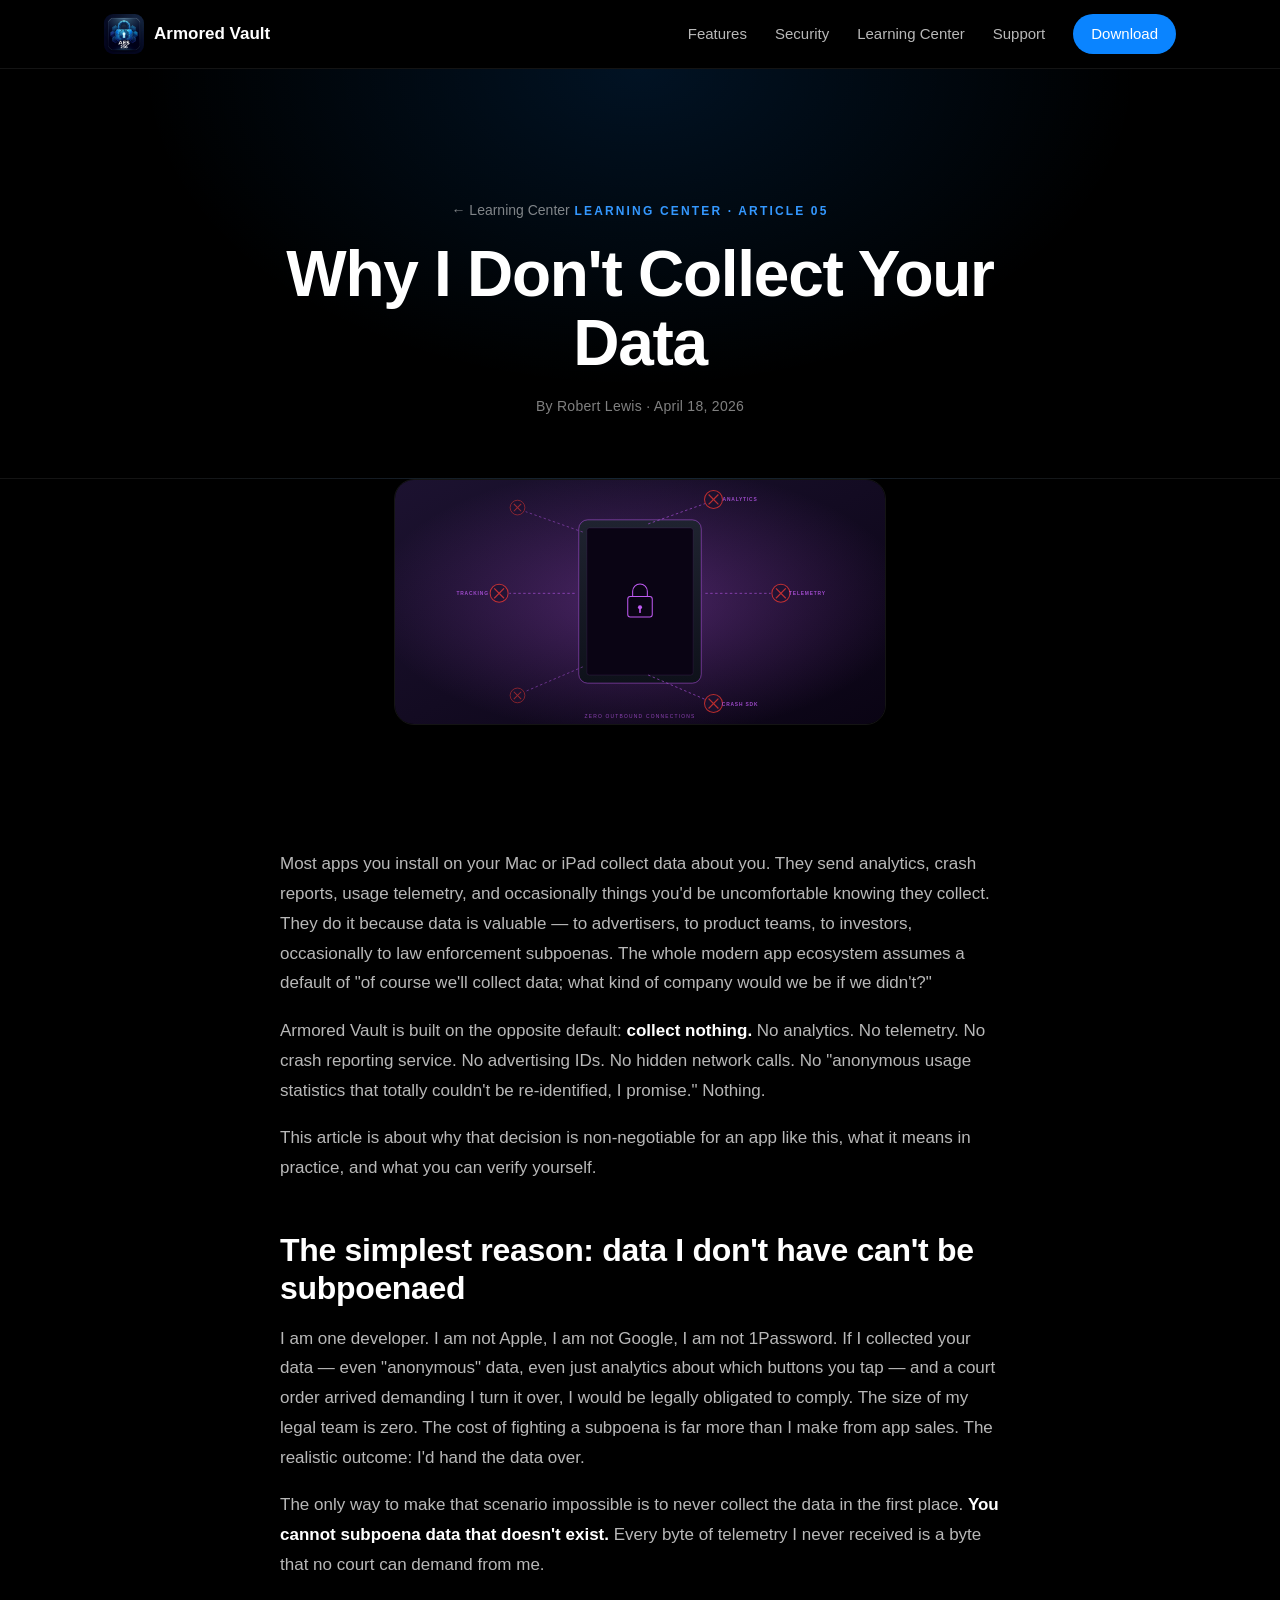
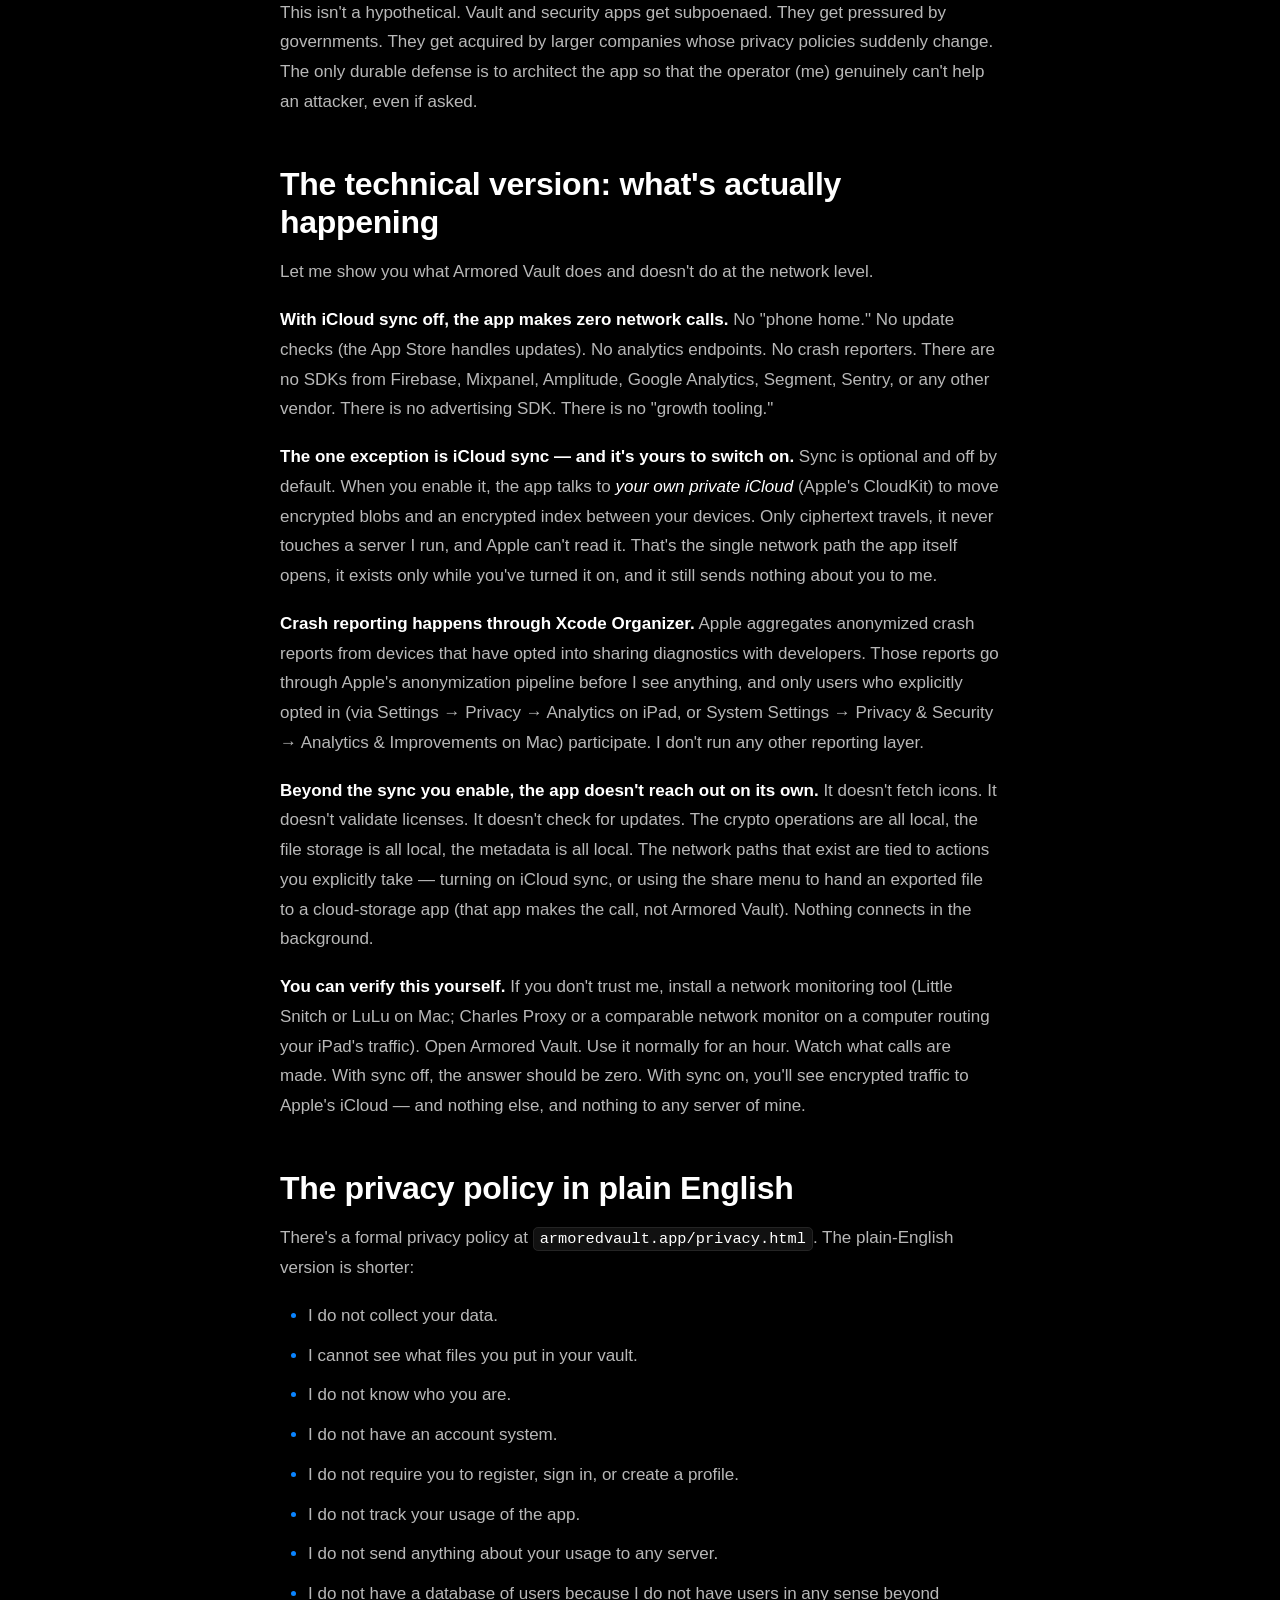
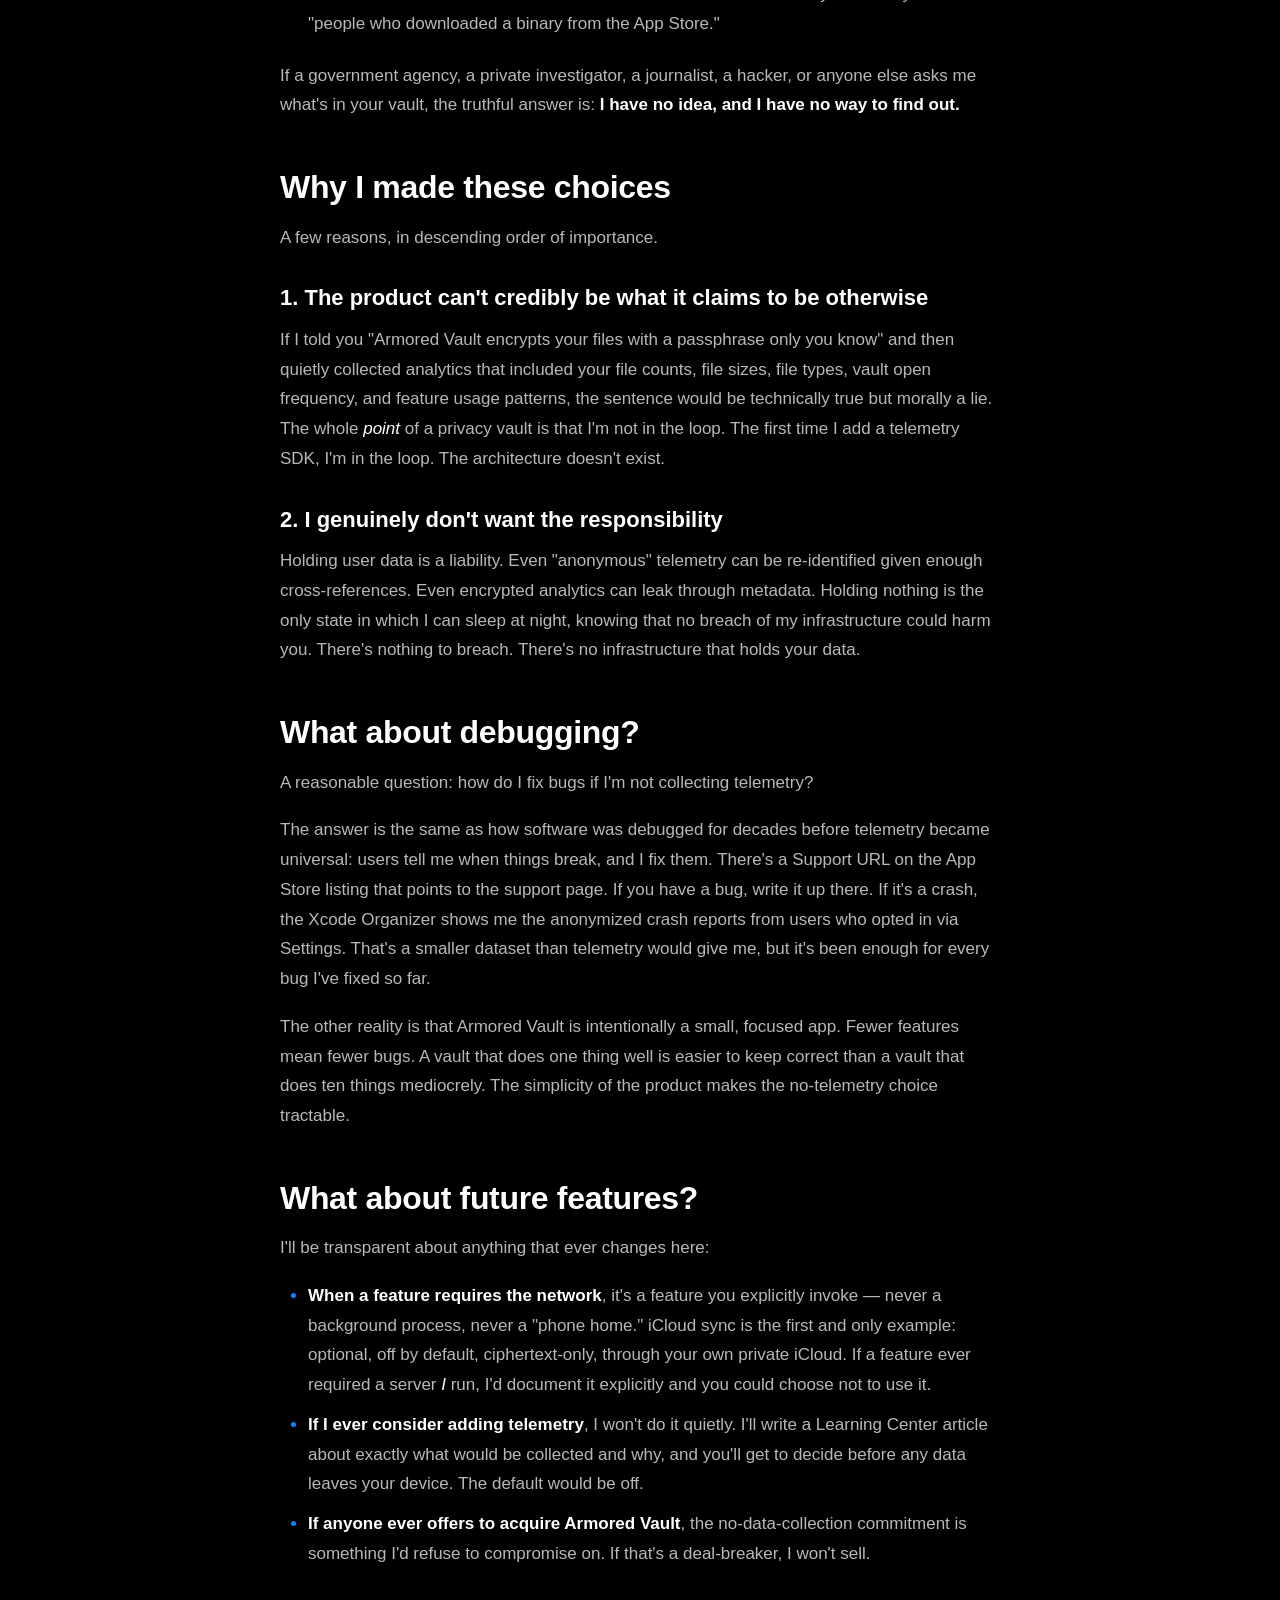
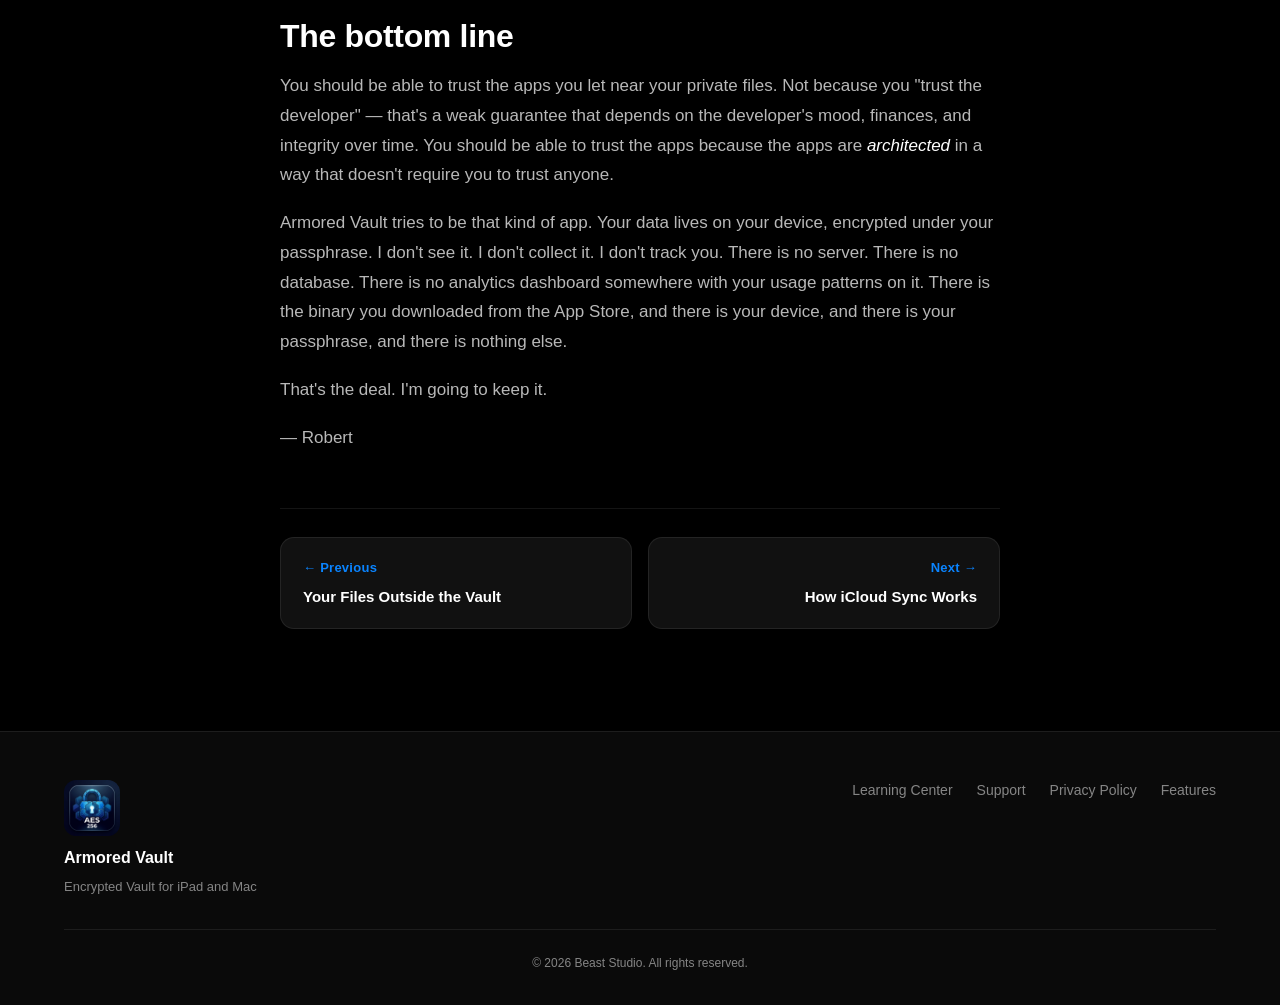
<file: learning/05-why-i-dont-collect-your-data.html>
<!DOCTYPE html>
<html lang="en">
<head>
    <meta charset="UTF-8">
    <meta name="viewport" content="width=device-width, initial-scale=1.0">
    <title>Why I Don&#x27;t Collect Your Data — Armored Vault Learning Center</title>
    <meta name="description" content="Zero analytics, zero telemetry, zero servers — and how you can verify it.">
    <link rel="icon" type="image/png" href="../assets/app-icon.png">
    <link rel="apple-touch-icon" href="../assets/app-icon.png">
    <link rel="stylesheet" href="../style.css?v=20260701a">
</head>
<body>

<header class="nav">
    <div class="nav-inner">
        <a href="../index.html#top" class="nav-brand">
            <img class="nav-icon" src="../assets/app-icon.png" alt="">
            <span>Armored Vault</span>
        </a>
        <button class="nav-toggle" aria-label="Toggle menu" aria-expanded="false">
            <span></span><span></span><span></span>
        </button>
        <nav class="nav-links">
            <a href="../index.html#features">Features</a>
            <a href="../index.html#security">Security</a>
            <a href="../learning-center.html">Learning Center</a>
            <a href="../support.html">Support</a>
            <a href="../index.html#download" class="nav-cta">Download</a>
        </nav>
    </div>
</header>

<section class="support-hero article-hero">
    <div class="support-hero-inner">
        <a href="../learning-center.html" class="article-back">&larr; Learning Center</a>
        <span class="eyebrow">LEARNING CENTER &middot; ARTICLE 05</span>
        <h1>Why I Don&#x27;t Collect Your Data</h1>
        <p class="article-meta">By Robert Lewis &middot; April 18, 2026</p>
    </div>
</section>

<div class="article-hero-image">
    <img src="images/05-no-data.svg" alt="A device with all outbound network requests blocked" loading="lazy">
</div>

<article class="article-section">
    <div class="article-inner">
        <div class="article-body">
<p>Most apps you install on your Mac or iPad collect data about you. They send analytics, crash reports, usage telemetry, and occasionally things you&#x27;d be uncomfortable knowing they collect. They do it because data is valuable — to advertisers, to product teams, to investors, occasionally to law enforcement subpoenas. The whole modern app ecosystem assumes a default of &quot;of course we&#x27;ll collect data; what kind of company would we be if we didn&#x27;t?&quot;</p>
<p>Armored Vault is built on the opposite default: <strong>collect nothing.</strong> No analytics. No telemetry. No crash reporting service. No advertising IDs. No hidden network calls. No &quot;anonymous usage statistics that totally couldn&#x27;t be re-identified, I promise.&quot; Nothing.</p>
<p>This article is about why that decision is non-negotiable for an app like this, what it means in practice, and what you can verify yourself.</p>
<h2>The simplest reason: data I don&#x27;t have can&#x27;t be subpoenaed</h2>
<p>I am one developer. I am not Apple, I am not Google, I am not 1Password. If I collected your data — even &quot;anonymous&quot; data, even just analytics about which buttons you tap — and a court order arrived demanding I turn it over, I would be legally obligated to comply. The size of my legal team is zero. The cost of fighting a subpoena is far more than I make from app sales. The realistic outcome: I&#x27;d hand the data over.</p>
<p>The only way to make that scenario impossible is to never collect the data in the first place. <strong>You cannot subpoena data that doesn&#x27;t exist.</strong> Every byte of telemetry I never received is a byte that no court can demand from me.</p>
<p>This isn&#x27;t a hypothetical. Vault and security apps get subpoenaed. They get pressured by governments. They get acquired by larger companies whose privacy policies suddenly change. The only durable defense is to architect the app so that the operator (me) genuinely can&#x27;t help an attacker, even if asked.</p>
<h2>The technical version: what&#x27;s actually happening</h2>
<p>Let me show you what Armored Vault does and doesn&#x27;t do at the network level.</p>
<p><strong>With iCloud sync off, the app makes zero network calls.</strong> No &quot;phone home.&quot; No update checks (the App Store handles updates). No analytics endpoints. No crash reporters. There are no SDKs from Firebase, Mixpanel, Amplitude, Google Analytics, Segment, Sentry, or any other vendor. There is no advertising SDK. There is no &quot;growth tooling.&quot;</p>
<p><strong>The one exception is iCloud sync — and it&#x27;s yours to switch on.</strong> Sync is optional and off by default. When you enable it, the app talks to <em>your own private iCloud</em> (Apple&#x27;s CloudKit) to move encrypted blobs and an encrypted index between your devices. Only ciphertext travels, it never touches a server I run, and Apple can&#x27;t read it. That&#x27;s the single network path the app itself opens, it exists only while you&#x27;ve turned it on, and it still sends nothing about you to me.</p>
<p><strong>Crash reporting happens through Xcode Organizer.</strong> Apple aggregates anonymized crash reports from devices that have opted into sharing diagnostics with developers. Those reports go through Apple&#x27;s anonymization pipeline before I see anything, and only users who explicitly opted in (via Settings → Privacy → Analytics on iPad, or System Settings → Privacy &amp; Security → Analytics &amp; Improvements on Mac) participate. I don&#x27;t run any other reporting layer.</p>
<p><strong>Beyond the sync you enable, the app doesn&#x27;t reach out on its own.</strong> It doesn&#x27;t fetch icons. It doesn&#x27;t validate licenses. It doesn&#x27;t check for updates. The crypto operations are all local, the file storage is all local, the metadata is all local. The network paths that exist are tied to actions you explicitly take — turning on iCloud sync, or using the share menu to hand an exported file to a cloud-storage app (that app makes the call, not Armored Vault). Nothing connects in the background.</p>
<p><strong>You can verify this yourself.</strong> If you don&#x27;t trust me, install a network monitoring tool (Little Snitch or LuLu on Mac; Charles Proxy or a comparable network monitor on a computer routing your iPad&#x27;s traffic). Open Armored Vault. Use it normally for an hour. Watch what calls are made. With sync off, the answer should be zero. With sync on, you&#x27;ll see encrypted traffic to Apple&#x27;s iCloud — and nothing else, and nothing to any server of mine.</p>
<h2>The privacy policy in plain English</h2>
<p>There&#x27;s a formal privacy policy at <code>armoredvault.app/privacy.html</code>. The plain-English version is shorter:</p>
<ul><li>I do not collect your data.</li><li>I cannot see what files you put in your vault.</li><li>I do not know who you are.</li><li>I do not have an account system.</li><li>I do not require you to register, sign in, or create a profile.</li><li>I do not track your usage of the app.</li><li>I do not send anything about your usage to any server.</li><li>I do not have a database of users because I do not have users in any sense beyond &quot;people who downloaded a binary from the App Store.&quot;</li></ul>
<p>If a government agency, a private investigator, a journalist, a hacker, or anyone else asks me what&#x27;s in your vault, the truthful answer is: <strong>I have no idea, and I have no way to find out.</strong></p>
<h2>Why I made these choices</h2>
<p>A few reasons, in descending order of importance.</p>
<h3>1. The product can&#x27;t credibly be what it claims to be otherwise</h3>
<p>If I told you &quot;Armored Vault encrypts your files with a passphrase only you know&quot; and then quietly collected analytics that included your file counts, file sizes, file types, vault open frequency, and feature usage patterns, the sentence would be technically true but morally a lie. The whole <em>point</em> of a privacy vault is that I&#x27;m not in the loop. The first time I add a telemetry SDK, I&#x27;m in the loop. The architecture doesn&#x27;t exist.</p>
<h3>2. I genuinely don&#x27;t want the responsibility</h3>
<p>Holding user data is a liability. Even &quot;anonymous&quot; telemetry can be re-identified given enough cross-references. Even encrypted analytics can leak through metadata. Holding nothing is the only state in which I can sleep at night, knowing that no breach of my infrastructure could harm you. There&#x27;s nothing to breach. There&#x27;s no infrastructure that holds your data.</p>
<h2>What about debugging?</h2>
<p>A reasonable question: how do I fix bugs if I&#x27;m not collecting telemetry?</p>
<p>The answer is the same as how software was debugged for decades before telemetry became universal: users tell me when things break, and I fix them. There&#x27;s a Support URL on the App Store listing that points to the support page. If you have a bug, write it up there. If it&#x27;s a crash, the Xcode Organizer shows me the anonymized crash reports from users who opted in via Settings. That&#x27;s a smaller dataset than telemetry would give me, but it&#x27;s been enough for every bug I&#x27;ve fixed so far.</p>
<p>The other reality is that Armored Vault is intentionally a small, focused app. Fewer features mean fewer bugs. A vault that does one thing well is easier to keep correct than a vault that does ten things mediocrely. The simplicity of the product makes the no-telemetry choice tractable.</p>
<h2>What about future features?</h2>
<p>I&#x27;ll be transparent about anything that ever changes here:</p>
<ul><li><strong>When a feature requires the network</strong>, it&#x27;s a feature you explicitly invoke — never a background process, never a &quot;phone home.&quot; iCloud sync is the first and only example: optional, off by default, ciphertext-only, through your own private iCloud. If a feature ever required a server <em>I</em> run, I&#x27;d document it explicitly and you could choose not to use it.</li><li><strong>If I ever consider adding telemetry</strong>, I won&#x27;t do it quietly. I&#x27;ll write a Learning Center article about exactly what would be collected and why, and you&#x27;ll get to decide before any data leaves your device. The default would be off.</li><li><strong>If anyone ever offers to acquire Armored Vault</strong>, the no-data-collection commitment is something I&#x27;d refuse to compromise on. If that&#x27;s a deal-breaker, I won&#x27;t sell.</li></ul>
<h2>The bottom line</h2>
<p>You should be able to trust the apps you let near your private files. Not because you &quot;trust the developer&quot; — that&#x27;s a weak guarantee that depends on the developer&#x27;s mood, finances, and integrity over time. You should be able to trust the apps because the apps are <em>architected</em> in a way that doesn&#x27;t require you to trust anyone.</p>
<p>Armored Vault tries to be that kind of app. Your data lives on your device, encrypted under your passphrase. I don&#x27;t see it. I don&#x27;t collect it. I don&#x27;t track you. There is no server. There is no database. There is no analytics dashboard somewhere with your usage patterns on it. There is the binary you downloaded from the App Store, and there is your device, and there is your passphrase, and there is nothing else.</p>
<p>That&#x27;s the deal. I&#x27;m going to keep it.</p>
<p>— Robert</p>
        </div>
        <div class="article-pager">
<a class="pager prev" href="04-your-files-outside-the-vault.html"><span class="pager-label">&larr; Previous</span><span class="pager-title">Your Files Outside the Vault</span></a>
<a class="pager next" href="06-how-icloud-sync-works.html"><span class="pager-label">Next &rarr;</span><span class="pager-title">How iCloud Sync Works</span></a>
</div>
    </div>
</article>

<footer class="footer">
    <div class="footer-inner">
        <div class="footer-brand">
            <img class="nav-icon" src="../assets/app-icon.png" alt="">
            <strong>Armored Vault</strong>
            <p>Encrypted Vault for iPad and Mac</p>
        </div>
        <nav class="footer-links">
            <a href="../learning-center.html">Learning Center</a>
            <a href="../support.html">Support</a>
            <a href="../privacy.html">Privacy Policy</a>
            <a href="../index.html#features">Features</a>
        </nav>
    </div>
    <div class="footer-legal">
        <p>&copy; 2026 Beast Studio. All rights reserved.</p>
    </div>
</footer>

<script src="../assets/nav.js"></script>
</body>
</html>
</file>
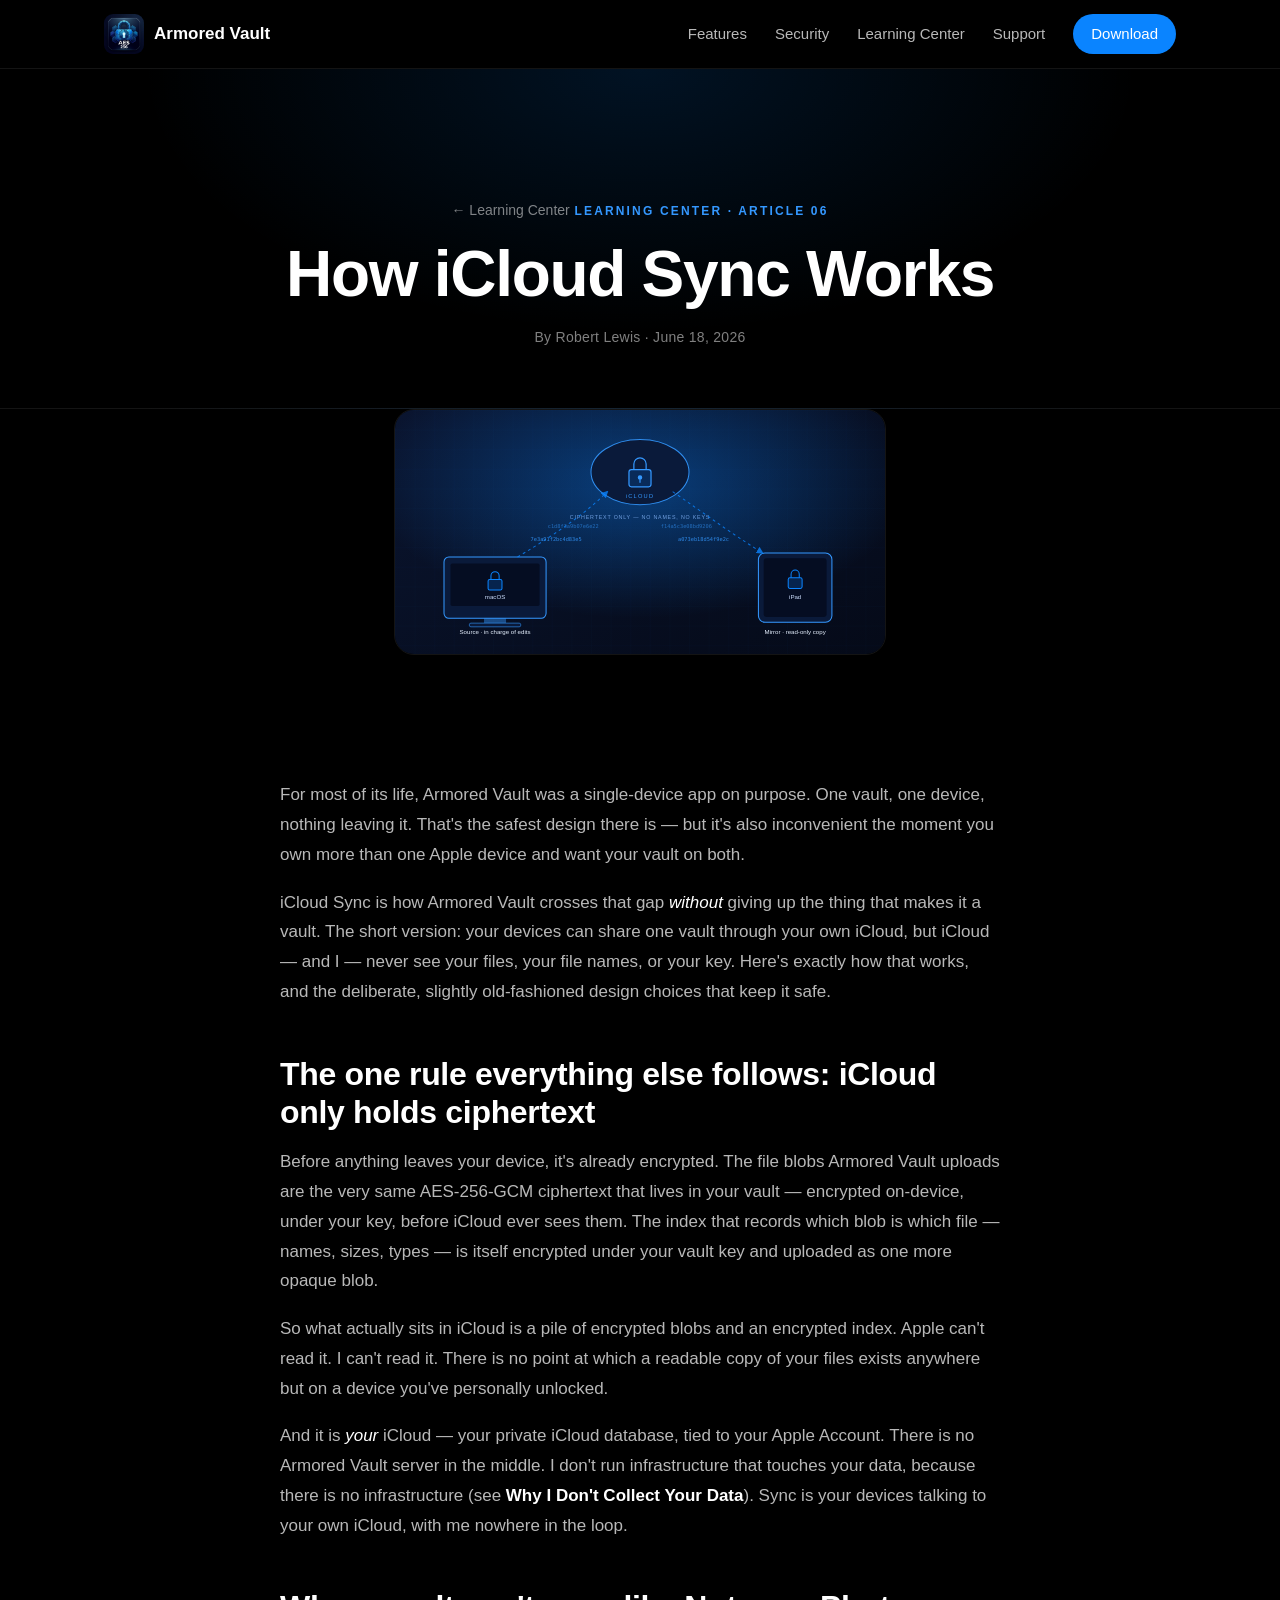
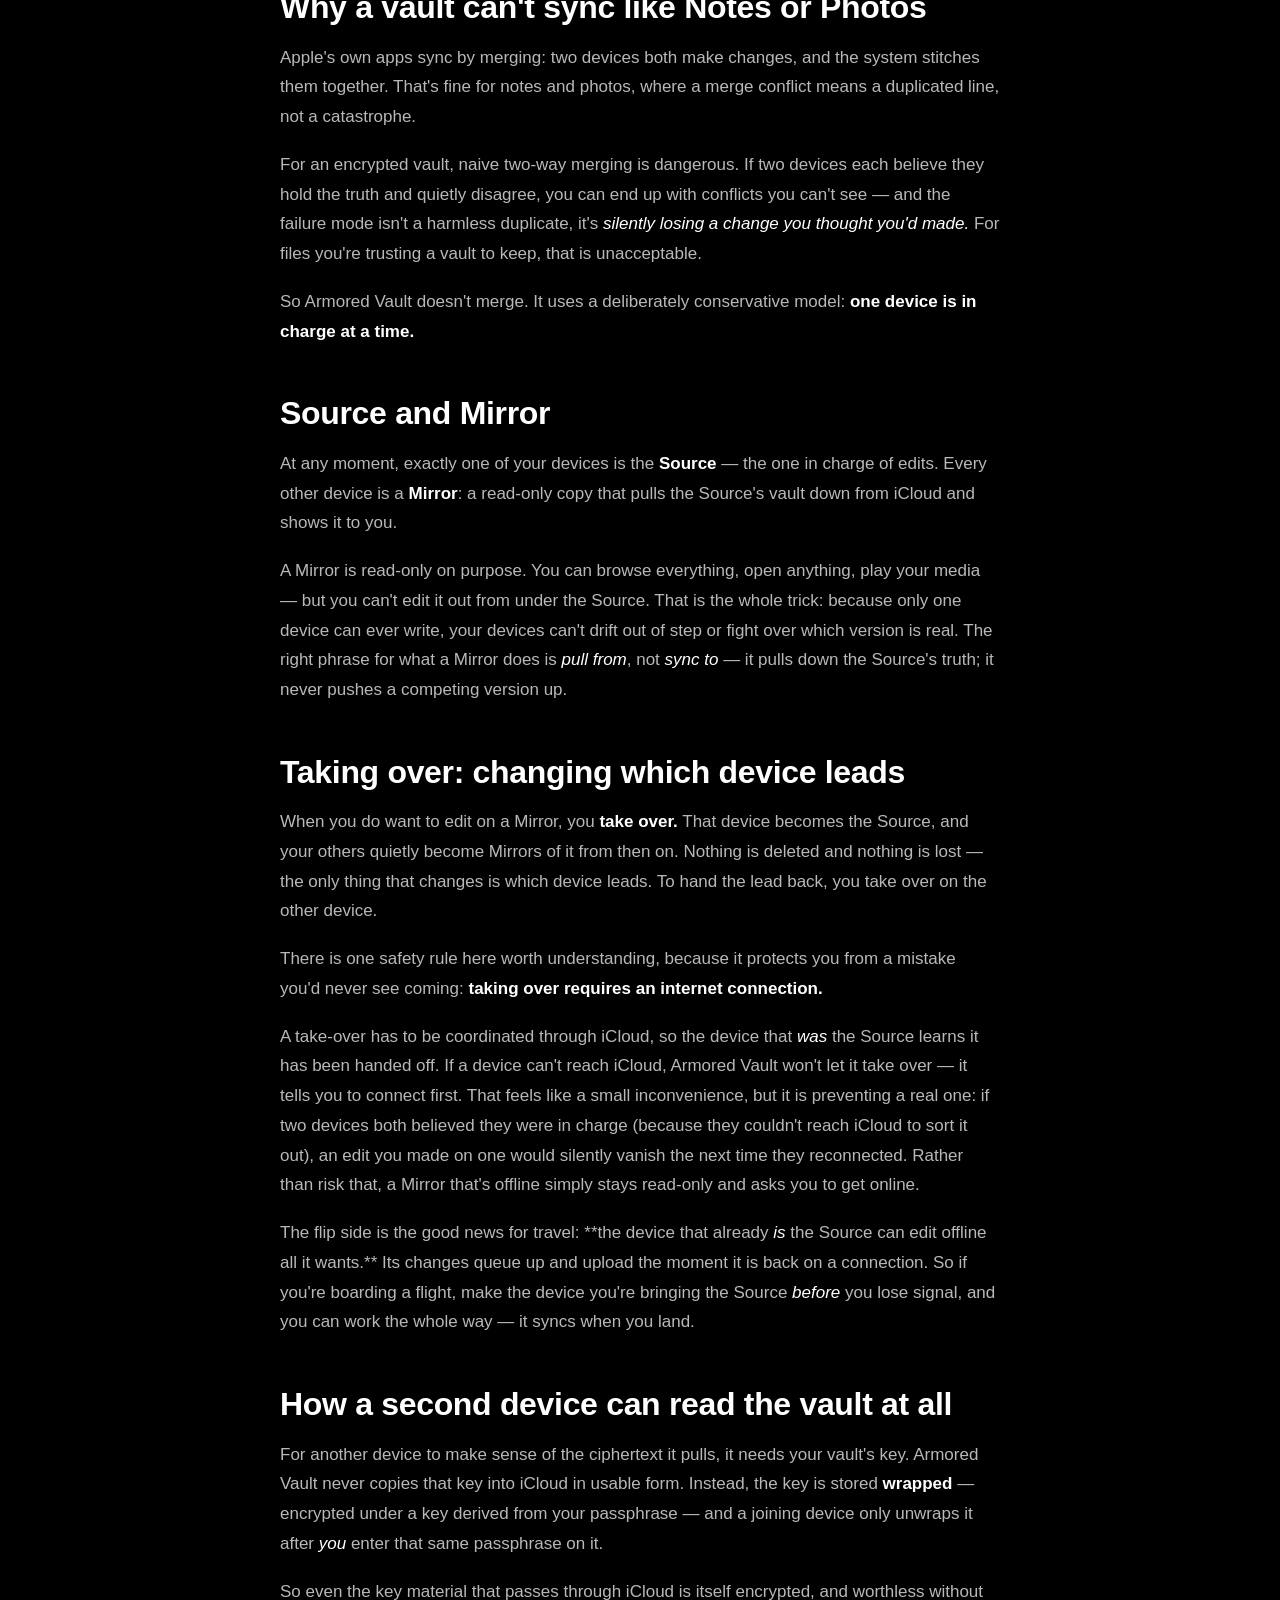
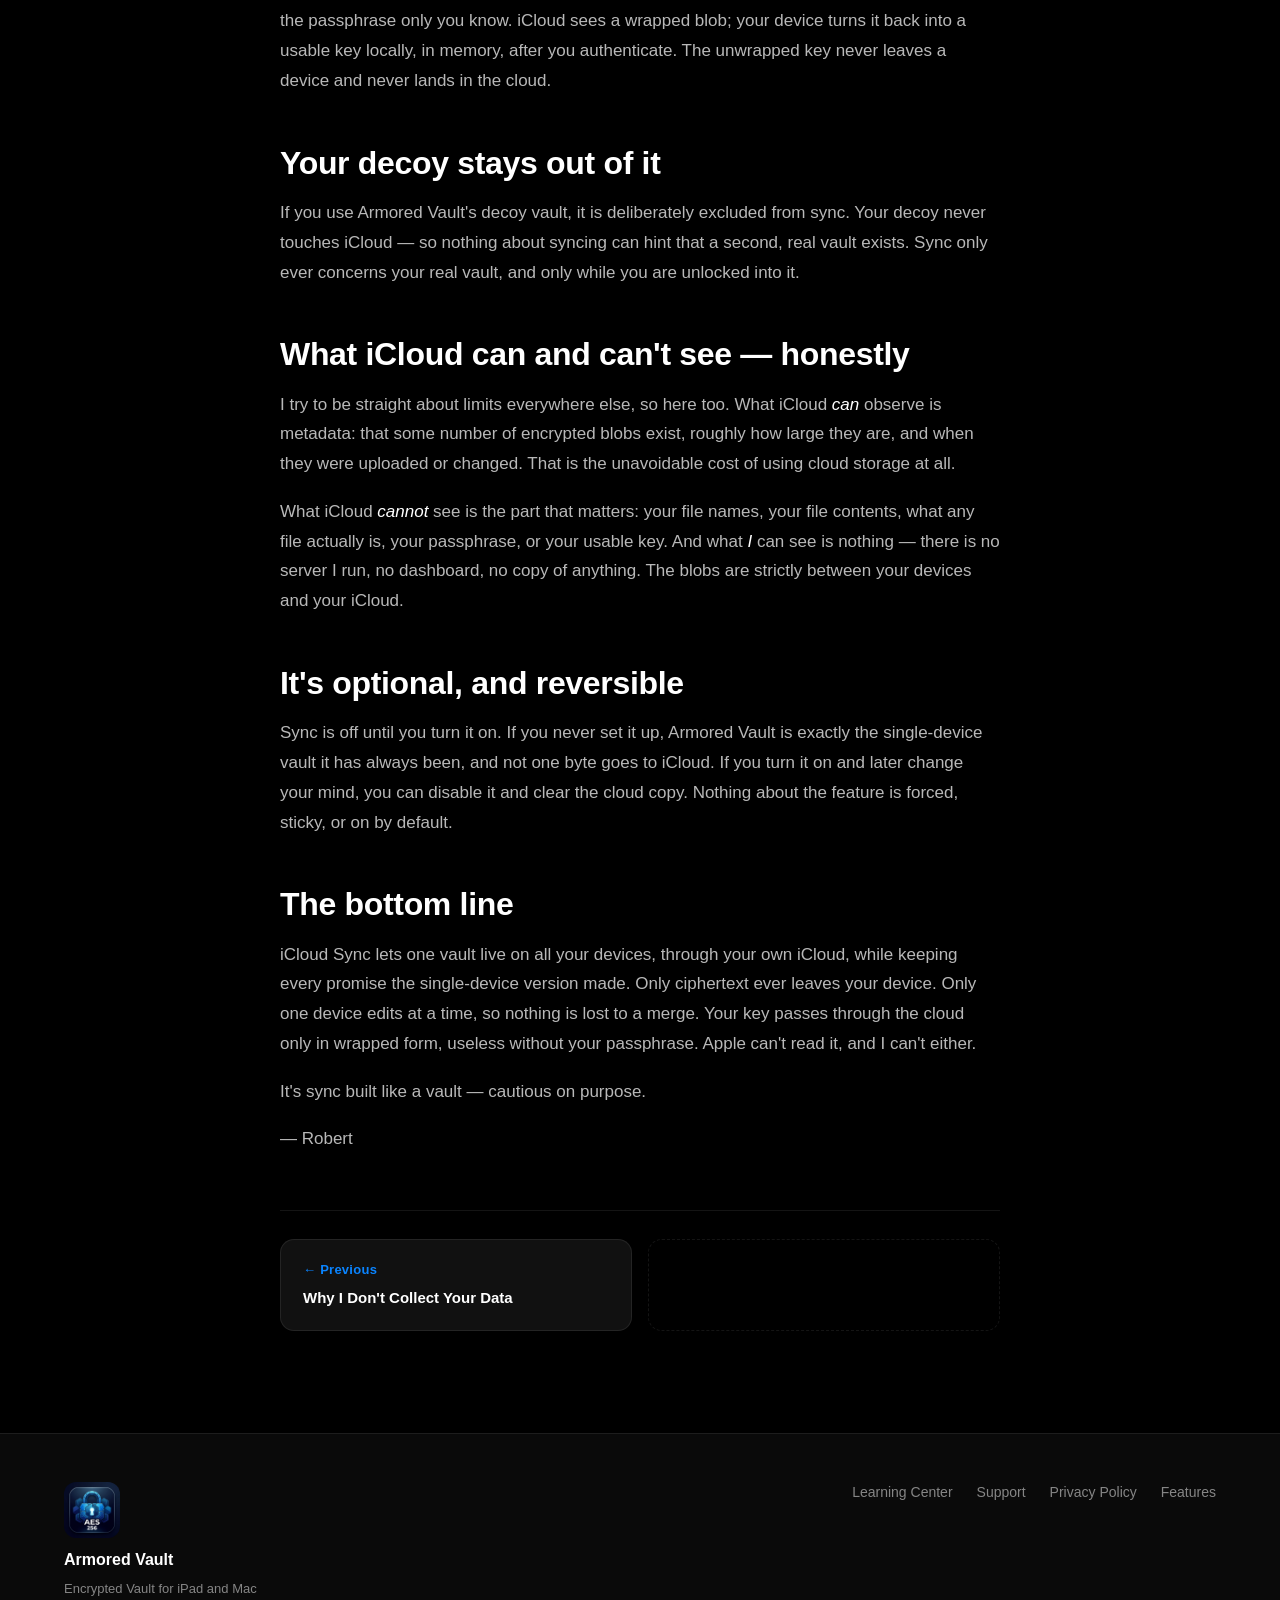
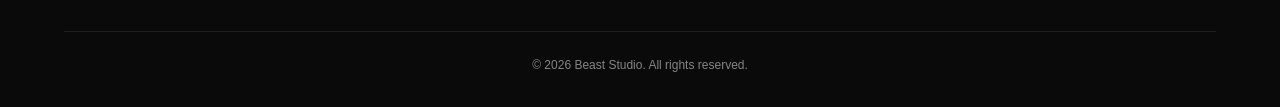
<file: learning/06-how-icloud-sync-works.html>
<!DOCTYPE html>
<html lang="en">
<head>
    <meta charset="UTF-8">
    <meta name="viewport" content="width=device-width, initial-scale=1.0">
    <title>How iCloud Sync Works — Armored Vault Learning Center</title>
    <meta name="description" content="Ciphertext-only sync across your devices, through your own iCloud, with one device in charge at a time — and why it can&#x27;t lose your data.">
    <link rel="icon" type="image/png" href="../assets/app-icon.png">
    <link rel="apple-touch-icon" href="../assets/app-icon.png">
    <link rel="stylesheet" href="../style.css?v=20260701a">
</head>
<body>

<header class="nav">
    <div class="nav-inner">
        <a href="../index.html#top" class="nav-brand">
            <img class="nav-icon" src="../assets/app-icon.png" alt="">
            <span>Armored Vault</span>
        </a>
        <button class="nav-toggle" aria-label="Toggle menu" aria-expanded="false">
            <span></span><span></span><span></span>
        </button>
        <nav class="nav-links">
            <a href="../index.html#features">Features</a>
            <a href="../index.html#security">Security</a>
            <a href="../learning-center.html">Learning Center</a>
            <a href="../support.html">Support</a>
            <a href="../index.html#download" class="nav-cta">Download</a>
        </nav>
    </div>
</header>

<section class="support-hero article-hero">
    <div class="support-hero-inner">
        <a href="../learning-center.html" class="article-back">&larr; Learning Center</a>
        <span class="eyebrow">LEARNING CENTER &middot; ARTICLE 06</span>
        <h1>How iCloud Sync Works</h1>
        <p class="article-meta">By Robert Lewis &middot; June 18, 2026</p>
    </div>
</section>

<div class="article-hero-image">
    <img src="images/06-sync.svg" alt="An encrypted vault syncing between a Mac and an iPad through an iCloud lock, carrying only ciphertext" loading="lazy">
</div>

<article class="article-section">
    <div class="article-inner">
        <div class="article-body">
<p>For most of its life, Armored Vault was a single-device app on purpose. One vault, one device, nothing leaving it. That&#x27;s the safest design there is — but it&#x27;s also inconvenient the moment you own more than one Apple device and want your vault on both.</p>
<p>iCloud Sync is how Armored Vault crosses that gap <em>without</em> giving up the thing that makes it a vault. The short version: your devices can share one vault through your own iCloud, but iCloud — and I — never see your files, your file names, or your key. Here&#x27;s exactly how that works, and the deliberate, slightly old-fashioned design choices that keep it safe.</p>
<h2>The one rule everything else follows: iCloud only holds ciphertext</h2>
<p>Before anything leaves your device, it&#x27;s already encrypted. The file blobs Armored Vault uploads are the very same AES-256-GCM ciphertext that lives in your vault — encrypted on-device, under your key, before iCloud ever sees them. The index that records which blob is which file — names, sizes, types — is itself encrypted under your vault key and uploaded as one more opaque blob.</p>
<p>So what actually sits in iCloud is a pile of encrypted blobs and an encrypted index. Apple can&#x27;t read it. I can&#x27;t read it. There is no point at which a readable copy of your files exists anywhere but on a device you&#x27;ve personally unlocked.</p>
<p>And it is <em>your</em> iCloud — your private iCloud database, tied to your Apple Account. There is no Armored Vault server in the middle. I don&#x27;t run infrastructure that touches your data, because there is no infrastructure (see <strong>Why I Don&#x27;t Collect Your Data</strong>). Sync is your devices talking to your own iCloud, with me nowhere in the loop.</p>
<h2>Why a vault can&#x27;t sync like Notes or Photos</h2>
<p>Apple&#x27;s own apps sync by merging: two devices both make changes, and the system stitches them together. That&#x27;s fine for notes and photos, where a merge conflict means a duplicated line, not a catastrophe.</p>
<p>For an encrypted vault, naive two-way merging is dangerous. If two devices each believe they hold the truth and quietly disagree, you can end up with conflicts you can&#x27;t see — and the failure mode isn&#x27;t a harmless duplicate, it&#x27;s <em>silently losing a change you thought you&#x27;d made.</em> For files you&#x27;re trusting a vault to keep, that is unacceptable.</p>
<p>So Armored Vault doesn&#x27;t merge. It uses a deliberately conservative model: <strong>one device is in charge at a time.</strong></p>
<h2>Source and Mirror</h2>
<p>At any moment, exactly one of your devices is the <strong>Source</strong> — the one in charge of edits. Every other device is a <strong>Mirror</strong>: a read-only copy that pulls the Source&#x27;s vault down from iCloud and shows it to you.</p>
<p>A Mirror is read-only on purpose. You can browse everything, open anything, play your media — but you can&#x27;t edit it out from under the Source. That is the whole trick: because only one device can ever write, your devices can&#x27;t drift out of step or fight over which version is real. The right phrase for what a Mirror does is <em>pull from</em>, not <em>sync to</em> — it pulls down the Source&#x27;s truth; it never pushes a competing version up.</p>
<h2>Taking over: changing which device leads</h2>
<p>When you do want to edit on a Mirror, you <strong>take over.</strong> That device becomes the Source, and your others quietly become Mirrors of it from then on. Nothing is deleted and nothing is lost — the only thing that changes is which device leads. To hand the lead back, you take over on the other device.</p>
<p>There is one safety rule here worth understanding, because it protects you from a mistake you&#x27;d never see coming: <strong>taking over requires an internet connection.</strong></p>
<p>A take-over has to be coordinated through iCloud, so the device that <em>was</em> the Source learns it has been handed off. If a device can&#x27;t reach iCloud, Armored Vault won&#x27;t let it take over — it tells you to connect first. That feels like a small inconvenience, but it is preventing a real one: if two devices both believed they were in charge (because they couldn&#x27;t reach iCloud to sort it out), an edit you made on one would silently vanish the next time they reconnected. Rather than risk that, a Mirror that&#x27;s offline simply stays read-only and asks you to get online.</p>
<p>The flip side is the good news for travel: **the device that already <em>is</em> the Source can edit offline all it wants.** Its changes queue up and upload the moment it is back on a connection. So if you&#x27;re boarding a flight, make the device you&#x27;re bringing the Source <em>before</em> you lose signal, and you can work the whole way — it syncs when you land.</p>
<h2>How a second device can read the vault at all</h2>
<p>For another device to make sense of the ciphertext it pulls, it needs your vault&#x27;s key. Armored Vault never copies that key into iCloud in usable form. Instead, the key is stored <strong>wrapped</strong> — encrypted under a key derived from your passphrase — and a joining device only unwraps it after <em>you</em> enter that same passphrase on it.</p>
<p>So even the key material that passes through iCloud is itself encrypted, and worthless without the passphrase only you know. iCloud sees a wrapped blob; your device turns it back into a usable key locally, in memory, after you authenticate. The unwrapped key never leaves a device and never lands in the cloud.</p>
<h2>Your decoy stays out of it</h2>
<p>If you use Armored Vault&#x27;s decoy vault, it is deliberately excluded from sync. Your decoy never touches iCloud — so nothing about syncing can hint that a second, real vault exists. Sync only ever concerns your real vault, and only while you are unlocked into it.</p>
<h2>What iCloud can and can&#x27;t see — honestly</h2>
<p>I try to be straight about limits everywhere else, so here too. What iCloud <em>can</em> observe is metadata: that some number of encrypted blobs exist, roughly how large they are, and when they were uploaded or changed. That is the unavoidable cost of using cloud storage at all.</p>
<p>What iCloud <em>cannot</em> see is the part that matters: your file names, your file contents, what any file actually is, your passphrase, or your usable key. And what <em>I</em> can see is nothing — there is no server I run, no dashboard, no copy of anything. The blobs are strictly between your devices and your iCloud.</p>
<h2>It&#x27;s optional, and reversible</h2>
<p>Sync is off until you turn it on. If you never set it up, Armored Vault is exactly the single-device vault it has always been, and not one byte goes to iCloud. If you turn it on and later change your mind, you can disable it and clear the cloud copy. Nothing about the feature is forced, sticky, or on by default.</p>
<h2>The bottom line</h2>
<p>iCloud Sync lets one vault live on all your devices, through your own iCloud, while keeping every promise the single-device version made. Only ciphertext ever leaves your device. Only one device edits at a time, so nothing is lost to a merge. Your key passes through the cloud only in wrapped form, useless without your passphrase. Apple can&#x27;t read it, and I can&#x27;t either.</p>
<p>It&#x27;s sync built like a vault — cautious on purpose.</p>
<p>— Robert</p>
        </div>
        <div class="article-pager">
<a class="pager prev" href="05-why-i-dont-collect-your-data.html"><span class="pager-label">&larr; Previous</span><span class="pager-title">Why I Don&#x27;t Collect Your Data</span></a>
<span class="pager pager-empty"></span>
</div>
    </div>
</article>

<footer class="footer">
    <div class="footer-inner">
        <div class="footer-brand">
            <img class="nav-icon" src="../assets/app-icon.png" alt="">
            <strong>Armored Vault</strong>
            <p>Encrypted Vault for iPad and Mac</p>
        </div>
        <nav class="footer-links">
            <a href="../learning-center.html">Learning Center</a>
            <a href="../support.html">Support</a>
            <a href="../privacy.html">Privacy Policy</a>
            <a href="../index.html#features">Features</a>
        </nav>
    </div>
    <div class="footer-legal">
        <p>&copy; 2026 Beast Studio. All rights reserved.</p>
    </div>
</footer>

<script src="../assets/nav.js"></script>
</body>
</html>
</file>
<file: style.css>
/* ═══════════════════ RESET & TOKENS ═══════════════════ */
*, *::before, *::after { box-sizing: border-box; margin: 0; padding: 0; }

:root {
    --bg:           #000000;
    --bg-1:         #0a0a0a;
    --bg-2:         #111111;
    --bg-3:         #161616;
    --border:       rgba(255,255,255,0.08);
    --border-2:     rgba(255,255,255,0.14);
    --text:         #ffffff;
    --text-dim:     rgba(255,255,255,0.72);
    --text-muted:   rgba(255,255,255,0.5);
    --accent:       #0a84ff;
    --accent-hi:    #3498ff;
    --green:        #34c759;
    --red:          #ff3b30;
    --orange:       #ff9f0a;
    --yellow:       #ffd60a;
    --purple:       #bf5af2;
    --indigo:       #5e5ce6;
    --mint:         #63e6e2;
    --cyan:         #64d2ff;
    --gray:         #8e8e93;

    --radius-sm:    8px;
    --radius:       14px;
    --radius-lg:    20px;
    --radius-xl:    28px;

    --shadow-sm:    0 2px 8px rgba(0,0,0,0.4);
    --shadow:       0 8px 32px rgba(0,0,0,0.6);
    --shadow-lg:    0 24px 64px rgba(0,0,0,0.7);

    --font:         -apple-system, BlinkMacSystemFont, "SF Pro Display", "SF Pro Text", "Helvetica Neue", Helvetica, Arial, sans-serif;

    --max:          1200px;
    --pad:          clamp(20px, 5vw, 80px);
}

html { scroll-behavior: smooth; }

body {
    background: var(--bg);
    color: var(--text);
    font-family: var(--font);
    font-size: 17px;
    line-height: 1.55;
    -webkit-font-smoothing: antialiased;
    overflow-x: hidden;
}

a { color: var(--accent); text-decoration: none; }
a:hover { color: var(--accent-hi); }

img { display: block; max-width: 100%; height: auto; }

/* ═══════════════════ NAV ═══════════════════ */
.nav {
    position: sticky;
    top: 0;
    z-index: 100;
    background: rgba(0,0,0,0.75);
    backdrop-filter: saturate(180%) blur(20px);
    -webkit-backdrop-filter: saturate(180%) blur(20px);
    border-bottom: 1px solid var(--border);
}
.nav-inner {
    max-width: var(--max);
    margin: 0 auto;
    padding: 14px var(--pad);
    display: flex;
    align-items: center;
    justify-content: space-between;
    gap: 20px;
    position: relative;
}
.nav-brand {
    color: var(--text);
    font-weight: 700;
    font-size: 17px;
    display: flex;
    align-items: center;
    gap: 10px;
}
.nav-lock { font-size: 20px; }
.nav-icon {
    width: 40px;
    height: 40px;
    border-radius: 9px;
    display: block;
}
.footer-brand .nav-icon {
    width: 56px;
    height: 56px;
    border-radius: 12px;
    margin-bottom: 8px;
}
.brand-mark {
    width: clamp(72px, 10vw, 96px);
    height: clamp(72px, 10vw, 96px);
    border-radius: 20px;
    box-shadow: var(--shadow-sm);
    margin: 0 auto 20px;
    display: block;
}
.nav-links {
    display: flex;
    align-items: center;
    gap: 28px;
}
.nav-links a {
    color: var(--text-dim);
    font-size: 15px;
    font-weight: 500;
}
.nav-links a:hover { color: var(--text); }
.nav-cta {
    background: var(--accent);
    color: #fff !important;
    padding: 8px 18px;
    border-radius: 999px;
    font-weight: 600;
}
.nav-cta:hover { background: var(--accent-hi); color: #fff !important; }
.nav-toggle {
    display: none;
    background: transparent;
    border: 0;
    padding: 0;
    width: 40px;
    height: 40px;
    cursor: pointer;
    flex-direction: column;
    justify-content: center;
    align-items: center;
    gap: 6px;
}
.nav-toggle span {
    display: block;
    width: 22px;
    height: 2px;
    background: var(--text);
    border-radius: 2px;
    transition: transform 0.2s ease, opacity 0.2s ease;
}
.nav-toggle.is-open span:nth-child(1) { transform: translateY(8px) rotate(45deg); }
.nav-toggle.is-open span:nth-child(2) { opacity: 0; }
.nav-toggle.is-open span:nth-child(3) { transform: translateY(-8px) rotate(-45deg); }

/* ═══════════════════ HERO ═══════════════════ */
.hero {
    position: relative;
    padding: clamp(60px, 10vw, 120px) var(--pad) clamp(60px, 8vw, 100px);
    background:
        radial-gradient(ellipse at 10% 10%, rgba(10,132,255,0.18), transparent 45%),
        radial-gradient(ellipse at 90% 90%, rgba(94,92,230,0.14), transparent 45%),
        var(--bg);
    overflow: hidden;
}
.hero-inner {
    max-width: var(--max);
    margin: 0 auto;
    display: grid;
    grid-template-columns: 1fr 1.6fr;
    gap: 96px;
    align-items: center;
}
.eyebrow {
    display: inline-block;
    font-size: 12px;
    letter-spacing: 0.18em;
    font-weight: 600;
    color: var(--accent-hi);
    margin-bottom: 18px;
    text-transform: uppercase;
}
.hero h1 {
    font-size: clamp(40px, 6vw, 72px);
    line-height: 1.05;
    font-weight: 800;
    letter-spacing: -0.02em;
    margin-bottom: 24px;
}
.accent {
    background: linear-gradient(135deg, var(--accent) 0%, var(--cyan) 100%);
    -webkit-background-clip: text;
    background-clip: text;
    color: transparent;
}
.hero-sub {
    font-size: clamp(16px, 1.4vw, 19px);
    color: var(--text-dim);
    margin-bottom: 32px;
    max-width: 540px;
}
.hero-ctas {
    display: flex;
    gap: 14px;
    flex-wrap: wrap;
    margin-bottom: 32px;
}
.btn {
    display: inline-block;
    padding: 14px 28px;
    border-radius: 999px;
    font-weight: 600;
    font-size: 16px;
    transition: all 0.15s ease;
    border: 1px solid transparent;
}
.btn-primary {
    background: var(--accent);
    color: #fff;
}
.btn-primary:hover { background: var(--accent-hi); color: #fff; transform: translateY(-1px); }
.btn-ghost {
    background: transparent;
    color: var(--text);
    border-color: var(--border-2);
}
.btn-ghost:hover { background: var(--bg-2); color: var(--text); }

.hero-badges {
    list-style: none;
    display: flex;
    flex-wrap: wrap;
    gap: 18px;
    font-size: 14px;
    color: var(--text-muted);
}

/* Hero device — iPad-frame screenshot */
.hero-device {
    perspective: 1800px;
}
.device-frame {
    position: relative;
    border-radius: 22px;
    padding: 10px;
    background: linear-gradient(180deg, #2a2a2a 0%, #0e0e0e 100%);
    box-shadow: var(--shadow-lg);
    transform: rotateY(-6deg) rotateX(2deg);
    border: 1px solid rgba(255,255,255,0.08);
}
.device-frame img {
    border-radius: 14px;
    display: block;
    width: 100%;
    height: auto;
}

/* ═══════════════════ SECTION HEAD (shared) ═══════════════════ */
.section-head {
    max-width: var(--max);
    margin: 0 auto clamp(40px, 5vw, 64px);
    padding: 0 var(--pad);
    text-align: center;
}
.section-head h2 {
    font-size: clamp(30px, 4vw, 48px);
    line-height: 1.1;
    font-weight: 800;
    letter-spacing: -0.02em;
    margin-bottom: 14px;
}
.section-head p {
    color: var(--text-dim);
    font-size: clamp(15px, 1.2vw, 18px);
    max-width: 640px;
    margin: 0 auto;
}

/* ═══════════════════ MARQUEE ═══════════════════ */
.marquee-section {
    padding: clamp(60px, 7vw, 100px) 0;
    background: linear-gradient(180deg, var(--bg) 0%, var(--bg-1) 100%);
    border-top: 1px solid var(--border);
    border-bottom: 1px solid var(--border);
}
.marquee {
    overflow-x: auto;
    overflow-y: hidden;
    position: relative;
    scrollbar-width: none;
    -ms-overflow-style: none;
    -webkit-overflow-scrolling: touch;
    user-select: none;
    -webkit-user-select: none;
    cursor: grab;
    mask-image: linear-gradient(90deg, transparent 0%, #000 8%, #000 92%, transparent 100%);
    -webkit-mask-image: linear-gradient(90deg, transparent 0%, #000 8%, #000 92%, transparent 100%);
}
.marquee::-webkit-scrollbar { display: none; }
.marquee.dragging { cursor: grabbing; }
.marquee::before,
.marquee::after {
    content: "";
    position: absolute;
    top: 0;
    width: 120px;
    height: 100%;
    pointer-events: none;
    z-index: 2;
}
.marquee-track {
    display: flex;
    gap: 28px;
    width: max-content;
}
@keyframes scroll {
    from { transform: translateX(0); }
    to   { transform: translateX(calc(-50% - 14px)); } /* gap/2 offset keeps the loop seamless */
}

.shot {
    flex: 0 0 auto;
    width: clamp(320px, 32vw, 520px);
    text-align: center;
}
.shot img {
    width: 100%;
    height: auto;
    border-radius: var(--radius);
    border: 1px solid var(--border);
    background: var(--bg-2);
    box-shadow: var(--shadow);
    transition: transform 0.25s ease;
}
.shot:hover img {
    transform: scale(1.02);
    border-color: var(--border-2);
}
.shot figcaption {
    margin-top: 14px;
    font-size: 14px;
    color: var(--text-muted);
    font-weight: 500;
}
/* Per-row labels */
.marquee-label {
    text-align: center;
    font-size: 13px;
    letter-spacing: 0.14em;
    text-transform: uppercase;
    font-weight: 600;
    color: var(--accent-hi);
    margin: 0 0 20px;
}
.marquee + .marquee-label {
    margin-top: 56px;
}
.marquee-wrap { position: relative; }
.marquee-wrap img { -webkit-user-drag: none; }
.marq-btn {
    position: absolute;
    top: 50%;
    transform: translateY(-50%);
    z-index: 5;
    width: 46px;
    height: 46px;
    border-radius: 50%;
    border: 1px solid var(--border-2);
    background: rgba(18, 18, 20, 0.72);
    -webkit-backdrop-filter: blur(10px);
    backdrop-filter: blur(10px);
    color: #f2f2f7;
    font-size: 24px;
    line-height: 1;
    display: flex;
    align-items: center;
    justify-content: center;
    cursor: pointer;
    opacity: 0.5;
    transition: opacity 0.2s ease, background 0.2s ease, border-color 0.2s ease;
}
.marquee-wrap:hover .marq-btn { opacity: 1; }
.marq-btn:hover { background: rgba(32, 32, 36, 0.92); border-color: var(--accent-hi); }
.marq-prev { left: 12px; }
.marq-next { right: 12px; }

/* ═══════════════════ SECURE SYNC ═══════════════════ */
.sync { padding: clamp(60px, 8vw, 110px) 0; background: var(--bg); }
.sync-inner { max-width: var(--max); margin: 0 auto; padding: 0 var(--pad); }
.sync-title {
    text-align: center;
    font-size: clamp(28px, 4vw, 46px);
    font-weight: 700;
    letter-spacing: -0.02em;
    margin: 0 0 clamp(34px, 5vw, 60px);
}
/* topology */
.topo { position: relative; height: clamp(360px, 38vw, 480px); max-width: 960px; margin: 0 auto clamp(36px, 5vw, 60px); }
.topo-lines { position: absolute; inset: 0; width: 100%; height: 100%; z-index: 0; pointer-events: none; }
.node {
    position: absolute; z-index: 1; text-align: center; min-width: 128px;
    background: var(--bg-2, #14141a); border: 1.5px solid var(--border);
    border-radius: 16px; padding: 13px 16px 12px;
}
.node .glyph { width: 30px; height: 30px; margin: 0 auto 7px; display: block; color: #c7c9d1; }
.node .node-name { font-weight: 650; font-size: 15px; }
.node .node-sub { font-size: 11px; color: var(--text-muted); margin-top: 3px; }
.node-ipad    { left: 50%; top: 0; transform: translateX(-50%); border-color: rgba(48,209,88,0.75); box-shadow: 0 0 0 1px rgba(48,209,88,0.2), 0 0 34px rgba(48,209,88,0.12); }
.node-cloud   { left: 50%; top: 39%; transform: translateX(-50%); min-width: 200px; }
.node-macbook { left: 2%;  top: 52%; border-color: rgba(10,132,255,0.4); }
.node-mac     { right: 2%; top: 52%; border-color: rgba(10,132,255,0.4); }
.roles { display: inline-flex; margin-top: 9px; border-radius: 7px; overflow: hidden; border: 1px solid var(--border); font-size: 10px; font-weight: 700; letter-spacing: 0.05em; }
.roles span { padding: 3px 9px; color: var(--text-muted); background: rgba(255,255,255,0.03); }
.roles .on-source { background: #30d158; color: #04210d; }
.roles .on-mirror { background: #0a84ff; color: #041428; }
.topo-pill {
    position: absolute; z-index: 2; left: 50%; top: 78%; transform: translateX(-50%); max-width: 300px;
    display: flex; gap: 9px; align-items: flex-start;
    background: rgba(10,132,255,0.10); border: 1px solid rgba(10,132,255,0.32);
    border-radius: 12px; padding: 9px 13px; font-size: 12px; line-height: 1.42; color: var(--text-muted);
}
.topo-pill strong { color: #4aa8ff; }
.topo-pill .pill-ico { flex: 0 0 auto; color: #4aa8ff; margin-top: 1px; }
/* 6-card grid */
.sync-grid { display: grid; grid-template-columns: repeat(3, 1fr); gap: 18px; }
.sync-card {
    position: relative; background: #0f0f14; border: 1px solid var(--border);
    border-left: 4px solid var(--c); border-radius: 14px; padding: 18px 20px 20px;
}
.sync-card h3 { display: flex; align-items: center; gap: 10px; font-size: 16.5px; font-weight: 700; margin: 0 0 13px; }
.sync-card h3::before { content: ""; width: 11px; height: 11px; border-radius: 3px; flex: 0 0 auto; background: var(--c); }
.sync-card ul { list-style: none; margin: 0; padding: 0; display: grid; gap: 8px; }
.sync-card li { position: relative; padding-left: 18px; font-size: 13.5px; color: var(--text-muted); line-height: 1.35; }
.sync-card li::before { content: ""; position: absolute; left: 2px; top: 7px; width: 6px; height: 6px; border-radius: 50%; background: var(--c); }
.sync-card .count {
    position: absolute; top: 15px; right: 15px; width: 22px; height: 22px; border-radius: 50%;
    display: flex; align-items: center; justify-content: center; font-size: 11px; font-weight: 700;
    color: var(--text-muted); background: rgba(255,255,255,0.05); border: 1px solid var(--border);
}
.sc-green  { --c: #30d158; }
.sc-teal   { --c: #35cce0; }
.sc-yellow { --c: #f5c542; }
.sc-purple { --c: #bf5af2; }
.sc-indigo { --c: #7b8cfa; }
.sc-red    { --c: #ff6b6b; }
.sc-orange { --c: #ff9f47; }
.sc-cyan   { --c: #3ab6f0; }
.sc-blue   { --c: #5b8def; }
.spec-pills { display: flex; flex-wrap: wrap; gap: 8px; justify-content: center; align-items: center; max-width: 940px; margin: 0 auto clamp(32px, 4.5vw, 52px); }
.spec-tag { font-size: 11px; font-weight: 700; letter-spacing: 0.14em; color: var(--accent-hi); padding: 4px 6px; }
.spec-pill { display: inline-flex; align-items: center; gap: 6px; font-size: 12.5px; font-weight: 550; color: var(--text-muted); background: var(--bg-2, #14141a); border: 1px solid var(--border); border-radius: 999px; padding: 6px 13px; }
/* encryption flow diagram */
.flow { display: flex; align-items: center; justify-content: center; flex-wrap: wrap; gap: clamp(12px, 2.4vw, 30px); max-width: 900px; margin: 0 auto clamp(40px, 5vw, 62px); }
.flow-stage { text-align: center; }
.flow-icon { width: 92px; height: 92px; margin: 0 auto 12px; border-radius: 18px; display: flex; align-items: center; justify-content: center; background: var(--bg-2, #14141a); border: 1px solid var(--border); }
.flow-icon svg { width: 42px; height: 42px; }
.flow-files { color: #6ea8ff; border-color: rgba(110,168,255,0.4); }
.flow-enc { color: #30d158; border-color: rgba(48,209,88,0.45); box-shadow: 0 0 28px rgba(48,209,88,0.12); }
.flow-label { font-weight: 650; font-size: 15px; }
.flow-sub { font-size: 11.5px; color: var(--text-muted); margin-top: 3px; }
.flow-arrow { flex: 0 0 auto; color: var(--text-muted); opacity: 0.55; }
.flow-arrow svg { width: 38px; height: 22px; display: block; }
.flow-engine-stage { display: flex; flex-direction: column; align-items: center; }
.flow-key { display: inline-flex; align-items: center; gap: 7px; margin-bottom: 12px; background: rgba(245,197,66,0.10); border: 1px solid rgba(245,197,66,0.38); color: #f5c542; border-radius: 999px; padding: 5px 12px; font-size: 11.5px; font-weight: 600; white-space: nowrap; }
.flow-key svg { width: 15px; height: 15px; }
.flow-engine { width: clamp(162px, 20vw, 198px); padding: 20px 16px 15px; border-radius: 18px; text-align: center; background: linear-gradient(180deg, rgba(48,209,88,0.12), rgba(20,20,26,0.55)); border: 1.5px solid rgba(48,209,88,0.5); box-shadow: 0 0 36px rgba(48,209,88,0.16); }
.flow-engine > svg { width: 34px; height: 34px; color: #30d158; margin-bottom: 8px; }
.flow-engine-title { font-weight: 750; font-size: 18px; letter-spacing: -0.01em; }
.flow-engine-sub { font-size: 11px; color: var(--text-muted); margin-top: 2px; }
@media (max-width: 640px) { .flow { flex-direction: column; } .flow-arrow { transform: rotate(90deg); } }
@media (max-width: 900px) {
    .sync-grid { grid-template-columns: 1fr; }
    .topo { height: auto; display: grid; gap: 14px; justify-items: center; }
    .topo-lines { display: none; }
    .node, .topo-pill { position: static; transform: none; inset: auto; max-width: 460px; }
}

/* ═══════════════════ FEATURES ═══════════════════ */
.features {
    padding: clamp(80px, 10vw, 140px) 0;
    background: var(--bg);
}
.feature-grid {
    max-width: var(--max);
    margin: 0 auto;
    padding: 0 var(--pad);
    display: flex;
    flex-wrap: wrap;
    justify-content: center;
    gap: 20px;
}
.feature {
    flex: 1 1 280px;
    max-width: 360px;
    background: var(--bg-2);
    border: 1px solid var(--border);
    border-radius: var(--radius-lg);
    padding: 28px 24px;
    transition: all 0.2s ease;
}
.feature:hover {
    transform: translateY(-2px);
    border-color: var(--border-2);
    background: var(--bg-3);
}
.feature-icon {
    width: 48px;
    height: 48px;
    border-radius: 12px;
    display: flex;
    align-items: center;
    justify-content: center;
    font-size: 24px;
    margin-bottom: 18px;
    background: rgba(10,132,255,0.12);
}
.feature-icon.blue   { background: rgba(10,132,255,0.14); }
.feature-icon.green  { background: rgba(52,199,89,0.14); }
.feature-icon.red    { background: rgba(255,59,48,0.14); }
.feature-icon.orange { background: rgba(255,159,10,0.14); }
.feature-icon.yellow { background: rgba(255,214,10,0.14); }
.feature-icon.purple { background: rgba(191,90,242,0.14); }
.feature-icon.indigo { background: rgba(94,92,230,0.14); }
.feature-icon.mint   { background: rgba(99,230,226,0.14); }
.feature-icon.cyan   { background: rgba(100,210,255,0.14); }
.feature-icon.gray   { background: rgba(142,142,147,0.18); }
.feature h3 {
    font-size: 19px;
    font-weight: 700;
    margin-bottom: 8px;
    letter-spacing: -0.01em;
}
.feature p {
    font-size: 15px;
    color: var(--text-dim);
    line-height: 1.5;
}

/* ═══════════════════ SECURITY ═══════════════════ */
.security {
    padding: clamp(80px, 10vw, 140px) 0;
    background: var(--bg-1);
    border-top: 1px solid var(--border);
    border-bottom: 1px solid var(--border);
}
.sec-grid {
    max-width: var(--max);
    margin: 0 auto;
    padding: 0 var(--pad);
    display: grid;
    grid-template-columns: repeat(auto-fill, minmax(300px, 1fr));
    gap: 20px;
}
.sec-card {
    padding: 28px 24px;
    background: var(--bg-2);
    border: 1px solid var(--border);
    border-radius: var(--radius-lg);
    border-left: 3px solid var(--accent);
}
.sec-card h4 {
    font-size: 18px;
    font-weight: 700;
    margin-bottom: 10px;
}
.sec-card p {
    color: var(--text-dim);
    font-size: 15px;
}

/* ═══════════════════ DIFFERENTIATORS ═══════════════════ */
.differentiators {
    padding: clamp(80px, 10vw, 140px) 0;
    background: var(--bg);
}
.diff-grid {
    max-width: 1000px;
    margin: 0 auto;
    padding: 0 var(--pad);
    display: grid;
    grid-template-columns: 1fr 1fr;
    gap: 24px;
}
.diff-col {
    background: var(--bg-2);
    border: 1px solid var(--border);
    border-radius: var(--radius-lg);
    padding: 32px;
}
.pros-col {
    background: linear-gradient(180deg, rgba(10,132,255,0.08), transparent), var(--bg-2);
    border-color: rgba(10,132,255,0.3);
}
.diff-col h4 {
    font-size: 18px;
    font-weight: 700;
    margin-bottom: 18px;
    padding-bottom: 14px;
    border-bottom: 1px solid var(--border);
}
.pros-col h4 { color: var(--accent-hi); }
.diff-list {
    list-style: none;
    display: flex;
    flex-direction: column;
    gap: 12px;
}
.diff-list li {
    font-size: 15px;
    color: var(--text-dim);
    padding-left: 26px;
    position: relative;
    line-height: 1.4;
}
.diff-list.cons li::before {
    content: "\2715";
    position: absolute;
    left: 0;
    top: 0;
    color: var(--red);
    font-weight: 700;
}
.diff-list.pros li::before {
    content: "\2713";
    position: absolute;
    left: 0;
    top: 0;
    color: var(--green);
    font-weight: 700;
}

/* ═══════════════════ AUDIENCE ═══════════════════ */
.audience {
    padding: clamp(60px, 8vw, 100px) 0;
    background: var(--bg-1);
    border-top: 1px solid var(--border);
}
.persona-grid {
    max-width: var(--max);
    margin: 0 auto;
    padding: 0 var(--pad);
    display: grid;
    grid-template-columns: repeat(auto-fill, minmax(220px, 1fr));
    gap: 16px;
}
.persona {
    padding: 24px;
    background: var(--bg-2);
    border: 1px solid var(--border);
    border-radius: var(--radius);
    text-align: center;
    font-size: 14px;
    color: var(--text-dim);
}
.persona span {
    font-size: 32px;
    display: block;
    margin-bottom: 12px;
}
.persona strong {
    color: var(--text);
    font-size: 16px;
    display: block;
    margin-bottom: 6px;
}

/* ═══════════════════ FAQ ═══════════════════ */
.faq {
    padding: clamp(80px, 10vw, 140px) 0;
    background: var(--bg);
    border-top: 1px solid var(--border);
}
.faq-list {
    max-width: 800px;
    margin: 0 auto;
    padding: 0 var(--pad);
}
.faq-list details {
    background: var(--bg-2);
    border: 1px solid var(--border);
    border-radius: var(--radius);
    padding: 0 24px;
    margin-bottom: 12px;
    overflow: hidden;
}
.faq-list details[open] {
    border-color: var(--border-2);
    background: var(--bg-3);
}
.faq-list summary {
    padding: 20px 0;
    font-weight: 600;
    font-size: 16px;
    cursor: pointer;
    list-style: none;
    position: relative;
    padding-right: 40px;
}
.faq-list summary::-webkit-details-marker { display: none; }
.faq-list summary::after {
    content: "+";
    position: absolute;
    right: 0;
    top: 50%;
    transform: translateY(-50%);
    color: var(--accent);
    font-size: 22px;
    font-weight: 300;
    transition: transform 0.2s ease;
}
.faq-list details[open] summary::after {
    content: "\2212";
}
.faq-list details p {
    padding: 0 0 20px;
    color: var(--text-dim);
    font-size: 15px;
    line-height: 1.6;
}

/* ═══════════════════ DOWNLOAD ═══════════════════ */
.download {
    padding: clamp(80px, 10vw, 140px) var(--pad);
    background:
        radial-gradient(ellipse at center, rgba(10,132,255,0.18), transparent 60%),
        var(--bg);
    text-align: center;
    border-top: 1px solid var(--border);
}
.download-inner {
    max-width: 720px;
    margin: 0 auto;
}
.download h2 {
    font-size: clamp(30px, 4.5vw, 52px);
    font-weight: 800;
    letter-spacing: -0.02em;
    margin-bottom: 14px;
}
.download p {
    color: var(--text-dim);
    font-size: 17px;
    margin-bottom: 32px;
}
.app-store-btn {
    display: inline-block;
    margin-bottom: 16px;
}
.app-store-pill {
    display: flex;
    align-items: center;
    gap: 12px;
    background: #000;
    border: 1px solid var(--border-2);
    color: #fff;
    padding: 12px 24px;
    border-radius: 12px;
    transition: all 0.15s ease;
    min-width: 220px;
    justify-content: center;
}
.app-store-pill:hover {
    background: #111;
    border-color: #fff;
    transform: translateY(-1px);
}
.app-store-apple {
    font-size: 32px;
    line-height: 1;
}
.app-store-text {
    display: flex;
    flex-direction: column;
    align-items: flex-start;
    line-height: 1.1;
}
.app-store-text small {
    font-size: 11px;
    opacity: 0.8;
}
.app-store-text strong {
    font-size: 19px;
    font-weight: 600;
}
.coming-soon {
    font-size: 13px !important;
    color: var(--text-muted) !important;
    margin: 0 !important;
}

/* ═══════════════════ FOOTER ═══════════════════ */
.footer {
    padding: 48px var(--pad) 32px;
    background: var(--bg-1);
    border-top: 1px solid var(--border);
}
.footer-inner {
    max-width: var(--max);
    margin: 0 auto;
    display: flex;
    justify-content: space-between;
    align-items: flex-start;
    gap: 40px;
    flex-wrap: wrap;
    padding-bottom: 32px;
    border-bottom: 1px solid var(--border);
}
.footer-brand strong {
    display: block;
    font-size: 16px;
    margin-bottom: 4px;
}
.footer-brand p {
    font-size: 13px;
    color: var(--text-muted);
}
.footer-brand {
    display: flex;
    flex-direction: column;
    gap: 2px;
}
.footer-brand .nav-lock {
    margin-bottom: 8px;
}
.footer-links {
    display: flex;
    gap: 24px;
    flex-wrap: wrap;
}
.footer-links a {
    color: var(--text-muted);
    font-size: 14px;
}
.footer-links a:hover { color: var(--text); }
.footer-legal {
    max-width: var(--max);
    margin: 24px auto 0;
    font-size: 12px;
    color: var(--text-muted);
    text-align: center;
}

/* ═══════════════════ RESPONSIVE ═══════════════════ */
@media (max-width: 880px) {
    .nav-toggle { display: flex; }
    .nav-links {
        display: none;
        position: absolute;
        top: 100%;
        left: 0;
        right: 0;
        flex-direction: column;
        align-items: stretch;
        gap: 0;
        background: rgba(0,0,0,0.96);
        backdrop-filter: saturate(180%) blur(20px);
        -webkit-backdrop-filter: saturate(180%) blur(20px);
        padding: 8px var(--pad) 20px;
        border-bottom: 1px solid var(--border);
    }
    .nav-links.is-open { display: flex; }
    .nav-links a {
        padding: 16px 0;
        font-size: 17px;
        color: var(--text);
        border-bottom: 1px solid var(--border);
    }
    .nav-links a:last-child { border-bottom: none; }
    .nav-cta {
        margin-top: 12px;
        text-align: center;
        background: var(--accent) !important;
        color: #fff !important;
        border-radius: 999px;
        padding: 14px 18px !important;
    }

    .hero-inner {
        grid-template-columns: 1fr;
        gap: 40px;
    }
    .device-frame { transform: none; }
    .diff-grid { grid-template-columns: 1fr; }
    .shot { width: 85vw; max-width: 460px; }
    .marquee-track { animation-duration: 70s; }
}

@media (prefers-reduced-motion: reduce) {
    .marquee-track { animation: none; }
    .marquee { overflow-x: auto; }
    html { scroll-behavior: auto; }
}

/* ═══════════════════ SUPPORT PAGE ═══════════════════ */
.support-hero {
    padding: clamp(80px, 10vw, 140px) var(--pad) clamp(40px, 5vw, 60px);
    background:
        radial-gradient(ellipse at 50% 0%, rgba(10,132,255,0.14), transparent 55%),
        var(--bg);
    text-align: center;
    border-bottom: 1px solid var(--border);
}
.support-hero-inner {
    max-width: 720px;
    margin: 0 auto;
}
.support-hero h1 {
    font-size: clamp(38px, 5.5vw, 64px);
    line-height: 1.08;
    font-weight: 800;
    letter-spacing: -0.02em;
    margin-bottom: 20px;
}
.support-hero .hero-sub {
    margin: 0 auto;
    color: var(--text-dim);
}

.support-contact {
    padding: clamp(40px, 6vw, 72px) var(--pad);
    background: var(--bg);
}
.support-contact-inner {
    max-width: 720px;
    margin: 0 auto;
}
.contact-card {
    background: var(--bg-2);
    border: 1px solid var(--border);
    border-radius: var(--radius-lg);
    padding: clamp(32px, 4vw, 48px);
    text-align: center;
    transition: all 0.2s ease;
}
.contact-card:hover {
    border-color: var(--border-2);
    background: var(--bg-3);
}
.contact-icon {
    font-size: 40px;
    margin-bottom: 12px;
}
.contact-card h3 {
    font-size: 22px;
    font-weight: 700;
    margin-bottom: 10px;
    letter-spacing: -0.01em;
}
.contact-card p {
    font-size: 17px;
    color: var(--text-dim);
    margin-bottom: 6px;
}
.contact-card p:last-child {
    margin-bottom: 0;
}
.contact-card a {
    font-weight: 600;
    font-size: 19px;
}
.contact-meta {
    font-size: 14px !important;
    color: var(--text-muted) !important;
    margin-top: 10px !important;
}
.contact-meta strong {
    color: var(--text-dim);
    font-weight: 600;
}

/* ═══════════════════ LEGAL / PRIVACY ═══════════════════ */
.legal {
    padding: clamp(40px, 6vw, 72px) var(--pad) clamp(60px, 8vw, 100px);
    background: var(--bg);
}
.legal-inner {
    max-width: 760px;
    margin: 0 auto;
}
.legal .effective {
    font-size: 14px;
    color: var(--text-muted);
    margin-bottom: 32px;
    padding-bottom: 24px;
    border-bottom: 1px solid var(--border);
}
.legal h2 {
    font-size: 20px;
    font-weight: 700;
    color: var(--text);
    margin-top: 36px;
    margin-bottom: 12px;
    letter-spacing: -0.01em;
}
.legal h2:first-of-type { margin-top: 0; }
.legal p {
    color: var(--text-dim);
    font-size: 16px;
    margin-bottom: 16px;
}
.legal hr {
    border: none;
    border-top: 1px solid var(--border);
    margin: 32px 0;
}
.legal ul {
    list-style: none;
    padding: 0;
    margin-bottom: 20px;
}
.legal li {
    color: var(--text-dim);
    font-size: 16px;
    padding-left: 24px;
    position: relative;
    margin-bottom: 10px;
}
.legal li::before {
    content: "•";
    color: var(--accent);
    position: absolute;
    left: 8px;
    font-weight: 700;
}
.legal strong {
    color: var(--text);
    font-weight: 600;
}

/* ═══════════════════ LIGHTBOX ═══════════════════ */
.lightbox {
    position: fixed;
    inset: 0;
    z-index: 1000;
    background: rgba(0, 0, 0, 0.95);
    backdrop-filter: blur(8px);
    -webkit-backdrop-filter: blur(8px);
    display: none;
    align-items: center;
    justify-content: center;
    padding: clamp(16px, 4vw, 48px);
    cursor: zoom-out;
    opacity: 0;
    transition: opacity 0.2s ease;
}
.lightbox.open {
    display: flex;
    opacity: 1;
}
.lightbox-img {
    max-width: 95vw;
    max-height: 90vh;
    width: auto;
    height: auto;
    object-fit: contain;
    border-radius: var(--radius);
    box-shadow: var(--shadow-lg);
    border: 1px solid var(--border-2);
    cursor: zoom-out;
    user-select: none;
    -webkit-user-drag: none;
}
.lightbox-close {
    position: absolute;
    top: clamp(16px, 2vw, 28px);
    right: clamp(16px, 2vw, 28px);
    width: 44px;
    height: 44px;
    border-radius: 50%;
    border: 1px solid var(--border-2);
    background: rgba(0, 0, 0, 0.6);
    color: #fff;
    font-size: 28px;
    line-height: 1;
    font-weight: 300;
    cursor: pointer;
    display: flex;
    align-items: center;
    justify-content: center;
    padding: 0;
    z-index: 1001;
    transition: all 0.15s ease;
    -webkit-backdrop-filter: blur(10px);
    backdrop-filter: blur(10px);
}
.lightbox-close:hover {
    background: rgba(255, 255, 255, 0.12);
    border-color: #fff;
    transform: scale(1.05);
}
.lightbox-close:active {
    transform: scale(0.96);
}

/* ═══════════════════ LEARNING CENTER INDEX ═══════════════════ */
/* Reuses .support-hero for the page hero and .features / .feature-grid
   for the article grid. Adds a small "Article 0X" eyebrow above the
   feature card title and a "Read the article →" CTA at the bottom. */
.feature-link {
    text-decoration: none;
    color: inherit;
    display: flex;
    flex-direction: column;
    transition: border-color 0.2s ease, transform 0.2s ease, background 0.2s ease;
}
.feature-link:hover {
    border-color: var(--accent);
    transform: translateY(-2px);
    color: inherit;
}
.feature-num {
    display: inline-block;
    font-size: 11px;
    font-weight: 700;
    letter-spacing: 0.18em;
    text-transform: uppercase;
    color: var(--accent-hi);
    margin-bottom: 8px;
}
.feature-cta {
    margin-top: auto;
    padding-top: 16px;
    color: var(--accent);
    font-size: 15px;
    font-weight: 600;
}
.feature-link:hover .feature-cta { color: var(--accent-hi); }

/* ═══════════════════ ARTICLE PAGES ═══════════════════ */
.article-hero .article-back {
    display: inline-block;
    margin-bottom: 18px;
    color: var(--text-muted);
    font-size: 14px;
    font-weight: 500;
}
.article-hero .article-back:hover { color: var(--accent); }
.article-hero h1 {
    margin-bottom: 18px;
}
.article-meta {
    color: var(--text-muted);
    font-size: 14px;
    letter-spacing: 0.02em;
    margin: 0;
}

.article-section {
    padding: clamp(48px, 6vw, 80px) var(--pad) clamp(60px, 8vw, 120px);
    background: var(--bg);
}
.article-inner {
    max-width: 720px;
    margin: 0 auto;
}

.article-body {
    color: var(--text-dim);
    font-size: 17px;
    line-height: 1.75;
}
.article-body h2 {
    color: var(--text);
    font-size: clamp(24px, 3vw, 32px);
    font-weight: 700;
    letter-spacing: -0.01em;
    margin: 48px 0 16px;
    line-height: 1.2;
}
.article-body h2:first-child { margin-top: 0; }
.article-body h3 {
    color: var(--text);
    font-size: clamp(19px, 2vw, 22px);
    font-weight: 700;
    margin: 32px 0 12px;
    line-height: 1.3;
}
.article-body p { margin-bottom: 18px; }
.article-body strong { color: var(--text); font-weight: 600; }
.article-body em { color: var(--text); font-style: italic; }
.article-body a { color: var(--accent); }
.article-body a:hover { color: var(--accent-hi); text-decoration: underline; }

.article-body ul,
.article-body ol {
    margin: 0 0 22px;
    padding-left: 28px;
}
.article-body li { margin-bottom: 10px; }
.article-body li::marker { color: var(--accent); }

.article-body code {
    background: var(--bg-2);
    border: 1px solid var(--border);
    padding: 2px 6px;
    border-radius: 5px;
    font-family: "SF Mono", ui-monospace, Menlo, Monaco, Consolas, monospace;
    font-size: 0.9em;
    color: var(--text);
}
.article-body pre {
    background: var(--bg-2);
    border: 1px solid var(--border);
    border-radius: var(--radius-sm);
    padding: 18px 20px;
    margin: 0 0 22px;
    overflow-x: auto;
    line-height: 1.5;
}
.article-body pre code {
    background: transparent;
    border: none;
    padding: 0;
    border-radius: 0;
    font-size: 14px;
    color: var(--text);
}

.article-body hr {
    border: none;
    border-top: 1px solid var(--border);
    margin: 32px 0;
}

.table-wrap {
    overflow-x: auto;
    margin: 0 0 24px;
    border: 1px solid var(--border);
    border-radius: var(--radius-sm);
}
.article-body table {
    width: 100%;
    border-collapse: collapse;
    font-size: 15px;
}
.article-body th,
.article-body td {
    padding: 12px 14px;
    text-align: left;
    border-bottom: 1px solid var(--border);
    vertical-align: top;
}
.article-body th {
    background: var(--bg-2);
    color: var(--text);
    font-weight: 600;
    font-size: 13px;
    letter-spacing: 0.02em;
    text-transform: uppercase;
}
.article-body tbody tr:last-child td { border-bottom: none; }
.article-body td code { white-space: nowrap; }

/* Article pager */
.article-pager {
    display: grid;
    grid-template-columns: 1fr 1fr;
    gap: 16px;
    margin-top: 56px;
    padding-top: 28px;
    border-top: 1px solid var(--border);
}
.pager {
    display: flex;
    flex-direction: column;
    gap: 6px;
    padding: 20px 22px;
    background: var(--bg-2);
    border: 1px solid var(--border);
    border-radius: var(--radius);
    color: var(--text);
    transition: border-color 0.2s ease, background 0.2s ease;
    text-decoration: none;
}
.pager:hover {
    border-color: var(--accent);
    background: var(--bg-3);
    color: var(--text);
}
.pager.next { text-align: right; }
.pager-empty {
    background: transparent;
    border: 1px dashed var(--border);
}
.pager-label {
    color: var(--accent);
    font-size: 13px;
    font-weight: 600;
    letter-spacing: 0.02em;
}
.pager-title {
    color: var(--text);
    font-size: 15px;
    font-weight: 600;
}

@media (max-width: 640px) {
    .article-pager { grid-template-columns: 1fr; }
    .pager.next { text-align: left; }
}

/* Support page → Learning Center link */
.support-learn-more {
    max-width: 720px;
    margin: 32px auto 0;
    padding: 0 var(--pad);
    text-align: center;
}
.support-learn-more a {
    color: var(--accent);
    font-weight: 600;
    font-size: 15px;
}
.support-learn-more a:hover { color: var(--accent-hi); }

/* ═══════════════════ LEARNING CENTER (blog-style) ═══════════════════ */
.lc-hero {
    padding: 96px var(--pad) 64px;
    text-align: center;
    background:
        radial-gradient(ellipse at 50% 0%, rgba(10,132,255,0.18), transparent 60%),
        var(--bg);
    border-bottom: 1px solid var(--border);
}
.lc-hero-inner {
    max-width: 760px;
    margin: 0 auto;
}
.lc-hero .eyebrow {
    display: inline-block;
    color: var(--accent);
    font-size: 12px;
    font-weight: 700;
    letter-spacing: 0.18em;
    margin-bottom: 18px;
}
.lc-hero h1 {
    font-size: clamp(40px, 6vw, 64px);
    font-weight: 700;
    letter-spacing: -0.02em;
    line-height: 1.05;
    margin-bottom: 18px;
}
.lc-hero .hero-sub {
    color: var(--text-dim);
    font-size: clamp(17px, 2vw, 20px);
    line-height: 1.55;
    max-width: 640px;
    margin: 0 auto;
}

.lc-posts {
    padding: 72px var(--pad) 96px;
}
.lc-posts-inner {
    max-width: 620px;
    margin: 0 auto;
    display: grid;
    gap: 48px;
}

.lc-post {
    display: block;
    color: var(--text);
    text-decoration: none;
    text-align: center;
    transition: transform 0.25s ease;
}
.lc-post:hover {
    transform: translateY(-3px);
    color: var(--text);
}

.lc-post-media {
    aspect-ratio: 2 / 1;
    overflow: hidden;
    background: var(--bg-2);
    border: 1px solid var(--border);
    border-radius: var(--radius-lg);
    margin-bottom: 24px;
    transition: border-color 0.25s ease, box-shadow 0.25s ease;
}
.lc-post:hover .lc-post-media {
    border-color: var(--border-2);
    box-shadow: var(--shadow);
}
.lc-post-media img {
    width: 100%;
    height: 100%;
    object-fit: cover;
    display: block;
    transition: transform 0.4s ease;
}
.lc-post:hover .lc-post-media img {
    transform: scale(1.02);
}

.lc-post-body {
    padding: 0 4px;
}
.lc-post-meta {
    color: var(--text-muted);
    font-size: 12px;
    font-weight: 500;
    letter-spacing: 0.08em;
    text-transform: uppercase;
    margin-bottom: 12px;
}
.lc-post-title {
    font-size: clamp(22px, 2.6vw, 28px);
    font-weight: 700;
    letter-spacing: -0.01em;
    line-height: 1.25;
    margin-bottom: 12px;
    color: var(--text);
}
.lc-post-excerpt {
    color: var(--text-dim);
    font-size: 15px;
    line-height: 1.6;
    margin-bottom: 18px;
}
.lc-post-cta {
    display: inline-block;
    color: var(--accent);
    font-size: 14px;
    font-weight: 600;
    transition: color 0.2s ease, transform 0.2s ease;
}
.lc-post:hover .lc-post-cta {
    color: var(--accent-hi);
    transform: translateX(2px);
}

@media (max-width: 640px) {
    .lc-hero { padding: 72px var(--pad) 48px; }
    .lc-posts { padding: 48px var(--pad) 72px; }
    .lc-posts-inner { gap: 36px; }
}

/* Article hero image (top of each article page) */
.article-hero-image {
    max-width: 620px;
    margin: 0 auto 48px;
    padding: 0 var(--pad);
}
.article-hero-image img {
    width: 100%;
    aspect-ratio: 2 / 1;
    object-fit: cover;
    border-radius: var(--radius-lg);
    border: 1px solid var(--border);
    display: block;
}
@media (max-width: 640px) {
    .article-hero-image { margin-bottom: 32px; }
}
</file>
